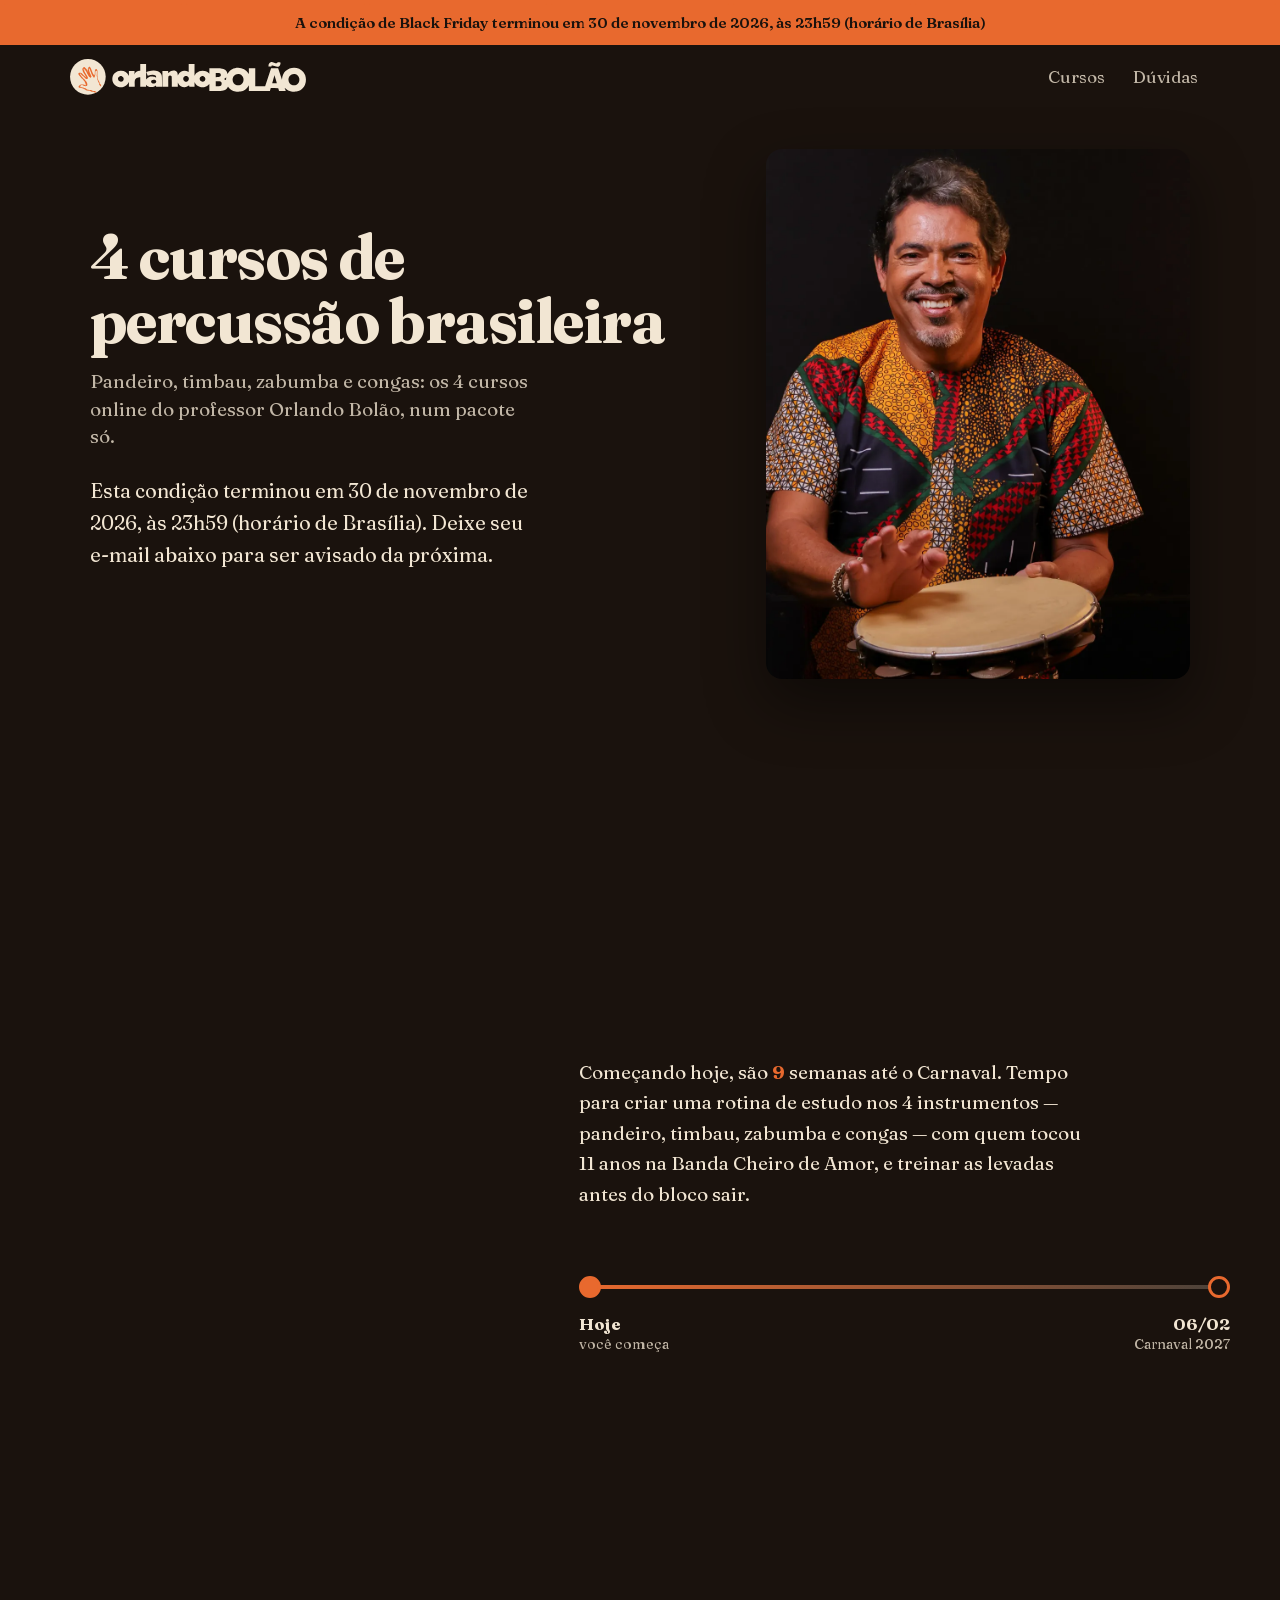
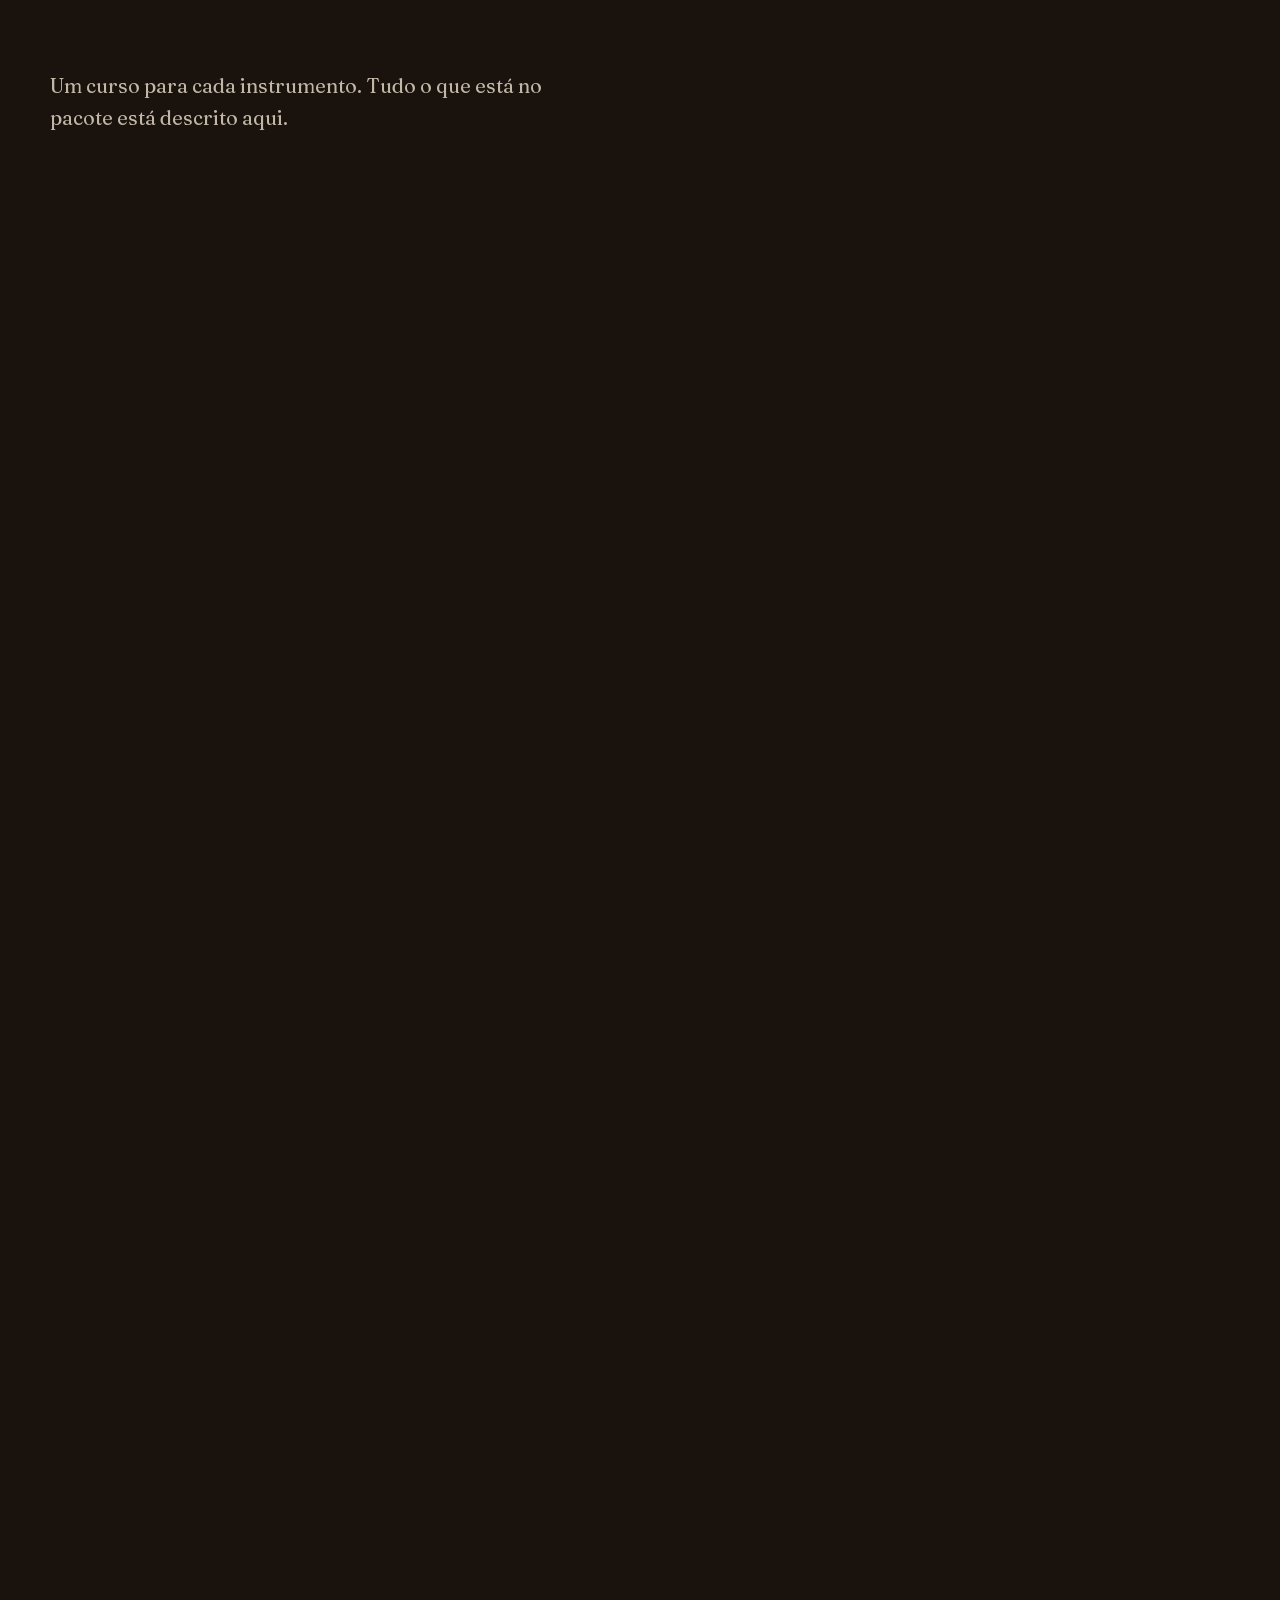
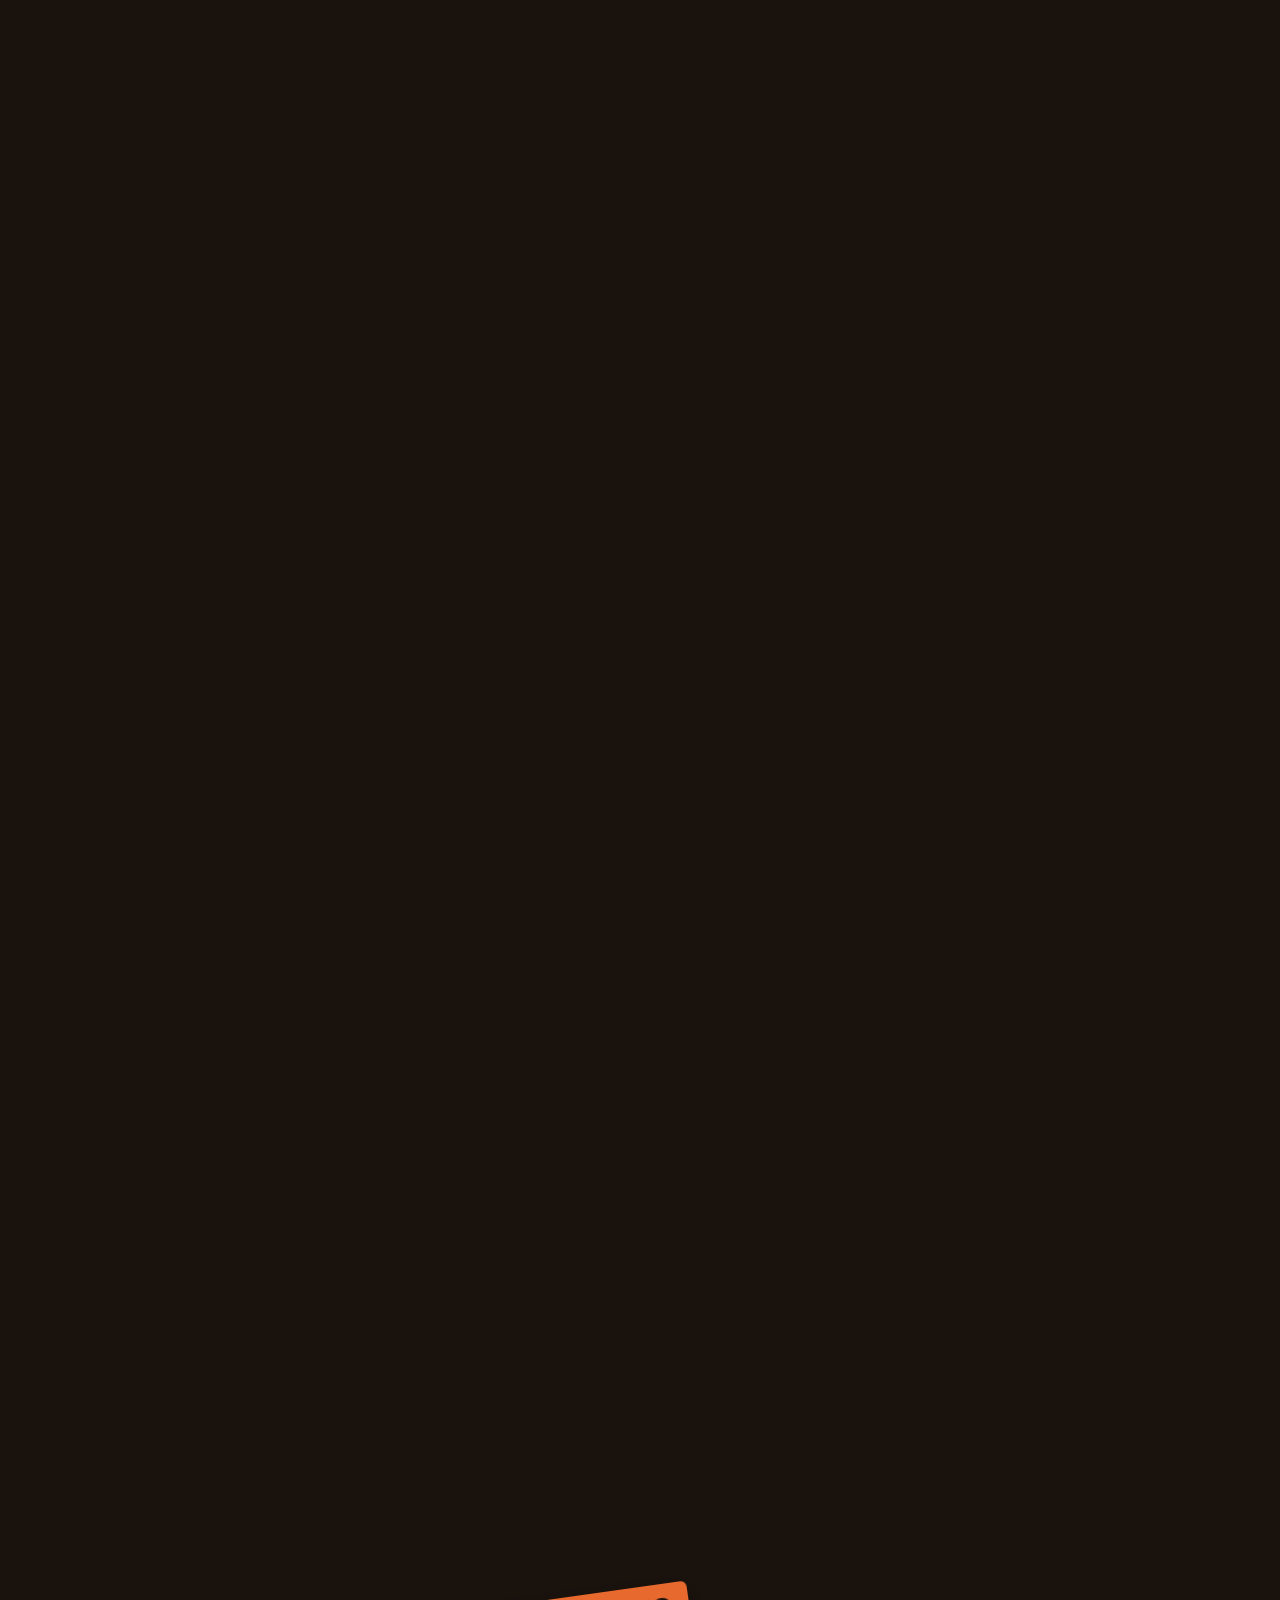
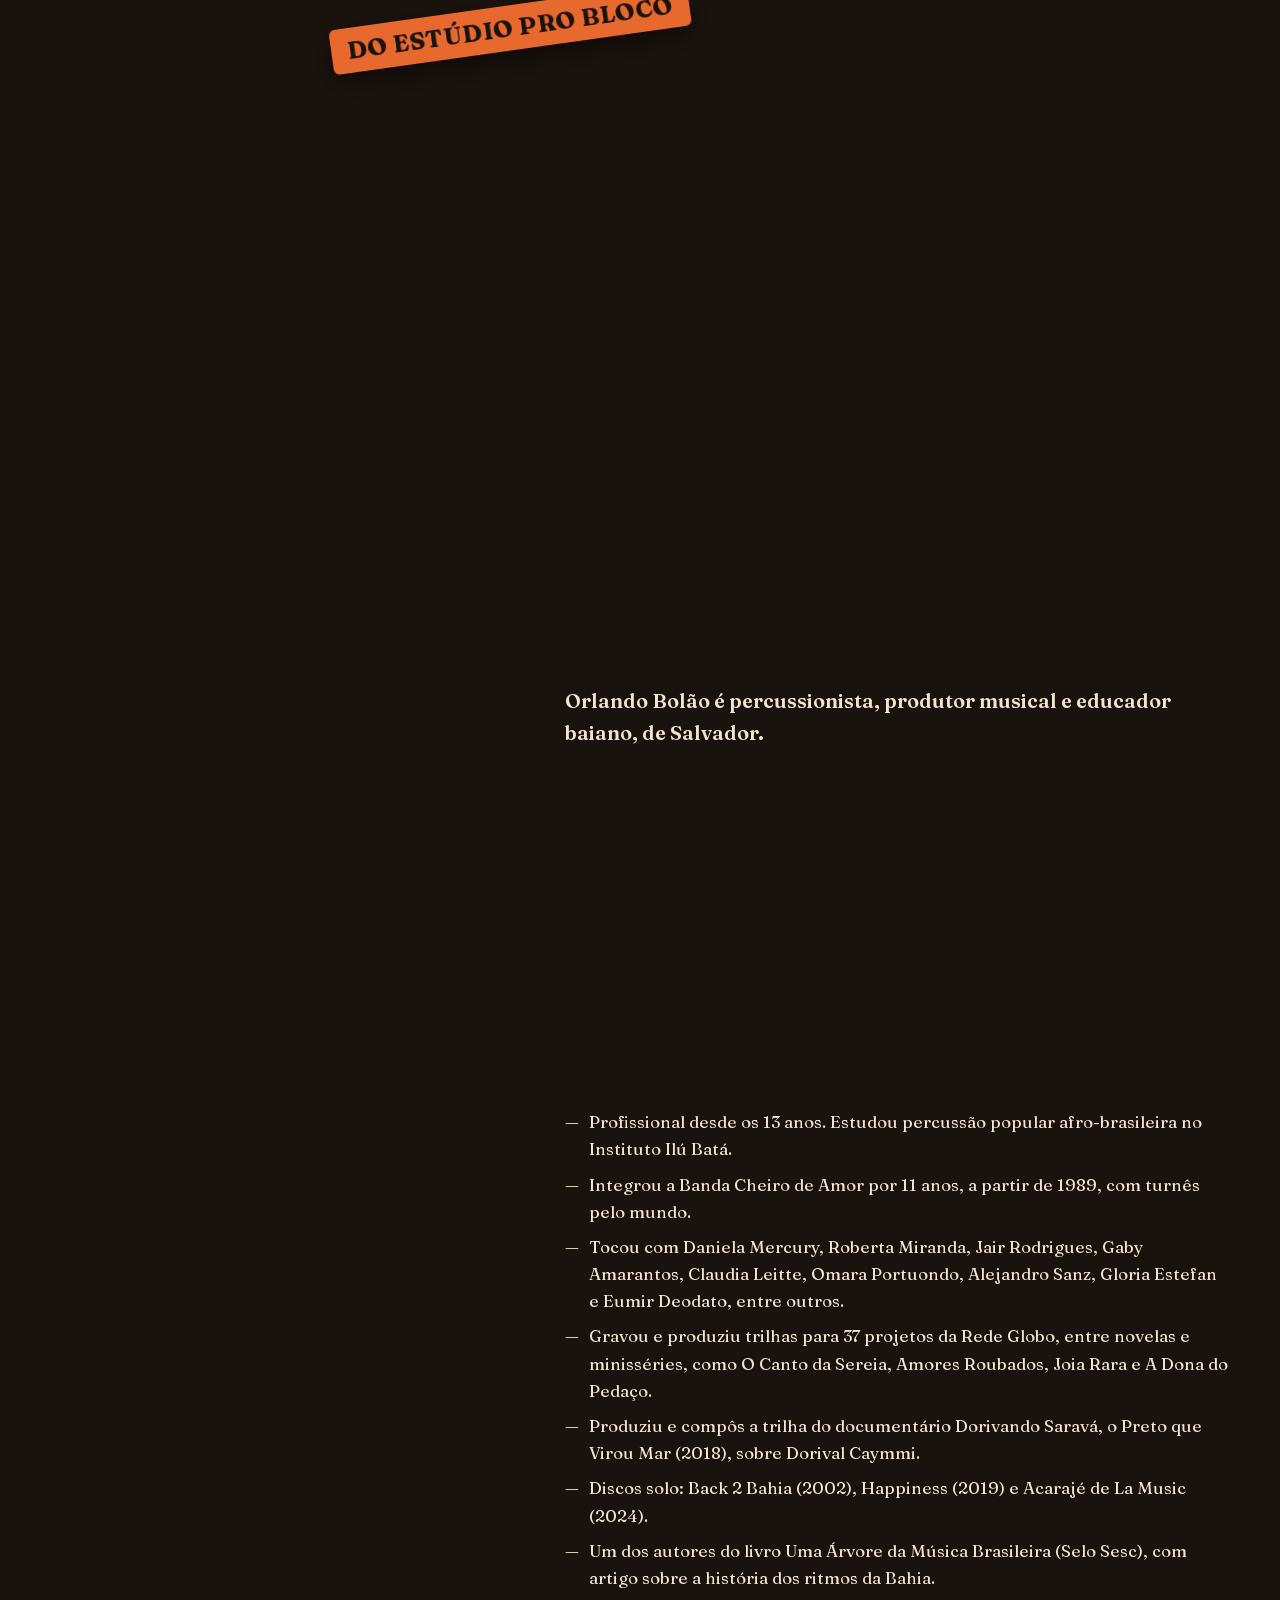
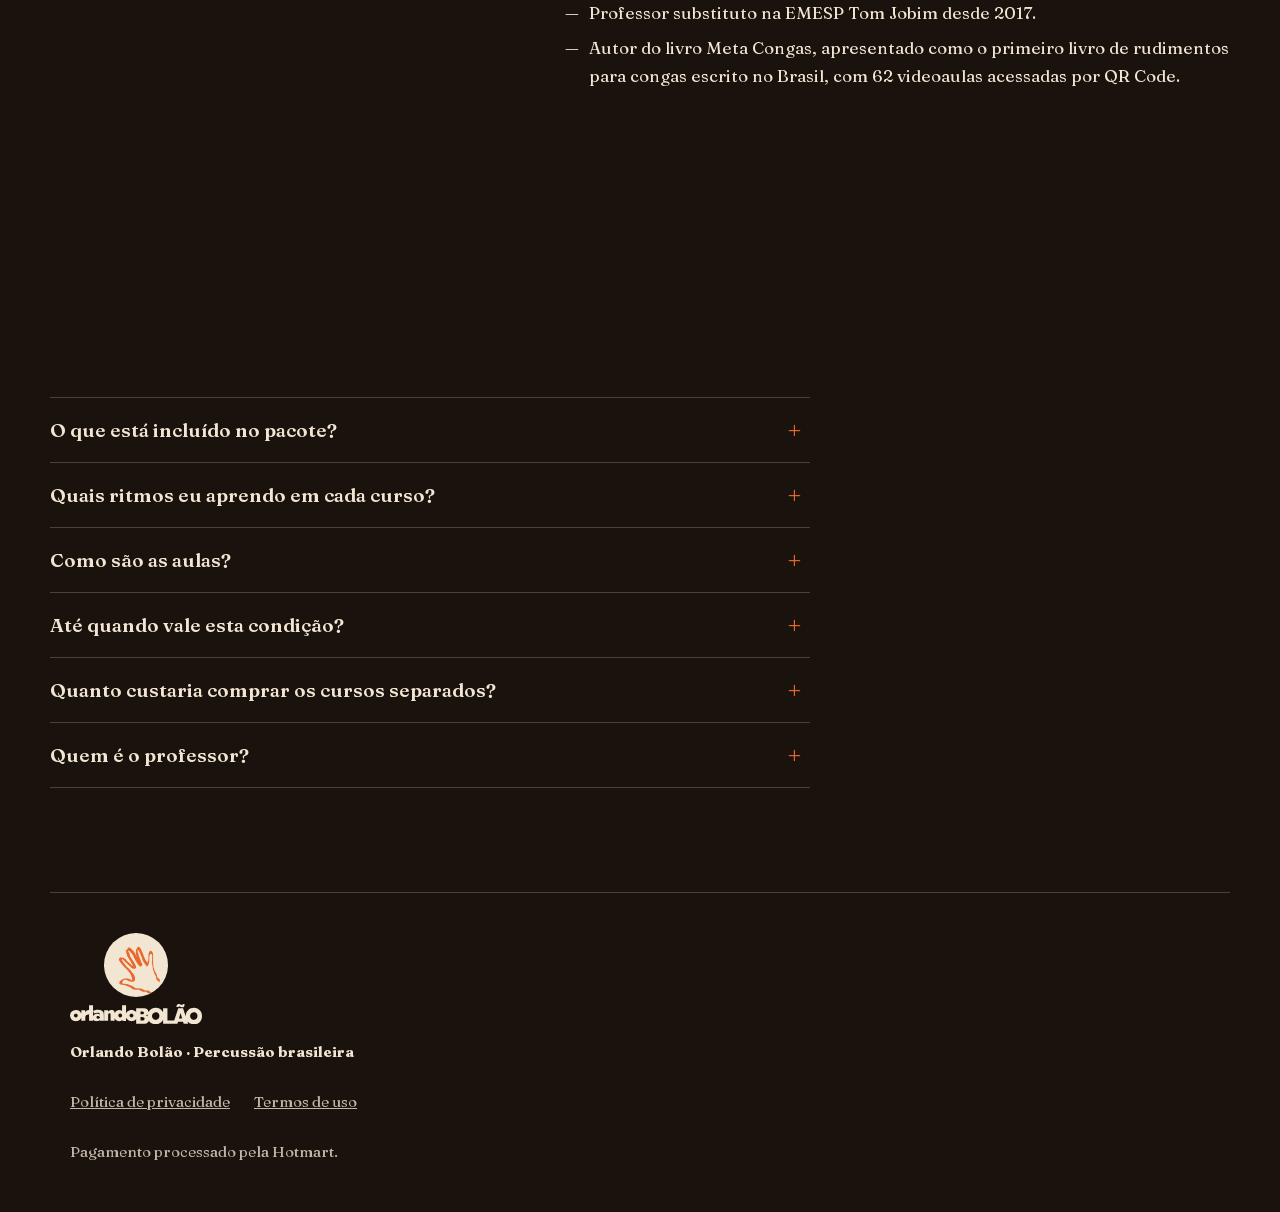
<file: index.html>
<!doctype html><html lang="pt-BR"><head><meta charset="utf-8"><meta name="robots" content="noindex, nofollow"><meta name="viewport" content="width=device-width, initial-scale=1"><title>Prévia — Black Friday</title><meta http-equiv="refresh" content="0; url=blackfriday/"></head><body><p><a href="blackfriday/">Abrir a página</a></p></body></html>
</file>
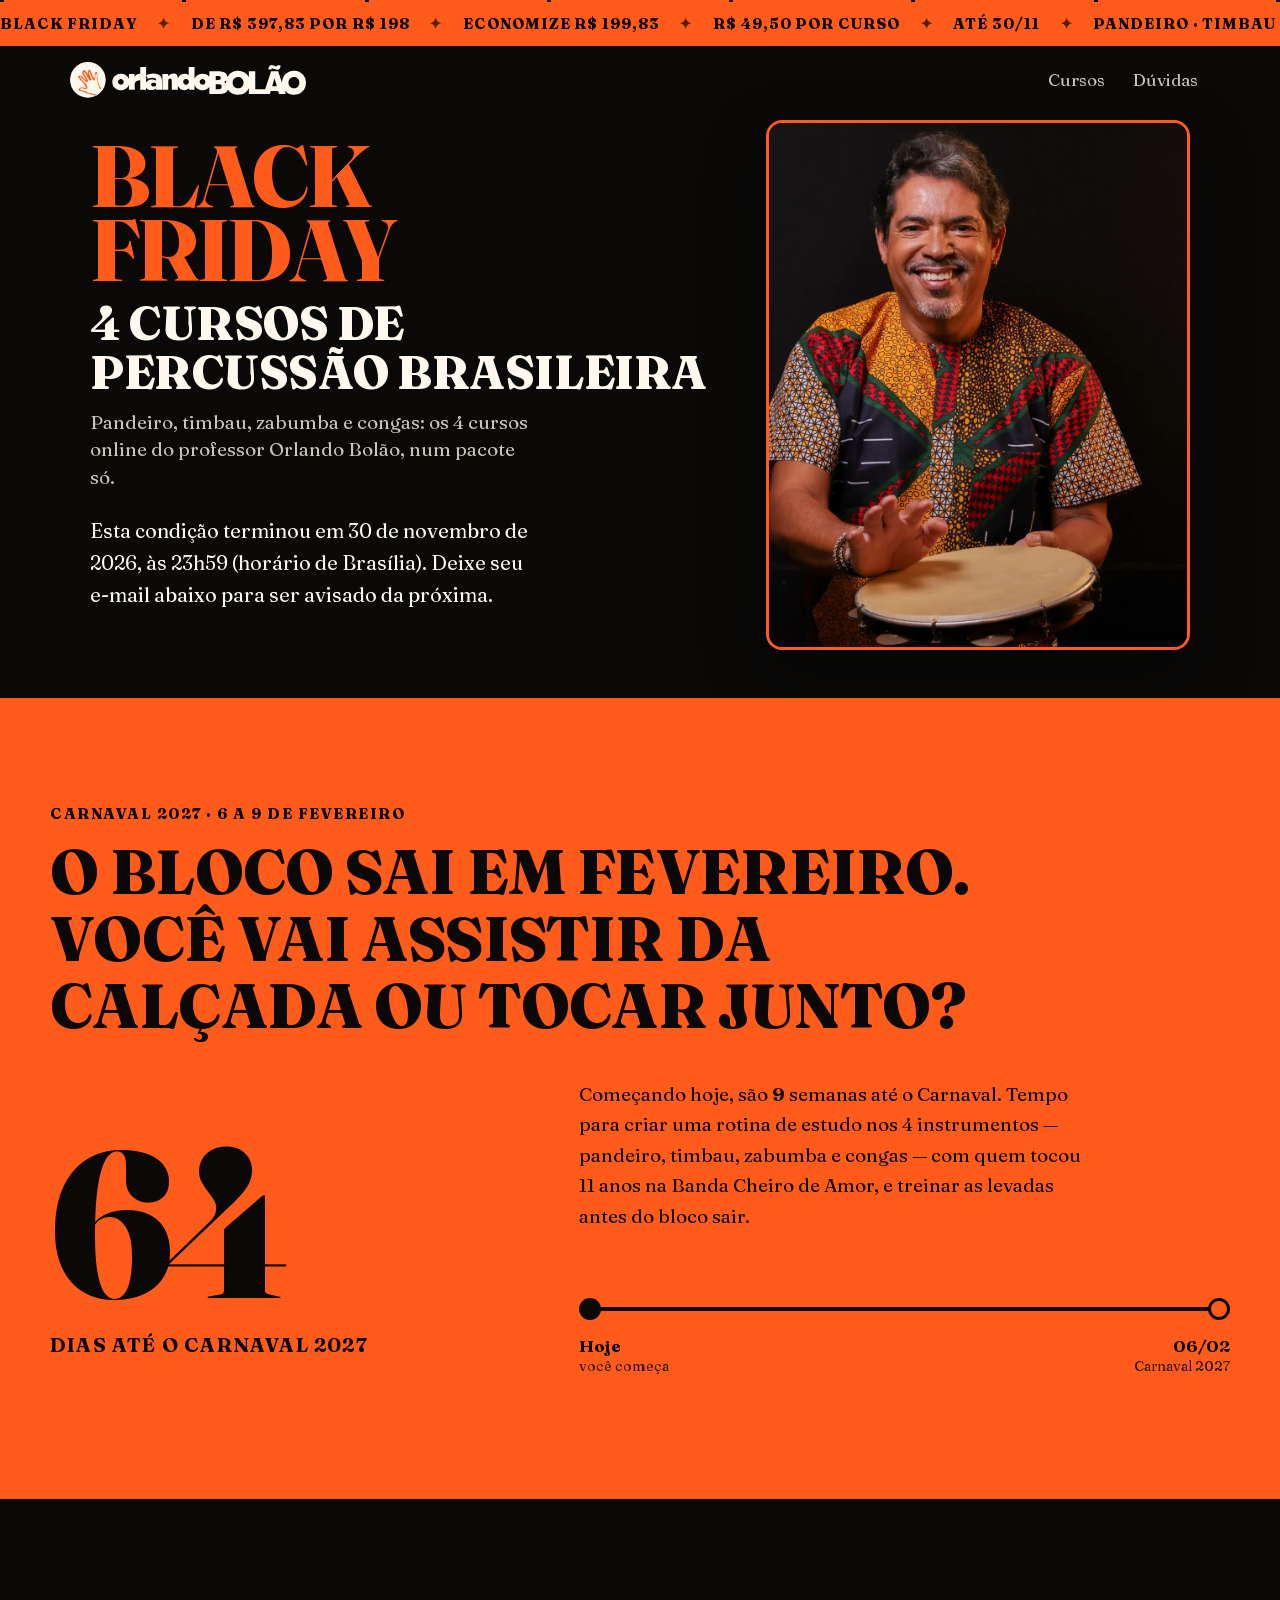
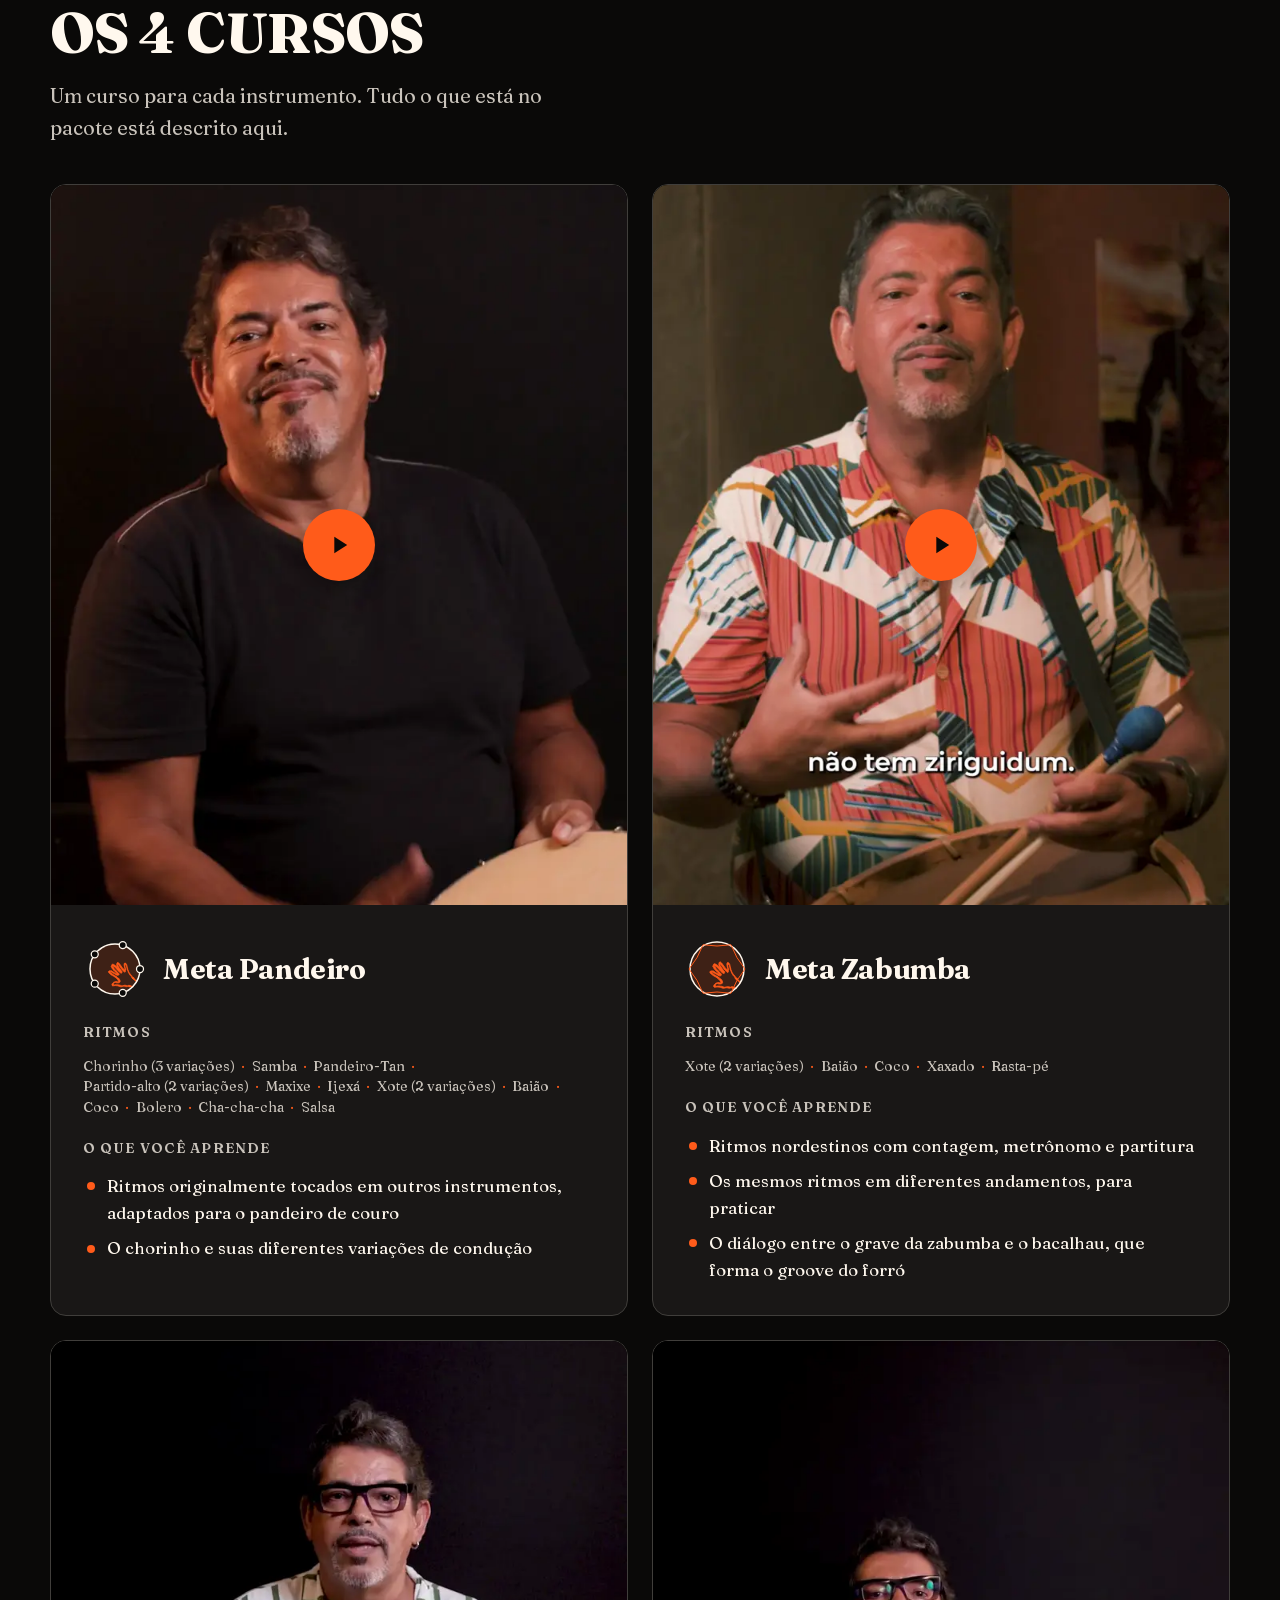
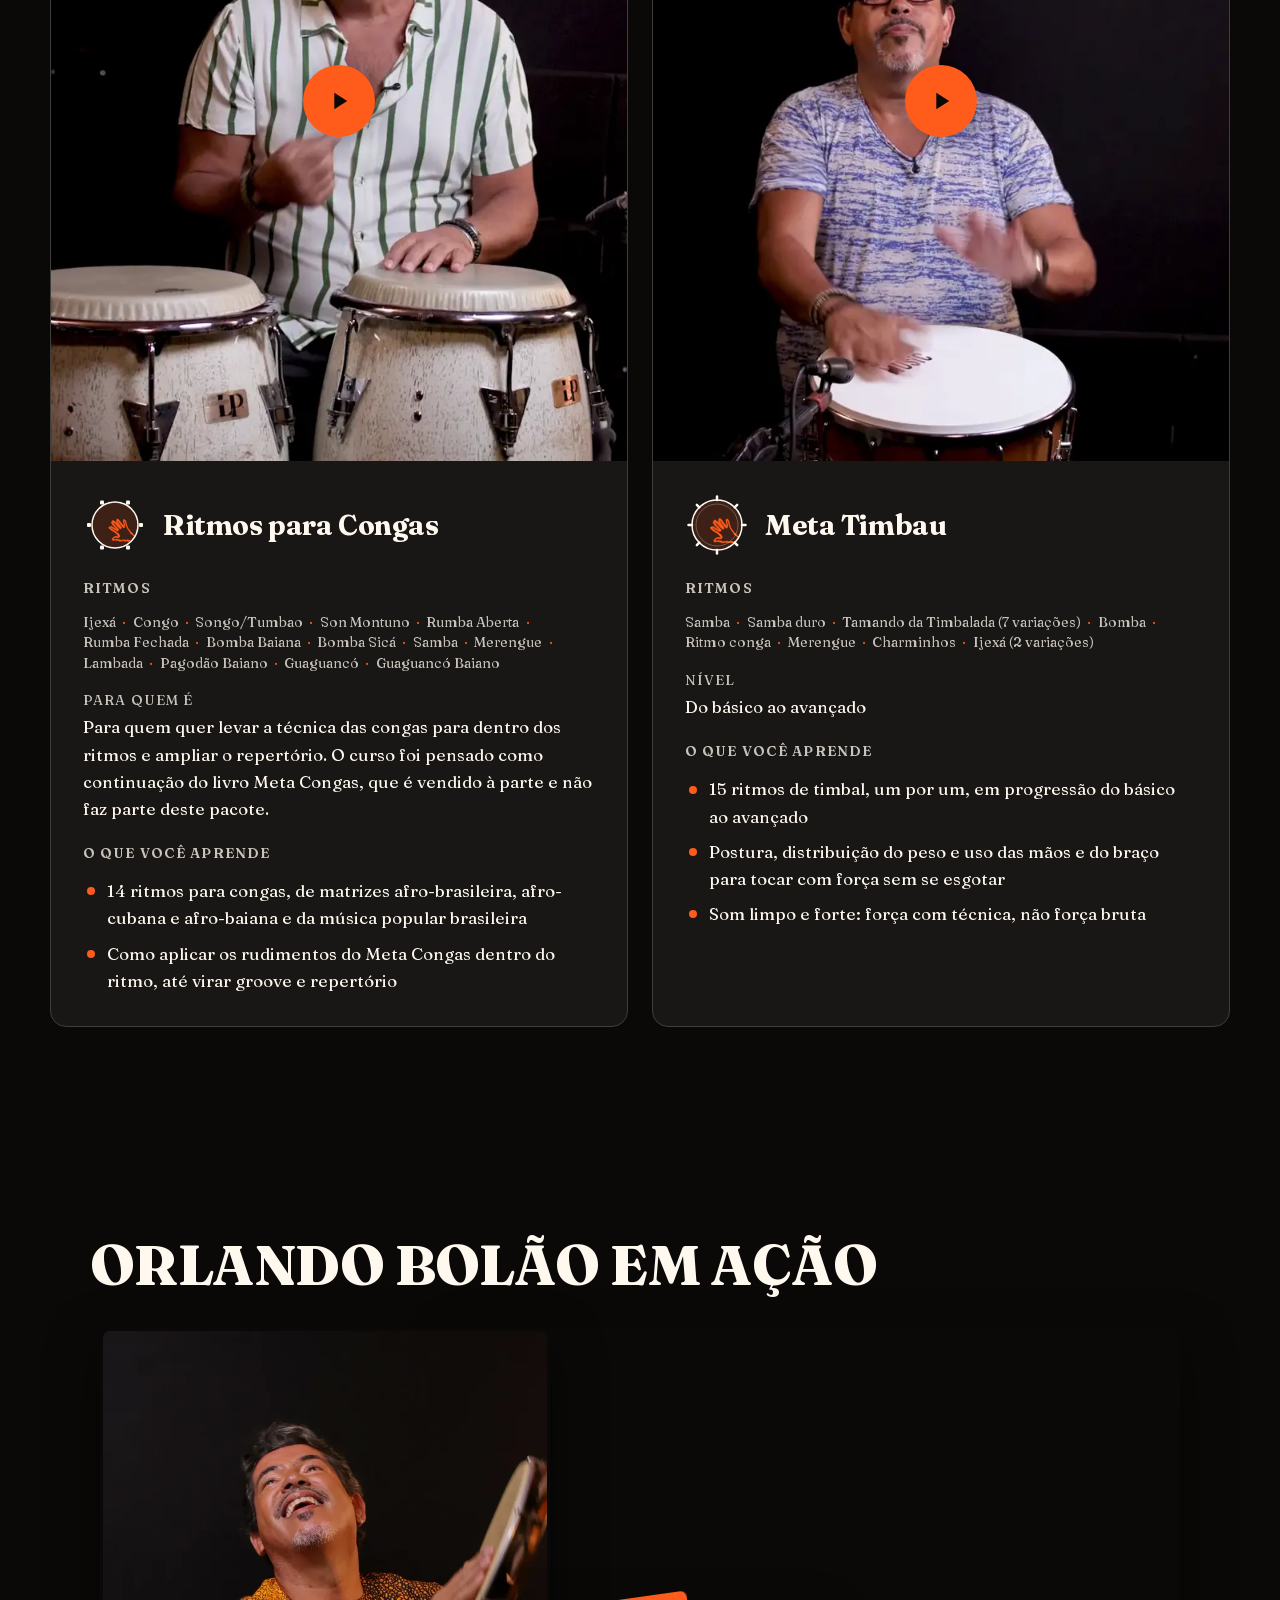
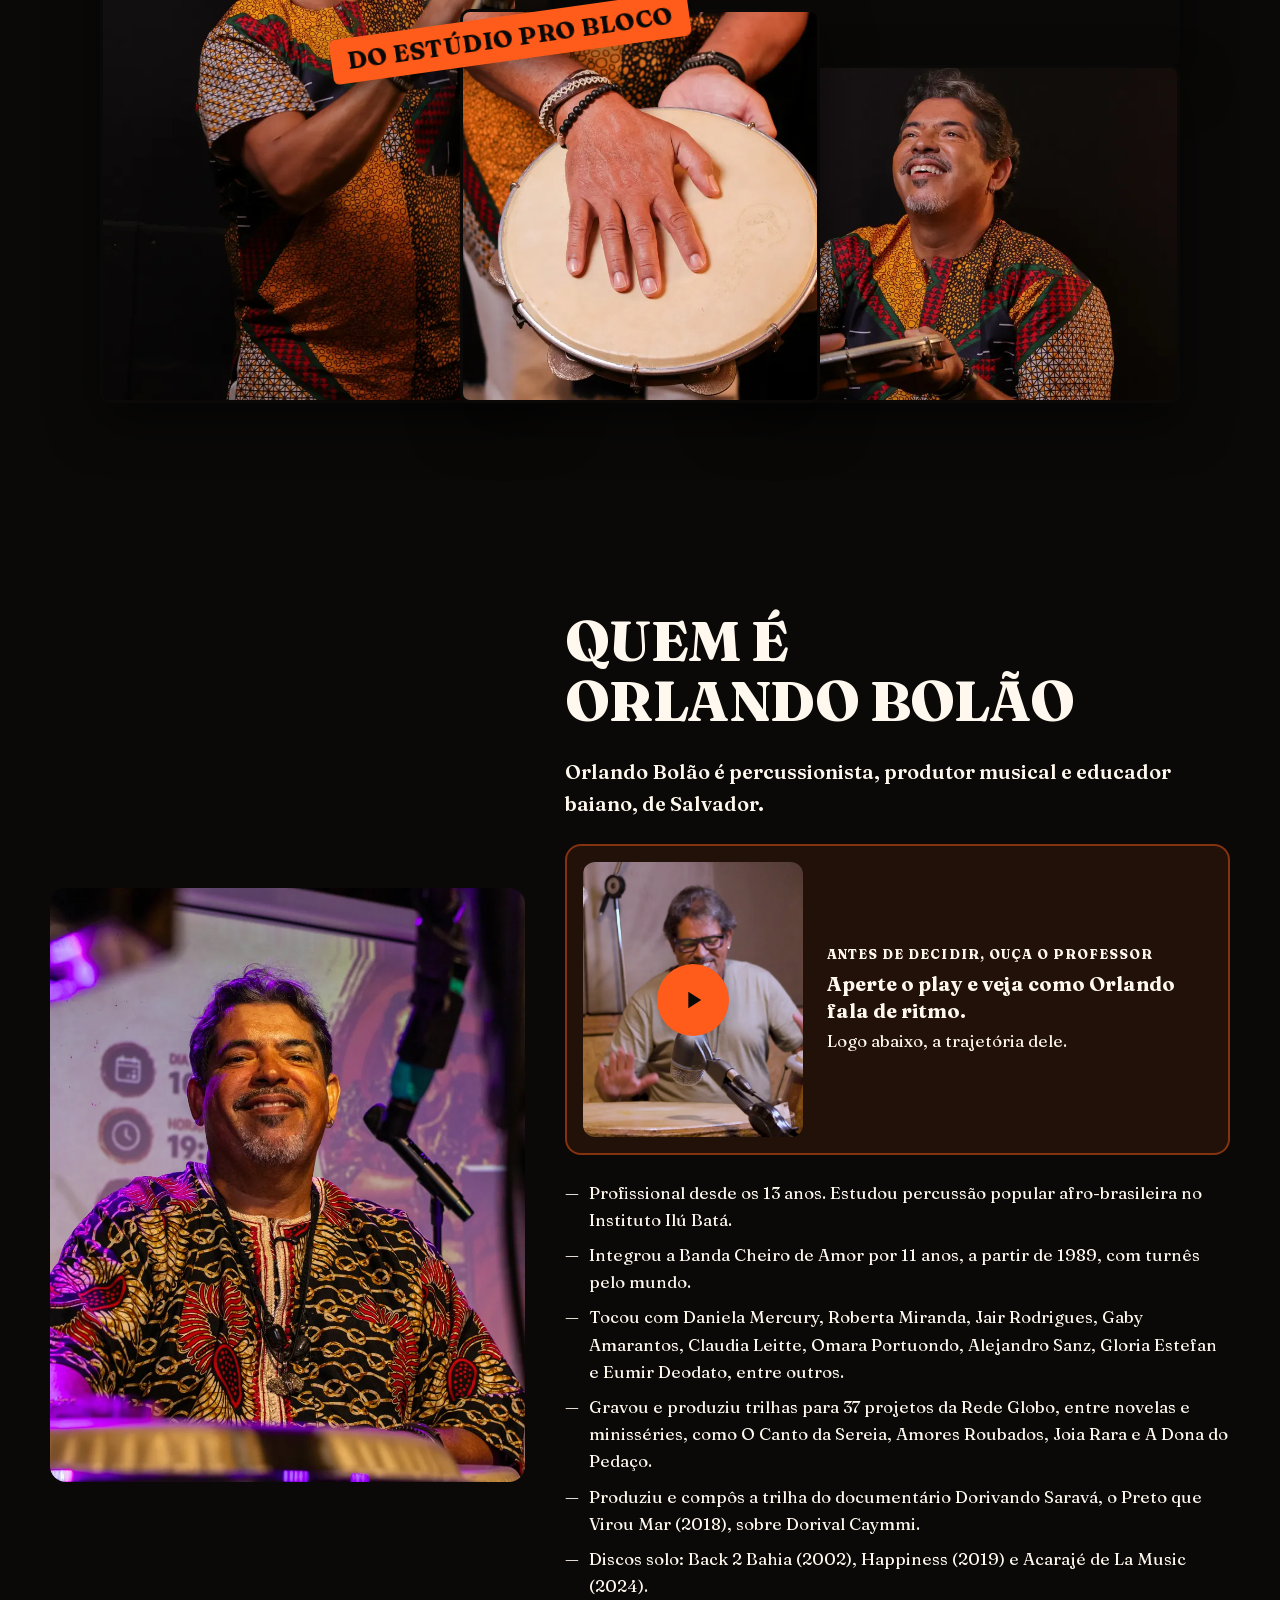
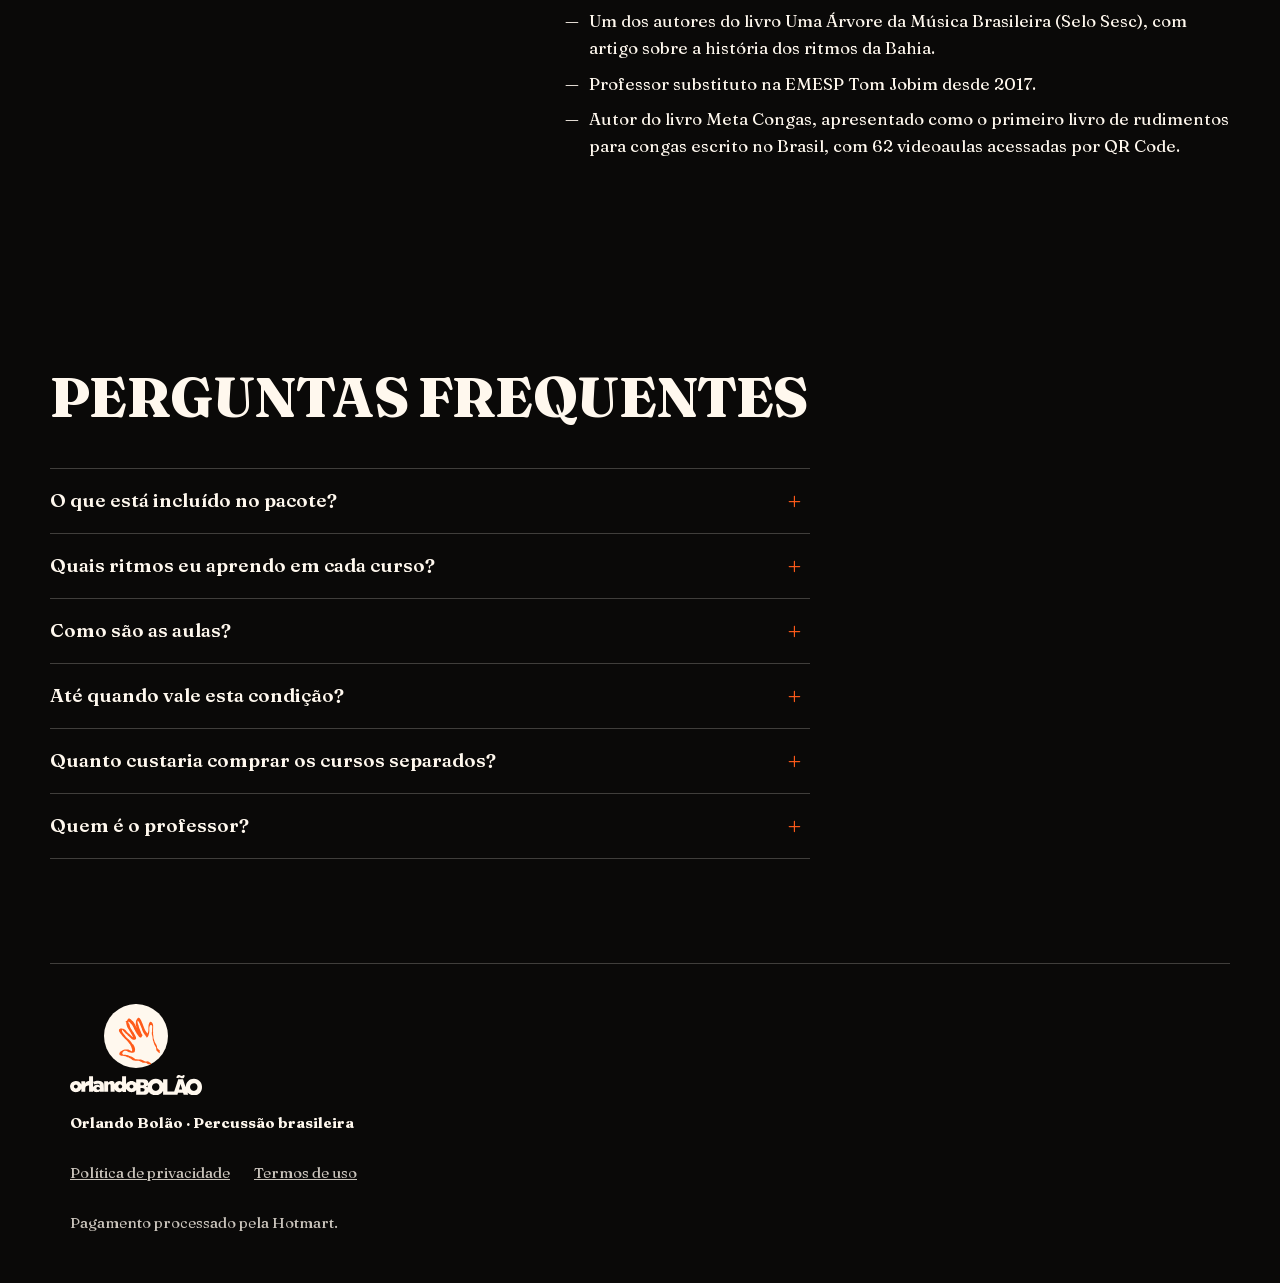
<file: blackfriday-b/index.html>
<!DOCTYPE html>
<html lang="pt-BR">
<head>
<meta charset="utf-8">
<meta name="viewport" content="width=device-width, initial-scale=1">
<script>try{if(!/[?&]var=a(&|$)/i.test(location.search))document.cookie="bf26_var=b;path=/;max-age=2592000;samesite=lax"}catch(e){}</script>
<title>Black Friday: 4 cursos de percussão por R$ 198 | Orlando Bolão</title>
<meta name="description" content="Meta Pandeiro, Meta Timbau, Meta Zabumba e Ritmos para Congas: os 4 cursos online do professor Orlando Bolão por R$ 198 (R$ 49,50 por curso), até 30/11.">
<meta name="theme-color" content="#0A0908">
<link rel="icon" href="favicon.svg" type="image/svg+xml">
<link rel="preload" href="fonts/fraunces-latin.woff2" as="font" type="font/woff2" crossorigin>
<style>:root{--fundo:#0A0908;--texto:#FFF8EE;--destaque:#FF5B1A;--superficie:#191716;--linha:#403e3b;--suave:#c9c3bb;--botao-texto:#0A0908;--claro-fundo:#FFF8EE;--claro-texto:#0A0908;--claro-suave:#3b3936;--pos-bf:23.1%}</style>
<link rel="stylesheet" href="style.css">
<script>document.documentElement.classList.add('js')</script>
<meta name="robots" content="noindex, nofollow">
<meta property="og:type" content="product">
<meta property="og:locale" content="pt_BR">
<meta property="og:title" content="Black Friday: 4 cursos de percussão por R$ 198 | Orlando Bolão">
<meta property="og:description" content="Meta Pandeiro, Meta Timbau, Meta Zabumba e Ritmos para Congas: os 4 cursos online do professor Orlando Bolão por R$ 198 (R$ 49,50 por curso), até 30/11.">
<meta name="twitter:card" content="summary">
<meta name="twitter:title" content="Black Friday: 4 cursos de percussão por R$ 198 | Orlando Bolão">
<meta name="twitter:description" content="Meta Pandeiro, Meta Timbau, Meta Zabumba e Ritmos para Congas: os 4 cursos online do professor Orlando Bolão por R$ 198 (R$ 49,50 por curso), até 30/11.">
<script type="application/ld+json">{
 "@context": "https://schema.org",
 "@graph": [
  {
   "@type": "Person",
   "@id": "#orlando-bolao",
   "name": "Orlando Bolão",
   "jobTitle": "Professor de percussão brasileira",
   "description": "Orlando Bolão é percussionista, produtor musical e educador baiano, de Salvador."
  },
  {
   "@type": "Product",
   "name": "Combo 4 cursos de percussão — Orlando Bolão",
   "description": "Os 4 cursos online de percussão brasileira do professor Orlando Bolão: Meta Pandeiro, Meta Timbau, Meta Zabumba, Ritmos para Congas.",
   "brand": {
    "@type": "Brand",
    "name": "Orlando Bolão"
   },
   "offers": {
    "@type": "Offer",
    "price": "198.00",
    "priceCurrency": "BRL",
    "availability": "https://schema.org/InStock",
    "priceValidUntil": "2026-11-30"
   }
  },
  {
   "@type": "Course",
   "name": "Meta Pandeiro",
   "description": "Curso online de pandeiro do professor Orlando Bolão.",
   "provider": {
    "@type": "Person",
    "name": "Orlando Bolão"
   },
   "inLanguage": "pt-BR",
   "teaches": [
    "Ritmos originalmente tocados em outros instrumentos, adaptados para o pandeiro de couro",
    "O chorinho e suas diferentes variações de condução"
   ]
  },
  {
   "@type": "Course",
   "name": "Meta Timbau",
   "description": "Curso online de timbau do professor Orlando Bolão.",
   "provider": {
    "@type": "Person",
    "name": "Orlando Bolão"
   },
   "inLanguage": "pt-BR",
   "educationalLevel": "Do básico ao avançado",
   "teaches": [
    "15 ritmos de timbal, um por um, em progressão do básico ao avançado",
    "Postura, distribuição do peso e uso das mãos e do braço para tocar com força sem se esgotar",
    "Som limpo e forte: força com técnica, não força bruta"
   ]
  },
  {
   "@type": "Course",
   "name": "Meta Zabumba",
   "description": "Curso online de zabumba do professor Orlando Bolão.",
   "provider": {
    "@type": "Person",
    "name": "Orlando Bolão"
   },
   "inLanguage": "pt-BR",
   "teaches": [
    "Ritmos nordestinos com contagem, metrônomo e partitura",
    "Os mesmos ritmos em diferentes andamentos, para praticar",
    "O diálogo entre o grave da zabumba e o bacalhau, que forma o groove do forró"
   ]
  },
  {
   "@type": "Course",
   "name": "Ritmos para Congas",
   "description": "Para quem quer levar a técnica das congas para dentro dos ritmos e ampliar o repertório. O curso foi pensado como continuação do livro Meta Congas, que é vendido à parte e não faz parte deste pacote.",
   "provider": {
    "@type": "Person",
    "name": "Orlando Bolão"
   },
   "inLanguage": "pt-BR",
   "teaches": [
    "14 ritmos para congas, de matrizes afro-brasileira, afro-cubana e afro-baiana e da música popular brasileira",
    "Como aplicar os rudimentos do Meta Congas dentro do ritmo, até virar groove e repertório"
   ]
  },
  {
   "@type": "FAQPage",
   "mainEntity": [
    {
     "@type": "Question",
     "name": "O que está incluído no pacote?",
     "acceptedAnswer": {
      "@type": "Answer",
      "text": "Os 4 cursos online do professor Orlando Bolão, por R$ 198 no total (R$ 49,50 por curso): Meta Pandeiro, Meta Zabumba, Ritmos para Congas e Meta Timbau. O livro Meta Congas é vendido à parte e não faz parte deste pacote."
     }
    },
    {
     "@type": "Question",
     "name": "Quais ritmos eu aprendo em cada curso?",
     "acceptedAnswer": {
      "@type": "Answer",
      "text": "Meta Pandeiro: Chorinho (3 variações), Samba, Pandeiro-Tan, Partido-alto (2 variações), Maxixe, Ijexá, Xote (2 variações), Baião, Coco, Bolero, Cha-cha-cha, Salsa. Meta Zabumba: Xote (2 variações), Baião, Coco, Xaxado, Rasta-pé. Ritmos para Congas: Ijexá, Congo, Songo/Tumbao, Son Montuno, Rumba Aberta, Rumba Fechada, Bomba Baiana, Bomba Sicá, Samba, Merengue, Lambada, Pagodão Baiano, Guaguancó, Guaguancó Baiano. Meta Timbau: Samba, Samba duro, Tamando da Timbalada (7 variações), Bomba, Ritmo conga, Merengue, Charminhos, Ijexá (2 variações)."
     }
    },
    {
     "@type": "Question",
     "name": "Como são as aulas?",
     "acceptedAnswer": {
      "@type": "Answer",
      "text": "Meta Pandeiro: Uma coletânea de ritmos, originalmente tocados em diferentes instrumentos, adaptados para o pandeiro de couro. Começa pelo chorinho e suas variações de condução. Meta Zabumba: Seis ritmos divididos em oito aulas, com contagem, metrônomo, partitura na tela e três andamentos diferentes para praticar. Nos andamentos mais rápidos, os ritmos vêm acompanhados de triângulo e agogô. Ritmos para Congas: Aulas práticas em vídeo, em que Orlando apresenta e demonstra cada ritmo e suas levadas. Meta Timbau: Aulas separadas por ritmo, em ordem crescente de dificuldade, com partitura na tela, metrônomo e contagem em números para você se localizar dentro de cada compasso."
     }
    },
    {
     "@type": "Question",
     "name": "Até quando vale esta condição?",
     "acceptedAnswer": {
      "@type": "Answer",
      "text": "Até 30 de novembro de 2026, às 23h59 (horário de Brasília). Depois disso, o botão de compra desta página sai do ar e no lugar dele aparece o aviso de que a condição terminou."
     }
    },
    {
     "@type": "Question",
     "name": "Quanto custaria comprar os cursos separados?",
     "acceptedAnswer": {
      "@type": "Answer",
      "text": "Meta Pandeiro: R$ 99,99; Meta Zabumba: R$ 97,90; Ritmos para Congas: R$ 99,97; Meta Timbau: R$ 99,97. Somados, R$ 397,83. No pacote, R$ 198: R$ 199,83 a menos."
     }
    },
    {
     "@type": "Question",
     "name": "Quem é o professor?",
     "acceptedAnswer": {
      "@type": "Answer",
      "text": "Orlando Bolão é percussionista, produtor musical e educador baiano, de Salvador. Profissional desde os 13 anos. Estudou percussão popular afro-brasileira no Instituto Ilú Batá. Integrou a Banda Cheiro de Amor por 11 anos, a partir de 1989, com turnês pelo mundo. Tocou com Daniela Mercury, Roberta Miranda, Jair Rodrigues, Gaby Amarantos, Claudia Leitte, Omara Portuondo, Alejandro Sanz, Gloria Estefan e Eumir Deodato, entre outros. Gravou e produziu trilhas para 37 projetos da Rede Globo, entre novelas e minisséries, como O Canto da Sereia, Amores Roubados, Joia Rara e A Dona do Pedaço. Produziu e compôs a trilha do documentário Dorivando Saravá, o Preto que Virou Mar (2018), sobre Dorival Caymmi. Discos solo: Back 2 Bahia (2002), Happiness (2019) e Acarajé de La Music (2024). Um dos autores do livro Uma Árvore da Música Brasileira (Selo Sesc), com artigo sobre a história dos ritmos da Bahia. Professor substituto na EMESP Tom Jobim desde 2017. Autor do livro Meta Congas, apresentado como o primeiro livro de rudimentos para congas escrito no Brasil, com 62 videoaulas acessadas por QR Code."
     }
    }
   ]
  }
 ]
}</script>
</head>
<body class="layout-black">
<a class="pular" href="#conteudo">Pular para o conteúdo</a>
<div class="pulsacao" aria-hidden="true"><span data-para="topo"></span><span data-para="carnaval"></span><span data-para="cursos"></span><span data-para="preco"></span><span data-para="professor"></span><span data-para="faq"></span><span data-para="final"></span></div>
<p class="faixa"><span class="so-ativa">Black Friday · condição válida até 30 de novembro de 2026, às 23h59 (horário de Brasília)</span><span class="so-futura">Black Friday · a condição começa em </span><span class="so-encerrada">A condição de Black Friday terminou em 30 de novembro de 2026, às 23h59 (horário de Brasília)</span></p>
<div class="ticker" aria-hidden="true"><div class="ticker-trilho"><span><i>Black Friday</i><i>De R$ 397,83 por R$ 198</i><i>Economize R$ 199,83</i><i>R$ 49,50 por curso</i><i>Até 30/11</i><i>Pandeiro · Timbau · Zabumba · Congas</i></span><span><i>Black Friday</i><i>De R$ 397,83 por R$ 198</i><i>Economize R$ 199,83</i><i>R$ 49,50 por curso</i><i>Até 30/11</i><i>Pandeiro · Timbau · Zabumba · Congas</i></span></div></div>
<header class="cabecalho">
  <span class="marca"><svg class="logo logo-h" viewBox="0 0 2513 380" role="img" aria-label="Orlando Bolão"><g transform="translate(-148.1 -67.6) scale(0.31879)"><circle cx="1060.5" cy="808" r="596" class="m-circ"/><g transform="translate(0 1868) scale(0.1 -0.1)"><path class="m-mao" d="M11021 13983 c-60 -24 -251 -238 -279 -312 -3 -9 -22 -43 -42 -76 -20 -33 -43 -78 -50 -100 -7 -22 -21 -57 -31 -77 -12 -23 -19 -59 -19 -95 0 -32 -7 -115 -15 -184 -29 -266 -30 -380 0 -524 14 -71 33 -140 41 -153 16 -24 74 -215 74 -243 0 -9 10 -28 21 -43 12 -15 19 -30 15 -33 -9 -9 -36 18 -36 36 0 10 -11 28 -24 40 -13 13 -27 34 -31 48 -3 14 -16 40 -29 57 -30 40 -106 191 -106 210 0 42 -106 260 -165 341 -12 17 -25 38 -28 47 -9 24 -102 163 -146 217 -41 50 -52 67 -98 138 -18 27 -63 77 -100 110 -38 33 -133 124 -213 201 -116 113 -159 148 -215 176 -175 87 -298 108 -364 62 -20 -14 -42 -26 -47 -26 -26 0 -88 -96 -98 -152 -5 -27 -17 -45 -41 -64 -23 -17 -35 -35 -35 -50 0 -35 -52 -144 -69 -144 -8 0 -22 7 -32 16 -26 23 -56 9 -88 -41 -22 -35 -30 -41 -45 -33 -39 22 -64 -59 -35 -115 19 -36 62 -77 81 -77 33 0 44 -44 18 -77 -26 -33 -22 -89 14 -168 15 -34 21 -62 18 -88 -3 -27 3 -55 22 -96 17 -39 26 -76 26 -110 0 -39 9 -71 39 -134 22 -45 42 -104 46 -130 6 -43 61 -167 86 -191 5 -6 9 -16 9 -23 0 -13 24 -51 147 -240 29 -44 53 -84 53 -87 0 -3 25 -42 55 -88 30 -45 55 -86 55 -91 0 -5 20 -39 44 -76 24 -36 51 -81 60 -98 9 -18 29 -47 45 -65 28 -32 79 -117 149 -248 19 -36 44 -77 56 -92 12 -14 32 -45 46 -69 14 -23 35 -57 47 -76 13 -18 25 -46 29 -61 7 -32 50 -119 73 -147 10 -11 27 -47 40 -80 24 -63 42 -104 66 -145 20 -33 15 -75 -7 -75 -10 0 -80 57 -155 127 -271 250 -477 434 -552 494 -119 95 -417 402 -507 523 -63 84 -251 279 -278 287 -12 4 -61 26 -109 50 -49 24 -99 44 -112 44 -14 0 -59 11 -101 25 -42 14 -100 25 -128 25 -28 0 -91 9 -140 20 -110 24 -140 25 -191 1 -22 -10 -59 -21 -83 -25 -174 -27 -268 -186 -216 -366 8 -30 19 -79 24 -108 5 -30 15 -61 22 -70 8 -10 31 -51 52 -92 21 -41 55 -95 75 -120 21 -25 52 -70 71 -100 19 -30 60 -82 90 -115 31 -33 77 -89 103 -125 158 -220 412 -511 547 -625 26 -22 70 -67 98 -101 50 -60 75 -83 151 -139 23 -16 48 -39 56 -51 8 -12 47 -49 87 -82 90 -75 260 -262 328 -362 28 -41 85 -120 126 -175 41 -55 91 -125 111 -155 20 -30 51 -67 68 -82 55 -47 105 -130 110 -181 5 -55 30 -107 91 -190 24 -34 44 -70 44 -80 0 -11 9 -36 20 -56 21 -39 80 -214 80 -238 0 -8 9 -27 19 -42 11 -15 22 -45 26 -66 3 -22 18 -64 32 -93 25 -51 26 -58 20 -175 -12 -225 -47 -264 -171 -188 -18 12 -40 21 -49 21 -21 0 -82 36 -137 81 -25 20 -61 45 -80 54 -19 10 -64 37 -100 61 -103 68 -204 84 -532 84 -242 0 -263 -1 -292 -20 -23 -14 -64 -22 -143 -30 -140 -13 -282 -63 -328 -116 -12 -13 -69 -52 -180 -122 -201 -127 -251 -175 -289 -278 -16 -44 -38 -89 -48 -101 -11 -11 -22 -41 -25 -65 -3 -23 -12 -55 -19 -70 -27 -53 -1 -118 87 -221 102 -120 171 -147 370 -144 101 1 149 -3 194 -16 33 -10 117 -22 187 -27 90 -7 138 -15 165 -29 22 -11 72 -22 118 -26 53 -5 89 -13 107 -26 14 -10 37 -19 51 -19 13 0 36 -9 50 -20 14 -11 61 -34 104 -51 43 -16 96 -38 118 -49 22 -10 64 -24 94 -30 30 -6 59 -14 65 -19 6 -4 25 -11 41 -15 17 -4 77 -37 133 -72 111 -70 156 -97 212 -126 19 -10 52 -30 72 -45 77 -59 131 -100 219 -169 68 -55 101 -73 133 -78 23 -4 53 -13 67 -20 14 -7 50 -19 80 -26 30 -7 74 -19 99 -27 25 -8 99 -19 165 -24 66 -5 149 -12 184 -15 35 -4 134 -1 220 6 161 13 189 11 291 -24 75 -25 173 -56 211 -66 84 -22 336 -154 387 -202 80 -77 153 -91 497 -93 l271 -2 57 -33 c32 -18 70 -48 84 -67 15 -19 58 -52 97 -74 39 -22 94 -54 121 -72 73 -46 231 -53 299 -13 62 36 119 31 87 -8 -36 -43 49 -33 119 15 63 43 67 48 48 67 -9 9 -8 16 5 30 39 43 17 81 -78 127 -41 21 -103 62 -136 91 -56 51 -221 164 -290 200 -36 18 -104 13 -219 -19 -56 -15 -105 -20 -195 -20 -140 0 -182 12 -253 72 -59 50 -259 154 -377 197 -49 17 -108 39 -130 48 -22 8 -51 15 -65 16 -14 0 -40 9 -58 20 -33 20 -43 22 -268 41 -97 8 -143 7 -174 -1 -78 -21 -199 -18 -257 8 -46 20 -66 22 -190 20 -167 -2 -195 8 -343 123 -52 41 -118 90 -146 109 -161 110 -225 150 -239 150 -9 0 -43 22 -78 49 -77 60 -129 87 -187 96 -25 4 -62 15 -83 26 -21 10 -52 19 -70 19 -20 0 -47 10 -67 25 -19 14 -46 25 -60 25 -14 0 -35 7 -46 15 -81 56 -291 135 -362 135 -12 0 -49 9 -80 19 -32 11 -115 25 -186 31 -71 6 -172 20 -225 31 -53 11 -149 22 -213 24 -136 4 -126 0 -206 87 -93 101 -96 162 -16 323 56 112 104 171 182 221 32 20 69 45 84 55 56 39 117 52 238 50 152 -3 191 -13 277 -71 40 -28 75 -50 79 -50 3 0 35 -20 70 -45 36 -25 77 -48 91 -51 15 -4 42 -18 61 -31 19 -12 40 -23 47 -23 7 0 32 -9 56 -20 24 -11 59 -20 76 -20 18 0 60 -9 93 -21 32 -11 94 -24 137 -28 43 -4 93 -15 110 -25 40 -20 134 -21 173 -1 16 8 61 17 102 21 85 7 241 53 313 92 55 30 75 59 75 113 0 20 7 55 15 78 52 149 70 388 35 480 -12 29 -28 83 -36 120 -8 36 -25 82 -38 101 -15 23 -25 57 -28 97 -5 49 -13 72 -45 120 -22 32 -43 74 -47 94 -3 20 -26 65 -51 100 -25 35 -45 69 -45 75 0 18 -42 52 -90 73 -45 20 -67 43 -125 132 -16 25 -48 68 -70 95 -22 27 -58 76 -80 109 -106 164 -392 480 -540 595 -51 40 -470 455 -553 549 -75 85 -132 158 -132 171 0 5 -25 38 -56 72 -31 35 -71 84 -88 109 -17 26 -68 92 -113 148 -219 269 -309 473 -288 652 14 123 54 119 155 -16 21 -27 50 -61 65 -75 15 -14 55 -61 90 -105 34 -44 84 -100 111 -124 27 -25 79 -80 115 -124 36 -43 79 -86 95 -96 16 -10 56 -43 89 -75 33 -31 80 -71 105 -89 24 -17 76 -64 115 -102 38 -39 93 -88 120 -110 49 -38 77 -64 315 -285 126 -116 306 -299 349 -354 36 -45 112 -109 160 -133 20 -10 48 -26 64 -36 19 -13 64 -22 145 -31 64 -7 127 -17 139 -24 72 -39 325 58 376 145 22 38 26 144 11 268 -8 65 -18 94 -52 153 -23 41 -42 76 -42 78 0 11 -80 173 -89 178 -5 4 -13 21 -16 39 -8 37 -28 73 -96 174 -27 39 -49 76 -49 83 0 6 -11 28 -25 48 -14 20 -25 42 -25 48 0 14 -54 102 -134 219 -32 47 -70 107 -84 133 -14 26 -40 64 -58 86 -18 21 -42 57 -54 80 -12 22 -34 64 -50 91 -16 28 -34 61 -41 75 -7 14 -29 45 -48 69 -43 54 -75 104 -96 151 -25 55 -54 109 -103 188 -32 53 -46 88 -52 130 -4 31 -17 77 -28 102 -12 25 -22 63 -22 86 0 30 -8 53 -31 83 -26 37 -31 53 -33 114 -3 93 -34 159 -92 200 -24 17 -48 44 -54 60 -5 17 -24 52 -41 79 l-32 49 18 39 c17 38 17 79 0 123 -6 13 -2 17 16 17 46 0 111 -44 213 -143 57 -56 147 -142 200 -192 53 -49 107 -104 119 -121 12 -17 47 -65 78 -105 114 -152 247 -358 284 -439 21 -47 43 -92 51 -100 12 -14 23 -41 64 -155 10 -27 33 -77 52 -110 19 -34 40 -75 46 -93 6 -17 24 -51 40 -74 38 -55 102 -176 102 -192 0 -19 67 -143 105 -196 18 -25 40 -61 49 -80 29 -64 76 -142 122 -204 25 -34 74 -106 109 -161 119 -187 241 -351 290 -391 20 -16 69 -59 109 -96 88 -80 160 -118 236 -125 53 -5 58 -3 100 32 51 43 86 90 96 130 4 15 27 53 52 83 50 61 92 155 92 204 0 22 -12 51 -35 83 -44 62 -95 140 -117 180 -35 64 -88 178 -88 191 0 7 -11 34 -25 60 -14 26 -25 55 -25 64 0 16 -21 67 -71 176 -10 22 -19 48 -19 58 0 9 -11 34 -25 54 -14 20 -25 44 -25 52 0 8 -8 31 -19 50 -10 19 -22 50 -26 69 -4 19 -16 48 -26 65 -10 17 -19 38 -19 46 0 8 -10 33 -21 55 -12 22 -28 63 -35 90 -18 71 -53 165 -70 189 -8 11 -14 39 -14 61 -1 22 -10 65 -21 95 -11 30 -25 78 -30 107 -5 28 -18 72 -29 98 -11 26 -20 54 -20 63 0 10 -11 37 -24 62 -28 54 -76 190 -76 217 0 11 -9 53 -20 94 -21 79 -29 369 -11 398 23 35 130 -63 175 -160 9 -19 27 -52 40 -74 14 -22 35 -60 48 -85 13 -25 41 -69 61 -99 20 -29 37 -58 37 -65 0 -6 12 -33 25 -61 14 -27 25 -57 25 -65 0 -8 9 -29 19 -46 10 -17 22 -51 26 -75 8 -48 35 -107 70 -154 12 -16 25 -43 29 -60 4 -16 15 -48 25 -70 19 -41 32 -74 58 -155 8 -25 34 -85 57 -135 64 -135 87 -195 97 -245 4 -25 17 -71 28 -102 12 -32 21 -65 21 -75 0 -10 31 -81 69 -158 39 -77 75 -160 81 -185 7 -25 31 -74 54 -110 24 -36 77 -119 119 -185 42 -66 93 -142 113 -169 21 -27 62 -85 91 -130 30 -44 65 -92 78 -106 37 -41 125 -162 125 -174 0 -6 9 -22 20 -36 11 -14 20 -32 20 -41 0 -15 35 -68 74 -111 22 -25 66 -7 111 45 20 23 63 71 96 107 60 66 102 146 115 220 3 19 15 51 26 70 13 22 22 61 25 110 3 41 14 91 23 110 79 160 116 509 90 835 -29 351 40 672 175 823 49 55 76 64 111 37 10 -8 40 -17 66 -21 72 -10 149 -82 171 -161 25 -90 32 -296 11 -358 -20 -63 -29 -322 -17 -520 10 -152 0 -230 -34 -267 -29 -32 -24 -440 6 -516 12 -29 21 -61 21 -70 0 -10 11 -33 23 -52 15 -22 26 -57 30 -95 3 -33 15 -85 25 -115 18 -52 23 -101 38 -370 7 -142 33 -297 55 -340 11 -19 19 -44 19 -55 0 -11 11 -42 25 -70 13 -27 25 -59 25 -70 0 -11 9 -33 19 -49 12 -17 23 -57 27 -95 3 -36 13 -79 21 -95 19 -37 51 -127 69 -196 14 -49 37 -106 68 -165 5 -11 17 -34 26 -51 9 -17 26 -44 38 -59 12 -15 22 -34 22 -42 0 -31 88 -180 158 -267 57 -71 70 -123 82 -351 7 -122 17 -209 25 -225 7 -14 16 -40 20 -58 4 -21 21 -44 47 -65 113 -90 268 -245 268 -266 0 -4 20 -20 44 -35 25 -16 68 -54 95 -86 75 -87 125 -89 161 -7 24 56 19 157 -10 194 -25 33 -25 47 4 108 20 44 21 54 10 80 -7 17 -20 51 -29 77 -14 42 -21 49 -55 58 -23 6 -49 24 -65 43 -15 17 -50 52 -79 77 -29 25 -103 97 -164 162 l-112 116 0 150 c0 137 -2 153 -23 193 -13 24 -38 82 -56 129 -18 47 -45 107 -58 135 -27 52 -31 58 -113 164 -28 35 -50 71 -50 79 0 8 -22 54 -50 102 -27 48 -50 94 -50 101 0 8 -8 28 -18 44 -10 17 -22 44 -26 60 -4 17 -14 37 -22 46 -8 9 -21 47 -28 85 -8 38 -21 89 -30 113 -9 24 -16 53 -16 65 0 11 -7 34 -16 51 -8 16 -20 52 -25 80 -5 27 -21 73 -34 100 -51 108 -53 121 -59 340 -4 165 -9 226 -25 285 -11 41 -22 102 -26 135 -3 33 -13 83 -22 112 -14 48 -14 56 1 93 15 37 15 69 4 336 -9 241 -9 313 2 388 13 93 16 683 4 831 -6 74 -42 202 -74 271 -11 22 -20 45 -20 51 0 63 -174 275 -237 288 -15 3 -56 13 -90 21 -110 25 -138 15 -207 -74 -88 -115 -146 -231 -174 -347 -61 -255 -65 -295 -69 -810 -4 -357 -8 -486 -17 -505 -7 -14 -27 -52 -45 -85 -25 -47 -34 -79 -40 -145 -8 -83 -48 -190 -71 -190 -5 0 -24 18 -42 41 -18 23 -51 62 -73 88 -23 26 -54 68 -70 94 -17 26 -60 88 -97 138 -38 49 -68 96 -68 103 0 8 -7 20 -17 27 -9 8 -22 28 -30 44 -7 17 -27 53 -43 80 -47 79 -100 192 -100 213 0 11 -8 30 -18 43 -27 34 -70 133 -78 177 -4 20 -17 58 -30 84 -13 26 -24 54 -24 63 0 19 -35 121 -70 205 -14 36 -39 99 -55 140 -15 41 -49 125 -76 186 -27 61 -49 116 -49 122 0 6 -20 51 -45 101 -25 50 -45 96 -45 102 0 16 -42 113 -101 235 -27 55 -49 104 -49 109 0 4 -15 31 -34 60 -19 28 -45 71 -59 96 -103 190 -205 328 -242 329 -6 0 -18 9 -28 20 -17 20 -146 29 -186 13z m-2074 -638 c8 -22 -6 -33 -17 -15 -13 20 -12 30 0 30 6 0 13 -7 17 -15z"/></g></g><g transform="translate(400 -28)"><g transform="translate(0,442) scale(0.1,-0.1)"><path class="m-letra" d="M17371 3799 c-139 -45 -219 -168 -228 -350 l-6 -95 143 -17 c79 -10 144 -16 144 -15 33 79 49 100 84 115 59 25 132 12 272 -46 259 -110 396 -106 528 14 74 66 127 235 108 337 l-6 35 -108 12 c-59 6 -121 14 -138 17 -29 5 -33 2 -55 -43 -52 -105 -133 -108 -369 -12 -185 75 -258 84 -369 48z M3480 3260 l0 -360 -44 0 c-270 0 -516 -167 -543 -369 -13 -94 -23 -29 -23 144 l0 185 -300 0 -300 0 0 -262 -1 -263 -22 50 c-156 350 -472 534 -876 512 -427 -23 -757 -287 -844 -673 -110 -482 166 -938 638 -1056 127 -32 371 -32 495 -1 263 67 469 235 581 477 l28 61 1 -257 0 -258 310 0 310 0 0 279 c0 393 17 464 137 584 91 91 193 131 361 143 l92 7 0 -507 0 -506 310 0 310 0 0 108 1 107 27 -35 c123 -162 272 -225 532 -224 210 1 341 41 451 141 l38 34 6 -38 c4 -21 9 -50 11 -66 l6 -27 314 0 314 0 0 518 c0 642 -10 705 -132 888 -200 299 -695 394 -1287 248 -124 -31 -261 -82 -261 -98 0 -15 149 -378 159 -389 5 -5 36 3 71 17 254 103 609 112 745 18 55 -38 75 -82 75 -164 l0 -67 -92 44 c-142 66 -208 80 -373 79 -123 -1 -150 -4 -220 -27 -148 -49 -263 -134 -341 -252 l-39 -58 -3 836 -2 837 -310 0 -310 0 0 -360z m-1935 -973 c285 -146 189 -560 -130 -561 -345 -2 -427 460 -102 576 72 26 165 20 232 -15z m3466 -367 c151 -46 212 -169 140 -282 -68 -106 -261 -140 -403 -70 -79 39 -109 76 -116 142 -16 168 175 274 379 210z M8640 3185 c0 -239 -3 -435 -7 -435 -5 0 -21 9 -38 21 -373 254 -857 117 -1076 -306 l-38 -73 -6 66 c-19 207 -87 327 -218 392 -225 110 -529 41 -745 -169 -23 -22 -44 -41 -46 -41 -2 0 -8 50 -11 110 l-8 110 -303 0 -304 0 0 -835 0 -835 310 0 310 0 0 463 c1 471 7 581 36 643 52 109 225 128 297 33 45 -61 47 -84 47 -626 l0 -513 320 0 320 0 0 223 0 222 34 -67 c132 -263 399 -429 689 -428 149 1 277 46 410 146 82 62 79 63 92 -48 l6 -58 275 0 274 0 0 253 0 252 35 -69 c111 -220 321 -386 570 -448 127 -32 371 -32 495 -1 164 41 320 131 425 245 l55 59 0 -376 0 -377 633 5 c588 4 640 6 742 25 333 63 508 189 602 431 9 23 11 21 55 -40 159 -223 437 -396 739 -460 127 -27 415 -33 539 -10 375 68 685 284 857 599 l43 77 0 -312 0 -313 1119 0 c1058 0 1120 1 1125 17 2 10 14 50 25 88 11 39 29 103 41 143 l21 72 397 -2 397 -3 44 -157 45 -158 358 0 c197 0 358 1 358 3 0 1 -27 83 -60 182 -33 99 -60 181 -60 184 0 2 42 -36 93 -85 173 -168 373 -273 618 -325 127 -27 415 -33 539 -10 640 116 1041 634 1017 1316 -11 306 -100 556 -277 780 -452 567 -1367 611 -1893 91 -213 -210 -340 -486 -369 -805 l-11 -126 -205 613 -204 612 -376 -2 -375 -3 -317 -950 -317 -950 -526 -3 -527 -2 0 955 0 955 -340 0 -340 0 0 -317 0 -317 -55 93 c-232 392 -624 611 -1095 611 -456 0 -868 -230 -1097 -612 l-40 -66 -11 81 c-41 308 -262 475 -683 516 -69 7 -339 11 -672 11 l-557 0 0 -285 0 -286 -67 68 c-338 341 -973 336 -1318 -11 -70 -70 -116 -134 -162 -226 l-33 -65 0 638 0 637 -310 0 -310 0 0 -435z m3231 -535 c121 -23 181 -82 187 -185 6 -89 -4 -129 -41 -172 -58 -66 -97 -76 -309 -81 l-188 -4 0 226 0 226 149 0 c81 0 172 -5 202 -10z m2221 -133 c179 -65 314 -214 363 -403 119 -459 -256 -875 -689 -764 -381 97 -562 523 -379 890 125 247 443 373 705 277z m5950 0 c179 -65 314 -214 363 -403 119 -459 -256 -875 -689 -764 -381 97 -562 523 -379 890 125 247 443 373 705 277z m-2134 -537 c67 -228 122 -418 122 -422 0 -5 -112 -8 -248 -8 l-249 0 121 429 c67 237 124 427 127 423 3 -4 60 -194 127 -422z m-9426 332 c231 -102 231 -459 -1 -566 -70 -32 -189 -29 -257 6 -252 132 -213 507 61 579 48 13 147 3 197 -19z m1763 -25 c285 -146 189 -560 -130 -561 -345 -2 -427 460 -102 576 72 26 165 20 232 -15z m2395 -129 c-5 -24 -12 -92 -16 -151 -4 -59 -10 -106 -13 -104 -44 24 -183 87 -203 92 -40 10 -35 16 43 54 43 20 95 56 132 92 34 32 63 58 63 59 1 0 -2 -19 -6 -42z m-730 -388 c89 -14 167 -55 204 -108 27 -37 30 -52 34 -132 7 -148 -37 -221 -164 -270 -53 -21 -81 -24 -261 -28 l-203 -4 0 276 0 276 163 0 c89 0 191 -5 227 -10z"/></g></g></svg></span>
  <nav aria-label="Nesta página"><a href="#cursos">Cursos</a><a href="#faq">Dúvidas</a></nav>
</header>
<main id="conteudo">
<section data-fx-fundo="#0A0908" data-fx-tinta="#FFF8EE" class="topo" id="topo" data-tempo="Oferta" aria-labelledby="h1">
  <div class="topo-texto">
    <p class="selo-bf" aria-hidden="true">Black <br>Friday</p>
    <h1 id="h1" data-fx="palavras">4 cursos de percussão brasileira por R$ 198</h1>
    <p class="subtitulo">Pandeiro, timbau, zabumba e congas: os 4 cursos online do professor Orlando Bolão, num pacote só.</p>
    <div class="preco-topo" data-fx="surgir" data-fx-atraso="500">
      <p class="preco-de">Separados: <s><span class="sr">de </span>R$ 397,83</s> <span class="selo-off">−50%</span></p>
      <p class="preco-grande"><span class="valor"><span class="sr">por </span>R$ 198</span> <span class="preco-obs">pelos 4 cursos</span></p>
      <p class="economia">Você economiza R$ 199,83</p>
      <p class="por-curso">R$ 49,50 por curso</p>
    </div>
    <div class="contagem so-ativa" data-contagem="topo" hidden><p class="contagem-rotulo">A condição termina em</p><p class="contagem-numeros" aria-live="off"><span><b data-u="d">0</b><small>dias</small></span><span><b data-u="h">00</b><small>horas</small></span><span><b data-u="m">00</b><small>min</small></span><span><b data-u="s">00</b><small>seg</small></span></p></div>
    <div class="aviso-oferta" role="status">
  <p class="so-futura">A condição de R$ 198 pelos 4 cursos ainda não começou.</p>
  <p class="so-encerrada">Esta condição terminou em 30 de novembro de 2026, às 23h59 (horário de Brasília). Deixe seu e-mail abaixo para ser avisado da próxima.</p>
</div>
    <div class="acoes" id="acoes-topo">
      <a class="btn-comprar" href="#checkout-pendente" data-local="topo" data-checkout-pendente aria-disabled="true">Quero os 4 cursos por R$ 198</a>
    </div>
  </div>
  <div class="topo-midia">
    <figure class="topo-foto"><img src="assets/fotos/orlando-pandeiro-sorriso.webp" alt="Orlando Bolão sorrindo enquanto toca pandeiro, em estúdio com fundo preto" width="1000" height="1250" fetchpriority="high" sizes="(min-width: 860px) 40vw, 100vw"></figure>
  </div>
</section>
<section data-fx-fundo="#0A0908" data-fx-tinta="#FFF8EE" class="carnaval" id="carnaval" data-tempo="Carnaval" aria-labelledby="h-carnaval" data-carnaval="2027-02-06T00:00:00-03:00">
  <p class="carn-kicker" data-fx="surgir">Carnaval 2027 · 6 a 9 de fevereiro</p>
  <h2 id="h-carnaval" data-fx="palavras">O bloco sai em fevereiro. Você vai assistir da calçada ou tocar junto?</h2>
  <div class="carn-grade">
    <p class="carn-dias" data-fx="crescer"><b data-carn="dias">88</b><span>dias até o Carnaval 2027</span></p>
    <div class="carn-texto">
      <p>Começando hoje, são <strong data-carn="semanas">12</strong> semanas até o Carnaval. Tempo para criar uma rotina de estudo nos 4 instrumentos — pandeiro, timbau, zabumba e congas — com quem tocou 11 anos na Banda Cheiro de Amor, e treinar as levadas antes do bloco sair.</p>
      <ol class="carn-linha">
        <li class="cl-hoje"><b>Hoje</b><span>você começa</span></li>
        <li class="cl-bf so-ativa"><b>30/11</b><span>fim do R$ 198</span></li>
        <li class="cl-carn"><b>06/02</b><span>Carnaval 2027</span></li>
      </ol>
      <div class="acoes"><a class="btn-comprar" href="#checkout-pendente" data-local="carnaval" data-checkout-pendente aria-disabled="true">Quero os 4 cursos por R$ 198</a></div>
    </div>
  </div>
</section>
<section data-fx-fundo="#0A0908" data-fx-tinta="#FFF8EE" class="cursos" id="cursos" data-tempo="Cursos" aria-labelledby="h-cursos">
  <div class="cab">
    <h2 id="h-cursos" data-fx="subir">Os 4 cursos</h2>
    <p class="intro">Um curso para cada instrumento. Tudo o que está no pacote está descrito aqui.</p>
  </div>
  <div class="grade-cursos">
    <article class="curso com-midia" id="meta-pandeiro" data-slug="meta-pandeiro" data-nome="Meta Pandeiro" data-fx="subir">
  <div class="curso-midia"><div class="video video-vertical">
  <button type="button" class="video-fachada" data-embed="assets/videos/pandeiro.mp4" data-tipo="video" data-video="trecho" data-curso="meta-pandeiro" data-titulo="Orlando no pandeiro: técnica e os três timbres (35 s)" aria-label="Assistir: Orlando no pandeiro: técnica e os três timbres (35 s)">
    <img src="assets/videos/pandeiro-poster.webp" alt="" width="720" height="1280" loading="lazy" decoding="async"><span class="video-play" aria-hidden="true"><svg viewBox="0 0 24 24" width="28" height="28"><path d="M8 5v14l11-7z" fill="currentColor"/></svg></span>
  </button>
</div></div>
  <div class="curso-corpo">
  <header class="curso-topo"><svg class="pele pele-pandeiro pele-mao" viewBox="-4 -4 128 128" width="64" height="64" aria-hidden="true" focusable="false"><circle cx="60" cy="60" r="50" class="p-pele"/><g class="p-mao" transform="translate(72.45 72.45) rotate(-14) scale(0.06110) translate(-1123 -902)"><g transform="translate(0 1868) scale(0.1 -0.1)"><path d="M11021 13983 c-60 -24 -251 -238 -279 -312 -3 -9 -22 -43 -42 -76 -20 -33 -43 -78 -50 -100 -7 -22 -21 -57 -31 -77 -12 -23 -19 -59 -19 -95 0 -32 -7 -115 -15 -184 -29 -266 -30 -380 0 -524 14 -71 33 -140 41 -153 16 -24 74 -215 74 -243 0 -9 10 -28 21 -43 12 -15 19 -30 15 -33 -9 -9 -36 18 -36 36 0 10 -11 28 -24 40 -13 13 -27 34 -31 48 -3 14 -16 40 -29 57 -30 40 -106 191 -106 210 0 42 -106 260 -165 341 -12 17 -25 38 -28 47 -9 24 -102 163 -146 217 -41 50 -52 67 -98 138 -18 27 -63 77 -100 110 -38 33 -133 124 -213 201 -116 113 -159 148 -215 176 -175 87 -298 108 -364 62 -20 -14 -42 -26 -47 -26 -26 0 -88 -96 -98 -152 -5 -27 -17 -45 -41 -64 -23 -17 -35 -35 -35 -50 0 -35 -52 -144 -69 -144 -8 0 -22 7 -32 16 -26 23 -56 9 -88 -41 -22 -35 -30 -41 -45 -33 -39 22 -64 -59 -35 -115 19 -36 62 -77 81 -77 33 0 44 -44 18 -77 -26 -33 -22 -89 14 -168 15 -34 21 -62 18 -88 -3 -27 3 -55 22 -96 17 -39 26 -76 26 -110 0 -39 9 -71 39 -134 22 -45 42 -104 46 -130 6 -43 61 -167 86 -191 5 -6 9 -16 9 -23 0 -13 24 -51 147 -240 29 -44 53 -84 53 -87 0 -3 25 -42 55 -88 30 -45 55 -86 55 -91 0 -5 20 -39 44 -76 24 -36 51 -81 60 -98 9 -18 29 -47 45 -65 28 -32 79 -117 149 -248 19 -36 44 -77 56 -92 12 -14 32 -45 46 -69 14 -23 35 -57 47 -76 13 -18 25 -46 29 -61 7 -32 50 -119 73 -147 10 -11 27 -47 40 -80 24 -63 42 -104 66 -145 20 -33 15 -75 -7 -75 -10 0 -80 57 -155 127 -271 250 -477 434 -552 494 -119 95 -417 402 -507 523 -63 84 -251 279 -278 287 -12 4 -61 26 -109 50 -49 24 -99 44 -112 44 -14 0 -59 11 -101 25 -42 14 -100 25 -128 25 -28 0 -91 9 -140 20 -110 24 -140 25 -191 1 -22 -10 -59 -21 -83 -25 -174 -27 -268 -186 -216 -366 8 -30 19 -79 24 -108 5 -30 15 -61 22 -70 8 -10 31 -51 52 -92 21 -41 55 -95 75 -120 21 -25 52 -70 71 -100 19 -30 60 -82 90 -115 31 -33 77 -89 103 -125 158 -220 412 -511 547 -625 26 -22 70 -67 98 -101 50 -60 75 -83 151 -139 23 -16 48 -39 56 -51 8 -12 47 -49 87 -82 90 -75 260 -262 328 -362 28 -41 85 -120 126 -175 41 -55 91 -125 111 -155 20 -30 51 -67 68 -82 55 -47 105 -130 110 -181 5 -55 30 -107 91 -190 24 -34 44 -70 44 -80 0 -11 9 -36 20 -56 21 -39 80 -214 80 -238 0 -8 9 -27 19 -42 11 -15 22 -45 26 -66 3 -22 18 -64 32 -93 25 -51 26 -58 20 -175 -12 -225 -47 -264 -171 -188 -18 12 -40 21 -49 21 -21 0 -82 36 -137 81 -25 20 -61 45 -80 54 -19 10 -64 37 -100 61 -103 68 -204 84 -532 84 -242 0 -263 -1 -292 -20 -23 -14 -64 -22 -143 -30 -140 -13 -282 -63 -328 -116 -12 -13 -69 -52 -180 -122 -201 -127 -251 -175 -289 -278 -16 -44 -38 -89 -48 -101 -11 -11 -22 -41 -25 -65 -3 -23 -12 -55 -19 -70 -27 -53 -1 -118 87 -221 102 -120 171 -147 370 -144 101 1 149 -3 194 -16 33 -10 117 -22 187 -27 90 -7 138 -15 165 -29 22 -11 72 -22 118 -26 53 -5 89 -13 107 -26 14 -10 37 -19 51 -19 13 0 36 -9 50 -20 14 -11 61 -34 104 -51 43 -16 96 -38 118 -49 22 -10 64 -24 94 -30 30 -6 59 -14 65 -19 6 -4 25 -11 41 -15 17 -4 77 -37 133 -72 111 -70 156 -97 212 -126 19 -10 52 -30 72 -45 77 -59 131 -100 219 -169 68 -55 101 -73 133 -78 23 -4 53 -13 67 -20 14 -7 50 -19 80 -26 30 -7 74 -19 99 -27 25 -8 99 -19 165 -24 66 -5 149 -12 184 -15 35 -4 134 -1 220 6 161 13 189 11 291 -24 75 -25 173 -56 211 -66 84 -22 336 -154 387 -202 80 -77 153 -91 497 -93 l271 -2 57 -33 c32 -18 70 -48 84 -67 15 -19 58 -52 97 -74 39 -22 94 -54 121 -72 73 -46 231 -53 299 -13 62 36 119 31 87 -8 -36 -43 49 -33 119 15 63 43 67 48 48 67 -9 9 -8 16 5 30 39 43 17 81 -78 127 -41 21 -103 62 -136 91 -56 51 -221 164 -290 200 -36 18 -104 13 -219 -19 -56 -15 -105 -20 -195 -20 -140 0 -182 12 -253 72 -59 50 -259 154 -377 197 -49 17 -108 39 -130 48 -22 8 -51 15 -65 16 -14 0 -40 9 -58 20 -33 20 -43 22 -268 41 -97 8 -143 7 -174 -1 -78 -21 -199 -18 -257 8 -46 20 -66 22 -190 20 -167 -2 -195 8 -343 123 -52 41 -118 90 -146 109 -161 110 -225 150 -239 150 -9 0 -43 22 -78 49 -77 60 -129 87 -187 96 -25 4 -62 15 -83 26 -21 10 -52 19 -70 19 -20 0 -47 10 -67 25 -19 14 -46 25 -60 25 -14 0 -35 7 -46 15 -81 56 -291 135 -362 135 -12 0 -49 9 -80 19 -32 11 -115 25 -186 31 -71 6 -172 20 -225 31 -53 11 -149 22 -213 24 -136 4 -126 0 -206 87 -93 101 -96 162 -16 323 56 112 104 171 182 221 32 20 69 45 84 55 56 39 117 52 238 50 152 -3 191 -13 277 -71 40 -28 75 -50 79 -50 3 0 35 -20 70 -45 36 -25 77 -48 91 -51 15 -4 42 -18 61 -31 19 -12 40 -23 47 -23 7 0 32 -9 56 -20 24 -11 59 -20 76 -20 18 0 60 -9 93 -21 32 -11 94 -24 137 -28 43 -4 93 -15 110 -25 40 -20 134 -21 173 -1 16 8 61 17 102 21 85 7 241 53 313 92 55 30 75 59 75 113 0 20 7 55 15 78 52 149 70 388 35 480 -12 29 -28 83 -36 120 -8 36 -25 82 -38 101 -15 23 -25 57 -28 97 -5 49 -13 72 -45 120 -22 32 -43 74 -47 94 -3 20 -26 65 -51 100 -25 35 -45 69 -45 75 0 18 -42 52 -90 73 -45 20 -67 43 -125 132 -16 25 -48 68 -70 95 -22 27 -58 76 -80 109 -106 164 -392 480 -540 595 -51 40 -470 455 -553 549 -75 85 -132 158 -132 171 0 5 -25 38 -56 72 -31 35 -71 84 -88 109 -17 26 -68 92 -113 148 -219 269 -309 473 -288 652 14 123 54 119 155 -16 21 -27 50 -61 65 -75 15 -14 55 -61 90 -105 34 -44 84 -100 111 -124 27 -25 79 -80 115 -124 36 -43 79 -86 95 -96 16 -10 56 -43 89 -75 33 -31 80 -71 105 -89 24 -17 76 -64 115 -102 38 -39 93 -88 120 -110 49 -38 77 -64 315 -285 126 -116 306 -299 349 -354 36 -45 112 -109 160 -133 20 -10 48 -26 64 -36 19 -13 64 -22 145 -31 64 -7 127 -17 139 -24 72 -39 325 58 376 145 22 38 26 144 11 268 -8 65 -18 94 -52 153 -23 41 -42 76 -42 78 0 11 -80 173 -89 178 -5 4 -13 21 -16 39 -8 37 -28 73 -96 174 -27 39 -49 76 -49 83 0 6 -11 28 -25 48 -14 20 -25 42 -25 48 0 14 -54 102 -134 219 -32 47 -70 107 -84 133 -14 26 -40 64 -58 86 -18 21 -42 57 -54 80 -12 22 -34 64 -50 91 -16 28 -34 61 -41 75 -7 14 -29 45 -48 69 -43 54 -75 104 -96 151 -25 55 -54 109 -103 188 -32 53 -46 88 -52 130 -4 31 -17 77 -28 102 -12 25 -22 63 -22 86 0 30 -8 53 -31 83 -26 37 -31 53 -33 114 -3 93 -34 159 -92 200 -24 17 -48 44 -54 60 -5 17 -24 52 -41 79 l-32 49 18 39 c17 38 17 79 0 123 -6 13 -2 17 16 17 46 0 111 -44 213 -143 57 -56 147 -142 200 -192 53 -49 107 -104 119 -121 12 -17 47 -65 78 -105 114 -152 247 -358 284 -439 21 -47 43 -92 51 -100 12 -14 23 -41 64 -155 10 -27 33 -77 52 -110 19 -34 40 -75 46 -93 6 -17 24 -51 40 -74 38 -55 102 -176 102 -192 0 -19 67 -143 105 -196 18 -25 40 -61 49 -80 29 -64 76 -142 122 -204 25 -34 74 -106 109 -161 119 -187 241 -351 290 -391 20 -16 69 -59 109 -96 88 -80 160 -118 236 -125 53 -5 58 -3 100 32 51 43 86 90 96 130 4 15 27 53 52 83 50 61 92 155 92 204 0 22 -12 51 -35 83 -44 62 -95 140 -117 180 -35 64 -88 178 -88 191 0 7 -11 34 -25 60 -14 26 -25 55 -25 64 0 16 -21 67 -71 176 -10 22 -19 48 -19 58 0 9 -11 34 -25 54 -14 20 -25 44 -25 52 0 8 -8 31 -19 50 -10 19 -22 50 -26 69 -4 19 -16 48 -26 65 -10 17 -19 38 -19 46 0 8 -10 33 -21 55 -12 22 -28 63 -35 90 -18 71 -53 165 -70 189 -8 11 -14 39 -14 61 -1 22 -10 65 -21 95 -11 30 -25 78 -30 107 -5 28 -18 72 -29 98 -11 26 -20 54 -20 63 0 10 -11 37 -24 62 -28 54 -76 190 -76 217 0 11 -9 53 -20 94 -21 79 -29 369 -11 398 23 35 130 -63 175 -160 9 -19 27 -52 40 -74 14 -22 35 -60 48 -85 13 -25 41 -69 61 -99 20 -29 37 -58 37 -65 0 -6 12 -33 25 -61 14 -27 25 -57 25 -65 0 -8 9 -29 19 -46 10 -17 22 -51 26 -75 8 -48 35 -107 70 -154 12 -16 25 -43 29 -60 4 -16 15 -48 25 -70 19 -41 32 -74 58 -155 8 -25 34 -85 57 -135 64 -135 87 -195 97 -245 4 -25 17 -71 28 -102 12 -32 21 -65 21 -75 0 -10 31 -81 69 -158 39 -77 75 -160 81 -185 7 -25 31 -74 54 -110 24 -36 77 -119 119 -185 42 -66 93 -142 113 -169 21 -27 62 -85 91 -130 30 -44 65 -92 78 -106 37 -41 125 -162 125 -174 0 -6 9 -22 20 -36 11 -14 20 -32 20 -41 0 -15 35 -68 74 -111 22 -25 66 -7 111 45 20 23 63 71 96 107 60 66 102 146 115 220 3 19 15 51 26 70 13 22 22 61 25 110 3 41 14 91 23 110 79 160 116 509 90 835 -29 351 40 672 175 823 49 55 76 64 111 37 10 -8 40 -17 66 -21 72 -10 149 -82 171 -161 25 -90 32 -296 11 -358 -20 -63 -29 -322 -17 -520 10 -152 0 -230 -34 -267 -29 -32 -24 -440 6 -516 12 -29 21 -61 21 -70 0 -10 11 -33 23 -52 15 -22 26 -57 30 -95 3 -33 15 -85 25 -115 18 -52 23 -101 38 -370 7 -142 33 -297 55 -340 11 -19 19 -44 19 -55 0 -11 11 -42 25 -70 13 -27 25 -59 25 -70 0 -11 9 -33 19 -49 12 -17 23 -57 27 -95 3 -36 13 -79 21 -95 19 -37 51 -127 69 -196 14 -49 37 -106 68 -165 5 -11 17 -34 26 -51 9 -17 26 -44 38 -59 12 -15 22 -34 22 -42 0 -31 88 -180 158 -267 57 -71 70 -123 82 -351 7 -122 17 -209 25 -225 7 -14 16 -40 20 -58 4 -21 21 -44 47 -65 113 -90 268 -245 268 -266 0 -4 20 -20 44 -35 25 -16 68 -54 95 -86 75 -87 125 -89 161 -7 24 56 19 157 -10 194 -25 33 -25 47 4 108 20 44 21 54 10 80 -7 17 -20 51 -29 77 -14 42 -21 49 -55 58 -23 6 -49 24 -65 43 -15 17 -50 52 -79 77 -29 25 -103 97 -164 162 l-112 116 0 150 c0 137 -2 153 -23 193 -13 24 -38 82 -56 129 -18 47 -45 107 -58 135 -27 52 -31 58 -113 164 -28 35 -50 71 -50 79 0 8 -22 54 -50 102 -27 48 -50 94 -50 101 0 8 -8 28 -18 44 -10 17 -22 44 -26 60 -4 17 -14 37 -22 46 -8 9 -21 47 -28 85 -8 38 -21 89 -30 113 -9 24 -16 53 -16 65 0 11 -7 34 -16 51 -8 16 -20 52 -25 80 -5 27 -21 73 -34 100 -51 108 -53 121 -59 340 -4 165 -9 226 -25 285 -11 41 -22 102 -26 135 -3 33 -13 83 -22 112 -14 48 -14 56 1 93 15 37 15 69 4 336 -9 241 -9 313 2 388 13 93 16 683 4 831 -6 74 -42 202 -74 271 -11 22 -20 45 -20 51 0 63 -174 275 -237 288 -15 3 -56 13 -90 21 -110 25 -138 15 -207 -74 -88 -115 -146 -231 -174 -347 -61 -255 -65 -295 -69 -810 -4 -357 -8 -486 -17 -505 -7 -14 -27 -52 -45 -85 -25 -47 -34 -79 -40 -145 -8 -83 -48 -190 -71 -190 -5 0 -24 18 -42 41 -18 23 -51 62 -73 88 -23 26 -54 68 -70 94 -17 26 -60 88 -97 138 -38 49 -68 96 -68 103 0 8 -7 20 -17 27 -9 8 -22 28 -30 44 -7 17 -27 53 -43 80 -47 79 -100 192 -100 213 0 11 -8 30 -18 43 -27 34 -70 133 -78 177 -4 20 -17 58 -30 84 -13 26 -24 54 -24 63 0 19 -35 121 -70 205 -14 36 -39 99 -55 140 -15 41 -49 125 -76 186 -27 61 -49 116 -49 122 0 6 -20 51 -45 101 -25 50 -45 96 -45 102 0 16 -42 113 -101 235 -27 55 -49 104 -49 109 0 4 -15 31 -34 60 -19 28 -45 71 -59 96 -103 190 -205 328 -242 329 -6 0 -18 9 -28 20 -17 20 -146 29 -186 13z m-2074 -638 c8 -22 -6 -33 -17 -15 -13 20 -12 30 0 30 6 0 13 -7 17 -15z"/></g></g><g class="p-punho"><line x1="95.28" y1="77.77" x2="103.28" y2="85.04" stroke-width="2.81"/><line x1="88.22" y1="93.95" x2="95.40" y2="95.31" stroke-width="2.81"/></g><circle cx="60" cy="60" r="50" class="p-aro" /><circle cx="110.0" cy="60.0" r="7" class="p-platinela"/><circle cx="75.5" cy="107.6" r="7" class="p-platinela"/><circle cx="19.5" cy="89.4" r="7" class="p-platinela"/><circle cx="19.5" cy="30.6" r="7" class="p-platinela"/><circle cx="75.5" cy="12.4" r="7" class="p-platinela"/></svg><h3>Meta Pandeiro</h3></header>
  <h4>Ritmos</h4><ul class="ritmos"><li>Chorinho (3 variações)</li><li>Samba</li><li>Pandeiro-Tan</li><li>Partido-alto (2 variações)</li><li>Maxixe</li><li>Ijexá</li><li>Xote (2 variações)</li><li>Baião</li><li>Coco</li><li>Bolero</li><li>Cha-cha-cha</li><li>Salsa</li></ul><h4>O que você aprende</h4><ul class="aprende"><li>Ritmos originalmente tocados em outros instrumentos, adaptados para o pandeiro de couro</li><li>O chorinho e suas diferentes variações de condução</li></ul>
  </div>
</article>
<article class="curso com-midia" id="meta-zabumba" data-slug="meta-zabumba" data-nome="Meta Zabumba" data-fx="subir">
  <div class="curso-midia"><div class="video video-vertical">
  <button type="button" class="video-fachada" data-embed="assets/videos/zabumba.mp4" data-tipo="video" data-video="trecho" data-curso="meta-zabumba" data-titulo="Orlando mostra o grave e o bacalhau da zabumba (36 s)" aria-label="Assistir: Orlando mostra o grave e o bacalhau da zabumba (36 s)">
    <img src="assets/videos/zabumba-poster.webp" alt="" width="720" height="1280" loading="lazy" decoding="async"><span class="video-play" aria-hidden="true"><svg viewBox="0 0 24 24" width="28" height="28"><path d="M8 5v14l11-7z" fill="currentColor"/></svg></span>
  </button>
</div></div>
  <div class="curso-corpo">
  <header class="curso-topo"><svg class="pele pele-zabumba pele-mao" viewBox="-4 -4 128 128" width="64" height="64" aria-hidden="true" focusable="false"><circle cx="60" cy="60" r="54" class="p-pele"/><g class="p-mao" transform="translate(73.52 73.52) rotate(-14) scale(0.06630) translate(-1123 -902)"><g transform="translate(0 1868) scale(0.1 -0.1)"><path d="M11021 13983 c-60 -24 -251 -238 -279 -312 -3 -9 -22 -43 -42 -76 -20 -33 -43 -78 -50 -100 -7 -22 -21 -57 -31 -77 -12 -23 -19 -59 -19 -95 0 -32 -7 -115 -15 -184 -29 -266 -30 -380 0 -524 14 -71 33 -140 41 -153 16 -24 74 -215 74 -243 0 -9 10 -28 21 -43 12 -15 19 -30 15 -33 -9 -9 -36 18 -36 36 0 10 -11 28 -24 40 -13 13 -27 34 -31 48 -3 14 -16 40 -29 57 -30 40 -106 191 -106 210 0 42 -106 260 -165 341 -12 17 -25 38 -28 47 -9 24 -102 163 -146 217 -41 50 -52 67 -98 138 -18 27 -63 77 -100 110 -38 33 -133 124 -213 201 -116 113 -159 148 -215 176 -175 87 -298 108 -364 62 -20 -14 -42 -26 -47 -26 -26 0 -88 -96 -98 -152 -5 -27 -17 -45 -41 -64 -23 -17 -35 -35 -35 -50 0 -35 -52 -144 -69 -144 -8 0 -22 7 -32 16 -26 23 -56 9 -88 -41 -22 -35 -30 -41 -45 -33 -39 22 -64 -59 -35 -115 19 -36 62 -77 81 -77 33 0 44 -44 18 -77 -26 -33 -22 -89 14 -168 15 -34 21 -62 18 -88 -3 -27 3 -55 22 -96 17 -39 26 -76 26 -110 0 -39 9 -71 39 -134 22 -45 42 -104 46 -130 6 -43 61 -167 86 -191 5 -6 9 -16 9 -23 0 -13 24 -51 147 -240 29 -44 53 -84 53 -87 0 -3 25 -42 55 -88 30 -45 55 -86 55 -91 0 -5 20 -39 44 -76 24 -36 51 -81 60 -98 9 -18 29 -47 45 -65 28 -32 79 -117 149 -248 19 -36 44 -77 56 -92 12 -14 32 -45 46 -69 14 -23 35 -57 47 -76 13 -18 25 -46 29 -61 7 -32 50 -119 73 -147 10 -11 27 -47 40 -80 24 -63 42 -104 66 -145 20 -33 15 -75 -7 -75 -10 0 -80 57 -155 127 -271 250 -477 434 -552 494 -119 95 -417 402 -507 523 -63 84 -251 279 -278 287 -12 4 -61 26 -109 50 -49 24 -99 44 -112 44 -14 0 -59 11 -101 25 -42 14 -100 25 -128 25 -28 0 -91 9 -140 20 -110 24 -140 25 -191 1 -22 -10 -59 -21 -83 -25 -174 -27 -268 -186 -216 -366 8 -30 19 -79 24 -108 5 -30 15 -61 22 -70 8 -10 31 -51 52 -92 21 -41 55 -95 75 -120 21 -25 52 -70 71 -100 19 -30 60 -82 90 -115 31 -33 77 -89 103 -125 158 -220 412 -511 547 -625 26 -22 70 -67 98 -101 50 -60 75 -83 151 -139 23 -16 48 -39 56 -51 8 -12 47 -49 87 -82 90 -75 260 -262 328 -362 28 -41 85 -120 126 -175 41 -55 91 -125 111 -155 20 -30 51 -67 68 -82 55 -47 105 -130 110 -181 5 -55 30 -107 91 -190 24 -34 44 -70 44 -80 0 -11 9 -36 20 -56 21 -39 80 -214 80 -238 0 -8 9 -27 19 -42 11 -15 22 -45 26 -66 3 -22 18 -64 32 -93 25 -51 26 -58 20 -175 -12 -225 -47 -264 -171 -188 -18 12 -40 21 -49 21 -21 0 -82 36 -137 81 -25 20 -61 45 -80 54 -19 10 -64 37 -100 61 -103 68 -204 84 -532 84 -242 0 -263 -1 -292 -20 -23 -14 -64 -22 -143 -30 -140 -13 -282 -63 -328 -116 -12 -13 -69 -52 -180 -122 -201 -127 -251 -175 -289 -278 -16 -44 -38 -89 -48 -101 -11 -11 -22 -41 -25 -65 -3 -23 -12 -55 -19 -70 -27 -53 -1 -118 87 -221 102 -120 171 -147 370 -144 101 1 149 -3 194 -16 33 -10 117 -22 187 -27 90 -7 138 -15 165 -29 22 -11 72 -22 118 -26 53 -5 89 -13 107 -26 14 -10 37 -19 51 -19 13 0 36 -9 50 -20 14 -11 61 -34 104 -51 43 -16 96 -38 118 -49 22 -10 64 -24 94 -30 30 -6 59 -14 65 -19 6 -4 25 -11 41 -15 17 -4 77 -37 133 -72 111 -70 156 -97 212 -126 19 -10 52 -30 72 -45 77 -59 131 -100 219 -169 68 -55 101 -73 133 -78 23 -4 53 -13 67 -20 14 -7 50 -19 80 -26 30 -7 74 -19 99 -27 25 -8 99 -19 165 -24 66 -5 149 -12 184 -15 35 -4 134 -1 220 6 161 13 189 11 291 -24 75 -25 173 -56 211 -66 84 -22 336 -154 387 -202 80 -77 153 -91 497 -93 l271 -2 57 -33 c32 -18 70 -48 84 -67 15 -19 58 -52 97 -74 39 -22 94 -54 121 -72 73 -46 231 -53 299 -13 62 36 119 31 87 -8 -36 -43 49 -33 119 15 63 43 67 48 48 67 -9 9 -8 16 5 30 39 43 17 81 -78 127 -41 21 -103 62 -136 91 -56 51 -221 164 -290 200 -36 18 -104 13 -219 -19 -56 -15 -105 -20 -195 -20 -140 0 -182 12 -253 72 -59 50 -259 154 -377 197 -49 17 -108 39 -130 48 -22 8 -51 15 -65 16 -14 0 -40 9 -58 20 -33 20 -43 22 -268 41 -97 8 -143 7 -174 -1 -78 -21 -199 -18 -257 8 -46 20 -66 22 -190 20 -167 -2 -195 8 -343 123 -52 41 -118 90 -146 109 -161 110 -225 150 -239 150 -9 0 -43 22 -78 49 -77 60 -129 87 -187 96 -25 4 -62 15 -83 26 -21 10 -52 19 -70 19 -20 0 -47 10 -67 25 -19 14 -46 25 -60 25 -14 0 -35 7 -46 15 -81 56 -291 135 -362 135 -12 0 -49 9 -80 19 -32 11 -115 25 -186 31 -71 6 -172 20 -225 31 -53 11 -149 22 -213 24 -136 4 -126 0 -206 87 -93 101 -96 162 -16 323 56 112 104 171 182 221 32 20 69 45 84 55 56 39 117 52 238 50 152 -3 191 -13 277 -71 40 -28 75 -50 79 -50 3 0 35 -20 70 -45 36 -25 77 -48 91 -51 15 -4 42 -18 61 -31 19 -12 40 -23 47 -23 7 0 32 -9 56 -20 24 -11 59 -20 76 -20 18 0 60 -9 93 -21 32 -11 94 -24 137 -28 43 -4 93 -15 110 -25 40 -20 134 -21 173 -1 16 8 61 17 102 21 85 7 241 53 313 92 55 30 75 59 75 113 0 20 7 55 15 78 52 149 70 388 35 480 -12 29 -28 83 -36 120 -8 36 -25 82 -38 101 -15 23 -25 57 -28 97 -5 49 -13 72 -45 120 -22 32 -43 74 -47 94 -3 20 -26 65 -51 100 -25 35 -45 69 -45 75 0 18 -42 52 -90 73 -45 20 -67 43 -125 132 -16 25 -48 68 -70 95 -22 27 -58 76 -80 109 -106 164 -392 480 -540 595 -51 40 -470 455 -553 549 -75 85 -132 158 -132 171 0 5 -25 38 -56 72 -31 35 -71 84 -88 109 -17 26 -68 92 -113 148 -219 269 -309 473 -288 652 14 123 54 119 155 -16 21 -27 50 -61 65 -75 15 -14 55 -61 90 -105 34 -44 84 -100 111 -124 27 -25 79 -80 115 -124 36 -43 79 -86 95 -96 16 -10 56 -43 89 -75 33 -31 80 -71 105 -89 24 -17 76 -64 115 -102 38 -39 93 -88 120 -110 49 -38 77 -64 315 -285 126 -116 306 -299 349 -354 36 -45 112 -109 160 -133 20 -10 48 -26 64 -36 19 -13 64 -22 145 -31 64 -7 127 -17 139 -24 72 -39 325 58 376 145 22 38 26 144 11 268 -8 65 -18 94 -52 153 -23 41 -42 76 -42 78 0 11 -80 173 -89 178 -5 4 -13 21 -16 39 -8 37 -28 73 -96 174 -27 39 -49 76 -49 83 0 6 -11 28 -25 48 -14 20 -25 42 -25 48 0 14 -54 102 -134 219 -32 47 -70 107 -84 133 -14 26 -40 64 -58 86 -18 21 -42 57 -54 80 -12 22 -34 64 -50 91 -16 28 -34 61 -41 75 -7 14 -29 45 -48 69 -43 54 -75 104 -96 151 -25 55 -54 109 -103 188 -32 53 -46 88 -52 130 -4 31 -17 77 -28 102 -12 25 -22 63 -22 86 0 30 -8 53 -31 83 -26 37 -31 53 -33 114 -3 93 -34 159 -92 200 -24 17 -48 44 -54 60 -5 17 -24 52 -41 79 l-32 49 18 39 c17 38 17 79 0 123 -6 13 -2 17 16 17 46 0 111 -44 213 -143 57 -56 147 -142 200 -192 53 -49 107 -104 119 -121 12 -17 47 -65 78 -105 114 -152 247 -358 284 -439 21 -47 43 -92 51 -100 12 -14 23 -41 64 -155 10 -27 33 -77 52 -110 19 -34 40 -75 46 -93 6 -17 24 -51 40 -74 38 -55 102 -176 102 -192 0 -19 67 -143 105 -196 18 -25 40 -61 49 -80 29 -64 76 -142 122 -204 25 -34 74 -106 109 -161 119 -187 241 -351 290 -391 20 -16 69 -59 109 -96 88 -80 160 -118 236 -125 53 -5 58 -3 100 32 51 43 86 90 96 130 4 15 27 53 52 83 50 61 92 155 92 204 0 22 -12 51 -35 83 -44 62 -95 140 -117 180 -35 64 -88 178 -88 191 0 7 -11 34 -25 60 -14 26 -25 55 -25 64 0 16 -21 67 -71 176 -10 22 -19 48 -19 58 0 9 -11 34 -25 54 -14 20 -25 44 -25 52 0 8 -8 31 -19 50 -10 19 -22 50 -26 69 -4 19 -16 48 -26 65 -10 17 -19 38 -19 46 0 8 -10 33 -21 55 -12 22 -28 63 -35 90 -18 71 -53 165 -70 189 -8 11 -14 39 -14 61 -1 22 -10 65 -21 95 -11 30 -25 78 -30 107 -5 28 -18 72 -29 98 -11 26 -20 54 -20 63 0 10 -11 37 -24 62 -28 54 -76 190 -76 217 0 11 -9 53 -20 94 -21 79 -29 369 -11 398 23 35 130 -63 175 -160 9 -19 27 -52 40 -74 14 -22 35 -60 48 -85 13 -25 41 -69 61 -99 20 -29 37 -58 37 -65 0 -6 12 -33 25 -61 14 -27 25 -57 25 -65 0 -8 9 -29 19 -46 10 -17 22 -51 26 -75 8 -48 35 -107 70 -154 12 -16 25 -43 29 -60 4 -16 15 -48 25 -70 19 -41 32 -74 58 -155 8 -25 34 -85 57 -135 64 -135 87 -195 97 -245 4 -25 17 -71 28 -102 12 -32 21 -65 21 -75 0 -10 31 -81 69 -158 39 -77 75 -160 81 -185 7 -25 31 -74 54 -110 24 -36 77 -119 119 -185 42 -66 93 -142 113 -169 21 -27 62 -85 91 -130 30 -44 65 -92 78 -106 37 -41 125 -162 125 -174 0 -6 9 -22 20 -36 11 -14 20 -32 20 -41 0 -15 35 -68 74 -111 22 -25 66 -7 111 45 20 23 63 71 96 107 60 66 102 146 115 220 3 19 15 51 26 70 13 22 22 61 25 110 3 41 14 91 23 110 79 160 116 509 90 835 -29 351 40 672 175 823 49 55 76 64 111 37 10 -8 40 -17 66 -21 72 -10 149 -82 171 -161 25 -90 32 -296 11 -358 -20 -63 -29 -322 -17 -520 10 -152 0 -230 -34 -267 -29 -32 -24 -440 6 -516 12 -29 21 -61 21 -70 0 -10 11 -33 23 -52 15 -22 26 -57 30 -95 3 -33 15 -85 25 -115 18 -52 23 -101 38 -370 7 -142 33 -297 55 -340 11 -19 19 -44 19 -55 0 -11 11 -42 25 -70 13 -27 25 -59 25 -70 0 -11 9 -33 19 -49 12 -17 23 -57 27 -95 3 -36 13 -79 21 -95 19 -37 51 -127 69 -196 14 -49 37 -106 68 -165 5 -11 17 -34 26 -51 9 -17 26 -44 38 -59 12 -15 22 -34 22 -42 0 -31 88 -180 158 -267 57 -71 70 -123 82 -351 7 -122 17 -209 25 -225 7 -14 16 -40 20 -58 4 -21 21 -44 47 -65 113 -90 268 -245 268 -266 0 -4 20 -20 44 -35 25 -16 68 -54 95 -86 75 -87 125 -89 161 -7 24 56 19 157 -10 194 -25 33 -25 47 4 108 20 44 21 54 10 80 -7 17 -20 51 -29 77 -14 42 -21 49 -55 58 -23 6 -49 24 -65 43 -15 17 -50 52 -79 77 -29 25 -103 97 -164 162 l-112 116 0 150 c0 137 -2 153 -23 193 -13 24 -38 82 -56 129 -18 47 -45 107 -58 135 -27 52 -31 58 -113 164 -28 35 -50 71 -50 79 0 8 -22 54 -50 102 -27 48 -50 94 -50 101 0 8 -8 28 -18 44 -10 17 -22 44 -26 60 -4 17 -14 37 -22 46 -8 9 -21 47 -28 85 -8 38 -21 89 -30 113 -9 24 -16 53 -16 65 0 11 -7 34 -16 51 -8 16 -20 52 -25 80 -5 27 -21 73 -34 100 -51 108 -53 121 -59 340 -4 165 -9 226 -25 285 -11 41 -22 102 -26 135 -3 33 -13 83 -22 112 -14 48 -14 56 1 93 15 37 15 69 4 336 -9 241 -9 313 2 388 13 93 16 683 4 831 -6 74 -42 202 -74 271 -11 22 -20 45 -20 51 0 63 -174 275 -237 288 -15 3 -56 13 -90 21 -110 25 -138 15 -207 -74 -88 -115 -146 -231 -174 -347 -61 -255 -65 -295 -69 -810 -4 -357 -8 -486 -17 -505 -7 -14 -27 -52 -45 -85 -25 -47 -34 -79 -40 -145 -8 -83 -48 -190 -71 -190 -5 0 -24 18 -42 41 -18 23 -51 62 -73 88 -23 26 -54 68 -70 94 -17 26 -60 88 -97 138 -38 49 -68 96 -68 103 0 8 -7 20 -17 27 -9 8 -22 28 -30 44 -7 17 -27 53 -43 80 -47 79 -100 192 -100 213 0 11 -8 30 -18 43 -27 34 -70 133 -78 177 -4 20 -17 58 -30 84 -13 26 -24 54 -24 63 0 19 -35 121 -70 205 -14 36 -39 99 -55 140 -15 41 -49 125 -76 186 -27 61 -49 116 -49 122 0 6 -20 51 -45 101 -25 50 -45 96 -45 102 0 16 -42 113 -101 235 -27 55 -49 104 -49 109 0 4 -15 31 -34 60 -19 28 -45 71 -59 96 -103 190 -205 328 -242 329 -6 0 -18 9 -28 20 -17 20 -146 29 -186 13z m-2074 -638 c8 -22 -6 -33 -17 -15 -13 20 -12 30 0 30 6 0 13 -7 17 -15z"/></g></g><g class="p-punho"><line x1="98.29" y1="79.28" x2="106.77" y2="87.00" stroke-width="3.05"/><line x1="90.62" y1="96.84" x2="98.11" y2="98.26" stroke-width="3.05"/></g><circle cx="60" cy="60" r="54" class="p-aro"/><path d="M116.0 60.0L99.8 83.0L88.0 108.5L60.0 106.0L32.0 108.5L20.2 83.0L4.0 60.0L20.2 37.0L32.0 11.5L60.0 14.0L88.0 11.5L99.8 37.0Z" class="p-corda"/></svg><h3>Meta Zabumba</h3></header>
  <h4>Ritmos</h4><ul class="ritmos"><li>Xote (2 variações)</li><li>Baião</li><li>Coco</li><li>Xaxado</li><li>Rasta-pé</li></ul><h4>O que você aprende</h4><ul class="aprende"><li>Ritmos nordestinos com contagem, metrônomo e partitura</li><li>Os mesmos ritmos em diferentes andamentos, para praticar</li><li>O diálogo entre o grave da zabumba e o bacalhau, que forma o groove do forró</li></ul>
  </div>
</article>
<article class="curso com-midia" id="ritmos-para-congas" data-slug="ritmos-para-congas" data-nome="Ritmos para Congas" data-fx="subir">
  <div class="curso-midia"><div class="video video-vertical">
  <button type="button" class="video-fachada" data-embed="assets/videos/congas.mp4" data-tipo="video" data-video="trecho" data-curso="ritmos-para-congas" data-titulo="Orlando apresenta o curso Ritmos para Congas (36 s)" aria-label="Assistir: Orlando apresenta o curso Ritmos para Congas (36 s)">
    <img src="assets/videos/congas-poster.webp" alt="" width="720" height="1280" loading="lazy" decoding="async"><span class="video-play" aria-hidden="true"><svg viewBox="0 0 24 24" width="28" height="28"><path d="M8 5v14l11-7z" fill="currentColor"/></svg></span>
  </button>
</div></div>
  <div class="curso-corpo">
  <header class="curso-topo"><svg class="pele pele-congas pele-mao" viewBox="-4 -4 128 128" width="64" height="64" aria-hidden="true" focusable="false"><circle cx="60" cy="60" r="46" class="p-pele"/><g class="p-mao" transform="translate(71.39 71.39) rotate(-14) scale(0.05590) translate(-1123 -902)"><g transform="translate(0 1868) scale(0.1 -0.1)"><path d="M11021 13983 c-60 -24 -251 -238 -279 -312 -3 -9 -22 -43 -42 -76 -20 -33 -43 -78 -50 -100 -7 -22 -21 -57 -31 -77 -12 -23 -19 -59 -19 -95 0 -32 -7 -115 -15 -184 -29 -266 -30 -380 0 -524 14 -71 33 -140 41 -153 16 -24 74 -215 74 -243 0 -9 10 -28 21 -43 12 -15 19 -30 15 -33 -9 -9 -36 18 -36 36 0 10 -11 28 -24 40 -13 13 -27 34 -31 48 -3 14 -16 40 -29 57 -30 40 -106 191 -106 210 0 42 -106 260 -165 341 -12 17 -25 38 -28 47 -9 24 -102 163 -146 217 -41 50 -52 67 -98 138 -18 27 -63 77 -100 110 -38 33 -133 124 -213 201 -116 113 -159 148 -215 176 -175 87 -298 108 -364 62 -20 -14 -42 -26 -47 -26 -26 0 -88 -96 -98 -152 -5 -27 -17 -45 -41 -64 -23 -17 -35 -35 -35 -50 0 -35 -52 -144 -69 -144 -8 0 -22 7 -32 16 -26 23 -56 9 -88 -41 -22 -35 -30 -41 -45 -33 -39 22 -64 -59 -35 -115 19 -36 62 -77 81 -77 33 0 44 -44 18 -77 -26 -33 -22 -89 14 -168 15 -34 21 -62 18 -88 -3 -27 3 -55 22 -96 17 -39 26 -76 26 -110 0 -39 9 -71 39 -134 22 -45 42 -104 46 -130 6 -43 61 -167 86 -191 5 -6 9 -16 9 -23 0 -13 24 -51 147 -240 29 -44 53 -84 53 -87 0 -3 25 -42 55 -88 30 -45 55 -86 55 -91 0 -5 20 -39 44 -76 24 -36 51 -81 60 -98 9 -18 29 -47 45 -65 28 -32 79 -117 149 -248 19 -36 44 -77 56 -92 12 -14 32 -45 46 -69 14 -23 35 -57 47 -76 13 -18 25 -46 29 -61 7 -32 50 -119 73 -147 10 -11 27 -47 40 -80 24 -63 42 -104 66 -145 20 -33 15 -75 -7 -75 -10 0 -80 57 -155 127 -271 250 -477 434 -552 494 -119 95 -417 402 -507 523 -63 84 -251 279 -278 287 -12 4 -61 26 -109 50 -49 24 -99 44 -112 44 -14 0 -59 11 -101 25 -42 14 -100 25 -128 25 -28 0 -91 9 -140 20 -110 24 -140 25 -191 1 -22 -10 -59 -21 -83 -25 -174 -27 -268 -186 -216 -366 8 -30 19 -79 24 -108 5 -30 15 -61 22 -70 8 -10 31 -51 52 -92 21 -41 55 -95 75 -120 21 -25 52 -70 71 -100 19 -30 60 -82 90 -115 31 -33 77 -89 103 -125 158 -220 412 -511 547 -625 26 -22 70 -67 98 -101 50 -60 75 -83 151 -139 23 -16 48 -39 56 -51 8 -12 47 -49 87 -82 90 -75 260 -262 328 -362 28 -41 85 -120 126 -175 41 -55 91 -125 111 -155 20 -30 51 -67 68 -82 55 -47 105 -130 110 -181 5 -55 30 -107 91 -190 24 -34 44 -70 44 -80 0 -11 9 -36 20 -56 21 -39 80 -214 80 -238 0 -8 9 -27 19 -42 11 -15 22 -45 26 -66 3 -22 18 -64 32 -93 25 -51 26 -58 20 -175 -12 -225 -47 -264 -171 -188 -18 12 -40 21 -49 21 -21 0 -82 36 -137 81 -25 20 -61 45 -80 54 -19 10 -64 37 -100 61 -103 68 -204 84 -532 84 -242 0 -263 -1 -292 -20 -23 -14 -64 -22 -143 -30 -140 -13 -282 -63 -328 -116 -12 -13 -69 -52 -180 -122 -201 -127 -251 -175 -289 -278 -16 -44 -38 -89 -48 -101 -11 -11 -22 -41 -25 -65 -3 -23 -12 -55 -19 -70 -27 -53 -1 -118 87 -221 102 -120 171 -147 370 -144 101 1 149 -3 194 -16 33 -10 117 -22 187 -27 90 -7 138 -15 165 -29 22 -11 72 -22 118 -26 53 -5 89 -13 107 -26 14 -10 37 -19 51 -19 13 0 36 -9 50 -20 14 -11 61 -34 104 -51 43 -16 96 -38 118 -49 22 -10 64 -24 94 -30 30 -6 59 -14 65 -19 6 -4 25 -11 41 -15 17 -4 77 -37 133 -72 111 -70 156 -97 212 -126 19 -10 52 -30 72 -45 77 -59 131 -100 219 -169 68 -55 101 -73 133 -78 23 -4 53 -13 67 -20 14 -7 50 -19 80 -26 30 -7 74 -19 99 -27 25 -8 99 -19 165 -24 66 -5 149 -12 184 -15 35 -4 134 -1 220 6 161 13 189 11 291 -24 75 -25 173 -56 211 -66 84 -22 336 -154 387 -202 80 -77 153 -91 497 -93 l271 -2 57 -33 c32 -18 70 -48 84 -67 15 -19 58 -52 97 -74 39 -22 94 -54 121 -72 73 -46 231 -53 299 -13 62 36 119 31 87 -8 -36 -43 49 -33 119 15 63 43 67 48 48 67 -9 9 -8 16 5 30 39 43 17 81 -78 127 -41 21 -103 62 -136 91 -56 51 -221 164 -290 200 -36 18 -104 13 -219 -19 -56 -15 -105 -20 -195 -20 -140 0 -182 12 -253 72 -59 50 -259 154 -377 197 -49 17 -108 39 -130 48 -22 8 -51 15 -65 16 -14 0 -40 9 -58 20 -33 20 -43 22 -268 41 -97 8 -143 7 -174 -1 -78 -21 -199 -18 -257 8 -46 20 -66 22 -190 20 -167 -2 -195 8 -343 123 -52 41 -118 90 -146 109 -161 110 -225 150 -239 150 -9 0 -43 22 -78 49 -77 60 -129 87 -187 96 -25 4 -62 15 -83 26 -21 10 -52 19 -70 19 -20 0 -47 10 -67 25 -19 14 -46 25 -60 25 -14 0 -35 7 -46 15 -81 56 -291 135 -362 135 -12 0 -49 9 -80 19 -32 11 -115 25 -186 31 -71 6 -172 20 -225 31 -53 11 -149 22 -213 24 -136 4 -126 0 -206 87 -93 101 -96 162 -16 323 56 112 104 171 182 221 32 20 69 45 84 55 56 39 117 52 238 50 152 -3 191 -13 277 -71 40 -28 75 -50 79 -50 3 0 35 -20 70 -45 36 -25 77 -48 91 -51 15 -4 42 -18 61 -31 19 -12 40 -23 47 -23 7 0 32 -9 56 -20 24 -11 59 -20 76 -20 18 0 60 -9 93 -21 32 -11 94 -24 137 -28 43 -4 93 -15 110 -25 40 -20 134 -21 173 -1 16 8 61 17 102 21 85 7 241 53 313 92 55 30 75 59 75 113 0 20 7 55 15 78 52 149 70 388 35 480 -12 29 -28 83 -36 120 -8 36 -25 82 -38 101 -15 23 -25 57 -28 97 -5 49 -13 72 -45 120 -22 32 -43 74 -47 94 -3 20 -26 65 -51 100 -25 35 -45 69 -45 75 0 18 -42 52 -90 73 -45 20 -67 43 -125 132 -16 25 -48 68 -70 95 -22 27 -58 76 -80 109 -106 164 -392 480 -540 595 -51 40 -470 455 -553 549 -75 85 -132 158 -132 171 0 5 -25 38 -56 72 -31 35 -71 84 -88 109 -17 26 -68 92 -113 148 -219 269 -309 473 -288 652 14 123 54 119 155 -16 21 -27 50 -61 65 -75 15 -14 55 -61 90 -105 34 -44 84 -100 111 -124 27 -25 79 -80 115 -124 36 -43 79 -86 95 -96 16 -10 56 -43 89 -75 33 -31 80 -71 105 -89 24 -17 76 -64 115 -102 38 -39 93 -88 120 -110 49 -38 77 -64 315 -285 126 -116 306 -299 349 -354 36 -45 112 -109 160 -133 20 -10 48 -26 64 -36 19 -13 64 -22 145 -31 64 -7 127 -17 139 -24 72 -39 325 58 376 145 22 38 26 144 11 268 -8 65 -18 94 -52 153 -23 41 -42 76 -42 78 0 11 -80 173 -89 178 -5 4 -13 21 -16 39 -8 37 -28 73 -96 174 -27 39 -49 76 -49 83 0 6 -11 28 -25 48 -14 20 -25 42 -25 48 0 14 -54 102 -134 219 -32 47 -70 107 -84 133 -14 26 -40 64 -58 86 -18 21 -42 57 -54 80 -12 22 -34 64 -50 91 -16 28 -34 61 -41 75 -7 14 -29 45 -48 69 -43 54 -75 104 -96 151 -25 55 -54 109 -103 188 -32 53 -46 88 -52 130 -4 31 -17 77 -28 102 -12 25 -22 63 -22 86 0 30 -8 53 -31 83 -26 37 -31 53 -33 114 -3 93 -34 159 -92 200 -24 17 -48 44 -54 60 -5 17 -24 52 -41 79 l-32 49 18 39 c17 38 17 79 0 123 -6 13 -2 17 16 17 46 0 111 -44 213 -143 57 -56 147 -142 200 -192 53 -49 107 -104 119 -121 12 -17 47 -65 78 -105 114 -152 247 -358 284 -439 21 -47 43 -92 51 -100 12 -14 23 -41 64 -155 10 -27 33 -77 52 -110 19 -34 40 -75 46 -93 6 -17 24 -51 40 -74 38 -55 102 -176 102 -192 0 -19 67 -143 105 -196 18 -25 40 -61 49 -80 29 -64 76 -142 122 -204 25 -34 74 -106 109 -161 119 -187 241 -351 290 -391 20 -16 69 -59 109 -96 88 -80 160 -118 236 -125 53 -5 58 -3 100 32 51 43 86 90 96 130 4 15 27 53 52 83 50 61 92 155 92 204 0 22 -12 51 -35 83 -44 62 -95 140 -117 180 -35 64 -88 178 -88 191 0 7 -11 34 -25 60 -14 26 -25 55 -25 64 0 16 -21 67 -71 176 -10 22 -19 48 -19 58 0 9 -11 34 -25 54 -14 20 -25 44 -25 52 0 8 -8 31 -19 50 -10 19 -22 50 -26 69 -4 19 -16 48 -26 65 -10 17 -19 38 -19 46 0 8 -10 33 -21 55 -12 22 -28 63 -35 90 -18 71 -53 165 -70 189 -8 11 -14 39 -14 61 -1 22 -10 65 -21 95 -11 30 -25 78 -30 107 -5 28 -18 72 -29 98 -11 26 -20 54 -20 63 0 10 -11 37 -24 62 -28 54 -76 190 -76 217 0 11 -9 53 -20 94 -21 79 -29 369 -11 398 23 35 130 -63 175 -160 9 -19 27 -52 40 -74 14 -22 35 -60 48 -85 13 -25 41 -69 61 -99 20 -29 37 -58 37 -65 0 -6 12 -33 25 -61 14 -27 25 -57 25 -65 0 -8 9 -29 19 -46 10 -17 22 -51 26 -75 8 -48 35 -107 70 -154 12 -16 25 -43 29 -60 4 -16 15 -48 25 -70 19 -41 32 -74 58 -155 8 -25 34 -85 57 -135 64 -135 87 -195 97 -245 4 -25 17 -71 28 -102 12 -32 21 -65 21 -75 0 -10 31 -81 69 -158 39 -77 75 -160 81 -185 7 -25 31 -74 54 -110 24 -36 77 -119 119 -185 42 -66 93 -142 113 -169 21 -27 62 -85 91 -130 30 -44 65 -92 78 -106 37 -41 125 -162 125 -174 0 -6 9 -22 20 -36 11 -14 20 -32 20 -41 0 -15 35 -68 74 -111 22 -25 66 -7 111 45 20 23 63 71 96 107 60 66 102 146 115 220 3 19 15 51 26 70 13 22 22 61 25 110 3 41 14 91 23 110 79 160 116 509 90 835 -29 351 40 672 175 823 49 55 76 64 111 37 10 -8 40 -17 66 -21 72 -10 149 -82 171 -161 25 -90 32 -296 11 -358 -20 -63 -29 -322 -17 -520 10 -152 0 -230 -34 -267 -29 -32 -24 -440 6 -516 12 -29 21 -61 21 -70 0 -10 11 -33 23 -52 15 -22 26 -57 30 -95 3 -33 15 -85 25 -115 18 -52 23 -101 38 -370 7 -142 33 -297 55 -340 11 -19 19 -44 19 -55 0 -11 11 -42 25 -70 13 -27 25 -59 25 -70 0 -11 9 -33 19 -49 12 -17 23 -57 27 -95 3 -36 13 -79 21 -95 19 -37 51 -127 69 -196 14 -49 37 -106 68 -165 5 -11 17 -34 26 -51 9 -17 26 -44 38 -59 12 -15 22 -34 22 -42 0 -31 88 -180 158 -267 57 -71 70 -123 82 -351 7 -122 17 -209 25 -225 7 -14 16 -40 20 -58 4 -21 21 -44 47 -65 113 -90 268 -245 268 -266 0 -4 20 -20 44 -35 25 -16 68 -54 95 -86 75 -87 125 -89 161 -7 24 56 19 157 -10 194 -25 33 -25 47 4 108 20 44 21 54 10 80 -7 17 -20 51 -29 77 -14 42 -21 49 -55 58 -23 6 -49 24 -65 43 -15 17 -50 52 -79 77 -29 25 -103 97 -164 162 l-112 116 0 150 c0 137 -2 153 -23 193 -13 24 -38 82 -56 129 -18 47 -45 107 -58 135 -27 52 -31 58 -113 164 -28 35 -50 71 -50 79 0 8 -22 54 -50 102 -27 48 -50 94 -50 101 0 8 -8 28 -18 44 -10 17 -22 44 -26 60 -4 17 -14 37 -22 46 -8 9 -21 47 -28 85 -8 38 -21 89 -30 113 -9 24 -16 53 -16 65 0 11 -7 34 -16 51 -8 16 -20 52 -25 80 -5 27 -21 73 -34 100 -51 108 -53 121 -59 340 -4 165 -9 226 -25 285 -11 41 -22 102 -26 135 -3 33 -13 83 -22 112 -14 48 -14 56 1 93 15 37 15 69 4 336 -9 241 -9 313 2 388 13 93 16 683 4 831 -6 74 -42 202 -74 271 -11 22 -20 45 -20 51 0 63 -174 275 -237 288 -15 3 -56 13 -90 21 -110 25 -138 15 -207 -74 -88 -115 -146 -231 -174 -347 -61 -255 -65 -295 -69 -810 -4 -357 -8 -486 -17 -505 -7 -14 -27 -52 -45 -85 -25 -47 -34 -79 -40 -145 -8 -83 -48 -190 -71 -190 -5 0 -24 18 -42 41 -18 23 -51 62 -73 88 -23 26 -54 68 -70 94 -17 26 -60 88 -97 138 -38 49 -68 96 -68 103 0 8 -7 20 -17 27 -9 8 -22 28 -30 44 -7 17 -27 53 -43 80 -47 79 -100 192 -100 213 0 11 -8 30 -18 43 -27 34 -70 133 -78 177 -4 20 -17 58 -30 84 -13 26 -24 54 -24 63 0 19 -35 121 -70 205 -14 36 -39 99 -55 140 -15 41 -49 125 -76 186 -27 61 -49 116 -49 122 0 6 -20 51 -45 101 -25 50 -45 96 -45 102 0 16 -42 113 -101 235 -27 55 -49 104 -49 109 0 4 -15 31 -34 60 -19 28 -45 71 -59 96 -103 190 -205 328 -242 329 -6 0 -18 9 -28 20 -17 20 -146 29 -186 13z m-2074 -638 c8 -22 -6 -33 -17 -15 -13 20 -12 30 0 30 6 0 13 -7 17 -15z"/></g></g><g class="p-punho"><line x1="92.28" y1="76.25" x2="99.79" y2="83.09" stroke-width="2.57"/><line x1="85.82" y1="91.06" x2="92.69" y2="92.36" stroke-width="2.57"/></g><circle cx="60" cy="60" r="46" class="p-aro"/><rect x="108.0" y="56.0" width="8" height="8" rx="2" class="p-afinador-q"/><rect x="82.0" y="101.0" width="8" height="8" rx="2" class="p-afinador-q"/><rect x="30.0" y="101.0" width="8" height="8" rx="2" class="p-afinador-q"/><rect x="4.0" y="56.0" width="8" height="8" rx="2" class="p-afinador-q"/><rect x="30.0" y="11.0" width="8" height="8" rx="2" class="p-afinador-q"/><rect x="82.0" y="11.0" width="8" height="8" rx="2" class="p-afinador-q"/></svg><h3>Ritmos para Congas</h3></header>
  <h4>Ritmos</h4><ul class="ritmos"><li>Ijexá</li><li>Congo</li><li>Songo/Tumbao</li><li>Son Montuno</li><li>Rumba Aberta</li><li>Rumba Fechada</li><li>Bomba Baiana</li><li>Bomba Sicá</li><li>Samba</li><li>Merengue</li><li>Lambada</li><li>Pagodão Baiano</li><li>Guaguancó</li><li>Guaguancó Baiano</li></ul><dl class="curso-dados"><div><dt>Para quem é</dt><dd>Para quem quer levar a técnica das congas para dentro dos ritmos e ampliar o repertório. O curso foi pensado como continuação do livro Meta Congas, que é vendido à parte e não faz parte deste pacote.</dd></div></dl><h4>O que você aprende</h4><ul class="aprende"><li>14 ritmos para congas, de matrizes afro-brasileira, afro-cubana e afro-baiana e da música popular brasileira</li><li>Como aplicar os rudimentos do Meta Congas dentro do ritmo, até virar groove e repertório</li></ul>
  </div>
</article>
<article class="curso com-midia" id="meta-timbau" data-slug="meta-timbau" data-nome="Meta Timbau" data-fx="subir">
  <div class="curso-midia"><div class="video video-vertical">
  <button type="button" class="video-fachada" data-embed="assets/videos/timbau.mp4" data-tipo="video" data-video="trecho" data-curso="meta-timbau" data-titulo="Orlando ensina uma levada básica de timbal (48 s)" aria-label="Assistir: Orlando ensina uma levada básica de timbal (48 s)">
    <img src="assets/videos/timbau-poster.webp" alt="" width="720" height="1280" loading="lazy" decoding="async"><span class="video-play" aria-hidden="true"><svg viewBox="0 0 24 24" width="28" height="28"><path d="M8 5v14l11-7z" fill="currentColor"/></svg></span>
  </button>
</div></div>
  <div class="curso-corpo">
  <header class="curso-topo"><svg class="pele pele-timbau pele-mao" viewBox="-4 -4 128 128" width="64" height="64" aria-hidden="true" focusable="false"><circle cx="60" cy="60" r="50" class="p-pele"/><g class="p-mao" transform="translate(72.45 72.45) rotate(-14) scale(0.06110) translate(-1123 -902)"><g transform="translate(0 1868) scale(0.1 -0.1)"><path d="M11021 13983 c-60 -24 -251 -238 -279 -312 -3 -9 -22 -43 -42 -76 -20 -33 -43 -78 -50 -100 -7 -22 -21 -57 -31 -77 -12 -23 -19 -59 -19 -95 0 -32 -7 -115 -15 -184 -29 -266 -30 -380 0 -524 14 -71 33 -140 41 -153 16 -24 74 -215 74 -243 0 -9 10 -28 21 -43 12 -15 19 -30 15 -33 -9 -9 -36 18 -36 36 0 10 -11 28 -24 40 -13 13 -27 34 -31 48 -3 14 -16 40 -29 57 -30 40 -106 191 -106 210 0 42 -106 260 -165 341 -12 17 -25 38 -28 47 -9 24 -102 163 -146 217 -41 50 -52 67 -98 138 -18 27 -63 77 -100 110 -38 33 -133 124 -213 201 -116 113 -159 148 -215 176 -175 87 -298 108 -364 62 -20 -14 -42 -26 -47 -26 -26 0 -88 -96 -98 -152 -5 -27 -17 -45 -41 -64 -23 -17 -35 -35 -35 -50 0 -35 -52 -144 -69 -144 -8 0 -22 7 -32 16 -26 23 -56 9 -88 -41 -22 -35 -30 -41 -45 -33 -39 22 -64 -59 -35 -115 19 -36 62 -77 81 -77 33 0 44 -44 18 -77 -26 -33 -22 -89 14 -168 15 -34 21 -62 18 -88 -3 -27 3 -55 22 -96 17 -39 26 -76 26 -110 0 -39 9 -71 39 -134 22 -45 42 -104 46 -130 6 -43 61 -167 86 -191 5 -6 9 -16 9 -23 0 -13 24 -51 147 -240 29 -44 53 -84 53 -87 0 -3 25 -42 55 -88 30 -45 55 -86 55 -91 0 -5 20 -39 44 -76 24 -36 51 -81 60 -98 9 -18 29 -47 45 -65 28 -32 79 -117 149 -248 19 -36 44 -77 56 -92 12 -14 32 -45 46 -69 14 -23 35 -57 47 -76 13 -18 25 -46 29 -61 7 -32 50 -119 73 -147 10 -11 27 -47 40 -80 24 -63 42 -104 66 -145 20 -33 15 -75 -7 -75 -10 0 -80 57 -155 127 -271 250 -477 434 -552 494 -119 95 -417 402 -507 523 -63 84 -251 279 -278 287 -12 4 -61 26 -109 50 -49 24 -99 44 -112 44 -14 0 -59 11 -101 25 -42 14 -100 25 -128 25 -28 0 -91 9 -140 20 -110 24 -140 25 -191 1 -22 -10 -59 -21 -83 -25 -174 -27 -268 -186 -216 -366 8 -30 19 -79 24 -108 5 -30 15 -61 22 -70 8 -10 31 -51 52 -92 21 -41 55 -95 75 -120 21 -25 52 -70 71 -100 19 -30 60 -82 90 -115 31 -33 77 -89 103 -125 158 -220 412 -511 547 -625 26 -22 70 -67 98 -101 50 -60 75 -83 151 -139 23 -16 48 -39 56 -51 8 -12 47 -49 87 -82 90 -75 260 -262 328 -362 28 -41 85 -120 126 -175 41 -55 91 -125 111 -155 20 -30 51 -67 68 -82 55 -47 105 -130 110 -181 5 -55 30 -107 91 -190 24 -34 44 -70 44 -80 0 -11 9 -36 20 -56 21 -39 80 -214 80 -238 0 -8 9 -27 19 -42 11 -15 22 -45 26 -66 3 -22 18 -64 32 -93 25 -51 26 -58 20 -175 -12 -225 -47 -264 -171 -188 -18 12 -40 21 -49 21 -21 0 -82 36 -137 81 -25 20 -61 45 -80 54 -19 10 -64 37 -100 61 -103 68 -204 84 -532 84 -242 0 -263 -1 -292 -20 -23 -14 -64 -22 -143 -30 -140 -13 -282 -63 -328 -116 -12 -13 -69 -52 -180 -122 -201 -127 -251 -175 -289 -278 -16 -44 -38 -89 -48 -101 -11 -11 -22 -41 -25 -65 -3 -23 -12 -55 -19 -70 -27 -53 -1 -118 87 -221 102 -120 171 -147 370 -144 101 1 149 -3 194 -16 33 -10 117 -22 187 -27 90 -7 138 -15 165 -29 22 -11 72 -22 118 -26 53 -5 89 -13 107 -26 14 -10 37 -19 51 -19 13 0 36 -9 50 -20 14 -11 61 -34 104 -51 43 -16 96 -38 118 -49 22 -10 64 -24 94 -30 30 -6 59 -14 65 -19 6 -4 25 -11 41 -15 17 -4 77 -37 133 -72 111 -70 156 -97 212 -126 19 -10 52 -30 72 -45 77 -59 131 -100 219 -169 68 -55 101 -73 133 -78 23 -4 53 -13 67 -20 14 -7 50 -19 80 -26 30 -7 74 -19 99 -27 25 -8 99 -19 165 -24 66 -5 149 -12 184 -15 35 -4 134 -1 220 6 161 13 189 11 291 -24 75 -25 173 -56 211 -66 84 -22 336 -154 387 -202 80 -77 153 -91 497 -93 l271 -2 57 -33 c32 -18 70 -48 84 -67 15 -19 58 -52 97 -74 39 -22 94 -54 121 -72 73 -46 231 -53 299 -13 62 36 119 31 87 -8 -36 -43 49 -33 119 15 63 43 67 48 48 67 -9 9 -8 16 5 30 39 43 17 81 -78 127 -41 21 -103 62 -136 91 -56 51 -221 164 -290 200 -36 18 -104 13 -219 -19 -56 -15 -105 -20 -195 -20 -140 0 -182 12 -253 72 -59 50 -259 154 -377 197 -49 17 -108 39 -130 48 -22 8 -51 15 -65 16 -14 0 -40 9 -58 20 -33 20 -43 22 -268 41 -97 8 -143 7 -174 -1 -78 -21 -199 -18 -257 8 -46 20 -66 22 -190 20 -167 -2 -195 8 -343 123 -52 41 -118 90 -146 109 -161 110 -225 150 -239 150 -9 0 -43 22 -78 49 -77 60 -129 87 -187 96 -25 4 -62 15 -83 26 -21 10 -52 19 -70 19 -20 0 -47 10 -67 25 -19 14 -46 25 -60 25 -14 0 -35 7 -46 15 -81 56 -291 135 -362 135 -12 0 -49 9 -80 19 -32 11 -115 25 -186 31 -71 6 -172 20 -225 31 -53 11 -149 22 -213 24 -136 4 -126 0 -206 87 -93 101 -96 162 -16 323 56 112 104 171 182 221 32 20 69 45 84 55 56 39 117 52 238 50 152 -3 191 -13 277 -71 40 -28 75 -50 79 -50 3 0 35 -20 70 -45 36 -25 77 -48 91 -51 15 -4 42 -18 61 -31 19 -12 40 -23 47 -23 7 0 32 -9 56 -20 24 -11 59 -20 76 -20 18 0 60 -9 93 -21 32 -11 94 -24 137 -28 43 -4 93 -15 110 -25 40 -20 134 -21 173 -1 16 8 61 17 102 21 85 7 241 53 313 92 55 30 75 59 75 113 0 20 7 55 15 78 52 149 70 388 35 480 -12 29 -28 83 -36 120 -8 36 -25 82 -38 101 -15 23 -25 57 -28 97 -5 49 -13 72 -45 120 -22 32 -43 74 -47 94 -3 20 -26 65 -51 100 -25 35 -45 69 -45 75 0 18 -42 52 -90 73 -45 20 -67 43 -125 132 -16 25 -48 68 -70 95 -22 27 -58 76 -80 109 -106 164 -392 480 -540 595 -51 40 -470 455 -553 549 -75 85 -132 158 -132 171 0 5 -25 38 -56 72 -31 35 -71 84 -88 109 -17 26 -68 92 -113 148 -219 269 -309 473 -288 652 14 123 54 119 155 -16 21 -27 50 -61 65 -75 15 -14 55 -61 90 -105 34 -44 84 -100 111 -124 27 -25 79 -80 115 -124 36 -43 79 -86 95 -96 16 -10 56 -43 89 -75 33 -31 80 -71 105 -89 24 -17 76 -64 115 -102 38 -39 93 -88 120 -110 49 -38 77 -64 315 -285 126 -116 306 -299 349 -354 36 -45 112 -109 160 -133 20 -10 48 -26 64 -36 19 -13 64 -22 145 -31 64 -7 127 -17 139 -24 72 -39 325 58 376 145 22 38 26 144 11 268 -8 65 -18 94 -52 153 -23 41 -42 76 -42 78 0 11 -80 173 -89 178 -5 4 -13 21 -16 39 -8 37 -28 73 -96 174 -27 39 -49 76 -49 83 0 6 -11 28 -25 48 -14 20 -25 42 -25 48 0 14 -54 102 -134 219 -32 47 -70 107 -84 133 -14 26 -40 64 -58 86 -18 21 -42 57 -54 80 -12 22 -34 64 -50 91 -16 28 -34 61 -41 75 -7 14 -29 45 -48 69 -43 54 -75 104 -96 151 -25 55 -54 109 -103 188 -32 53 -46 88 -52 130 -4 31 -17 77 -28 102 -12 25 -22 63 -22 86 0 30 -8 53 -31 83 -26 37 -31 53 -33 114 -3 93 -34 159 -92 200 -24 17 -48 44 -54 60 -5 17 -24 52 -41 79 l-32 49 18 39 c17 38 17 79 0 123 -6 13 -2 17 16 17 46 0 111 -44 213 -143 57 -56 147 -142 200 -192 53 -49 107 -104 119 -121 12 -17 47 -65 78 -105 114 -152 247 -358 284 -439 21 -47 43 -92 51 -100 12 -14 23 -41 64 -155 10 -27 33 -77 52 -110 19 -34 40 -75 46 -93 6 -17 24 -51 40 -74 38 -55 102 -176 102 -192 0 -19 67 -143 105 -196 18 -25 40 -61 49 -80 29 -64 76 -142 122 -204 25 -34 74 -106 109 -161 119 -187 241 -351 290 -391 20 -16 69 -59 109 -96 88 -80 160 -118 236 -125 53 -5 58 -3 100 32 51 43 86 90 96 130 4 15 27 53 52 83 50 61 92 155 92 204 0 22 -12 51 -35 83 -44 62 -95 140 -117 180 -35 64 -88 178 -88 191 0 7 -11 34 -25 60 -14 26 -25 55 -25 64 0 16 -21 67 -71 176 -10 22 -19 48 -19 58 0 9 -11 34 -25 54 -14 20 -25 44 -25 52 0 8 -8 31 -19 50 -10 19 -22 50 -26 69 -4 19 -16 48 -26 65 -10 17 -19 38 -19 46 0 8 -10 33 -21 55 -12 22 -28 63 -35 90 -18 71 -53 165 -70 189 -8 11 -14 39 -14 61 -1 22 -10 65 -21 95 -11 30 -25 78 -30 107 -5 28 -18 72 -29 98 -11 26 -20 54 -20 63 0 10 -11 37 -24 62 -28 54 -76 190 -76 217 0 11 -9 53 -20 94 -21 79 -29 369 -11 398 23 35 130 -63 175 -160 9 -19 27 -52 40 -74 14 -22 35 -60 48 -85 13 -25 41 -69 61 -99 20 -29 37 -58 37 -65 0 -6 12 -33 25 -61 14 -27 25 -57 25 -65 0 -8 9 -29 19 -46 10 -17 22 -51 26 -75 8 -48 35 -107 70 -154 12 -16 25 -43 29 -60 4 -16 15 -48 25 -70 19 -41 32 -74 58 -155 8 -25 34 -85 57 -135 64 -135 87 -195 97 -245 4 -25 17 -71 28 -102 12 -32 21 -65 21 -75 0 -10 31 -81 69 -158 39 -77 75 -160 81 -185 7 -25 31 -74 54 -110 24 -36 77 -119 119 -185 42 -66 93 -142 113 -169 21 -27 62 -85 91 -130 30 -44 65 -92 78 -106 37 -41 125 -162 125 -174 0 -6 9 -22 20 -36 11 -14 20 -32 20 -41 0 -15 35 -68 74 -111 22 -25 66 -7 111 45 20 23 63 71 96 107 60 66 102 146 115 220 3 19 15 51 26 70 13 22 22 61 25 110 3 41 14 91 23 110 79 160 116 509 90 835 -29 351 40 672 175 823 49 55 76 64 111 37 10 -8 40 -17 66 -21 72 -10 149 -82 171 -161 25 -90 32 -296 11 -358 -20 -63 -29 -322 -17 -520 10 -152 0 -230 -34 -267 -29 -32 -24 -440 6 -516 12 -29 21 -61 21 -70 0 -10 11 -33 23 -52 15 -22 26 -57 30 -95 3 -33 15 -85 25 -115 18 -52 23 -101 38 -370 7 -142 33 -297 55 -340 11 -19 19 -44 19 -55 0 -11 11 -42 25 -70 13 -27 25 -59 25 -70 0 -11 9 -33 19 -49 12 -17 23 -57 27 -95 3 -36 13 -79 21 -95 19 -37 51 -127 69 -196 14 -49 37 -106 68 -165 5 -11 17 -34 26 -51 9 -17 26 -44 38 -59 12 -15 22 -34 22 -42 0 -31 88 -180 158 -267 57 -71 70 -123 82 -351 7 -122 17 -209 25 -225 7 -14 16 -40 20 -58 4 -21 21 -44 47 -65 113 -90 268 -245 268 -266 0 -4 20 -20 44 -35 25 -16 68 -54 95 -86 75 -87 125 -89 161 -7 24 56 19 157 -10 194 -25 33 -25 47 4 108 20 44 21 54 10 80 -7 17 -20 51 -29 77 -14 42 -21 49 -55 58 -23 6 -49 24 -65 43 -15 17 -50 52 -79 77 -29 25 -103 97 -164 162 l-112 116 0 150 c0 137 -2 153 -23 193 -13 24 -38 82 -56 129 -18 47 -45 107 -58 135 -27 52 -31 58 -113 164 -28 35 -50 71 -50 79 0 8 -22 54 -50 102 -27 48 -50 94 -50 101 0 8 -8 28 -18 44 -10 17 -22 44 -26 60 -4 17 -14 37 -22 46 -8 9 -21 47 -28 85 -8 38 -21 89 -30 113 -9 24 -16 53 -16 65 0 11 -7 34 -16 51 -8 16 -20 52 -25 80 -5 27 -21 73 -34 100 -51 108 -53 121 -59 340 -4 165 -9 226 -25 285 -11 41 -22 102 -26 135 -3 33 -13 83 -22 112 -14 48 -14 56 1 93 15 37 15 69 4 336 -9 241 -9 313 2 388 13 93 16 683 4 831 -6 74 -42 202 -74 271 -11 22 -20 45 -20 51 0 63 -174 275 -237 288 -15 3 -56 13 -90 21 -110 25 -138 15 -207 -74 -88 -115 -146 -231 -174 -347 -61 -255 -65 -295 -69 -810 -4 -357 -8 -486 -17 -505 -7 -14 -27 -52 -45 -85 -25 -47 -34 -79 -40 -145 -8 -83 -48 -190 -71 -190 -5 0 -24 18 -42 41 -18 23 -51 62 -73 88 -23 26 -54 68 -70 94 -17 26 -60 88 -97 138 -38 49 -68 96 -68 103 0 8 -7 20 -17 27 -9 8 -22 28 -30 44 -7 17 -27 53 -43 80 -47 79 -100 192 -100 213 0 11 -8 30 -18 43 -27 34 -70 133 -78 177 -4 20 -17 58 -30 84 -13 26 -24 54 -24 63 0 19 -35 121 -70 205 -14 36 -39 99 -55 140 -15 41 -49 125 -76 186 -27 61 -49 116 -49 122 0 6 -20 51 -45 101 -25 50 -45 96 -45 102 0 16 -42 113 -101 235 -27 55 -49 104 -49 109 0 4 -15 31 -34 60 -19 28 -45 71 -59 96 -103 190 -205 328 -242 329 -6 0 -18 9 -28 20 -17 20 -146 29 -186 13z m-2074 -638 c8 -22 -6 -33 -17 -15 -13 20 -12 30 0 30 6 0 13 -7 17 -15z"/></g></g><g class="p-punho"><line x1="95.28" y1="77.77" x2="103.28" y2="85.04" stroke-width="2.81"/><line x1="88.22" y1="93.95" x2="95.40" y2="95.31" stroke-width="2.81"/></g><circle cx="60" cy="60" r="50" class="p-aro"/><circle cx="60" cy="60" r="42" class="p-fino"/><line x1="110.0" y1="60.0" x2="117.0" y2="60.0" class="p-afinador"/><line x1="95.4" y1="95.4" x2="100.3" y2="100.3" class="p-afinador"/><line x1="60.0" y1="110.0" x2="60.0" y2="117.0" class="p-afinador"/><line x1="24.6" y1="95.4" x2="19.7" y2="100.3" class="p-afinador"/><line x1="10.0" y1="60.0" x2="3.0" y2="60.0" class="p-afinador"/><line x1="24.6" y1="24.6" x2="19.7" y2="19.7" class="p-afinador"/><line x1="60.0" y1="10.0" x2="60.0" y2="3.0" class="p-afinador"/><line x1="95.4" y1="24.6" x2="100.3" y2="19.7" class="p-afinador"/></svg><h3>Meta Timbau</h3></header>
  <h4>Ritmos</h4><ul class="ritmos"><li>Samba</li><li>Samba duro</li><li>Tamando da Timbalada (7 variações)</li><li>Bomba</li><li>Ritmo conga</li><li>Merengue</li><li>Charminhos</li><li>Ijexá (2 variações)</li></ul><dl class="curso-dados"><div><dt>Nível</dt><dd>Do básico ao avançado</dd></div></dl><h4>O que você aprende</h4><ul class="aprende"><li>15 ritmos de timbal, um por um, em progressão do básico ao avançado</li><li>Postura, distribuição do peso e uso das mãos e do braço para tocar com força sem se esgotar</li><li>Som limpo e forte: força com técnica, não força bruta</li></ul>
  </div>
</article>
  </div>
</section>
<div class="cta-faixa so-ativa"><p class="cta-faixa-texto"><s class="cta-de"><span class="sr">de </span>R$ 397,83</s><strong>4 cursos por R$ 198</strong> <span>R$ 49,50 por curso · até 30 de novembro de 2026, às 23h59 (horário de Brasília)</span></p><a class="btn-comprar" href="#checkout-pendente" data-local="apos-cursos" data-checkout-pendente aria-disabled="true">Quero os 4 cursos por R$ 198</a></div>
<section data-fx-fundo="#0A0908" data-fx-tinta="#FFF8EE" class="preco" id="preco" data-tempo="Preço" aria-labelledby="h-preco">
  <div class="roda-cena" data-fx-fixa data-fx-altura="4">
    <div class="fx-palco">
      <h2 id="h-preco" class="preco-titulo">Os 4 cursos, um preço</h2>
      <div class="roda">
        <div class="roda-aros" aria-hidden="true">
        <div class="roda-pos roda-1"><div class="roda-item" data-fx-escala="0.3,1" data-fx-opacidade="0,1" data-fx-giro="-40,0" data-fx-faixa="0.04,0.20">
        <svg class="pele pele-pandeiro pele-mao" viewBox="-4 -4 128 128" width="160" height="160" aria-hidden="true" focusable="false"><circle cx="60" cy="60" r="50" class="p-pele"/><g class="p-mao" transform="translate(72.45 72.45) rotate(-14) scale(0.06110) translate(-1123 -902)"><g transform="translate(0 1868) scale(0.1 -0.1)"><path d="M11021 13983 c-60 -24 -251 -238 -279 -312 -3 -9 -22 -43 -42 -76 -20 -33 -43 -78 -50 -100 -7 -22 -21 -57 -31 -77 -12 -23 -19 -59 -19 -95 0 -32 -7 -115 -15 -184 -29 -266 -30 -380 0 -524 14 -71 33 -140 41 -153 16 -24 74 -215 74 -243 0 -9 10 -28 21 -43 12 -15 19 -30 15 -33 -9 -9 -36 18 -36 36 0 10 -11 28 -24 40 -13 13 -27 34 -31 48 -3 14 -16 40 -29 57 -30 40 -106 191 -106 210 0 42 -106 260 -165 341 -12 17 -25 38 -28 47 -9 24 -102 163 -146 217 -41 50 -52 67 -98 138 -18 27 -63 77 -100 110 -38 33 -133 124 -213 201 -116 113 -159 148 -215 176 -175 87 -298 108 -364 62 -20 -14 -42 -26 -47 -26 -26 0 -88 -96 -98 -152 -5 -27 -17 -45 -41 -64 -23 -17 -35 -35 -35 -50 0 -35 -52 -144 -69 -144 -8 0 -22 7 -32 16 -26 23 -56 9 -88 -41 -22 -35 -30 -41 -45 -33 -39 22 -64 -59 -35 -115 19 -36 62 -77 81 -77 33 0 44 -44 18 -77 -26 -33 -22 -89 14 -168 15 -34 21 -62 18 -88 -3 -27 3 -55 22 -96 17 -39 26 -76 26 -110 0 -39 9 -71 39 -134 22 -45 42 -104 46 -130 6 -43 61 -167 86 -191 5 -6 9 -16 9 -23 0 -13 24 -51 147 -240 29 -44 53 -84 53 -87 0 -3 25 -42 55 -88 30 -45 55 -86 55 -91 0 -5 20 -39 44 -76 24 -36 51 -81 60 -98 9 -18 29 -47 45 -65 28 -32 79 -117 149 -248 19 -36 44 -77 56 -92 12 -14 32 -45 46 -69 14 -23 35 -57 47 -76 13 -18 25 -46 29 -61 7 -32 50 -119 73 -147 10 -11 27 -47 40 -80 24 -63 42 -104 66 -145 20 -33 15 -75 -7 -75 -10 0 -80 57 -155 127 -271 250 -477 434 -552 494 -119 95 -417 402 -507 523 -63 84 -251 279 -278 287 -12 4 -61 26 -109 50 -49 24 -99 44 -112 44 -14 0 -59 11 -101 25 -42 14 -100 25 -128 25 -28 0 -91 9 -140 20 -110 24 -140 25 -191 1 -22 -10 -59 -21 -83 -25 -174 -27 -268 -186 -216 -366 8 -30 19 -79 24 -108 5 -30 15 -61 22 -70 8 -10 31 -51 52 -92 21 -41 55 -95 75 -120 21 -25 52 -70 71 -100 19 -30 60 -82 90 -115 31 -33 77 -89 103 -125 158 -220 412 -511 547 -625 26 -22 70 -67 98 -101 50 -60 75 -83 151 -139 23 -16 48 -39 56 -51 8 -12 47 -49 87 -82 90 -75 260 -262 328 -362 28 -41 85 -120 126 -175 41 -55 91 -125 111 -155 20 -30 51 -67 68 -82 55 -47 105 -130 110 -181 5 -55 30 -107 91 -190 24 -34 44 -70 44 -80 0 -11 9 -36 20 -56 21 -39 80 -214 80 -238 0 -8 9 -27 19 -42 11 -15 22 -45 26 -66 3 -22 18 -64 32 -93 25 -51 26 -58 20 -175 -12 -225 -47 -264 -171 -188 -18 12 -40 21 -49 21 -21 0 -82 36 -137 81 -25 20 -61 45 -80 54 -19 10 -64 37 -100 61 -103 68 -204 84 -532 84 -242 0 -263 -1 -292 -20 -23 -14 -64 -22 -143 -30 -140 -13 -282 -63 -328 -116 -12 -13 -69 -52 -180 -122 -201 -127 -251 -175 -289 -278 -16 -44 -38 -89 -48 -101 -11 -11 -22 -41 -25 -65 -3 -23 -12 -55 -19 -70 -27 -53 -1 -118 87 -221 102 -120 171 -147 370 -144 101 1 149 -3 194 -16 33 -10 117 -22 187 -27 90 -7 138 -15 165 -29 22 -11 72 -22 118 -26 53 -5 89 -13 107 -26 14 -10 37 -19 51 -19 13 0 36 -9 50 -20 14 -11 61 -34 104 -51 43 -16 96 -38 118 -49 22 -10 64 -24 94 -30 30 -6 59 -14 65 -19 6 -4 25 -11 41 -15 17 -4 77 -37 133 -72 111 -70 156 -97 212 -126 19 -10 52 -30 72 -45 77 -59 131 -100 219 -169 68 -55 101 -73 133 -78 23 -4 53 -13 67 -20 14 -7 50 -19 80 -26 30 -7 74 -19 99 -27 25 -8 99 -19 165 -24 66 -5 149 -12 184 -15 35 -4 134 -1 220 6 161 13 189 11 291 -24 75 -25 173 -56 211 -66 84 -22 336 -154 387 -202 80 -77 153 -91 497 -93 l271 -2 57 -33 c32 -18 70 -48 84 -67 15 -19 58 -52 97 -74 39 -22 94 -54 121 -72 73 -46 231 -53 299 -13 62 36 119 31 87 -8 -36 -43 49 -33 119 15 63 43 67 48 48 67 -9 9 -8 16 5 30 39 43 17 81 -78 127 -41 21 -103 62 -136 91 -56 51 -221 164 -290 200 -36 18 -104 13 -219 -19 -56 -15 -105 -20 -195 -20 -140 0 -182 12 -253 72 -59 50 -259 154 -377 197 -49 17 -108 39 -130 48 -22 8 -51 15 -65 16 -14 0 -40 9 -58 20 -33 20 -43 22 -268 41 -97 8 -143 7 -174 -1 -78 -21 -199 -18 -257 8 -46 20 -66 22 -190 20 -167 -2 -195 8 -343 123 -52 41 -118 90 -146 109 -161 110 -225 150 -239 150 -9 0 -43 22 -78 49 -77 60 -129 87 -187 96 -25 4 -62 15 -83 26 -21 10 -52 19 -70 19 -20 0 -47 10 -67 25 -19 14 -46 25 -60 25 -14 0 -35 7 -46 15 -81 56 -291 135 -362 135 -12 0 -49 9 -80 19 -32 11 -115 25 -186 31 -71 6 -172 20 -225 31 -53 11 -149 22 -213 24 -136 4 -126 0 -206 87 -93 101 -96 162 -16 323 56 112 104 171 182 221 32 20 69 45 84 55 56 39 117 52 238 50 152 -3 191 -13 277 -71 40 -28 75 -50 79 -50 3 0 35 -20 70 -45 36 -25 77 -48 91 -51 15 -4 42 -18 61 -31 19 -12 40 -23 47 -23 7 0 32 -9 56 -20 24 -11 59 -20 76 -20 18 0 60 -9 93 -21 32 -11 94 -24 137 -28 43 -4 93 -15 110 -25 40 -20 134 -21 173 -1 16 8 61 17 102 21 85 7 241 53 313 92 55 30 75 59 75 113 0 20 7 55 15 78 52 149 70 388 35 480 -12 29 -28 83 -36 120 -8 36 -25 82 -38 101 -15 23 -25 57 -28 97 -5 49 -13 72 -45 120 -22 32 -43 74 -47 94 -3 20 -26 65 -51 100 -25 35 -45 69 -45 75 0 18 -42 52 -90 73 -45 20 -67 43 -125 132 -16 25 -48 68 -70 95 -22 27 -58 76 -80 109 -106 164 -392 480 -540 595 -51 40 -470 455 -553 549 -75 85 -132 158 -132 171 0 5 -25 38 -56 72 -31 35 -71 84 -88 109 -17 26 -68 92 -113 148 -219 269 -309 473 -288 652 14 123 54 119 155 -16 21 -27 50 -61 65 -75 15 -14 55 -61 90 -105 34 -44 84 -100 111 -124 27 -25 79 -80 115 -124 36 -43 79 -86 95 -96 16 -10 56 -43 89 -75 33 -31 80 -71 105 -89 24 -17 76 -64 115 -102 38 -39 93 -88 120 -110 49 -38 77 -64 315 -285 126 -116 306 -299 349 -354 36 -45 112 -109 160 -133 20 -10 48 -26 64 -36 19 -13 64 -22 145 -31 64 -7 127 -17 139 -24 72 -39 325 58 376 145 22 38 26 144 11 268 -8 65 -18 94 -52 153 -23 41 -42 76 -42 78 0 11 -80 173 -89 178 -5 4 -13 21 -16 39 -8 37 -28 73 -96 174 -27 39 -49 76 -49 83 0 6 -11 28 -25 48 -14 20 -25 42 -25 48 0 14 -54 102 -134 219 -32 47 -70 107 -84 133 -14 26 -40 64 -58 86 -18 21 -42 57 -54 80 -12 22 -34 64 -50 91 -16 28 -34 61 -41 75 -7 14 -29 45 -48 69 -43 54 -75 104 -96 151 -25 55 -54 109 -103 188 -32 53 -46 88 -52 130 -4 31 -17 77 -28 102 -12 25 -22 63 -22 86 0 30 -8 53 -31 83 -26 37 -31 53 -33 114 -3 93 -34 159 -92 200 -24 17 -48 44 -54 60 -5 17 -24 52 -41 79 l-32 49 18 39 c17 38 17 79 0 123 -6 13 -2 17 16 17 46 0 111 -44 213 -143 57 -56 147 -142 200 -192 53 -49 107 -104 119 -121 12 -17 47 -65 78 -105 114 -152 247 -358 284 -439 21 -47 43 -92 51 -100 12 -14 23 -41 64 -155 10 -27 33 -77 52 -110 19 -34 40 -75 46 -93 6 -17 24 -51 40 -74 38 -55 102 -176 102 -192 0 -19 67 -143 105 -196 18 -25 40 -61 49 -80 29 -64 76 -142 122 -204 25 -34 74 -106 109 -161 119 -187 241 -351 290 -391 20 -16 69 -59 109 -96 88 -80 160 -118 236 -125 53 -5 58 -3 100 32 51 43 86 90 96 130 4 15 27 53 52 83 50 61 92 155 92 204 0 22 -12 51 -35 83 -44 62 -95 140 -117 180 -35 64 -88 178 -88 191 0 7 -11 34 -25 60 -14 26 -25 55 -25 64 0 16 -21 67 -71 176 -10 22 -19 48 -19 58 0 9 -11 34 -25 54 -14 20 -25 44 -25 52 0 8 -8 31 -19 50 -10 19 -22 50 -26 69 -4 19 -16 48 -26 65 -10 17 -19 38 -19 46 0 8 -10 33 -21 55 -12 22 -28 63 -35 90 -18 71 -53 165 -70 189 -8 11 -14 39 -14 61 -1 22 -10 65 -21 95 -11 30 -25 78 -30 107 -5 28 -18 72 -29 98 -11 26 -20 54 -20 63 0 10 -11 37 -24 62 -28 54 -76 190 -76 217 0 11 -9 53 -20 94 -21 79 -29 369 -11 398 23 35 130 -63 175 -160 9 -19 27 -52 40 -74 14 -22 35 -60 48 -85 13 -25 41 -69 61 -99 20 -29 37 -58 37 -65 0 -6 12 -33 25 -61 14 -27 25 -57 25 -65 0 -8 9 -29 19 -46 10 -17 22 -51 26 -75 8 -48 35 -107 70 -154 12 -16 25 -43 29 -60 4 -16 15 -48 25 -70 19 -41 32 -74 58 -155 8 -25 34 -85 57 -135 64 -135 87 -195 97 -245 4 -25 17 -71 28 -102 12 -32 21 -65 21 -75 0 -10 31 -81 69 -158 39 -77 75 -160 81 -185 7 -25 31 -74 54 -110 24 -36 77 -119 119 -185 42 -66 93 -142 113 -169 21 -27 62 -85 91 -130 30 -44 65 -92 78 -106 37 -41 125 -162 125 -174 0 -6 9 -22 20 -36 11 -14 20 -32 20 -41 0 -15 35 -68 74 -111 22 -25 66 -7 111 45 20 23 63 71 96 107 60 66 102 146 115 220 3 19 15 51 26 70 13 22 22 61 25 110 3 41 14 91 23 110 79 160 116 509 90 835 -29 351 40 672 175 823 49 55 76 64 111 37 10 -8 40 -17 66 -21 72 -10 149 -82 171 -161 25 -90 32 -296 11 -358 -20 -63 -29 -322 -17 -520 10 -152 0 -230 -34 -267 -29 -32 -24 -440 6 -516 12 -29 21 -61 21 -70 0 -10 11 -33 23 -52 15 -22 26 -57 30 -95 3 -33 15 -85 25 -115 18 -52 23 -101 38 -370 7 -142 33 -297 55 -340 11 -19 19 -44 19 -55 0 -11 11 -42 25 -70 13 -27 25 -59 25 -70 0 -11 9 -33 19 -49 12 -17 23 -57 27 -95 3 -36 13 -79 21 -95 19 -37 51 -127 69 -196 14 -49 37 -106 68 -165 5 -11 17 -34 26 -51 9 -17 26 -44 38 -59 12 -15 22 -34 22 -42 0 -31 88 -180 158 -267 57 -71 70 -123 82 -351 7 -122 17 -209 25 -225 7 -14 16 -40 20 -58 4 -21 21 -44 47 -65 113 -90 268 -245 268 -266 0 -4 20 -20 44 -35 25 -16 68 -54 95 -86 75 -87 125 -89 161 -7 24 56 19 157 -10 194 -25 33 -25 47 4 108 20 44 21 54 10 80 -7 17 -20 51 -29 77 -14 42 -21 49 -55 58 -23 6 -49 24 -65 43 -15 17 -50 52 -79 77 -29 25 -103 97 -164 162 l-112 116 0 150 c0 137 -2 153 -23 193 -13 24 -38 82 -56 129 -18 47 -45 107 -58 135 -27 52 -31 58 -113 164 -28 35 -50 71 -50 79 0 8 -22 54 -50 102 -27 48 -50 94 -50 101 0 8 -8 28 -18 44 -10 17 -22 44 -26 60 -4 17 -14 37 -22 46 -8 9 -21 47 -28 85 -8 38 -21 89 -30 113 -9 24 -16 53 -16 65 0 11 -7 34 -16 51 -8 16 -20 52 -25 80 -5 27 -21 73 -34 100 -51 108 -53 121 -59 340 -4 165 -9 226 -25 285 -11 41 -22 102 -26 135 -3 33 -13 83 -22 112 -14 48 -14 56 1 93 15 37 15 69 4 336 -9 241 -9 313 2 388 13 93 16 683 4 831 -6 74 -42 202 -74 271 -11 22 -20 45 -20 51 0 63 -174 275 -237 288 -15 3 -56 13 -90 21 -110 25 -138 15 -207 -74 -88 -115 -146 -231 -174 -347 -61 -255 -65 -295 -69 -810 -4 -357 -8 -486 -17 -505 -7 -14 -27 -52 -45 -85 -25 -47 -34 -79 -40 -145 -8 -83 -48 -190 -71 -190 -5 0 -24 18 -42 41 -18 23 -51 62 -73 88 -23 26 -54 68 -70 94 -17 26 -60 88 -97 138 -38 49 -68 96 -68 103 0 8 -7 20 -17 27 -9 8 -22 28 -30 44 -7 17 -27 53 -43 80 -47 79 -100 192 -100 213 0 11 -8 30 -18 43 -27 34 -70 133 -78 177 -4 20 -17 58 -30 84 -13 26 -24 54 -24 63 0 19 -35 121 -70 205 -14 36 -39 99 -55 140 -15 41 -49 125 -76 186 -27 61 -49 116 -49 122 0 6 -20 51 -45 101 -25 50 -45 96 -45 102 0 16 -42 113 -101 235 -27 55 -49 104 -49 109 0 4 -15 31 -34 60 -19 28 -45 71 -59 96 -103 190 -205 328 -242 329 -6 0 -18 9 -28 20 -17 20 -146 29 -186 13z m-2074 -638 c8 -22 -6 -33 -17 -15 -13 20 -12 30 0 30 6 0 13 -7 17 -15z"/></g></g><g class="p-punho"><line x1="95.28" y1="77.77" x2="103.28" y2="85.04" stroke-width="2.81"/><line x1="88.22" y1="93.95" x2="95.40" y2="95.31" stroke-width="2.81"/></g><circle cx="60" cy="60" r="50" class="p-aro" /><circle cx="110.0" cy="60.0" r="7" class="p-platinela"/><circle cx="75.5" cy="107.6" r="7" class="p-platinela"/><circle cx="19.5" cy="89.4" r="7" class="p-platinela"/><circle cx="19.5" cy="30.6" r="7" class="p-platinela"/><circle cx="75.5" cy="12.4" r="7" class="p-platinela"/></svg><span class="roda-nome">Meta Pandeiro</span>
      </div></div>
      <div class="roda-pos roda-2"><div class="roda-item" data-fx-escala="0.3,1" data-fx-opacidade="0,1" data-fx-giro="-40,0" data-fx-faixa="0.20,0.36">
        <svg class="pele pele-timbau pele-mao" viewBox="-4 -4 128 128" width="160" height="160" aria-hidden="true" focusable="false"><circle cx="60" cy="60" r="50" class="p-pele"/><g class="p-mao" transform="translate(72.45 72.45) rotate(-14) scale(0.06110) translate(-1123 -902)"><g transform="translate(0 1868) scale(0.1 -0.1)"><path d="M11021 13983 c-60 -24 -251 -238 -279 -312 -3 -9 -22 -43 -42 -76 -20 -33 -43 -78 -50 -100 -7 -22 -21 -57 -31 -77 -12 -23 -19 -59 -19 -95 0 -32 -7 -115 -15 -184 -29 -266 -30 -380 0 -524 14 -71 33 -140 41 -153 16 -24 74 -215 74 -243 0 -9 10 -28 21 -43 12 -15 19 -30 15 -33 -9 -9 -36 18 -36 36 0 10 -11 28 -24 40 -13 13 -27 34 -31 48 -3 14 -16 40 -29 57 -30 40 -106 191 -106 210 0 42 -106 260 -165 341 -12 17 -25 38 -28 47 -9 24 -102 163 -146 217 -41 50 -52 67 -98 138 -18 27 -63 77 -100 110 -38 33 -133 124 -213 201 -116 113 -159 148 -215 176 -175 87 -298 108 -364 62 -20 -14 -42 -26 -47 -26 -26 0 -88 -96 -98 -152 -5 -27 -17 -45 -41 -64 -23 -17 -35 -35 -35 -50 0 -35 -52 -144 -69 -144 -8 0 -22 7 -32 16 -26 23 -56 9 -88 -41 -22 -35 -30 -41 -45 -33 -39 22 -64 -59 -35 -115 19 -36 62 -77 81 -77 33 0 44 -44 18 -77 -26 -33 -22 -89 14 -168 15 -34 21 -62 18 -88 -3 -27 3 -55 22 -96 17 -39 26 -76 26 -110 0 -39 9 -71 39 -134 22 -45 42 -104 46 -130 6 -43 61 -167 86 -191 5 -6 9 -16 9 -23 0 -13 24 -51 147 -240 29 -44 53 -84 53 -87 0 -3 25 -42 55 -88 30 -45 55 -86 55 -91 0 -5 20 -39 44 -76 24 -36 51 -81 60 -98 9 -18 29 -47 45 -65 28 -32 79 -117 149 -248 19 -36 44 -77 56 -92 12 -14 32 -45 46 -69 14 -23 35 -57 47 -76 13 -18 25 -46 29 -61 7 -32 50 -119 73 -147 10 -11 27 -47 40 -80 24 -63 42 -104 66 -145 20 -33 15 -75 -7 -75 -10 0 -80 57 -155 127 -271 250 -477 434 -552 494 -119 95 -417 402 -507 523 -63 84 -251 279 -278 287 -12 4 -61 26 -109 50 -49 24 -99 44 -112 44 -14 0 -59 11 -101 25 -42 14 -100 25 -128 25 -28 0 -91 9 -140 20 -110 24 -140 25 -191 1 -22 -10 -59 -21 -83 -25 -174 -27 -268 -186 -216 -366 8 -30 19 -79 24 -108 5 -30 15 -61 22 -70 8 -10 31 -51 52 -92 21 -41 55 -95 75 -120 21 -25 52 -70 71 -100 19 -30 60 -82 90 -115 31 -33 77 -89 103 -125 158 -220 412 -511 547 -625 26 -22 70 -67 98 -101 50 -60 75 -83 151 -139 23 -16 48 -39 56 -51 8 -12 47 -49 87 -82 90 -75 260 -262 328 -362 28 -41 85 -120 126 -175 41 -55 91 -125 111 -155 20 -30 51 -67 68 -82 55 -47 105 -130 110 -181 5 -55 30 -107 91 -190 24 -34 44 -70 44 -80 0 -11 9 -36 20 -56 21 -39 80 -214 80 -238 0 -8 9 -27 19 -42 11 -15 22 -45 26 -66 3 -22 18 -64 32 -93 25 -51 26 -58 20 -175 -12 -225 -47 -264 -171 -188 -18 12 -40 21 -49 21 -21 0 -82 36 -137 81 -25 20 -61 45 -80 54 -19 10 -64 37 -100 61 -103 68 -204 84 -532 84 -242 0 -263 -1 -292 -20 -23 -14 -64 -22 -143 -30 -140 -13 -282 -63 -328 -116 -12 -13 -69 -52 -180 -122 -201 -127 -251 -175 -289 -278 -16 -44 -38 -89 -48 -101 -11 -11 -22 -41 -25 -65 -3 -23 -12 -55 -19 -70 -27 -53 -1 -118 87 -221 102 -120 171 -147 370 -144 101 1 149 -3 194 -16 33 -10 117 -22 187 -27 90 -7 138 -15 165 -29 22 -11 72 -22 118 -26 53 -5 89 -13 107 -26 14 -10 37 -19 51 -19 13 0 36 -9 50 -20 14 -11 61 -34 104 -51 43 -16 96 -38 118 -49 22 -10 64 -24 94 -30 30 -6 59 -14 65 -19 6 -4 25 -11 41 -15 17 -4 77 -37 133 -72 111 -70 156 -97 212 -126 19 -10 52 -30 72 -45 77 -59 131 -100 219 -169 68 -55 101 -73 133 -78 23 -4 53 -13 67 -20 14 -7 50 -19 80 -26 30 -7 74 -19 99 -27 25 -8 99 -19 165 -24 66 -5 149 -12 184 -15 35 -4 134 -1 220 6 161 13 189 11 291 -24 75 -25 173 -56 211 -66 84 -22 336 -154 387 -202 80 -77 153 -91 497 -93 l271 -2 57 -33 c32 -18 70 -48 84 -67 15 -19 58 -52 97 -74 39 -22 94 -54 121 -72 73 -46 231 -53 299 -13 62 36 119 31 87 -8 -36 -43 49 -33 119 15 63 43 67 48 48 67 -9 9 -8 16 5 30 39 43 17 81 -78 127 -41 21 -103 62 -136 91 -56 51 -221 164 -290 200 -36 18 -104 13 -219 -19 -56 -15 -105 -20 -195 -20 -140 0 -182 12 -253 72 -59 50 -259 154 -377 197 -49 17 -108 39 -130 48 -22 8 -51 15 -65 16 -14 0 -40 9 -58 20 -33 20 -43 22 -268 41 -97 8 -143 7 -174 -1 -78 -21 -199 -18 -257 8 -46 20 -66 22 -190 20 -167 -2 -195 8 -343 123 -52 41 -118 90 -146 109 -161 110 -225 150 -239 150 -9 0 -43 22 -78 49 -77 60 -129 87 -187 96 -25 4 -62 15 -83 26 -21 10 -52 19 -70 19 -20 0 -47 10 -67 25 -19 14 -46 25 -60 25 -14 0 -35 7 -46 15 -81 56 -291 135 -362 135 -12 0 -49 9 -80 19 -32 11 -115 25 -186 31 -71 6 -172 20 -225 31 -53 11 -149 22 -213 24 -136 4 -126 0 -206 87 -93 101 -96 162 -16 323 56 112 104 171 182 221 32 20 69 45 84 55 56 39 117 52 238 50 152 -3 191 -13 277 -71 40 -28 75 -50 79 -50 3 0 35 -20 70 -45 36 -25 77 -48 91 -51 15 -4 42 -18 61 -31 19 -12 40 -23 47 -23 7 0 32 -9 56 -20 24 -11 59 -20 76 -20 18 0 60 -9 93 -21 32 -11 94 -24 137 -28 43 -4 93 -15 110 -25 40 -20 134 -21 173 -1 16 8 61 17 102 21 85 7 241 53 313 92 55 30 75 59 75 113 0 20 7 55 15 78 52 149 70 388 35 480 -12 29 -28 83 -36 120 -8 36 -25 82 -38 101 -15 23 -25 57 -28 97 -5 49 -13 72 -45 120 -22 32 -43 74 -47 94 -3 20 -26 65 -51 100 -25 35 -45 69 -45 75 0 18 -42 52 -90 73 -45 20 -67 43 -125 132 -16 25 -48 68 -70 95 -22 27 -58 76 -80 109 -106 164 -392 480 -540 595 -51 40 -470 455 -553 549 -75 85 -132 158 -132 171 0 5 -25 38 -56 72 -31 35 -71 84 -88 109 -17 26 -68 92 -113 148 -219 269 -309 473 -288 652 14 123 54 119 155 -16 21 -27 50 -61 65 -75 15 -14 55 -61 90 -105 34 -44 84 -100 111 -124 27 -25 79 -80 115 -124 36 -43 79 -86 95 -96 16 -10 56 -43 89 -75 33 -31 80 -71 105 -89 24 -17 76 -64 115 -102 38 -39 93 -88 120 -110 49 -38 77 -64 315 -285 126 -116 306 -299 349 -354 36 -45 112 -109 160 -133 20 -10 48 -26 64 -36 19 -13 64 -22 145 -31 64 -7 127 -17 139 -24 72 -39 325 58 376 145 22 38 26 144 11 268 -8 65 -18 94 -52 153 -23 41 -42 76 -42 78 0 11 -80 173 -89 178 -5 4 -13 21 -16 39 -8 37 -28 73 -96 174 -27 39 -49 76 -49 83 0 6 -11 28 -25 48 -14 20 -25 42 -25 48 0 14 -54 102 -134 219 -32 47 -70 107 -84 133 -14 26 -40 64 -58 86 -18 21 -42 57 -54 80 -12 22 -34 64 -50 91 -16 28 -34 61 -41 75 -7 14 -29 45 -48 69 -43 54 -75 104 -96 151 -25 55 -54 109 -103 188 -32 53 -46 88 -52 130 -4 31 -17 77 -28 102 -12 25 -22 63 -22 86 0 30 -8 53 -31 83 -26 37 -31 53 -33 114 -3 93 -34 159 -92 200 -24 17 -48 44 -54 60 -5 17 -24 52 -41 79 l-32 49 18 39 c17 38 17 79 0 123 -6 13 -2 17 16 17 46 0 111 -44 213 -143 57 -56 147 -142 200 -192 53 -49 107 -104 119 -121 12 -17 47 -65 78 -105 114 -152 247 -358 284 -439 21 -47 43 -92 51 -100 12 -14 23 -41 64 -155 10 -27 33 -77 52 -110 19 -34 40 -75 46 -93 6 -17 24 -51 40 -74 38 -55 102 -176 102 -192 0 -19 67 -143 105 -196 18 -25 40 -61 49 -80 29 -64 76 -142 122 -204 25 -34 74 -106 109 -161 119 -187 241 -351 290 -391 20 -16 69 -59 109 -96 88 -80 160 -118 236 -125 53 -5 58 -3 100 32 51 43 86 90 96 130 4 15 27 53 52 83 50 61 92 155 92 204 0 22 -12 51 -35 83 -44 62 -95 140 -117 180 -35 64 -88 178 -88 191 0 7 -11 34 -25 60 -14 26 -25 55 -25 64 0 16 -21 67 -71 176 -10 22 -19 48 -19 58 0 9 -11 34 -25 54 -14 20 -25 44 -25 52 0 8 -8 31 -19 50 -10 19 -22 50 -26 69 -4 19 -16 48 -26 65 -10 17 -19 38 -19 46 0 8 -10 33 -21 55 -12 22 -28 63 -35 90 -18 71 -53 165 -70 189 -8 11 -14 39 -14 61 -1 22 -10 65 -21 95 -11 30 -25 78 -30 107 -5 28 -18 72 -29 98 -11 26 -20 54 -20 63 0 10 -11 37 -24 62 -28 54 -76 190 -76 217 0 11 -9 53 -20 94 -21 79 -29 369 -11 398 23 35 130 -63 175 -160 9 -19 27 -52 40 -74 14 -22 35 -60 48 -85 13 -25 41 -69 61 -99 20 -29 37 -58 37 -65 0 -6 12 -33 25 -61 14 -27 25 -57 25 -65 0 -8 9 -29 19 -46 10 -17 22 -51 26 -75 8 -48 35 -107 70 -154 12 -16 25 -43 29 -60 4 -16 15 -48 25 -70 19 -41 32 -74 58 -155 8 -25 34 -85 57 -135 64 -135 87 -195 97 -245 4 -25 17 -71 28 -102 12 -32 21 -65 21 -75 0 -10 31 -81 69 -158 39 -77 75 -160 81 -185 7 -25 31 -74 54 -110 24 -36 77 -119 119 -185 42 -66 93 -142 113 -169 21 -27 62 -85 91 -130 30 -44 65 -92 78 -106 37 -41 125 -162 125 -174 0 -6 9 -22 20 -36 11 -14 20 -32 20 -41 0 -15 35 -68 74 -111 22 -25 66 -7 111 45 20 23 63 71 96 107 60 66 102 146 115 220 3 19 15 51 26 70 13 22 22 61 25 110 3 41 14 91 23 110 79 160 116 509 90 835 -29 351 40 672 175 823 49 55 76 64 111 37 10 -8 40 -17 66 -21 72 -10 149 -82 171 -161 25 -90 32 -296 11 -358 -20 -63 -29 -322 -17 -520 10 -152 0 -230 -34 -267 -29 -32 -24 -440 6 -516 12 -29 21 -61 21 -70 0 -10 11 -33 23 -52 15 -22 26 -57 30 -95 3 -33 15 -85 25 -115 18 -52 23 -101 38 -370 7 -142 33 -297 55 -340 11 -19 19 -44 19 -55 0 -11 11 -42 25 -70 13 -27 25 -59 25 -70 0 -11 9 -33 19 -49 12 -17 23 -57 27 -95 3 -36 13 -79 21 -95 19 -37 51 -127 69 -196 14 -49 37 -106 68 -165 5 -11 17 -34 26 -51 9 -17 26 -44 38 -59 12 -15 22 -34 22 -42 0 -31 88 -180 158 -267 57 -71 70 -123 82 -351 7 -122 17 -209 25 -225 7 -14 16 -40 20 -58 4 -21 21 -44 47 -65 113 -90 268 -245 268 -266 0 -4 20 -20 44 -35 25 -16 68 -54 95 -86 75 -87 125 -89 161 -7 24 56 19 157 -10 194 -25 33 -25 47 4 108 20 44 21 54 10 80 -7 17 -20 51 -29 77 -14 42 -21 49 -55 58 -23 6 -49 24 -65 43 -15 17 -50 52 -79 77 -29 25 -103 97 -164 162 l-112 116 0 150 c0 137 -2 153 -23 193 -13 24 -38 82 -56 129 -18 47 -45 107 -58 135 -27 52 -31 58 -113 164 -28 35 -50 71 -50 79 0 8 -22 54 -50 102 -27 48 -50 94 -50 101 0 8 -8 28 -18 44 -10 17 -22 44 -26 60 -4 17 -14 37 -22 46 -8 9 -21 47 -28 85 -8 38 -21 89 -30 113 -9 24 -16 53 -16 65 0 11 -7 34 -16 51 -8 16 -20 52 -25 80 -5 27 -21 73 -34 100 -51 108 -53 121 -59 340 -4 165 -9 226 -25 285 -11 41 -22 102 -26 135 -3 33 -13 83 -22 112 -14 48 -14 56 1 93 15 37 15 69 4 336 -9 241 -9 313 2 388 13 93 16 683 4 831 -6 74 -42 202 -74 271 -11 22 -20 45 -20 51 0 63 -174 275 -237 288 -15 3 -56 13 -90 21 -110 25 -138 15 -207 -74 -88 -115 -146 -231 -174 -347 -61 -255 -65 -295 -69 -810 -4 -357 -8 -486 -17 -505 -7 -14 -27 -52 -45 -85 -25 -47 -34 -79 -40 -145 -8 -83 -48 -190 -71 -190 -5 0 -24 18 -42 41 -18 23 -51 62 -73 88 -23 26 -54 68 -70 94 -17 26 -60 88 -97 138 -38 49 -68 96 -68 103 0 8 -7 20 -17 27 -9 8 -22 28 -30 44 -7 17 -27 53 -43 80 -47 79 -100 192 -100 213 0 11 -8 30 -18 43 -27 34 -70 133 -78 177 -4 20 -17 58 -30 84 -13 26 -24 54 -24 63 0 19 -35 121 -70 205 -14 36 -39 99 -55 140 -15 41 -49 125 -76 186 -27 61 -49 116 -49 122 0 6 -20 51 -45 101 -25 50 -45 96 -45 102 0 16 -42 113 -101 235 -27 55 -49 104 -49 109 0 4 -15 31 -34 60 -19 28 -45 71 -59 96 -103 190 -205 328 -242 329 -6 0 -18 9 -28 20 -17 20 -146 29 -186 13z m-2074 -638 c8 -22 -6 -33 -17 -15 -13 20 -12 30 0 30 6 0 13 -7 17 -15z"/></g></g><g class="p-punho"><line x1="95.28" y1="77.77" x2="103.28" y2="85.04" stroke-width="2.81"/><line x1="88.22" y1="93.95" x2="95.40" y2="95.31" stroke-width="2.81"/></g><circle cx="60" cy="60" r="50" class="p-aro"/><circle cx="60" cy="60" r="42" class="p-fino"/><line x1="110.0" y1="60.0" x2="117.0" y2="60.0" class="p-afinador"/><line x1="95.4" y1="95.4" x2="100.3" y2="100.3" class="p-afinador"/><line x1="60.0" y1="110.0" x2="60.0" y2="117.0" class="p-afinador"/><line x1="24.6" y1="95.4" x2="19.7" y2="100.3" class="p-afinador"/><line x1="10.0" y1="60.0" x2="3.0" y2="60.0" class="p-afinador"/><line x1="24.6" y1="24.6" x2="19.7" y2="19.7" class="p-afinador"/><line x1="60.0" y1="10.0" x2="60.0" y2="3.0" class="p-afinador"/><line x1="95.4" y1="24.6" x2="100.3" y2="19.7" class="p-afinador"/></svg><span class="roda-nome">Meta Timbau</span>
      </div></div>
      <div class="roda-pos roda-3"><div class="roda-item" data-fx-escala="0.3,1" data-fx-opacidade="0,1" data-fx-giro="-40,0" data-fx-faixa="0.36,0.52">
        <svg class="pele pele-zabumba pele-mao" viewBox="-4 -4 128 128" width="160" height="160" aria-hidden="true" focusable="false"><circle cx="60" cy="60" r="54" class="p-pele"/><g class="p-mao" transform="translate(73.52 73.52) rotate(-14) scale(0.06630) translate(-1123 -902)"><g transform="translate(0 1868) scale(0.1 -0.1)"><path d="M11021 13983 c-60 -24 -251 -238 -279 -312 -3 -9 -22 -43 -42 -76 -20 -33 -43 -78 -50 -100 -7 -22 -21 -57 -31 -77 -12 -23 -19 -59 -19 -95 0 -32 -7 -115 -15 -184 -29 -266 -30 -380 0 -524 14 -71 33 -140 41 -153 16 -24 74 -215 74 -243 0 -9 10 -28 21 -43 12 -15 19 -30 15 -33 -9 -9 -36 18 -36 36 0 10 -11 28 -24 40 -13 13 -27 34 -31 48 -3 14 -16 40 -29 57 -30 40 -106 191 -106 210 0 42 -106 260 -165 341 -12 17 -25 38 -28 47 -9 24 -102 163 -146 217 -41 50 -52 67 -98 138 -18 27 -63 77 -100 110 -38 33 -133 124 -213 201 -116 113 -159 148 -215 176 -175 87 -298 108 -364 62 -20 -14 -42 -26 -47 -26 -26 0 -88 -96 -98 -152 -5 -27 -17 -45 -41 -64 -23 -17 -35 -35 -35 -50 0 -35 -52 -144 -69 -144 -8 0 -22 7 -32 16 -26 23 -56 9 -88 -41 -22 -35 -30 -41 -45 -33 -39 22 -64 -59 -35 -115 19 -36 62 -77 81 -77 33 0 44 -44 18 -77 -26 -33 -22 -89 14 -168 15 -34 21 -62 18 -88 -3 -27 3 -55 22 -96 17 -39 26 -76 26 -110 0 -39 9 -71 39 -134 22 -45 42 -104 46 -130 6 -43 61 -167 86 -191 5 -6 9 -16 9 -23 0 -13 24 -51 147 -240 29 -44 53 -84 53 -87 0 -3 25 -42 55 -88 30 -45 55 -86 55 -91 0 -5 20 -39 44 -76 24 -36 51 -81 60 -98 9 -18 29 -47 45 -65 28 -32 79 -117 149 -248 19 -36 44 -77 56 -92 12 -14 32 -45 46 -69 14 -23 35 -57 47 -76 13 -18 25 -46 29 -61 7 -32 50 -119 73 -147 10 -11 27 -47 40 -80 24 -63 42 -104 66 -145 20 -33 15 -75 -7 -75 -10 0 -80 57 -155 127 -271 250 -477 434 -552 494 -119 95 -417 402 -507 523 -63 84 -251 279 -278 287 -12 4 -61 26 -109 50 -49 24 -99 44 -112 44 -14 0 -59 11 -101 25 -42 14 -100 25 -128 25 -28 0 -91 9 -140 20 -110 24 -140 25 -191 1 -22 -10 -59 -21 -83 -25 -174 -27 -268 -186 -216 -366 8 -30 19 -79 24 -108 5 -30 15 -61 22 -70 8 -10 31 -51 52 -92 21 -41 55 -95 75 -120 21 -25 52 -70 71 -100 19 -30 60 -82 90 -115 31 -33 77 -89 103 -125 158 -220 412 -511 547 -625 26 -22 70 -67 98 -101 50 -60 75 -83 151 -139 23 -16 48 -39 56 -51 8 -12 47 -49 87 -82 90 -75 260 -262 328 -362 28 -41 85 -120 126 -175 41 -55 91 -125 111 -155 20 -30 51 -67 68 -82 55 -47 105 -130 110 -181 5 -55 30 -107 91 -190 24 -34 44 -70 44 -80 0 -11 9 -36 20 -56 21 -39 80 -214 80 -238 0 -8 9 -27 19 -42 11 -15 22 -45 26 -66 3 -22 18 -64 32 -93 25 -51 26 -58 20 -175 -12 -225 -47 -264 -171 -188 -18 12 -40 21 -49 21 -21 0 -82 36 -137 81 -25 20 -61 45 -80 54 -19 10 -64 37 -100 61 -103 68 -204 84 -532 84 -242 0 -263 -1 -292 -20 -23 -14 -64 -22 -143 -30 -140 -13 -282 -63 -328 -116 -12 -13 -69 -52 -180 -122 -201 -127 -251 -175 -289 -278 -16 -44 -38 -89 -48 -101 -11 -11 -22 -41 -25 -65 -3 -23 -12 -55 -19 -70 -27 -53 -1 -118 87 -221 102 -120 171 -147 370 -144 101 1 149 -3 194 -16 33 -10 117 -22 187 -27 90 -7 138 -15 165 -29 22 -11 72 -22 118 -26 53 -5 89 -13 107 -26 14 -10 37 -19 51 -19 13 0 36 -9 50 -20 14 -11 61 -34 104 -51 43 -16 96 -38 118 -49 22 -10 64 -24 94 -30 30 -6 59 -14 65 -19 6 -4 25 -11 41 -15 17 -4 77 -37 133 -72 111 -70 156 -97 212 -126 19 -10 52 -30 72 -45 77 -59 131 -100 219 -169 68 -55 101 -73 133 -78 23 -4 53 -13 67 -20 14 -7 50 -19 80 -26 30 -7 74 -19 99 -27 25 -8 99 -19 165 -24 66 -5 149 -12 184 -15 35 -4 134 -1 220 6 161 13 189 11 291 -24 75 -25 173 -56 211 -66 84 -22 336 -154 387 -202 80 -77 153 -91 497 -93 l271 -2 57 -33 c32 -18 70 -48 84 -67 15 -19 58 -52 97 -74 39 -22 94 -54 121 -72 73 -46 231 -53 299 -13 62 36 119 31 87 -8 -36 -43 49 -33 119 15 63 43 67 48 48 67 -9 9 -8 16 5 30 39 43 17 81 -78 127 -41 21 -103 62 -136 91 -56 51 -221 164 -290 200 -36 18 -104 13 -219 -19 -56 -15 -105 -20 -195 -20 -140 0 -182 12 -253 72 -59 50 -259 154 -377 197 -49 17 -108 39 -130 48 -22 8 -51 15 -65 16 -14 0 -40 9 -58 20 -33 20 -43 22 -268 41 -97 8 -143 7 -174 -1 -78 -21 -199 -18 -257 8 -46 20 -66 22 -190 20 -167 -2 -195 8 -343 123 -52 41 -118 90 -146 109 -161 110 -225 150 -239 150 -9 0 -43 22 -78 49 -77 60 -129 87 -187 96 -25 4 -62 15 -83 26 -21 10 -52 19 -70 19 -20 0 -47 10 -67 25 -19 14 -46 25 -60 25 -14 0 -35 7 -46 15 -81 56 -291 135 -362 135 -12 0 -49 9 -80 19 -32 11 -115 25 -186 31 -71 6 -172 20 -225 31 -53 11 -149 22 -213 24 -136 4 -126 0 -206 87 -93 101 -96 162 -16 323 56 112 104 171 182 221 32 20 69 45 84 55 56 39 117 52 238 50 152 -3 191 -13 277 -71 40 -28 75 -50 79 -50 3 0 35 -20 70 -45 36 -25 77 -48 91 -51 15 -4 42 -18 61 -31 19 -12 40 -23 47 -23 7 0 32 -9 56 -20 24 -11 59 -20 76 -20 18 0 60 -9 93 -21 32 -11 94 -24 137 -28 43 -4 93 -15 110 -25 40 -20 134 -21 173 -1 16 8 61 17 102 21 85 7 241 53 313 92 55 30 75 59 75 113 0 20 7 55 15 78 52 149 70 388 35 480 -12 29 -28 83 -36 120 -8 36 -25 82 -38 101 -15 23 -25 57 -28 97 -5 49 -13 72 -45 120 -22 32 -43 74 -47 94 -3 20 -26 65 -51 100 -25 35 -45 69 -45 75 0 18 -42 52 -90 73 -45 20 -67 43 -125 132 -16 25 -48 68 -70 95 -22 27 -58 76 -80 109 -106 164 -392 480 -540 595 -51 40 -470 455 -553 549 -75 85 -132 158 -132 171 0 5 -25 38 -56 72 -31 35 -71 84 -88 109 -17 26 -68 92 -113 148 -219 269 -309 473 -288 652 14 123 54 119 155 -16 21 -27 50 -61 65 -75 15 -14 55 -61 90 -105 34 -44 84 -100 111 -124 27 -25 79 -80 115 -124 36 -43 79 -86 95 -96 16 -10 56 -43 89 -75 33 -31 80 -71 105 -89 24 -17 76 -64 115 -102 38 -39 93 -88 120 -110 49 -38 77 -64 315 -285 126 -116 306 -299 349 -354 36 -45 112 -109 160 -133 20 -10 48 -26 64 -36 19 -13 64 -22 145 -31 64 -7 127 -17 139 -24 72 -39 325 58 376 145 22 38 26 144 11 268 -8 65 -18 94 -52 153 -23 41 -42 76 -42 78 0 11 -80 173 -89 178 -5 4 -13 21 -16 39 -8 37 -28 73 -96 174 -27 39 -49 76 -49 83 0 6 -11 28 -25 48 -14 20 -25 42 -25 48 0 14 -54 102 -134 219 -32 47 -70 107 -84 133 -14 26 -40 64 -58 86 -18 21 -42 57 -54 80 -12 22 -34 64 -50 91 -16 28 -34 61 -41 75 -7 14 -29 45 -48 69 -43 54 -75 104 -96 151 -25 55 -54 109 -103 188 -32 53 -46 88 -52 130 -4 31 -17 77 -28 102 -12 25 -22 63 -22 86 0 30 -8 53 -31 83 -26 37 -31 53 -33 114 -3 93 -34 159 -92 200 -24 17 -48 44 -54 60 -5 17 -24 52 -41 79 l-32 49 18 39 c17 38 17 79 0 123 -6 13 -2 17 16 17 46 0 111 -44 213 -143 57 -56 147 -142 200 -192 53 -49 107 -104 119 -121 12 -17 47 -65 78 -105 114 -152 247 -358 284 -439 21 -47 43 -92 51 -100 12 -14 23 -41 64 -155 10 -27 33 -77 52 -110 19 -34 40 -75 46 -93 6 -17 24 -51 40 -74 38 -55 102 -176 102 -192 0 -19 67 -143 105 -196 18 -25 40 -61 49 -80 29 -64 76 -142 122 -204 25 -34 74 -106 109 -161 119 -187 241 -351 290 -391 20 -16 69 -59 109 -96 88 -80 160 -118 236 -125 53 -5 58 -3 100 32 51 43 86 90 96 130 4 15 27 53 52 83 50 61 92 155 92 204 0 22 -12 51 -35 83 -44 62 -95 140 -117 180 -35 64 -88 178 -88 191 0 7 -11 34 -25 60 -14 26 -25 55 -25 64 0 16 -21 67 -71 176 -10 22 -19 48 -19 58 0 9 -11 34 -25 54 -14 20 -25 44 -25 52 0 8 -8 31 -19 50 -10 19 -22 50 -26 69 -4 19 -16 48 -26 65 -10 17 -19 38 -19 46 0 8 -10 33 -21 55 -12 22 -28 63 -35 90 -18 71 -53 165 -70 189 -8 11 -14 39 -14 61 -1 22 -10 65 -21 95 -11 30 -25 78 -30 107 -5 28 -18 72 -29 98 -11 26 -20 54 -20 63 0 10 -11 37 -24 62 -28 54 -76 190 -76 217 0 11 -9 53 -20 94 -21 79 -29 369 -11 398 23 35 130 -63 175 -160 9 -19 27 -52 40 -74 14 -22 35 -60 48 -85 13 -25 41 -69 61 -99 20 -29 37 -58 37 -65 0 -6 12 -33 25 -61 14 -27 25 -57 25 -65 0 -8 9 -29 19 -46 10 -17 22 -51 26 -75 8 -48 35 -107 70 -154 12 -16 25 -43 29 -60 4 -16 15 -48 25 -70 19 -41 32 -74 58 -155 8 -25 34 -85 57 -135 64 -135 87 -195 97 -245 4 -25 17 -71 28 -102 12 -32 21 -65 21 -75 0 -10 31 -81 69 -158 39 -77 75 -160 81 -185 7 -25 31 -74 54 -110 24 -36 77 -119 119 -185 42 -66 93 -142 113 -169 21 -27 62 -85 91 -130 30 -44 65 -92 78 -106 37 -41 125 -162 125 -174 0 -6 9 -22 20 -36 11 -14 20 -32 20 -41 0 -15 35 -68 74 -111 22 -25 66 -7 111 45 20 23 63 71 96 107 60 66 102 146 115 220 3 19 15 51 26 70 13 22 22 61 25 110 3 41 14 91 23 110 79 160 116 509 90 835 -29 351 40 672 175 823 49 55 76 64 111 37 10 -8 40 -17 66 -21 72 -10 149 -82 171 -161 25 -90 32 -296 11 -358 -20 -63 -29 -322 -17 -520 10 -152 0 -230 -34 -267 -29 -32 -24 -440 6 -516 12 -29 21 -61 21 -70 0 -10 11 -33 23 -52 15 -22 26 -57 30 -95 3 -33 15 -85 25 -115 18 -52 23 -101 38 -370 7 -142 33 -297 55 -340 11 -19 19 -44 19 -55 0 -11 11 -42 25 -70 13 -27 25 -59 25 -70 0 -11 9 -33 19 -49 12 -17 23 -57 27 -95 3 -36 13 -79 21 -95 19 -37 51 -127 69 -196 14 -49 37 -106 68 -165 5 -11 17 -34 26 -51 9 -17 26 -44 38 -59 12 -15 22 -34 22 -42 0 -31 88 -180 158 -267 57 -71 70 -123 82 -351 7 -122 17 -209 25 -225 7 -14 16 -40 20 -58 4 -21 21 -44 47 -65 113 -90 268 -245 268 -266 0 -4 20 -20 44 -35 25 -16 68 -54 95 -86 75 -87 125 -89 161 -7 24 56 19 157 -10 194 -25 33 -25 47 4 108 20 44 21 54 10 80 -7 17 -20 51 -29 77 -14 42 -21 49 -55 58 -23 6 -49 24 -65 43 -15 17 -50 52 -79 77 -29 25 -103 97 -164 162 l-112 116 0 150 c0 137 -2 153 -23 193 -13 24 -38 82 -56 129 -18 47 -45 107 -58 135 -27 52 -31 58 -113 164 -28 35 -50 71 -50 79 0 8 -22 54 -50 102 -27 48 -50 94 -50 101 0 8 -8 28 -18 44 -10 17 -22 44 -26 60 -4 17 -14 37 -22 46 -8 9 -21 47 -28 85 -8 38 -21 89 -30 113 -9 24 -16 53 -16 65 0 11 -7 34 -16 51 -8 16 -20 52 -25 80 -5 27 -21 73 -34 100 -51 108 -53 121 -59 340 -4 165 -9 226 -25 285 -11 41 -22 102 -26 135 -3 33 -13 83 -22 112 -14 48 -14 56 1 93 15 37 15 69 4 336 -9 241 -9 313 2 388 13 93 16 683 4 831 -6 74 -42 202 -74 271 -11 22 -20 45 -20 51 0 63 -174 275 -237 288 -15 3 -56 13 -90 21 -110 25 -138 15 -207 -74 -88 -115 -146 -231 -174 -347 -61 -255 -65 -295 -69 -810 -4 -357 -8 -486 -17 -505 -7 -14 -27 -52 -45 -85 -25 -47 -34 -79 -40 -145 -8 -83 -48 -190 -71 -190 -5 0 -24 18 -42 41 -18 23 -51 62 -73 88 -23 26 -54 68 -70 94 -17 26 -60 88 -97 138 -38 49 -68 96 -68 103 0 8 -7 20 -17 27 -9 8 -22 28 -30 44 -7 17 -27 53 -43 80 -47 79 -100 192 -100 213 0 11 -8 30 -18 43 -27 34 -70 133 -78 177 -4 20 -17 58 -30 84 -13 26 -24 54 -24 63 0 19 -35 121 -70 205 -14 36 -39 99 -55 140 -15 41 -49 125 -76 186 -27 61 -49 116 -49 122 0 6 -20 51 -45 101 -25 50 -45 96 -45 102 0 16 -42 113 -101 235 -27 55 -49 104 -49 109 0 4 -15 31 -34 60 -19 28 -45 71 -59 96 -103 190 -205 328 -242 329 -6 0 -18 9 -28 20 -17 20 -146 29 -186 13z m-2074 -638 c8 -22 -6 -33 -17 -15 -13 20 -12 30 0 30 6 0 13 -7 17 -15z"/></g></g><g class="p-punho"><line x1="98.29" y1="79.28" x2="106.77" y2="87.00" stroke-width="3.05"/><line x1="90.62" y1="96.84" x2="98.11" y2="98.26" stroke-width="3.05"/></g><circle cx="60" cy="60" r="54" class="p-aro"/><path d="M116.0 60.0L99.8 83.0L88.0 108.5L60.0 106.0L32.0 108.5L20.2 83.0L4.0 60.0L20.2 37.0L32.0 11.5L60.0 14.0L88.0 11.5L99.8 37.0Z" class="p-corda"/></svg><span class="roda-nome">Meta Zabumba</span>
      </div></div>
      <div class="roda-pos roda-4"><div class="roda-item" data-fx-escala="0.3,1" data-fx-opacidade="0,1" data-fx-giro="-40,0" data-fx-faixa="0.52,0.68">
        <svg class="pele pele-congas pele-mao" viewBox="-4 -4 128 128" width="160" height="160" aria-hidden="true" focusable="false"><circle cx="60" cy="60" r="46" class="p-pele"/><g class="p-mao" transform="translate(71.39 71.39) rotate(-14) scale(0.05590) translate(-1123 -902)"><g transform="translate(0 1868) scale(0.1 -0.1)"><path d="M11021 13983 c-60 -24 -251 -238 -279 -312 -3 -9 -22 -43 -42 -76 -20 -33 -43 -78 -50 -100 -7 -22 -21 -57 -31 -77 -12 -23 -19 -59 -19 -95 0 -32 -7 -115 -15 -184 -29 -266 -30 -380 0 -524 14 -71 33 -140 41 -153 16 -24 74 -215 74 -243 0 -9 10 -28 21 -43 12 -15 19 -30 15 -33 -9 -9 -36 18 -36 36 0 10 -11 28 -24 40 -13 13 -27 34 -31 48 -3 14 -16 40 -29 57 -30 40 -106 191 -106 210 0 42 -106 260 -165 341 -12 17 -25 38 -28 47 -9 24 -102 163 -146 217 -41 50 -52 67 -98 138 -18 27 -63 77 -100 110 -38 33 -133 124 -213 201 -116 113 -159 148 -215 176 -175 87 -298 108 -364 62 -20 -14 -42 -26 -47 -26 -26 0 -88 -96 -98 -152 -5 -27 -17 -45 -41 -64 -23 -17 -35 -35 -35 -50 0 -35 -52 -144 -69 -144 -8 0 -22 7 -32 16 -26 23 -56 9 -88 -41 -22 -35 -30 -41 -45 -33 -39 22 -64 -59 -35 -115 19 -36 62 -77 81 -77 33 0 44 -44 18 -77 -26 -33 -22 -89 14 -168 15 -34 21 -62 18 -88 -3 -27 3 -55 22 -96 17 -39 26 -76 26 -110 0 -39 9 -71 39 -134 22 -45 42 -104 46 -130 6 -43 61 -167 86 -191 5 -6 9 -16 9 -23 0 -13 24 -51 147 -240 29 -44 53 -84 53 -87 0 -3 25 -42 55 -88 30 -45 55 -86 55 -91 0 -5 20 -39 44 -76 24 -36 51 -81 60 -98 9 -18 29 -47 45 -65 28 -32 79 -117 149 -248 19 -36 44 -77 56 -92 12 -14 32 -45 46 -69 14 -23 35 -57 47 -76 13 -18 25 -46 29 -61 7 -32 50 -119 73 -147 10 -11 27 -47 40 -80 24 -63 42 -104 66 -145 20 -33 15 -75 -7 -75 -10 0 -80 57 -155 127 -271 250 -477 434 -552 494 -119 95 -417 402 -507 523 -63 84 -251 279 -278 287 -12 4 -61 26 -109 50 -49 24 -99 44 -112 44 -14 0 -59 11 -101 25 -42 14 -100 25 -128 25 -28 0 -91 9 -140 20 -110 24 -140 25 -191 1 -22 -10 -59 -21 -83 -25 -174 -27 -268 -186 -216 -366 8 -30 19 -79 24 -108 5 -30 15 -61 22 -70 8 -10 31 -51 52 -92 21 -41 55 -95 75 -120 21 -25 52 -70 71 -100 19 -30 60 -82 90 -115 31 -33 77 -89 103 -125 158 -220 412 -511 547 -625 26 -22 70 -67 98 -101 50 -60 75 -83 151 -139 23 -16 48 -39 56 -51 8 -12 47 -49 87 -82 90 -75 260 -262 328 -362 28 -41 85 -120 126 -175 41 -55 91 -125 111 -155 20 -30 51 -67 68 -82 55 -47 105 -130 110 -181 5 -55 30 -107 91 -190 24 -34 44 -70 44 -80 0 -11 9 -36 20 -56 21 -39 80 -214 80 -238 0 -8 9 -27 19 -42 11 -15 22 -45 26 -66 3 -22 18 -64 32 -93 25 -51 26 -58 20 -175 -12 -225 -47 -264 -171 -188 -18 12 -40 21 -49 21 -21 0 -82 36 -137 81 -25 20 -61 45 -80 54 -19 10 -64 37 -100 61 -103 68 -204 84 -532 84 -242 0 -263 -1 -292 -20 -23 -14 -64 -22 -143 -30 -140 -13 -282 -63 -328 -116 -12 -13 -69 -52 -180 -122 -201 -127 -251 -175 -289 -278 -16 -44 -38 -89 -48 -101 -11 -11 -22 -41 -25 -65 -3 -23 -12 -55 -19 -70 -27 -53 -1 -118 87 -221 102 -120 171 -147 370 -144 101 1 149 -3 194 -16 33 -10 117 -22 187 -27 90 -7 138 -15 165 -29 22 -11 72 -22 118 -26 53 -5 89 -13 107 -26 14 -10 37 -19 51 -19 13 0 36 -9 50 -20 14 -11 61 -34 104 -51 43 -16 96 -38 118 -49 22 -10 64 -24 94 -30 30 -6 59 -14 65 -19 6 -4 25 -11 41 -15 17 -4 77 -37 133 -72 111 -70 156 -97 212 -126 19 -10 52 -30 72 -45 77 -59 131 -100 219 -169 68 -55 101 -73 133 -78 23 -4 53 -13 67 -20 14 -7 50 -19 80 -26 30 -7 74 -19 99 -27 25 -8 99 -19 165 -24 66 -5 149 -12 184 -15 35 -4 134 -1 220 6 161 13 189 11 291 -24 75 -25 173 -56 211 -66 84 -22 336 -154 387 -202 80 -77 153 -91 497 -93 l271 -2 57 -33 c32 -18 70 -48 84 -67 15 -19 58 -52 97 -74 39 -22 94 -54 121 -72 73 -46 231 -53 299 -13 62 36 119 31 87 -8 -36 -43 49 -33 119 15 63 43 67 48 48 67 -9 9 -8 16 5 30 39 43 17 81 -78 127 -41 21 -103 62 -136 91 -56 51 -221 164 -290 200 -36 18 -104 13 -219 -19 -56 -15 -105 -20 -195 -20 -140 0 -182 12 -253 72 -59 50 -259 154 -377 197 -49 17 -108 39 -130 48 -22 8 -51 15 -65 16 -14 0 -40 9 -58 20 -33 20 -43 22 -268 41 -97 8 -143 7 -174 -1 -78 -21 -199 -18 -257 8 -46 20 -66 22 -190 20 -167 -2 -195 8 -343 123 -52 41 -118 90 -146 109 -161 110 -225 150 -239 150 -9 0 -43 22 -78 49 -77 60 -129 87 -187 96 -25 4 -62 15 -83 26 -21 10 -52 19 -70 19 -20 0 -47 10 -67 25 -19 14 -46 25 -60 25 -14 0 -35 7 -46 15 -81 56 -291 135 -362 135 -12 0 -49 9 -80 19 -32 11 -115 25 -186 31 -71 6 -172 20 -225 31 -53 11 -149 22 -213 24 -136 4 -126 0 -206 87 -93 101 -96 162 -16 323 56 112 104 171 182 221 32 20 69 45 84 55 56 39 117 52 238 50 152 -3 191 -13 277 -71 40 -28 75 -50 79 -50 3 0 35 -20 70 -45 36 -25 77 -48 91 -51 15 -4 42 -18 61 -31 19 -12 40 -23 47 -23 7 0 32 -9 56 -20 24 -11 59 -20 76 -20 18 0 60 -9 93 -21 32 -11 94 -24 137 -28 43 -4 93 -15 110 -25 40 -20 134 -21 173 -1 16 8 61 17 102 21 85 7 241 53 313 92 55 30 75 59 75 113 0 20 7 55 15 78 52 149 70 388 35 480 -12 29 -28 83 -36 120 -8 36 -25 82 -38 101 -15 23 -25 57 -28 97 -5 49 -13 72 -45 120 -22 32 -43 74 -47 94 -3 20 -26 65 -51 100 -25 35 -45 69 -45 75 0 18 -42 52 -90 73 -45 20 -67 43 -125 132 -16 25 -48 68 -70 95 -22 27 -58 76 -80 109 -106 164 -392 480 -540 595 -51 40 -470 455 -553 549 -75 85 -132 158 -132 171 0 5 -25 38 -56 72 -31 35 -71 84 -88 109 -17 26 -68 92 -113 148 -219 269 -309 473 -288 652 14 123 54 119 155 -16 21 -27 50 -61 65 -75 15 -14 55 -61 90 -105 34 -44 84 -100 111 -124 27 -25 79 -80 115 -124 36 -43 79 -86 95 -96 16 -10 56 -43 89 -75 33 -31 80 -71 105 -89 24 -17 76 -64 115 -102 38 -39 93 -88 120 -110 49 -38 77 -64 315 -285 126 -116 306 -299 349 -354 36 -45 112 -109 160 -133 20 -10 48 -26 64 -36 19 -13 64 -22 145 -31 64 -7 127 -17 139 -24 72 -39 325 58 376 145 22 38 26 144 11 268 -8 65 -18 94 -52 153 -23 41 -42 76 -42 78 0 11 -80 173 -89 178 -5 4 -13 21 -16 39 -8 37 -28 73 -96 174 -27 39 -49 76 -49 83 0 6 -11 28 -25 48 -14 20 -25 42 -25 48 0 14 -54 102 -134 219 -32 47 -70 107 -84 133 -14 26 -40 64 -58 86 -18 21 -42 57 -54 80 -12 22 -34 64 -50 91 -16 28 -34 61 -41 75 -7 14 -29 45 -48 69 -43 54 -75 104 -96 151 -25 55 -54 109 -103 188 -32 53 -46 88 -52 130 -4 31 -17 77 -28 102 -12 25 -22 63 -22 86 0 30 -8 53 -31 83 -26 37 -31 53 -33 114 -3 93 -34 159 -92 200 -24 17 -48 44 -54 60 -5 17 -24 52 -41 79 l-32 49 18 39 c17 38 17 79 0 123 -6 13 -2 17 16 17 46 0 111 -44 213 -143 57 -56 147 -142 200 -192 53 -49 107 -104 119 -121 12 -17 47 -65 78 -105 114 -152 247 -358 284 -439 21 -47 43 -92 51 -100 12 -14 23 -41 64 -155 10 -27 33 -77 52 -110 19 -34 40 -75 46 -93 6 -17 24 -51 40 -74 38 -55 102 -176 102 -192 0 -19 67 -143 105 -196 18 -25 40 -61 49 -80 29 -64 76 -142 122 -204 25 -34 74 -106 109 -161 119 -187 241 -351 290 -391 20 -16 69 -59 109 -96 88 -80 160 -118 236 -125 53 -5 58 -3 100 32 51 43 86 90 96 130 4 15 27 53 52 83 50 61 92 155 92 204 0 22 -12 51 -35 83 -44 62 -95 140 -117 180 -35 64 -88 178 -88 191 0 7 -11 34 -25 60 -14 26 -25 55 -25 64 0 16 -21 67 -71 176 -10 22 -19 48 -19 58 0 9 -11 34 -25 54 -14 20 -25 44 -25 52 0 8 -8 31 -19 50 -10 19 -22 50 -26 69 -4 19 -16 48 -26 65 -10 17 -19 38 -19 46 0 8 -10 33 -21 55 -12 22 -28 63 -35 90 -18 71 -53 165 -70 189 -8 11 -14 39 -14 61 -1 22 -10 65 -21 95 -11 30 -25 78 -30 107 -5 28 -18 72 -29 98 -11 26 -20 54 -20 63 0 10 -11 37 -24 62 -28 54 -76 190 -76 217 0 11 -9 53 -20 94 -21 79 -29 369 -11 398 23 35 130 -63 175 -160 9 -19 27 -52 40 -74 14 -22 35 -60 48 -85 13 -25 41 -69 61 -99 20 -29 37 -58 37 -65 0 -6 12 -33 25 -61 14 -27 25 -57 25 -65 0 -8 9 -29 19 -46 10 -17 22 -51 26 -75 8 -48 35 -107 70 -154 12 -16 25 -43 29 -60 4 -16 15 -48 25 -70 19 -41 32 -74 58 -155 8 -25 34 -85 57 -135 64 -135 87 -195 97 -245 4 -25 17 -71 28 -102 12 -32 21 -65 21 -75 0 -10 31 -81 69 -158 39 -77 75 -160 81 -185 7 -25 31 -74 54 -110 24 -36 77 -119 119 -185 42 -66 93 -142 113 -169 21 -27 62 -85 91 -130 30 -44 65 -92 78 -106 37 -41 125 -162 125 -174 0 -6 9 -22 20 -36 11 -14 20 -32 20 -41 0 -15 35 -68 74 -111 22 -25 66 -7 111 45 20 23 63 71 96 107 60 66 102 146 115 220 3 19 15 51 26 70 13 22 22 61 25 110 3 41 14 91 23 110 79 160 116 509 90 835 -29 351 40 672 175 823 49 55 76 64 111 37 10 -8 40 -17 66 -21 72 -10 149 -82 171 -161 25 -90 32 -296 11 -358 -20 -63 -29 -322 -17 -520 10 -152 0 -230 -34 -267 -29 -32 -24 -440 6 -516 12 -29 21 -61 21 -70 0 -10 11 -33 23 -52 15 -22 26 -57 30 -95 3 -33 15 -85 25 -115 18 -52 23 -101 38 -370 7 -142 33 -297 55 -340 11 -19 19 -44 19 -55 0 -11 11 -42 25 -70 13 -27 25 -59 25 -70 0 -11 9 -33 19 -49 12 -17 23 -57 27 -95 3 -36 13 -79 21 -95 19 -37 51 -127 69 -196 14 -49 37 -106 68 -165 5 -11 17 -34 26 -51 9 -17 26 -44 38 -59 12 -15 22 -34 22 -42 0 -31 88 -180 158 -267 57 -71 70 -123 82 -351 7 -122 17 -209 25 -225 7 -14 16 -40 20 -58 4 -21 21 -44 47 -65 113 -90 268 -245 268 -266 0 -4 20 -20 44 -35 25 -16 68 -54 95 -86 75 -87 125 -89 161 -7 24 56 19 157 -10 194 -25 33 -25 47 4 108 20 44 21 54 10 80 -7 17 -20 51 -29 77 -14 42 -21 49 -55 58 -23 6 -49 24 -65 43 -15 17 -50 52 -79 77 -29 25 -103 97 -164 162 l-112 116 0 150 c0 137 -2 153 -23 193 -13 24 -38 82 -56 129 -18 47 -45 107 -58 135 -27 52 -31 58 -113 164 -28 35 -50 71 -50 79 0 8 -22 54 -50 102 -27 48 -50 94 -50 101 0 8 -8 28 -18 44 -10 17 -22 44 -26 60 -4 17 -14 37 -22 46 -8 9 -21 47 -28 85 -8 38 -21 89 -30 113 -9 24 -16 53 -16 65 0 11 -7 34 -16 51 -8 16 -20 52 -25 80 -5 27 -21 73 -34 100 -51 108 -53 121 -59 340 -4 165 -9 226 -25 285 -11 41 -22 102 -26 135 -3 33 -13 83 -22 112 -14 48 -14 56 1 93 15 37 15 69 4 336 -9 241 -9 313 2 388 13 93 16 683 4 831 -6 74 -42 202 -74 271 -11 22 -20 45 -20 51 0 63 -174 275 -237 288 -15 3 -56 13 -90 21 -110 25 -138 15 -207 -74 -88 -115 -146 -231 -174 -347 -61 -255 -65 -295 -69 -810 -4 -357 -8 -486 -17 -505 -7 -14 -27 -52 -45 -85 -25 -47 -34 -79 -40 -145 -8 -83 -48 -190 -71 -190 -5 0 -24 18 -42 41 -18 23 -51 62 -73 88 -23 26 -54 68 -70 94 -17 26 -60 88 -97 138 -38 49 -68 96 -68 103 0 8 -7 20 -17 27 -9 8 -22 28 -30 44 -7 17 -27 53 -43 80 -47 79 -100 192 -100 213 0 11 -8 30 -18 43 -27 34 -70 133 -78 177 -4 20 -17 58 -30 84 -13 26 -24 54 -24 63 0 19 -35 121 -70 205 -14 36 -39 99 -55 140 -15 41 -49 125 -76 186 -27 61 -49 116 -49 122 0 6 -20 51 -45 101 -25 50 -45 96 -45 102 0 16 -42 113 -101 235 -27 55 -49 104 -49 109 0 4 -15 31 -34 60 -19 28 -45 71 -59 96 -103 190 -205 328 -242 329 -6 0 -18 9 -28 20 -17 20 -146 29 -186 13z m-2074 -638 c8 -22 -6 -33 -17 -15 -13 20 -12 30 0 30 6 0 13 -7 17 -15z"/></g></g><g class="p-punho"><line x1="92.28" y1="76.25" x2="99.79" y2="83.09" stroke-width="2.57"/><line x1="85.82" y1="91.06" x2="92.69" y2="92.36" stroke-width="2.57"/></g><circle cx="60" cy="60" r="46" class="p-aro"/><rect x="108.0" y="56.0" width="8" height="8" rx="2" class="p-afinador-q"/><rect x="82.0" y="101.0" width="8" height="8" rx="2" class="p-afinador-q"/><rect x="30.0" y="101.0" width="8" height="8" rx="2" class="p-afinador-q"/><rect x="4.0" y="56.0" width="8" height="8" rx="2" class="p-afinador-q"/><rect x="30.0" y="11.0" width="8" height="8" rx="2" class="p-afinador-q"/><rect x="82.0" y="11.0" width="8" height="8" rx="2" class="p-afinador-q"/></svg><span class="roda-nome">Ritmos para Congas</span>
      </div></div>
        </div>
        <p class="rc-preco" data-fx-opacidade="0,1" data-fx-escala="0.7,1" data-fx-faixa="0.70,0.80"><span class="sr">Os 4 cursos por </span>R$ 198</p>
      </div>
      <p class="rc-por-curso" data-fx-opacidade="0,1" data-fx-y="16,0" data-fx-faixa="0.80,0.90">R$ 49,50 por curso</p>
    </div>
  </div>
  <div class="preco-fecho">
    <table class="comparacao">
      <caption>Separados x pacote</caption>
      <tbody>
        <tr><th scope="row">Meta Pandeiro</th><td>R$ 99,99</td></tr><tr><th scope="row">Meta Timbau</th><td>R$ 99,97</td></tr><tr><th scope="row">Meta Zabumba</th><td>R$ 97,90</td></tr><tr><th scope="row">Ritmos para Congas</th><td>R$ 99,97</td></tr>
        <tr class="soma"><th scope="row">Os 4 separados</th><td>R$ 397,83</td></tr>
        <tr class="combo"><th scope="row">Os 4 no pacote de Black Friday</th><td>R$ 198</td></tr>
      </tbody>
    </table>
    <div class="aviso-oferta" role="status">
  <p class="so-futura">A condição de R$ 198 pelos 4 cursos ainda não começou.</p>
  <p class="so-encerrada">Esta condição terminou em 30 de novembro de 2026, às 23h59 (horário de Brasília). Deixe seu e-mail abaixo para ser avisado da próxima.</p>
</div>
    <div class="acoes"><a class="btn-comprar" href="#checkout-pendente" data-local="meio" data-checkout-pendente aria-disabled="true">Quero os 4 cursos por R$ 198</a></div>
  </div>
</section>
<section data-fx-fundo="#0A0908" data-fx-tinta="#FFF8EE" class="galeria" id="galeria" aria-labelledby="h-galeria">
  <h2 id="h-galeria" data-fx="subir">Orlando Bolão em ação</h2>
  <div class="colagem">
    <figure class="cl cl-1" data-fx="esquerda"><img src="assets/fotos/colagem-pandeiro-alto.webp" alt="Orlando Bolão rindo e tocando pandeiro com o instrumento erguido" width="720" height="1152" loading="lazy" decoding="async" sizes="(min-width: 860px) 40vw, 55vw"></figure>
    <figure class="cl cl-2" data-fx="direita"><img src="assets/fotos/colagem-congas-riso.webp" alt="Orlando Bolão gargalhando no palco" width="960" height="720" loading="lazy" decoding="async" sizes="(min-width: 860px) 55vw, 70vw"></figure>
    <figure class="cl cl-3" data-fx="subir"><img src="assets/fotos/colagem-maos.webp" alt="Mão de Orlando Bolão sobre a pele do pandeiro" width="720" height="720" loading="lazy" decoding="async" sizes="(min-width: 860px) 30vw, 45vw"></figure>
    <figure class="cl cl-4" data-fx="subir" data-fx-atraso="150"><img src="assets/fotos/colagem-pandeiro-lado.webp" alt="Orlando Bolão sorrindo enquanto toca pandeiro de lado" width="720" height="900" loading="lazy" decoding="async" sizes="(min-width: 860px) 30vw, 45vw"></figure>
    <p class="cl-selo" aria-hidden="true">Do estúdio pro bloco</p>
  </div>
</section>
<section class="professor" id="professor" data-tempo="Professor" data-fx-fundo="#FFF8EE" data-fx-tinta="#0A0908" aria-labelledby="h-prof">
  <div class="prof-foto" data-fx="esquerda"><img src="assets/fotos/orlando-congas-ao-vivo.webp" alt="Orlando Bolão tocando congas no palco" width="900" height="1125" loading="lazy" decoding="async" sizes="(min-width: 900px) 40vw, 100vw"></div>
  <div class="prof-texto">
    <h2 id="h-prof" data-fx="subir">Quem é Orlando Bolão</h2>
    <p class="desambiguacao">Orlando Bolão é percussionista, produtor musical e educador baiano, de Salvador.</p>
    <figure class="prof-video" data-fx="subir">
      <div class="video video-vertical">
  <button type="button" class="video-fachada" data-embed="assets/videos/prof.mp4" data-tipo="video" data-video="professor" data-curso="" data-titulo="Orlando fala sobre ritmo (1 min 18 s)" aria-label="Assistir: Orlando fala sobre ritmo (1 min 18 s)">
    <img src="assets/videos/prof-poster.webp" alt="" width="720" height="1280" loading="lazy" decoding="async"><span class="video-play" aria-hidden="true"><svg viewBox="0 0 24 24" width="28" height="28"><path d="M8 5v14l11-7z" fill="currentColor"/></svg></span>
  </button>
</div>
      <figcaption><span class="prof-video-kicker">Antes de decidir, ouça o professor</span><strong>Aperte o play e veja como Orlando fala de ritmo.</strong><span>Logo abaixo, a trajetória dele.</span></figcaption>
    </figure>
    <ul class="creditos"><li>Profissional desde os 13 anos. Estudou percussão popular afro-brasileira no Instituto Ilú Batá.</li><li>Integrou a Banda Cheiro de Amor por 11 anos, a partir de 1989, com turnês pelo mundo.</li><li>Tocou com Daniela Mercury, Roberta Miranda, Jair Rodrigues, Gaby Amarantos, Claudia Leitte, Omara Portuondo, Alejandro Sanz, Gloria Estefan e Eumir Deodato, entre outros.</li><li>Gravou e produziu trilhas para 37 projetos da Rede Globo, entre novelas e minisséries, como O Canto da Sereia, Amores Roubados, Joia Rara e A Dona do Pedaço.</li><li>Produziu e compôs a trilha do documentário Dorivando Saravá, o Preto que Virou Mar (2018), sobre Dorival Caymmi.</li><li>Discos solo: Back 2 Bahia (2002), Happiness (2019) e Acarajé de La Music (2024).</li><li>Um dos autores do livro Uma Árvore da Música Brasileira (Selo Sesc), com artigo sobre a história dos ritmos da Bahia.</li><li>Professor substituto na EMESP Tom Jobim desde 2017.</li><li>Autor do livro Meta Congas, apresentado como o primeiro livro de rudimentos para congas escrito no Brasil, com 62 videoaulas acessadas por QR Code.</li></ul>
  </div>
</section>
<div class="cta-faixa so-ativa"><p class="cta-faixa-texto"><s class="cta-de"><span class="sr">de </span>R$ 397,83</s><strong>4 cursos por R$ 198</strong> <span>R$ 49,50 por curso · até 30 de novembro de 2026, às 23h59 (horário de Brasília)</span></p><a class="btn-comprar" href="#checkout-pendente" data-local="apos-professor" data-checkout-pendente aria-disabled="true">Quero os 4 cursos por R$ 198</a></div>
<section class="faq" id="faq" data-tempo="Dúvidas" data-fx-fundo="#0A0908" data-fx-tinta="#FFF8EE" aria-labelledby="h-faq">
  <h2 id="h-faq" data-fx="subir">Perguntas frequentes</h2>
  <div class="faq-lista">
    <details><summary>O que está incluído no pacote?</summary><div class="resp"><p>Os 4 cursos online do professor Orlando Bolão, por R$ 198 no total (R$ 49,50 por curso):</p><ul><li><a class="link-texto" href="#meta-pandeiro">Meta Pandeiro</a></li><li><a class="link-texto" href="#meta-zabumba">Meta Zabumba</a></li><li><a class="link-texto" href="#ritmos-para-congas">Ritmos para Congas</a></li><li><a class="link-texto" href="#meta-timbau">Meta Timbau</a></li></ul><p>O livro Meta Congas é vendido à parte e não faz parte deste pacote.</p></div></details>
    <details><summary>Quais ritmos eu aprendo em cada curso?</summary><div class="resp"><ul><li><strong>Meta Pandeiro:</strong> Chorinho (3 variações), Samba, Pandeiro-Tan, Partido-alto (2 variações), Maxixe, Ijexá, Xote (2 variações), Baião, Coco, Bolero, Cha-cha-cha, Salsa.</li><li><strong>Meta Zabumba:</strong> Xote (2 variações), Baião, Coco, Xaxado, Rasta-pé.</li><li><strong>Ritmos para Congas:</strong> Ijexá, Congo, Songo/Tumbao, Son Montuno, Rumba Aberta, Rumba Fechada, Bomba Baiana, Bomba Sicá, Samba, Merengue, Lambada, Pagodão Baiano, Guaguancó, Guaguancó Baiano.</li><li><strong>Meta Timbau:</strong> Samba, Samba duro, Tamando da Timbalada (7 variações), Bomba, Ritmo conga, Merengue, Charminhos, Ijexá (2 variações).</li></ul></div></details>
    <details><summary>Como são as aulas?</summary><div class="resp"><ul><li><strong>Meta Pandeiro:</strong> Uma coletânea de ritmos, originalmente tocados em diferentes instrumentos, adaptados para o pandeiro de couro. Começa pelo chorinho e suas variações de condução.</li><li><strong>Meta Zabumba:</strong> Seis ritmos divididos em oito aulas, com contagem, metrônomo, partitura na tela e três andamentos diferentes para praticar. Nos andamentos mais rápidos, os ritmos vêm acompanhados de triângulo e agogô.</li><li><strong>Ritmos para Congas:</strong> Aulas práticas em vídeo, em que Orlando apresenta e demonstra cada ritmo e suas levadas.</li><li><strong>Meta Timbau:</strong> Aulas separadas por ritmo, em ordem crescente de dificuldade, com partitura na tela, metrônomo e contagem em números para você se localizar dentro de cada compasso.</li></ul></div></details>
    <details><summary>Até quando vale esta condição?</summary><div class="resp"><p>Até 30 de novembro de 2026, às 23h59 (horário de Brasília). Depois disso, o botão de compra desta página sai do ar e no lugar dele aparece o aviso de que a condição terminou.</p></div></details>
    <details><summary>Quanto custaria comprar os cursos separados?</summary><div class="resp"><ul><li><strong>Meta Pandeiro:</strong> R$ 99,99</li><li><strong>Meta Zabumba:</strong> R$ 97,90</li><li><strong>Ritmos para Congas:</strong> R$ 99,97</li><li><strong>Meta Timbau:</strong> R$ 99,97</li></ul><p>Somados, R$ 397,83. No pacote, R$ 198: R$ 199,83 a menos.</p><p class="faq-fonte">Preços de venda avulsa exibidos nas páginas dos cursos no Hotmart Marketplace (links do botão Comprar em orlandobolão.com/cursos), conferidos em 05/11/2026.</p></div></details>
    <details><summary>Quem é o professor?</summary><div class="resp"><p>Orlando Bolão é percussionista, produtor musical e educador baiano, de Salvador.</p><ul><li>Profissional desde os 13 anos. Estudou percussão popular afro-brasileira no Instituto Ilú Batá.</li><li>Integrou a Banda Cheiro de Amor por 11 anos, a partir de 1989, com turnês pelo mundo.</li><li>Tocou com Daniela Mercury, Roberta Miranda, Jair Rodrigues, Gaby Amarantos, Claudia Leitte, Omara Portuondo, Alejandro Sanz, Gloria Estefan e Eumir Deodato, entre outros.</li><li>Gravou e produziu trilhas para 37 projetos da Rede Globo, entre novelas e minisséries, como O Canto da Sereia, Amores Roubados, Joia Rara e A Dona do Pedaço.</li><li>Produziu e compôs a trilha do documentário Dorivando Saravá, o Preto que Virou Mar (2018), sobre Dorival Caymmi.</li><li>Discos solo: Back 2 Bahia (2002), Happiness (2019) e Acarajé de La Music (2024).</li><li>Um dos autores do livro Uma Árvore da Música Brasileira (Selo Sesc), com artigo sobre a história dos ritmos da Bahia.</li><li>Professor substituto na EMESP Tom Jobim desde 2017.</li><li>Autor do livro Meta Congas, apresentado como o primeiro livro de rudimentos para congas escrito no Brasil, com 62 videoaulas acessadas por QR Code.</li></ul><p><a class="link-texto" href="#professor">Leia mais sobre Orlando Bolão</a></p></div></details>
  </div>
</section>
<section data-fx-fundo="#0A0908" data-fx-tinta="#FFF8EE" class="final" id="final" data-tempo="Fim" aria-labelledby="h-final">
  <p class="final-de">Separados: <s><span class="sr">de </span>R$ 397,83</s> · você economiza R$ 199,83</p>
  <h2 id="h-final" data-fx="subir">4 cursos por R$ 198<span class="final-sub">R$ 49,50 por curso</span></h2>
  <p class="final-prazo so-ativa">Condição válida até 30 de novembro de 2026, às 23h59 (horário de Brasília).</p>
  <div class="contagem so-ativa" data-contagem="final" hidden><p class="contagem-rotulo">A condição termina em</p><p class="contagem-numeros" aria-live="off"><span><b data-u="d">0</b><small>dias</small></span><span><b data-u="h">00</b><small>horas</small></span><span><b data-u="m">00</b><small>min</small></span><span><b data-u="s">00</b><small>seg</small></span></p></div>
  <div class="aviso-oferta" role="status">
  <p class="so-futura">A condição de R$ 198 pelos 4 cursos ainda não começou.</p>
  <p class="so-encerrada">Esta condição terminou em 30 de novembro de 2026, às 23h59 (horário de Brasília). Deixe seu e-mail abaixo para ser avisado da próxima.</p>
</div>
  <div class="acoes" id="acoes-final"><a class="btn-comprar" href="#checkout-pendente" data-local="final" data-checkout-pendente aria-disabled="true">Quero os 4 cursos por R$ 198</a></div>
</section>
</main>
<footer class="rodape">
  <div class="rodape-logo"><svg class="logo logo-v" viewBox="0 0 2063 1426" role="img" aria-label="Orlando Bolão"><g transform="translate(141.8 -177.9) scale(0.83893)"><circle cx="1060.5" cy="808" r="596" class="m-circ"/><g transform="translate(0 1868) scale(0.1 -0.1)"><path class="m-mao" d="M11021 13983 c-60 -24 -251 -238 -279 -312 -3 -9 -22 -43 -42 -76 -20 -33 -43 -78 -50 -100 -7 -22 -21 -57 -31 -77 -12 -23 -19 -59 -19 -95 0 -32 -7 -115 -15 -184 -29 -266 -30 -380 0 -524 14 -71 33 -140 41 -153 16 -24 74 -215 74 -243 0 -9 10 -28 21 -43 12 -15 19 -30 15 -33 -9 -9 -36 18 -36 36 0 10 -11 28 -24 40 -13 13 -27 34 -31 48 -3 14 -16 40 -29 57 -30 40 -106 191 -106 210 0 42 -106 260 -165 341 -12 17 -25 38 -28 47 -9 24 -102 163 -146 217 -41 50 -52 67 -98 138 -18 27 -63 77 -100 110 -38 33 -133 124 -213 201 -116 113 -159 148 -215 176 -175 87 -298 108 -364 62 -20 -14 -42 -26 -47 -26 -26 0 -88 -96 -98 -152 -5 -27 -17 -45 -41 -64 -23 -17 -35 -35 -35 -50 0 -35 -52 -144 -69 -144 -8 0 -22 7 -32 16 -26 23 -56 9 -88 -41 -22 -35 -30 -41 -45 -33 -39 22 -64 -59 -35 -115 19 -36 62 -77 81 -77 33 0 44 -44 18 -77 -26 -33 -22 -89 14 -168 15 -34 21 -62 18 -88 -3 -27 3 -55 22 -96 17 -39 26 -76 26 -110 0 -39 9 -71 39 -134 22 -45 42 -104 46 -130 6 -43 61 -167 86 -191 5 -6 9 -16 9 -23 0 -13 24 -51 147 -240 29 -44 53 -84 53 -87 0 -3 25 -42 55 -88 30 -45 55 -86 55 -91 0 -5 20 -39 44 -76 24 -36 51 -81 60 -98 9 -18 29 -47 45 -65 28 -32 79 -117 149 -248 19 -36 44 -77 56 -92 12 -14 32 -45 46 -69 14 -23 35 -57 47 -76 13 -18 25 -46 29 -61 7 -32 50 -119 73 -147 10 -11 27 -47 40 -80 24 -63 42 -104 66 -145 20 -33 15 -75 -7 -75 -10 0 -80 57 -155 127 -271 250 -477 434 -552 494 -119 95 -417 402 -507 523 -63 84 -251 279 -278 287 -12 4 -61 26 -109 50 -49 24 -99 44 -112 44 -14 0 -59 11 -101 25 -42 14 -100 25 -128 25 -28 0 -91 9 -140 20 -110 24 -140 25 -191 1 -22 -10 -59 -21 -83 -25 -174 -27 -268 -186 -216 -366 8 -30 19 -79 24 -108 5 -30 15 -61 22 -70 8 -10 31 -51 52 -92 21 -41 55 -95 75 -120 21 -25 52 -70 71 -100 19 -30 60 -82 90 -115 31 -33 77 -89 103 -125 158 -220 412 -511 547 -625 26 -22 70 -67 98 -101 50 -60 75 -83 151 -139 23 -16 48 -39 56 -51 8 -12 47 -49 87 -82 90 -75 260 -262 328 -362 28 -41 85 -120 126 -175 41 -55 91 -125 111 -155 20 -30 51 -67 68 -82 55 -47 105 -130 110 -181 5 -55 30 -107 91 -190 24 -34 44 -70 44 -80 0 -11 9 -36 20 -56 21 -39 80 -214 80 -238 0 -8 9 -27 19 -42 11 -15 22 -45 26 -66 3 -22 18 -64 32 -93 25 -51 26 -58 20 -175 -12 -225 -47 -264 -171 -188 -18 12 -40 21 -49 21 -21 0 -82 36 -137 81 -25 20 -61 45 -80 54 -19 10 -64 37 -100 61 -103 68 -204 84 -532 84 -242 0 -263 -1 -292 -20 -23 -14 -64 -22 -143 -30 -140 -13 -282 -63 -328 -116 -12 -13 -69 -52 -180 -122 -201 -127 -251 -175 -289 -278 -16 -44 -38 -89 -48 -101 -11 -11 -22 -41 -25 -65 -3 -23 -12 -55 -19 -70 -27 -53 -1 -118 87 -221 102 -120 171 -147 370 -144 101 1 149 -3 194 -16 33 -10 117 -22 187 -27 90 -7 138 -15 165 -29 22 -11 72 -22 118 -26 53 -5 89 -13 107 -26 14 -10 37 -19 51 -19 13 0 36 -9 50 -20 14 -11 61 -34 104 -51 43 -16 96 -38 118 -49 22 -10 64 -24 94 -30 30 -6 59 -14 65 -19 6 -4 25 -11 41 -15 17 -4 77 -37 133 -72 111 -70 156 -97 212 -126 19 -10 52 -30 72 -45 77 -59 131 -100 219 -169 68 -55 101 -73 133 -78 23 -4 53 -13 67 -20 14 -7 50 -19 80 -26 30 -7 74 -19 99 -27 25 -8 99 -19 165 -24 66 -5 149 -12 184 -15 35 -4 134 -1 220 6 161 13 189 11 291 -24 75 -25 173 -56 211 -66 84 -22 336 -154 387 -202 80 -77 153 -91 497 -93 l271 -2 57 -33 c32 -18 70 -48 84 -67 15 -19 58 -52 97 -74 39 -22 94 -54 121 -72 73 -46 231 -53 299 -13 62 36 119 31 87 -8 -36 -43 49 -33 119 15 63 43 67 48 48 67 -9 9 -8 16 5 30 39 43 17 81 -78 127 -41 21 -103 62 -136 91 -56 51 -221 164 -290 200 -36 18 -104 13 -219 -19 -56 -15 -105 -20 -195 -20 -140 0 -182 12 -253 72 -59 50 -259 154 -377 197 -49 17 -108 39 -130 48 -22 8 -51 15 -65 16 -14 0 -40 9 -58 20 -33 20 -43 22 -268 41 -97 8 -143 7 -174 -1 -78 -21 -199 -18 -257 8 -46 20 -66 22 -190 20 -167 -2 -195 8 -343 123 -52 41 -118 90 -146 109 -161 110 -225 150 -239 150 -9 0 -43 22 -78 49 -77 60 -129 87 -187 96 -25 4 -62 15 -83 26 -21 10 -52 19 -70 19 -20 0 -47 10 -67 25 -19 14 -46 25 -60 25 -14 0 -35 7 -46 15 -81 56 -291 135 -362 135 -12 0 -49 9 -80 19 -32 11 -115 25 -186 31 -71 6 -172 20 -225 31 -53 11 -149 22 -213 24 -136 4 -126 0 -206 87 -93 101 -96 162 -16 323 56 112 104 171 182 221 32 20 69 45 84 55 56 39 117 52 238 50 152 -3 191 -13 277 -71 40 -28 75 -50 79 -50 3 0 35 -20 70 -45 36 -25 77 -48 91 -51 15 -4 42 -18 61 -31 19 -12 40 -23 47 -23 7 0 32 -9 56 -20 24 -11 59 -20 76 -20 18 0 60 -9 93 -21 32 -11 94 -24 137 -28 43 -4 93 -15 110 -25 40 -20 134 -21 173 -1 16 8 61 17 102 21 85 7 241 53 313 92 55 30 75 59 75 113 0 20 7 55 15 78 52 149 70 388 35 480 -12 29 -28 83 -36 120 -8 36 -25 82 -38 101 -15 23 -25 57 -28 97 -5 49 -13 72 -45 120 -22 32 -43 74 -47 94 -3 20 -26 65 -51 100 -25 35 -45 69 -45 75 0 18 -42 52 -90 73 -45 20 -67 43 -125 132 -16 25 -48 68 -70 95 -22 27 -58 76 -80 109 -106 164 -392 480 -540 595 -51 40 -470 455 -553 549 -75 85 -132 158 -132 171 0 5 -25 38 -56 72 -31 35 -71 84 -88 109 -17 26 -68 92 -113 148 -219 269 -309 473 -288 652 14 123 54 119 155 -16 21 -27 50 -61 65 -75 15 -14 55 -61 90 -105 34 -44 84 -100 111 -124 27 -25 79 -80 115 -124 36 -43 79 -86 95 -96 16 -10 56 -43 89 -75 33 -31 80 -71 105 -89 24 -17 76 -64 115 -102 38 -39 93 -88 120 -110 49 -38 77 -64 315 -285 126 -116 306 -299 349 -354 36 -45 112 -109 160 -133 20 -10 48 -26 64 -36 19 -13 64 -22 145 -31 64 -7 127 -17 139 -24 72 -39 325 58 376 145 22 38 26 144 11 268 -8 65 -18 94 -52 153 -23 41 -42 76 -42 78 0 11 -80 173 -89 178 -5 4 -13 21 -16 39 -8 37 -28 73 -96 174 -27 39 -49 76 -49 83 0 6 -11 28 -25 48 -14 20 -25 42 -25 48 0 14 -54 102 -134 219 -32 47 -70 107 -84 133 -14 26 -40 64 -58 86 -18 21 -42 57 -54 80 -12 22 -34 64 -50 91 -16 28 -34 61 -41 75 -7 14 -29 45 -48 69 -43 54 -75 104 -96 151 -25 55 -54 109 -103 188 -32 53 -46 88 -52 130 -4 31 -17 77 -28 102 -12 25 -22 63 -22 86 0 30 -8 53 -31 83 -26 37 -31 53 -33 114 -3 93 -34 159 -92 200 -24 17 -48 44 -54 60 -5 17 -24 52 -41 79 l-32 49 18 39 c17 38 17 79 0 123 -6 13 -2 17 16 17 46 0 111 -44 213 -143 57 -56 147 -142 200 -192 53 -49 107 -104 119 -121 12 -17 47 -65 78 -105 114 -152 247 -358 284 -439 21 -47 43 -92 51 -100 12 -14 23 -41 64 -155 10 -27 33 -77 52 -110 19 -34 40 -75 46 -93 6 -17 24 -51 40 -74 38 -55 102 -176 102 -192 0 -19 67 -143 105 -196 18 -25 40 -61 49 -80 29 -64 76 -142 122 -204 25 -34 74 -106 109 -161 119 -187 241 -351 290 -391 20 -16 69 -59 109 -96 88 -80 160 -118 236 -125 53 -5 58 -3 100 32 51 43 86 90 96 130 4 15 27 53 52 83 50 61 92 155 92 204 0 22 -12 51 -35 83 -44 62 -95 140 -117 180 -35 64 -88 178 -88 191 0 7 -11 34 -25 60 -14 26 -25 55 -25 64 0 16 -21 67 -71 176 -10 22 -19 48 -19 58 0 9 -11 34 -25 54 -14 20 -25 44 -25 52 0 8 -8 31 -19 50 -10 19 -22 50 -26 69 -4 19 -16 48 -26 65 -10 17 -19 38 -19 46 0 8 -10 33 -21 55 -12 22 -28 63 -35 90 -18 71 -53 165 -70 189 -8 11 -14 39 -14 61 -1 22 -10 65 -21 95 -11 30 -25 78 -30 107 -5 28 -18 72 -29 98 -11 26 -20 54 -20 63 0 10 -11 37 -24 62 -28 54 -76 190 -76 217 0 11 -9 53 -20 94 -21 79 -29 369 -11 398 23 35 130 -63 175 -160 9 -19 27 -52 40 -74 14 -22 35 -60 48 -85 13 -25 41 -69 61 -99 20 -29 37 -58 37 -65 0 -6 12 -33 25 -61 14 -27 25 -57 25 -65 0 -8 9 -29 19 -46 10 -17 22 -51 26 -75 8 -48 35 -107 70 -154 12 -16 25 -43 29 -60 4 -16 15 -48 25 -70 19 -41 32 -74 58 -155 8 -25 34 -85 57 -135 64 -135 87 -195 97 -245 4 -25 17 -71 28 -102 12 -32 21 -65 21 -75 0 -10 31 -81 69 -158 39 -77 75 -160 81 -185 7 -25 31 -74 54 -110 24 -36 77 -119 119 -185 42 -66 93 -142 113 -169 21 -27 62 -85 91 -130 30 -44 65 -92 78 -106 37 -41 125 -162 125 -174 0 -6 9 -22 20 -36 11 -14 20 -32 20 -41 0 -15 35 -68 74 -111 22 -25 66 -7 111 45 20 23 63 71 96 107 60 66 102 146 115 220 3 19 15 51 26 70 13 22 22 61 25 110 3 41 14 91 23 110 79 160 116 509 90 835 -29 351 40 672 175 823 49 55 76 64 111 37 10 -8 40 -17 66 -21 72 -10 149 -82 171 -161 25 -90 32 -296 11 -358 -20 -63 -29 -322 -17 -520 10 -152 0 -230 -34 -267 -29 -32 -24 -440 6 -516 12 -29 21 -61 21 -70 0 -10 11 -33 23 -52 15 -22 26 -57 30 -95 3 -33 15 -85 25 -115 18 -52 23 -101 38 -370 7 -142 33 -297 55 -340 11 -19 19 -44 19 -55 0 -11 11 -42 25 -70 13 -27 25 -59 25 -70 0 -11 9 -33 19 -49 12 -17 23 -57 27 -95 3 -36 13 -79 21 -95 19 -37 51 -127 69 -196 14 -49 37 -106 68 -165 5 -11 17 -34 26 -51 9 -17 26 -44 38 -59 12 -15 22 -34 22 -42 0 -31 88 -180 158 -267 57 -71 70 -123 82 -351 7 -122 17 -209 25 -225 7 -14 16 -40 20 -58 4 -21 21 -44 47 -65 113 -90 268 -245 268 -266 0 -4 20 -20 44 -35 25 -16 68 -54 95 -86 75 -87 125 -89 161 -7 24 56 19 157 -10 194 -25 33 -25 47 4 108 20 44 21 54 10 80 -7 17 -20 51 -29 77 -14 42 -21 49 -55 58 -23 6 -49 24 -65 43 -15 17 -50 52 -79 77 -29 25 -103 97 -164 162 l-112 116 0 150 c0 137 -2 153 -23 193 -13 24 -38 82 -56 129 -18 47 -45 107 -58 135 -27 52 -31 58 -113 164 -28 35 -50 71 -50 79 0 8 -22 54 -50 102 -27 48 -50 94 -50 101 0 8 -8 28 -18 44 -10 17 -22 44 -26 60 -4 17 -14 37 -22 46 -8 9 -21 47 -28 85 -8 38 -21 89 -30 113 -9 24 -16 53 -16 65 0 11 -7 34 -16 51 -8 16 -20 52 -25 80 -5 27 -21 73 -34 100 -51 108 -53 121 -59 340 -4 165 -9 226 -25 285 -11 41 -22 102 -26 135 -3 33 -13 83 -22 112 -14 48 -14 56 1 93 15 37 15 69 4 336 -9 241 -9 313 2 388 13 93 16 683 4 831 -6 74 -42 202 -74 271 -11 22 -20 45 -20 51 0 63 -174 275 -237 288 -15 3 -56 13 -90 21 -110 25 -138 15 -207 -74 -88 -115 -146 -231 -174 -347 -61 -255 -65 -295 -69 -810 -4 -357 -8 -486 -17 -505 -7 -14 -27 -52 -45 -85 -25 -47 -34 -79 -40 -145 -8 -83 -48 -190 -71 -190 -5 0 -24 18 -42 41 -18 23 -51 62 -73 88 -23 26 -54 68 -70 94 -17 26 -60 88 -97 138 -38 49 -68 96 -68 103 0 8 -7 20 -17 27 -9 8 -22 28 -30 44 -7 17 -27 53 -43 80 -47 79 -100 192 -100 213 0 11 -8 30 -18 43 -27 34 -70 133 -78 177 -4 20 -17 58 -30 84 -13 26 -24 54 -24 63 0 19 -35 121 -70 205 -14 36 -39 99 -55 140 -15 41 -49 125 -76 186 -27 61 -49 116 -49 122 0 6 -20 51 -45 101 -25 50 -45 96 -45 102 0 16 -42 113 -101 235 -27 55 -49 104 -49 109 0 4 -15 31 -34 60 -19 28 -45 71 -59 96 -103 190 -205 328 -242 329 -6 0 -18 9 -28 20 -17 20 -146 29 -186 13z m-2074 -638 c8 -22 -6 -33 -17 -15 -13 20 -12 30 0 30 6 0 13 -7 17 -15z"/></g></g><g transform="translate(-50 1050)"><g transform="translate(0,442) scale(0.1,-0.1)"><path class="m-letra" d="M17371 3799 c-139 -45 -219 -168 -228 -350 l-6 -95 143 -17 c79 -10 144 -16 144 -15 33 79 49 100 84 115 59 25 132 12 272 -46 259 -110 396 -106 528 14 74 66 127 235 108 337 l-6 35 -108 12 c-59 6 -121 14 -138 17 -29 5 -33 2 -55 -43 -52 -105 -133 -108 -369 -12 -185 75 -258 84 -369 48z M3480 3260 l0 -360 -44 0 c-270 0 -516 -167 -543 -369 -13 -94 -23 -29 -23 144 l0 185 -300 0 -300 0 0 -262 -1 -263 -22 50 c-156 350 -472 534 -876 512 -427 -23 -757 -287 -844 -673 -110 -482 166 -938 638 -1056 127 -32 371 -32 495 -1 263 67 469 235 581 477 l28 61 1 -257 0 -258 310 0 310 0 0 279 c0 393 17 464 137 584 91 91 193 131 361 143 l92 7 0 -507 0 -506 310 0 310 0 0 108 1 107 27 -35 c123 -162 272 -225 532 -224 210 1 341 41 451 141 l38 34 6 -38 c4 -21 9 -50 11 -66 l6 -27 314 0 314 0 0 518 c0 642 -10 705 -132 888 -200 299 -695 394 -1287 248 -124 -31 -261 -82 -261 -98 0 -15 149 -378 159 -389 5 -5 36 3 71 17 254 103 609 112 745 18 55 -38 75 -82 75 -164 l0 -67 -92 44 c-142 66 -208 80 -373 79 -123 -1 -150 -4 -220 -27 -148 -49 -263 -134 -341 -252 l-39 -58 -3 836 -2 837 -310 0 -310 0 0 -360z m-1935 -973 c285 -146 189 -560 -130 -561 -345 -2 -427 460 -102 576 72 26 165 20 232 -15z m3466 -367 c151 -46 212 -169 140 -282 -68 -106 -261 -140 -403 -70 -79 39 -109 76 -116 142 -16 168 175 274 379 210z M8640 3185 c0 -239 -3 -435 -7 -435 -5 0 -21 9 -38 21 -373 254 -857 117 -1076 -306 l-38 -73 -6 66 c-19 207 -87 327 -218 392 -225 110 -529 41 -745 -169 -23 -22 -44 -41 -46 -41 -2 0 -8 50 -11 110 l-8 110 -303 0 -304 0 0 -835 0 -835 310 0 310 0 0 463 c1 471 7 581 36 643 52 109 225 128 297 33 45 -61 47 -84 47 -626 l0 -513 320 0 320 0 0 223 0 222 34 -67 c132 -263 399 -429 689 -428 149 1 277 46 410 146 82 62 79 63 92 -48 l6 -58 275 0 274 0 0 253 0 252 35 -69 c111 -220 321 -386 570 -448 127 -32 371 -32 495 -1 164 41 320 131 425 245 l55 59 0 -376 0 -377 633 5 c588 4 640 6 742 25 333 63 508 189 602 431 9 23 11 21 55 -40 159 -223 437 -396 739 -460 127 -27 415 -33 539 -10 375 68 685 284 857 599 l43 77 0 -312 0 -313 1119 0 c1058 0 1120 1 1125 17 2 10 14 50 25 88 11 39 29 103 41 143 l21 72 397 -2 397 -3 44 -157 45 -158 358 0 c197 0 358 1 358 3 0 1 -27 83 -60 182 -33 99 -60 181 -60 184 0 2 42 -36 93 -85 173 -168 373 -273 618 -325 127 -27 415 -33 539 -10 640 116 1041 634 1017 1316 -11 306 -100 556 -277 780 -452 567 -1367 611 -1893 91 -213 -210 -340 -486 -369 -805 l-11 -126 -205 613 -204 612 -376 -2 -375 -3 -317 -950 -317 -950 -526 -3 -527 -2 0 955 0 955 -340 0 -340 0 0 -317 0 -317 -55 93 c-232 392 -624 611 -1095 611 -456 0 -868 -230 -1097 -612 l-40 -66 -11 81 c-41 308 -262 475 -683 516 -69 7 -339 11 -672 11 l-557 0 0 -285 0 -286 -67 68 c-338 341 -973 336 -1318 -11 -70 -70 -116 -134 -162 -226 l-33 -65 0 638 0 637 -310 0 -310 0 0 -435z m3231 -535 c121 -23 181 -82 187 -185 6 -89 -4 -129 -41 -172 -58 -66 -97 -76 -309 -81 l-188 -4 0 226 0 226 149 0 c81 0 172 -5 202 -10z m2221 -133 c179 -65 314 -214 363 -403 119 -459 -256 -875 -689 -764 -381 97 -562 523 -379 890 125 247 443 373 705 277z m5950 0 c179 -65 314 -214 363 -403 119 -459 -256 -875 -689 -764 -381 97 -562 523 -379 890 125 247 443 373 705 277z m-2134 -537 c67 -228 122 -418 122 -422 0 -5 -112 -8 -248 -8 l-249 0 121 429 c67 237 124 427 127 423 3 -4 60 -194 127 -422z m-9426 332 c231 -102 231 -459 -1 -566 -70 -32 -189 -29 -257 6 -252 132 -213 507 61 579 48 13 147 3 197 -19z m1763 -25 c285 -146 189 -560 -130 -561 -345 -2 -427 460 -102 576 72 26 165 20 232 -15z m2395 -129 c-5 -24 -12 -92 -16 -151 -4 -59 -10 -106 -13 -104 -44 24 -183 87 -203 92 -40 10 -35 16 43 54 43 20 95 56 132 92 34 32 63 58 63 59 1 0 -2 -19 -6 -42z m-730 -388 c89 -14 167 -55 204 -108 27 -37 30 -52 34 -132 7 -148 -37 -221 -164 -270 -53 -21 -81 -24 -261 -28 l-203 -4 0 276 0 276 163 0 c89 0 191 -5 227 -10z"/></g></g></svg></div>
  <div class="rodape-col">
    <p class="rodape-nome">Orlando Bolão · Percussão brasileira</p>
  </div>
  <ul class="rodape-links">
    <li><a href="privacidade.html">Política de privacidade</a></li>
    <li><a href="termos.html">Termos de uso</a></li>
  </ul>
  <p class="rodape-hotmart">Pagamento processado pela Hotmart.</p>
</footer>
<div class="barra-fixa" id="barra-fixa" hidden><a class="btn-comprar" href="#checkout-pendente" data-local="barra-fixa" data-checkout-pendente aria-disabled="true">Quero os 4 cursos por R$ 198</a></div>
<script type="application/json" id="dados-pagina">{"checkout":"","rastreio":{"_leia":"Fonte: Central de Ajuda Hotmart. sck = rastreio do produtor para links do checkout (pay.hotmart.com). src = rastreio de links go.hotmart.com (afiliados / página alternativa). Códigos até 30 caracteres.","repassar":["utm_source","utm_medium","utm_campaign","utm_content","utm_term","sck","src"],"padrao":{"utm_source":"site","utm_medium":"landing-page","utm_campaign":"bf-2026-4-cursos"},"utm_content_padrao_e_local_do_botao":true,"sck_padrao_prefixo":"bf26-lpb","whatsapp_codigo_origem":"bf26"},"preco":198,"moeda":"BRL","item":{"item_id":"combo-4-cursos-bf26","item_name":"Combo 4 cursos de percussão — Orlando Bolão","price":198,"quantity":1},"itens":[{"item_id":"meta-pandeiro","item_name":"Meta Pandeiro","index":0,"item_list_id":"cursos-bf26","item_list_name":"4 cursos Black Friday"},{"item_id":"meta-timbau","item_name":"Meta Timbau","index":1,"item_list_id":"cursos-bf26","item_list_name":"4 cursos Black Friday"},{"item_id":"meta-zabumba","item_name":"Meta Zabumba","index":2,"item_list_id":"cursos-bf26","item_list_name":"4 cursos Black Friday"},{"item_id":"ritmos-para-congas","item_name":"Ritmos para Congas","index":3,"item_list_id":"cursos-bf26","item_list_name":"4 cursos Black Friday"}],"inicio":"","fim":"2026-11-30T23:59:59-03:00","temRastreio":false,"variante":"B"}</script>
<script src="app.js" defer></script>
</body>
</html>
</file>
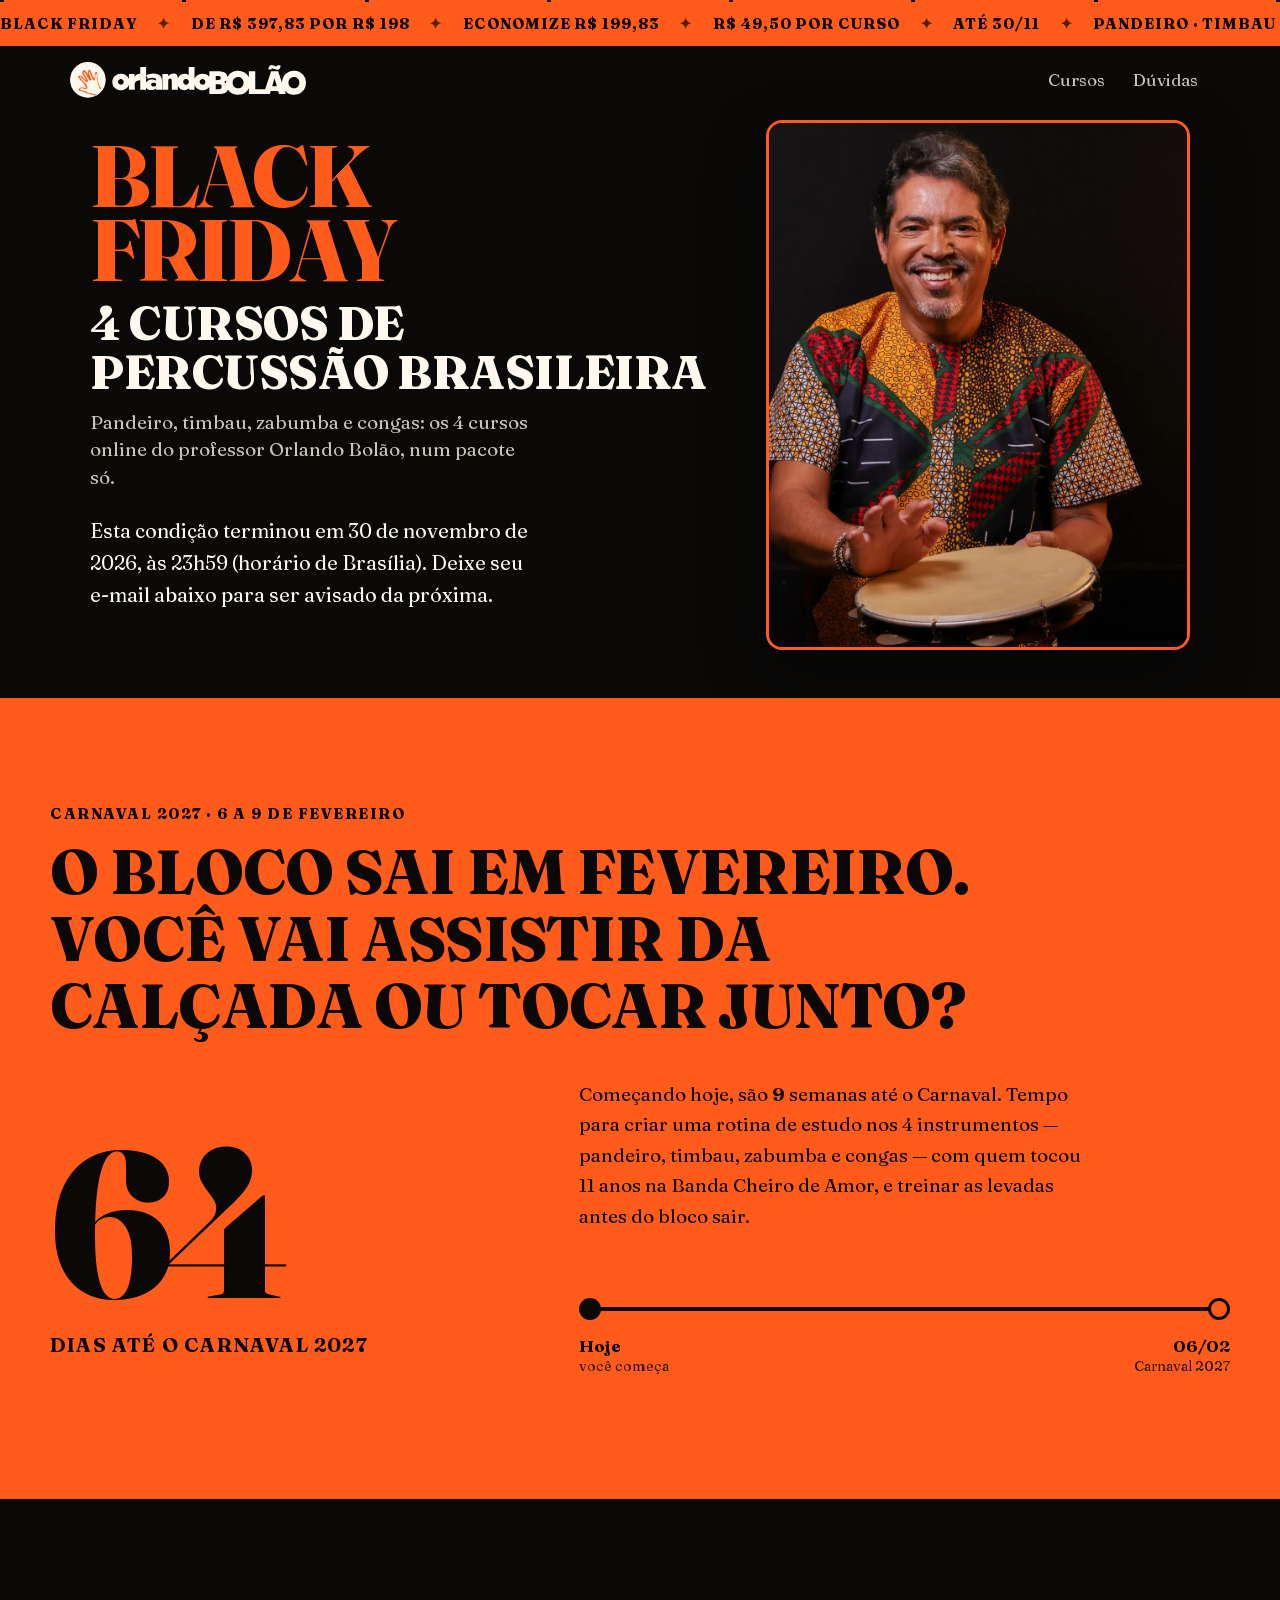
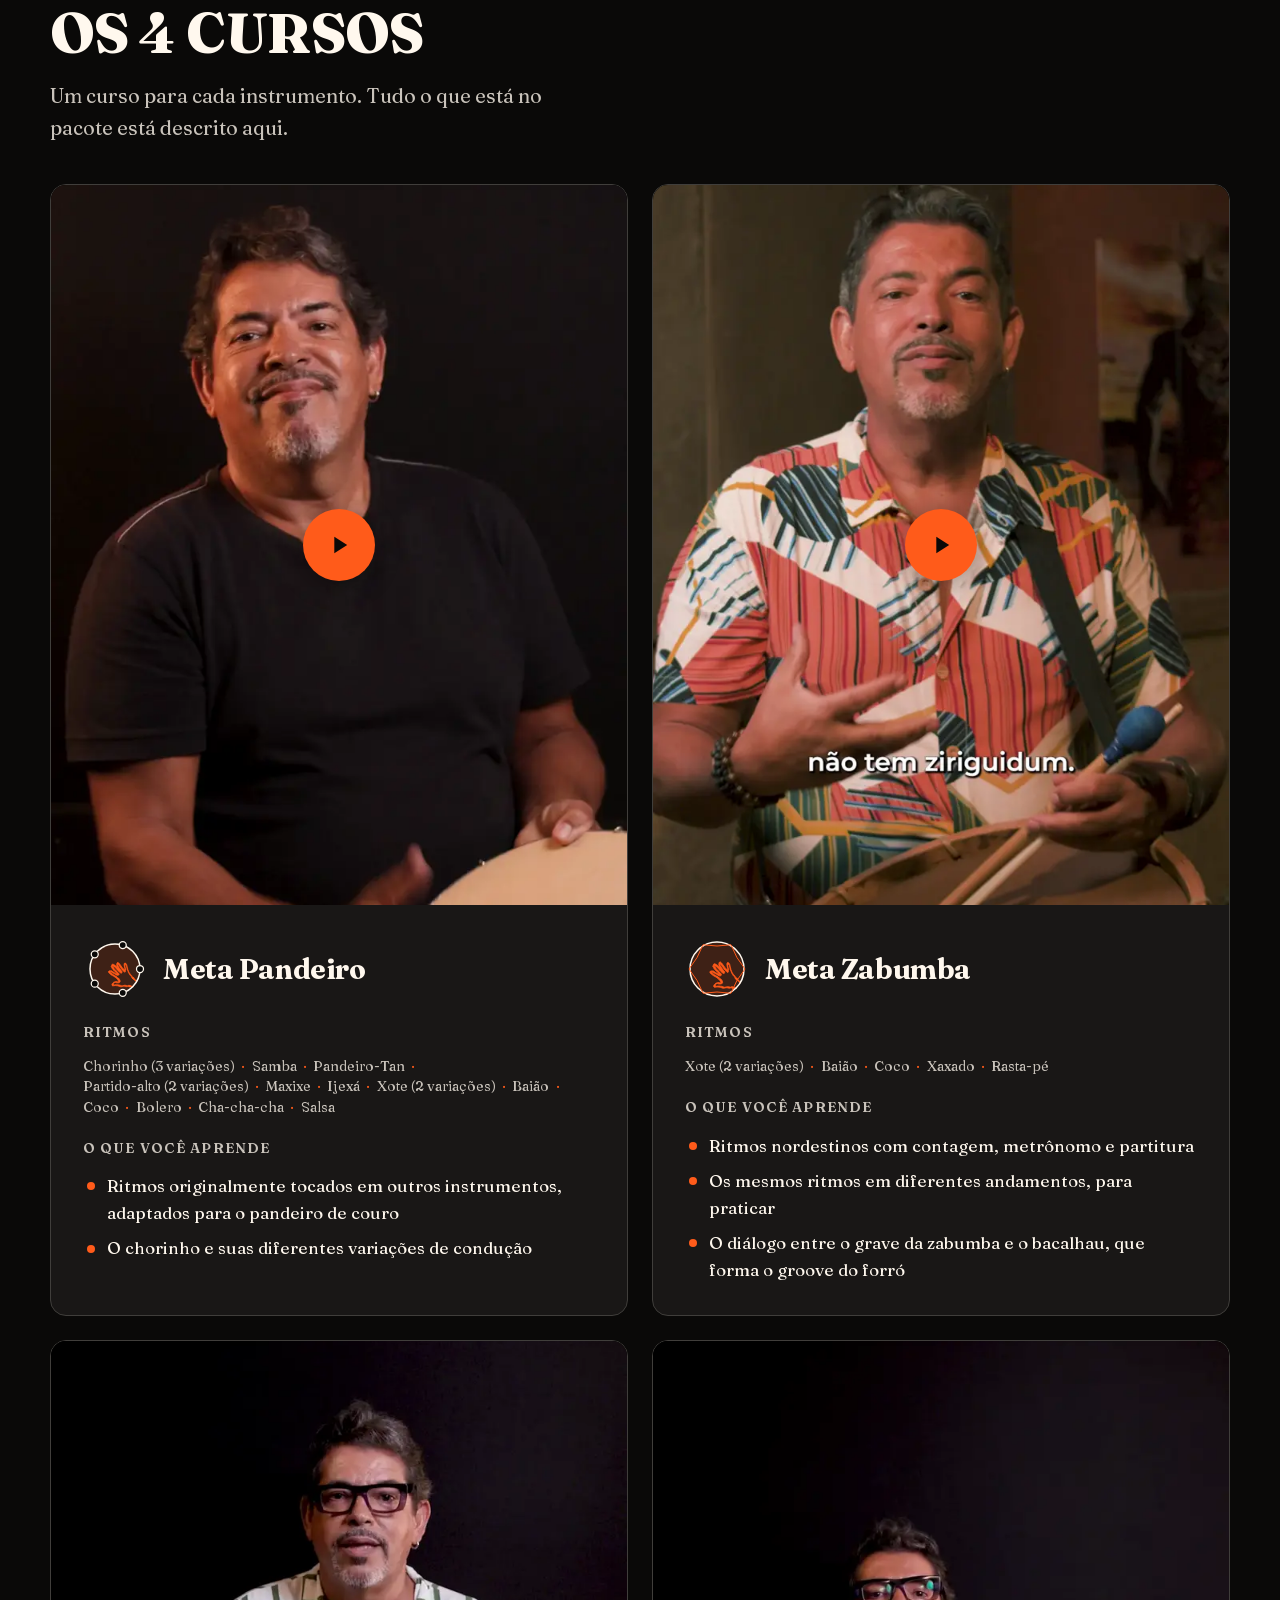
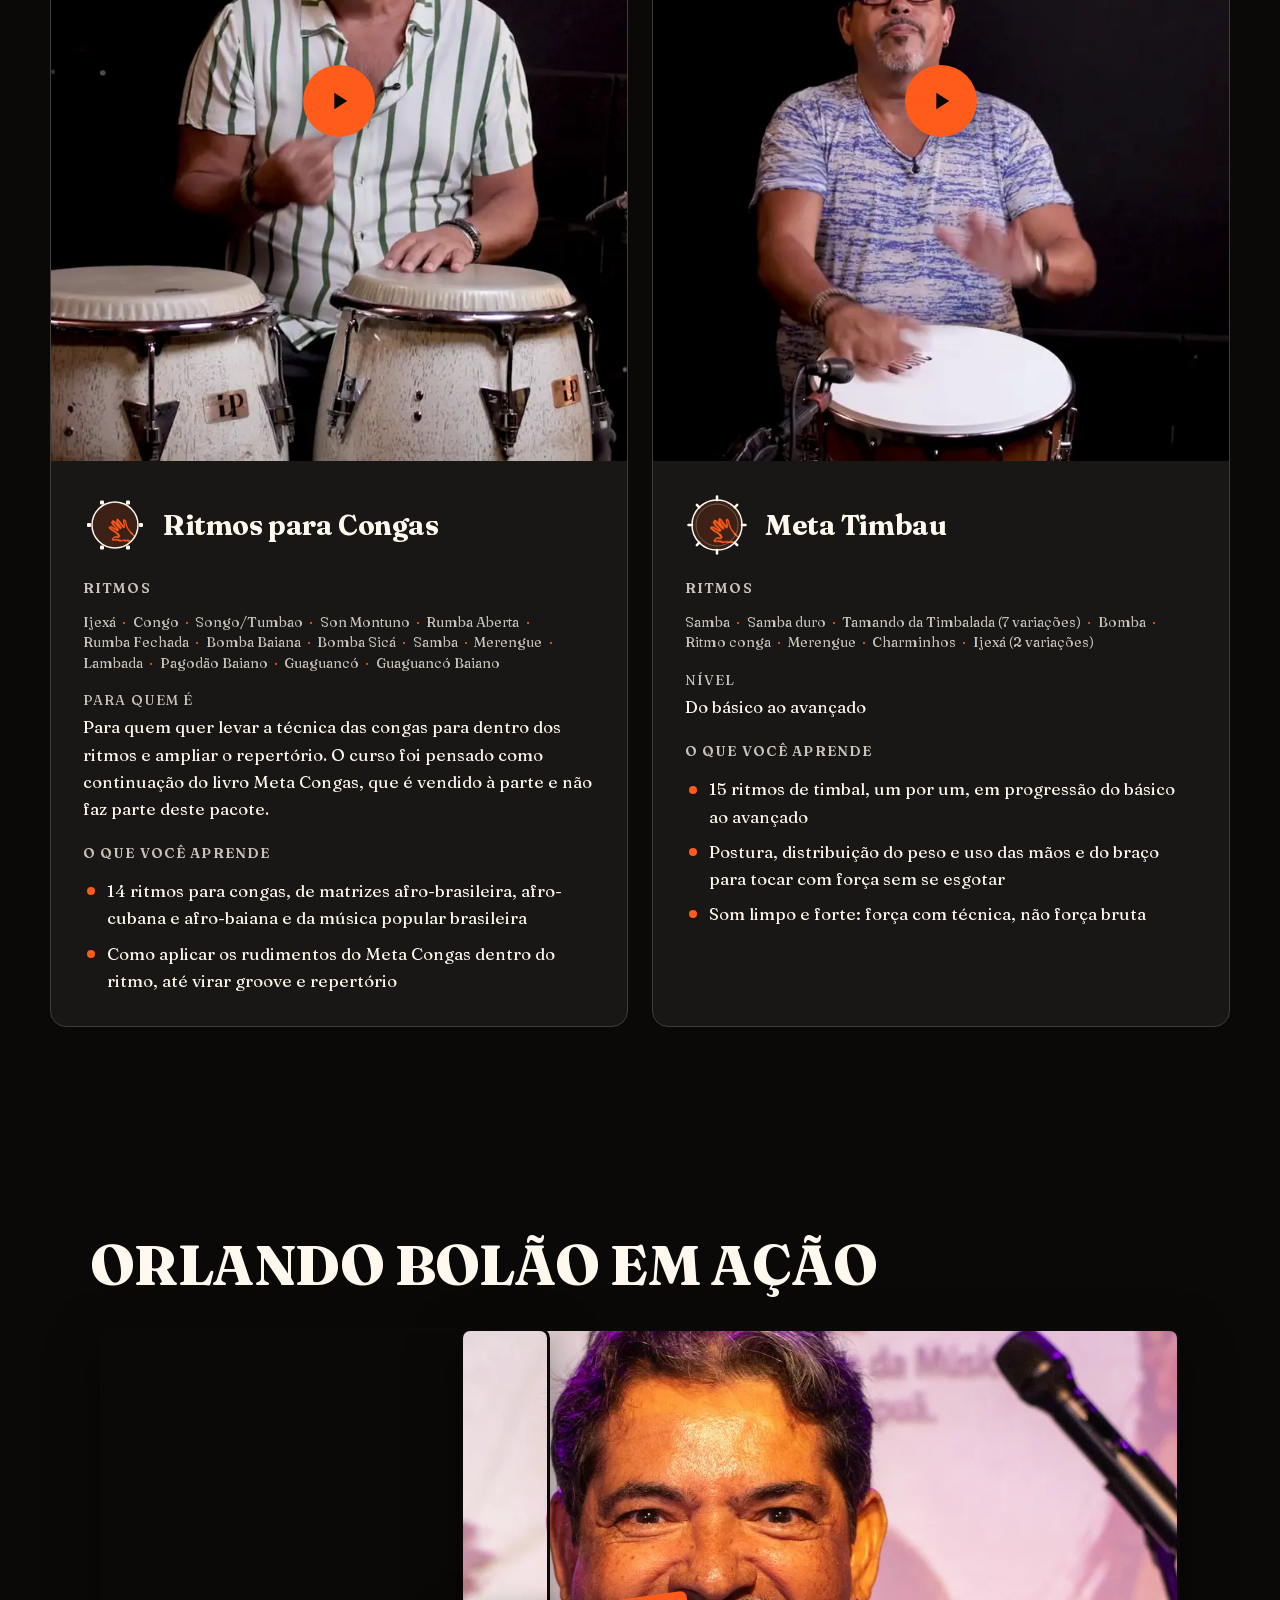
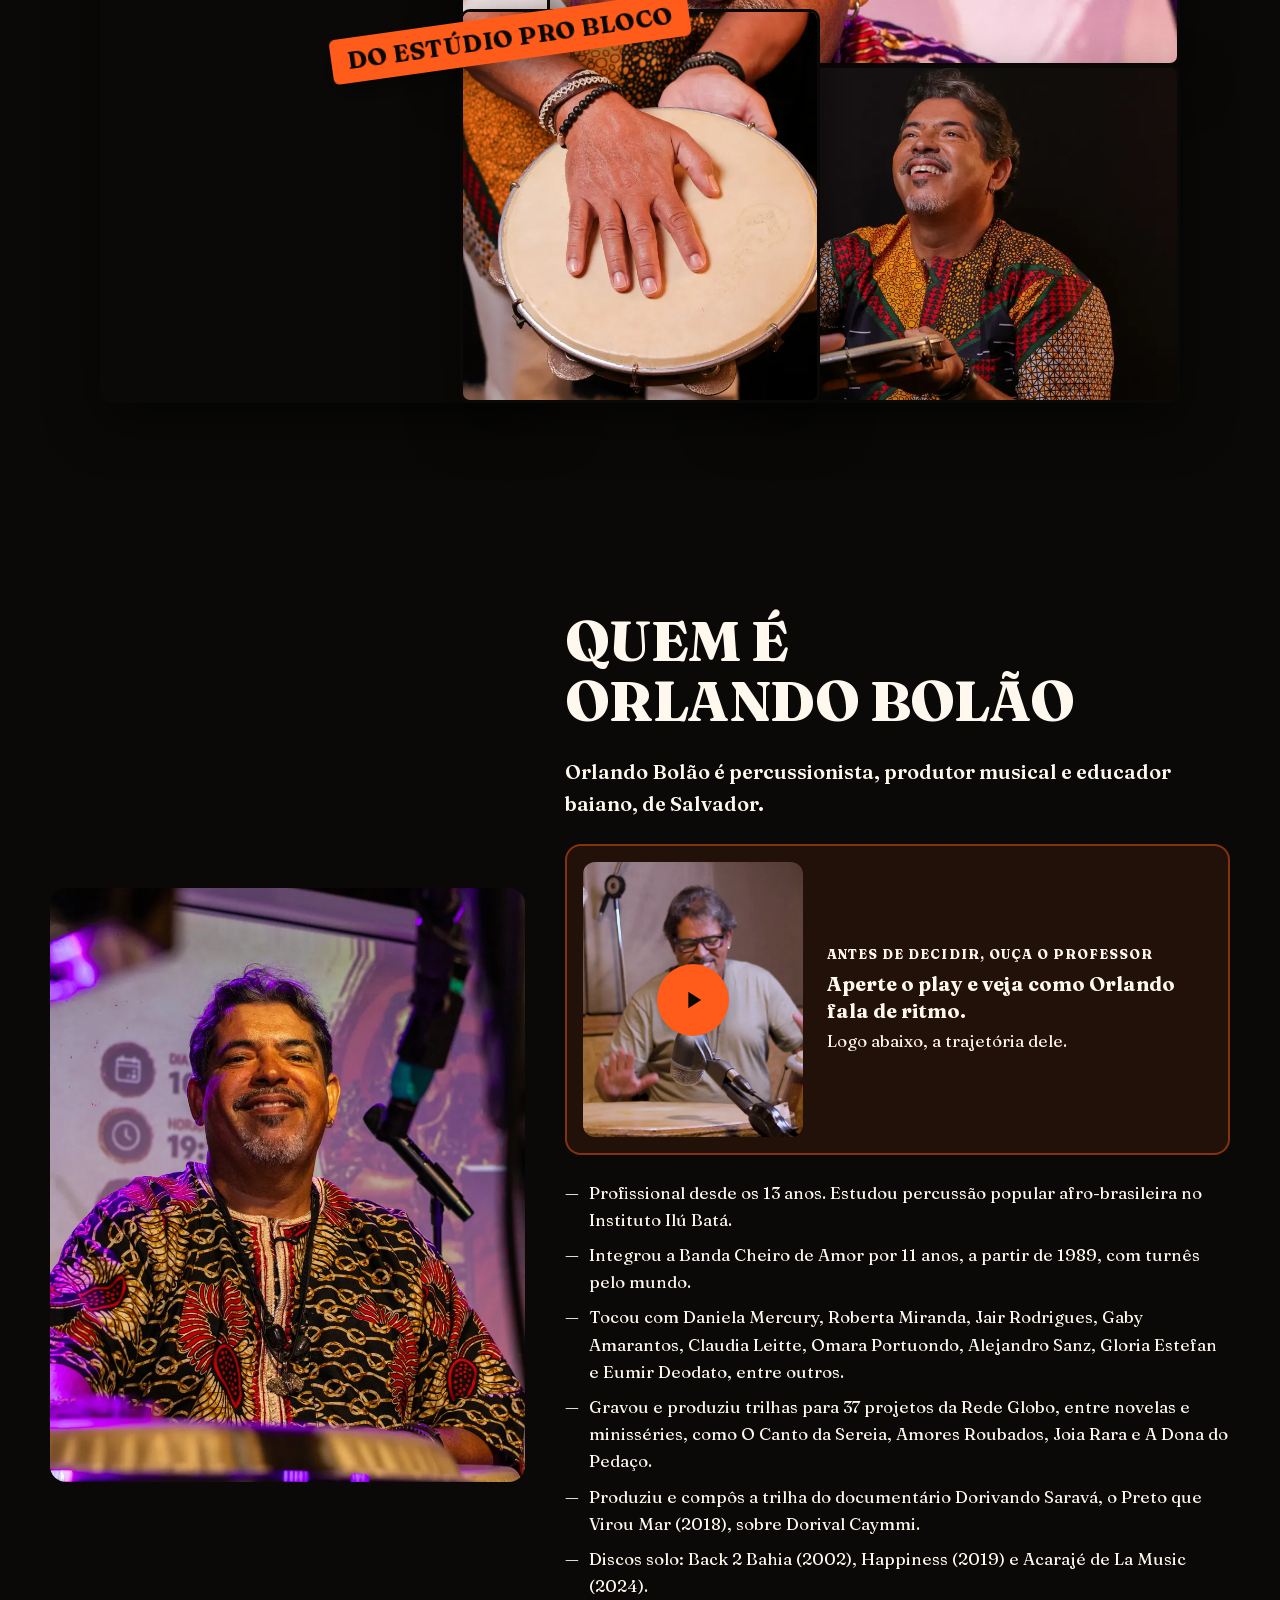
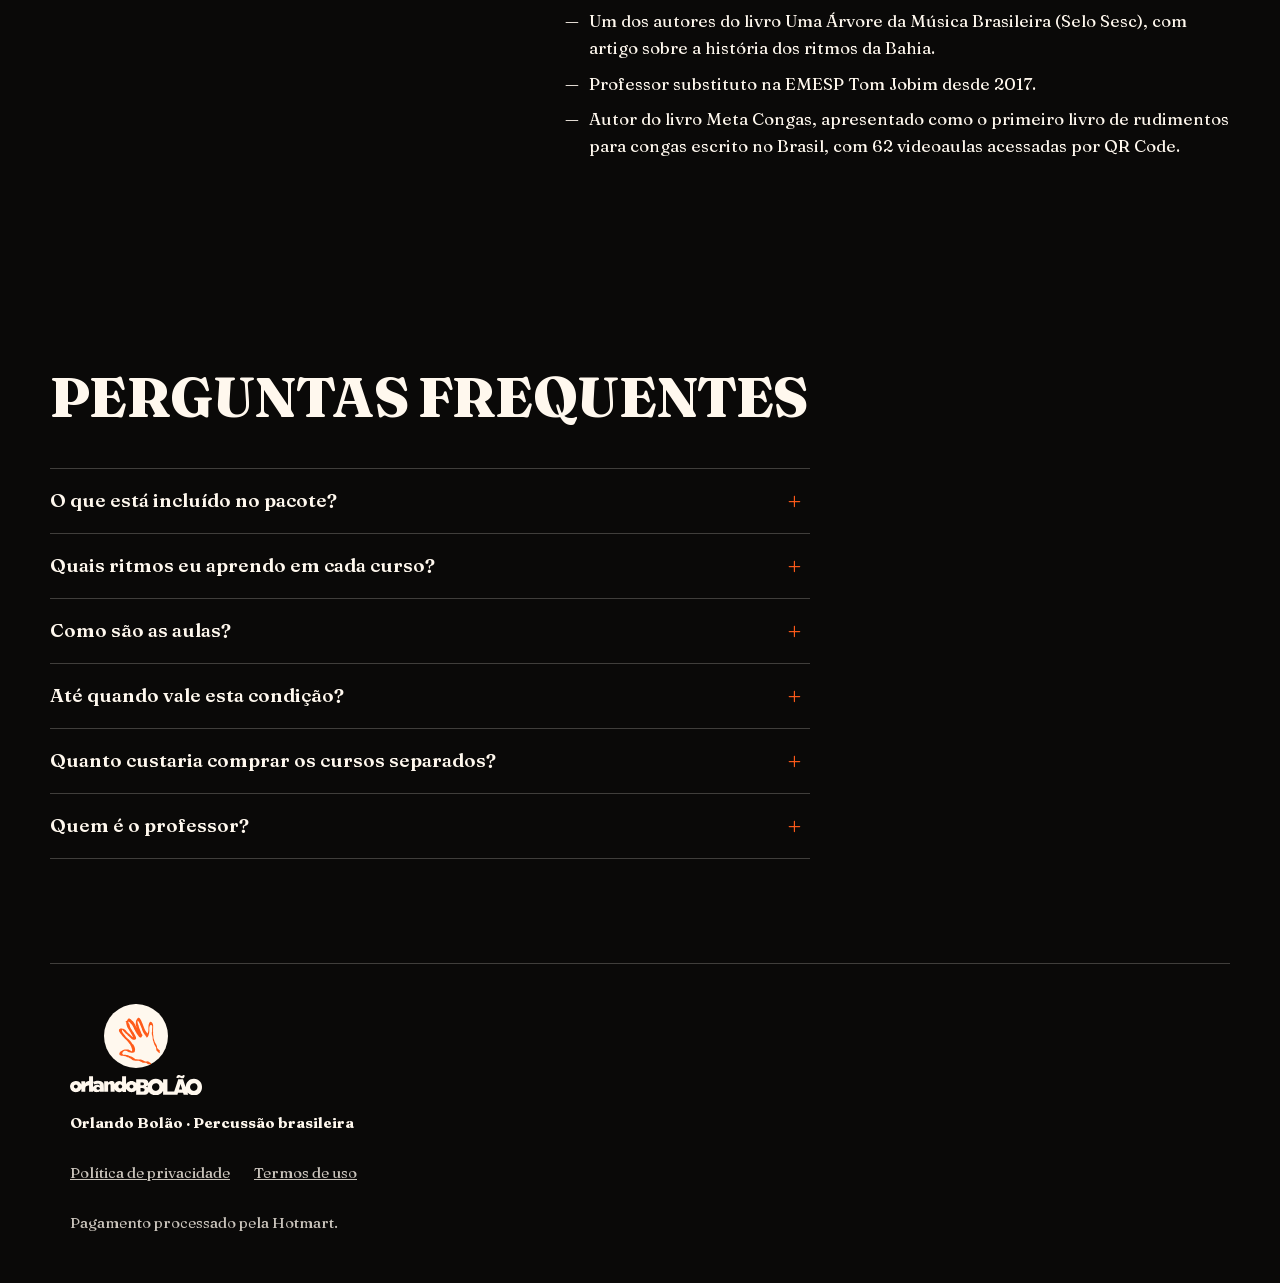
<file: blackfriday/index.html>
<!DOCTYPE html>
<html lang="pt-BR">
<head><meta name="robots" content="noindex, nofollow">
<meta charset="utf-8">
<meta name="viewport" content="width=device-width, initial-scale=1">
<script>(function(){try{var q=location.search,m=/[?&]var=(a|b)(&|$)/i.exec(q),c=/(?:^|; )bf26_var=(a|b)/.exec(document.cookie),v=m?m[1].toLowerCase():c?c[1]:(Math.random()*100<50?"b":"a");document.cookie="bf26_var="+v+";path=/;max-age=2592000;samesite=lax";if(v==="b"){document.documentElement.style.visibility="hidden";location.replace("../blackfriday-b/"+q+location.hash)}}catch(e){}})();</script>
<title>Black Friday: 4 cursos de percussão por R$ 198 | Orlando Bolão</title>
<meta name="description" content="Meta Pandeiro, Meta Timbau, Meta Zabumba e Ritmos para Congas: os 4 cursos online do professor Orlando Bolão por R$ 198 (R$ 49,50 por curso), até 30/11.">
<meta name="theme-color" content="#1A120D">
<link rel="icon" href="favicon.svg" type="image/svg+xml">
<link rel="preload" href="fonts/fraunces-latin.woff2" as="font" type="font/woff2" crossorigin>
<style>:root{--fundo:#1A120D;--texto:#F2E6D3;--destaque:#E8692E;--superficie:#271f19;--linha:#4a4139;--suave:#c2b7a7;--botao-texto:#1A120D;--claro-fundo:#F2E6D3;--claro-texto:#1A120D;--claro-suave:#453c35;--pos-bf:23.1%}</style>
<link rel="stylesheet" href="style.css">
<script>document.documentElement.classList.add('js')</script>
<meta property="og:type" content="product">
<meta property="og:locale" content="pt_BR">
<meta property="og:title" content="Black Friday: 4 cursos de percussão por R$ 198 | Orlando Bolão">
<meta property="og:description" content="Meta Pandeiro, Meta Timbau, Meta Zabumba e Ritmos para Congas: os 4 cursos online do professor Orlando Bolão por R$ 198 (R$ 49,50 por curso), até 30/11.">
<meta name="twitter:card" content="summary">
<meta name="twitter:title" content="Black Friday: 4 cursos de percussão por R$ 198 | Orlando Bolão">
<meta name="twitter:description" content="Meta Pandeiro, Meta Timbau, Meta Zabumba e Ritmos para Congas: os 4 cursos online do professor Orlando Bolão por R$ 198 (R$ 49,50 por curso), até 30/11.">
<script type="application/ld+json">{
 "@context": "https://schema.org",
 "@graph": [
  {
   "@type": "Person",
   "@id": "#orlando-bolao",
   "name": "Orlando Bolão",
   "jobTitle": "Professor de percussão brasileira",
   "description": "Orlando Bolão é percussionista, produtor musical e educador baiano, de Salvador."
  },
  {
   "@type": "Product",
   "name": "Combo 4 cursos de percussão — Orlando Bolão",
   "description": "Os 4 cursos online de percussão brasileira do professor Orlando Bolão: Meta Pandeiro, Meta Timbau, Meta Zabumba, Ritmos para Congas.",
   "brand": {
    "@type": "Brand",
    "name": "Orlando Bolão"
   },
   "offers": {
    "@type": "Offer",
    "price": "198.00",
    "priceCurrency": "BRL",
    "availability": "https://schema.org/InStock",
    "priceValidUntil": "2026-11-30"
   }
  },
  {
   "@type": "Course",
   "name": "Meta Pandeiro",
   "description": "Curso online de pandeiro do professor Orlando Bolão.",
   "provider": {
    "@type": "Person",
    "name": "Orlando Bolão"
   },
   "inLanguage": "pt-BR",
   "teaches": [
    "Ritmos originalmente tocados em outros instrumentos, adaptados para o pandeiro de couro",
    "O chorinho e suas diferentes variações de condução"
   ]
  },
  {
   "@type": "Course",
   "name": "Meta Timbau",
   "description": "Curso online de timbau do professor Orlando Bolão.",
   "provider": {
    "@type": "Person",
    "name": "Orlando Bolão"
   },
   "inLanguage": "pt-BR",
   "educationalLevel": "Do básico ao avançado",
   "teaches": [
    "15 ritmos de timbal, um por um, em progressão do básico ao avançado",
    "Postura, distribuição do peso e uso das mãos e do braço para tocar com força sem se esgotar",
    "Som limpo e forte: força com técnica, não força bruta"
   ]
  },
  {
   "@type": "Course",
   "name": "Meta Zabumba",
   "description": "Curso online de zabumba do professor Orlando Bolão.",
   "provider": {
    "@type": "Person",
    "name": "Orlando Bolão"
   },
   "inLanguage": "pt-BR",
   "teaches": [
    "Ritmos nordestinos com contagem, metrônomo e partitura",
    "Os mesmos ritmos em diferentes andamentos, para praticar",
    "O diálogo entre o grave da zabumba e o bacalhau, que forma o groove do forró"
   ]
  },
  {
   "@type": "Course",
   "name": "Ritmos para Congas",
   "description": "Para quem quer levar a técnica das congas para dentro dos ritmos e ampliar o repertório. O curso foi pensado como continuação do livro Meta Congas, que é vendido à parte e não faz parte deste pacote.",
   "provider": {
    "@type": "Person",
    "name": "Orlando Bolão"
   },
   "inLanguage": "pt-BR",
   "teaches": [
    "14 ritmos para congas, de matrizes afro-brasileira, afro-cubana e afro-baiana e da música popular brasileira",
    "Como aplicar os rudimentos do Meta Congas dentro do ritmo, até virar groove e repertório"
   ]
  },
  {
   "@type": "FAQPage",
   "mainEntity": [
    {
     "@type": "Question",
     "name": "O que está incluído no pacote?",
     "acceptedAnswer": {
      "@type": "Answer",
      "text": "Os 4 cursos online do professor Orlando Bolão, por R$ 198 no total (R$ 49,50 por curso): Meta Pandeiro, Meta Zabumba, Ritmos para Congas e Meta Timbau. O livro Meta Congas é vendido à parte e não faz parte deste pacote."
     }
    },
    {
     "@type": "Question",
     "name": "Quais ritmos eu aprendo em cada curso?",
     "acceptedAnswer": {
      "@type": "Answer",
      "text": "Meta Pandeiro: Chorinho (3 variações), Samba, Pandeiro-Tan, Partido-alto (2 variações), Maxixe, Ijexá, Xote (2 variações), Baião, Coco, Bolero, Cha-cha-cha, Salsa. Meta Zabumba: Xote (2 variações), Baião, Coco, Xaxado, Rasta-pé. Ritmos para Congas: Ijexá, Congo, Songo/Tumbao, Son Montuno, Rumba Aberta, Rumba Fechada, Bomba Baiana, Bomba Sicá, Samba, Merengue, Lambada, Pagodão Baiano, Guaguancó, Guaguancó Baiano. Meta Timbau: Samba, Samba duro, Tamando da Timbalada (7 variações), Bomba, Ritmo conga, Merengue, Charminhos, Ijexá (2 variações)."
     }
    },
    {
     "@type": "Question",
     "name": "Como são as aulas?",
     "acceptedAnswer": {
      "@type": "Answer",
      "text": "Meta Pandeiro: Uma coletânea de ritmos, originalmente tocados em diferentes instrumentos, adaptados para o pandeiro de couro. Começa pelo chorinho e suas variações de condução. Meta Zabumba: Seis ritmos divididos em oito aulas, com contagem, metrônomo, partitura na tela e três andamentos diferentes para praticar. Nos andamentos mais rápidos, os ritmos vêm acompanhados de triângulo e agogô. Ritmos para Congas: Aulas práticas em vídeo, em que Orlando apresenta e demonstra cada ritmo e suas levadas. Meta Timbau: Aulas separadas por ritmo, em ordem crescente de dificuldade, com partitura na tela, metrônomo e contagem em números para você se localizar dentro de cada compasso."
     }
    },
    {
     "@type": "Question",
     "name": "Até quando vale esta condição?",
     "acceptedAnswer": {
      "@type": "Answer",
      "text": "Até 30 de novembro de 2026, às 23h59 (horário de Brasília). Depois disso, o botão de compra desta página sai do ar e no lugar dele aparece o aviso de que a condição terminou."
     }
    },
    {
     "@type": "Question",
     "name": "Quanto custaria comprar os cursos separados?",
     "acceptedAnswer": {
      "@type": "Answer",
      "text": "Meta Pandeiro: R$ 99,99; Meta Zabumba: R$ 97,90; Ritmos para Congas: R$ 99,97; Meta Timbau: R$ 99,97. Somados, R$ 397,83. No pacote, R$ 198: R$ 199,83 a menos."
     }
    },
    {
     "@type": "Question",
     "name": "Quem é o professor?",
     "acceptedAnswer": {
      "@type": "Answer",
      "text": "Orlando Bolão é percussionista, produtor musical e educador baiano, de Salvador. Profissional desde os 13 anos. Estudou percussão popular afro-brasileira no Instituto Ilú Batá. Integrou a Banda Cheiro de Amor por 11 anos, a partir de 1989, com turnês pelo mundo. Tocou com Daniela Mercury, Roberta Miranda, Jair Rodrigues, Gaby Amarantos, Claudia Leitte, Omara Portuondo, Alejandro Sanz, Gloria Estefan e Eumir Deodato, entre outros. Gravou e produziu trilhas para 37 projetos da Rede Globo, entre novelas e minisséries, como O Canto da Sereia, Amores Roubados, Joia Rara e A Dona do Pedaço. Produziu e compôs a trilha do documentário Dorivando Saravá, o Preto que Virou Mar (2018), sobre Dorival Caymmi. Discos solo: Back 2 Bahia (2002), Happiness (2019) e Acarajé de La Music (2024). Um dos autores do livro Uma Árvore da Música Brasileira (Selo Sesc), com artigo sobre a história dos ritmos da Bahia. Professor substituto na EMESP Tom Jobim desde 2017. Autor do livro Meta Congas, apresentado como o primeiro livro de rudimentos para congas escrito no Brasil, com 62 videoaulas acessadas por QR Code."
     }
    }
   ]
  }
 ]
}</script>
</head>
<body>
<a class="pular" href="#conteudo">Pular para o conteúdo</a>
<div class="pulsacao" aria-hidden="true"><span data-para="topo"></span><span data-para="carnaval"></span><span data-para="cursos"></span><span data-para="preco"></span><span data-para="professor"></span><span data-para="faq"></span><span data-para="final"></span></div>
<p class="faixa"><span class="so-ativa">Black Friday · condição válida até 30 de novembro de 2026, às 23h59 (horário de Brasília)</span><span class="so-futura">Black Friday · a condição começa em </span><span class="so-encerrada">A condição de Black Friday terminou em 30 de novembro de 2026, às 23h59 (horário de Brasília)</span></p>
<header class="cabecalho">
  <span class="marca"><svg class="logo logo-h" viewBox="0 0 2513 380" role="img" aria-label="Orlando Bolão"><g transform="translate(-148.1 -67.6) scale(0.31879)"><circle cx="1060.5" cy="808" r="596" class="m-circ"/><g transform="translate(0 1868) scale(0.1 -0.1)"><path class="m-mao" d="M11021 13983 c-60 -24 -251 -238 -279 -312 -3 -9 -22 -43 -42 -76 -20 -33 -43 -78 -50 -100 -7 -22 -21 -57 -31 -77 -12 -23 -19 -59 -19 -95 0 -32 -7 -115 -15 -184 -29 -266 -30 -380 0 -524 14 -71 33 -140 41 -153 16 -24 74 -215 74 -243 0 -9 10 -28 21 -43 12 -15 19 -30 15 -33 -9 -9 -36 18 -36 36 0 10 -11 28 -24 40 -13 13 -27 34 -31 48 -3 14 -16 40 -29 57 -30 40 -106 191 -106 210 0 42 -106 260 -165 341 -12 17 -25 38 -28 47 -9 24 -102 163 -146 217 -41 50 -52 67 -98 138 -18 27 -63 77 -100 110 -38 33 -133 124 -213 201 -116 113 -159 148 -215 176 -175 87 -298 108 -364 62 -20 -14 -42 -26 -47 -26 -26 0 -88 -96 -98 -152 -5 -27 -17 -45 -41 -64 -23 -17 -35 -35 -35 -50 0 -35 -52 -144 -69 -144 -8 0 -22 7 -32 16 -26 23 -56 9 -88 -41 -22 -35 -30 -41 -45 -33 -39 22 -64 -59 -35 -115 19 -36 62 -77 81 -77 33 0 44 -44 18 -77 -26 -33 -22 -89 14 -168 15 -34 21 -62 18 -88 -3 -27 3 -55 22 -96 17 -39 26 -76 26 -110 0 -39 9 -71 39 -134 22 -45 42 -104 46 -130 6 -43 61 -167 86 -191 5 -6 9 -16 9 -23 0 -13 24 -51 147 -240 29 -44 53 -84 53 -87 0 -3 25 -42 55 -88 30 -45 55 -86 55 -91 0 -5 20 -39 44 -76 24 -36 51 -81 60 -98 9 -18 29 -47 45 -65 28 -32 79 -117 149 -248 19 -36 44 -77 56 -92 12 -14 32 -45 46 -69 14 -23 35 -57 47 -76 13 -18 25 -46 29 -61 7 -32 50 -119 73 -147 10 -11 27 -47 40 -80 24 -63 42 -104 66 -145 20 -33 15 -75 -7 -75 -10 0 -80 57 -155 127 -271 250 -477 434 -552 494 -119 95 -417 402 -507 523 -63 84 -251 279 -278 287 -12 4 -61 26 -109 50 -49 24 -99 44 -112 44 -14 0 -59 11 -101 25 -42 14 -100 25 -128 25 -28 0 -91 9 -140 20 -110 24 -140 25 -191 1 -22 -10 -59 -21 -83 -25 -174 -27 -268 -186 -216 -366 8 -30 19 -79 24 -108 5 -30 15 -61 22 -70 8 -10 31 -51 52 -92 21 -41 55 -95 75 -120 21 -25 52 -70 71 -100 19 -30 60 -82 90 -115 31 -33 77 -89 103 -125 158 -220 412 -511 547 -625 26 -22 70 -67 98 -101 50 -60 75 -83 151 -139 23 -16 48 -39 56 -51 8 -12 47 -49 87 -82 90 -75 260 -262 328 -362 28 -41 85 -120 126 -175 41 -55 91 -125 111 -155 20 -30 51 -67 68 -82 55 -47 105 -130 110 -181 5 -55 30 -107 91 -190 24 -34 44 -70 44 -80 0 -11 9 -36 20 -56 21 -39 80 -214 80 -238 0 -8 9 -27 19 -42 11 -15 22 -45 26 -66 3 -22 18 -64 32 -93 25 -51 26 -58 20 -175 -12 -225 -47 -264 -171 -188 -18 12 -40 21 -49 21 -21 0 -82 36 -137 81 -25 20 -61 45 -80 54 -19 10 -64 37 -100 61 -103 68 -204 84 -532 84 -242 0 -263 -1 -292 -20 -23 -14 -64 -22 -143 -30 -140 -13 -282 -63 -328 -116 -12 -13 -69 -52 -180 -122 -201 -127 -251 -175 -289 -278 -16 -44 -38 -89 -48 -101 -11 -11 -22 -41 -25 -65 -3 -23 -12 -55 -19 -70 -27 -53 -1 -118 87 -221 102 -120 171 -147 370 -144 101 1 149 -3 194 -16 33 -10 117 -22 187 -27 90 -7 138 -15 165 -29 22 -11 72 -22 118 -26 53 -5 89 -13 107 -26 14 -10 37 -19 51 -19 13 0 36 -9 50 -20 14 -11 61 -34 104 -51 43 -16 96 -38 118 -49 22 -10 64 -24 94 -30 30 -6 59 -14 65 -19 6 -4 25 -11 41 -15 17 -4 77 -37 133 -72 111 -70 156 -97 212 -126 19 -10 52 -30 72 -45 77 -59 131 -100 219 -169 68 -55 101 -73 133 -78 23 -4 53 -13 67 -20 14 -7 50 -19 80 -26 30 -7 74 -19 99 -27 25 -8 99 -19 165 -24 66 -5 149 -12 184 -15 35 -4 134 -1 220 6 161 13 189 11 291 -24 75 -25 173 -56 211 -66 84 -22 336 -154 387 -202 80 -77 153 -91 497 -93 l271 -2 57 -33 c32 -18 70 -48 84 -67 15 -19 58 -52 97 -74 39 -22 94 -54 121 -72 73 -46 231 -53 299 -13 62 36 119 31 87 -8 -36 -43 49 -33 119 15 63 43 67 48 48 67 -9 9 -8 16 5 30 39 43 17 81 -78 127 -41 21 -103 62 -136 91 -56 51 -221 164 -290 200 -36 18 -104 13 -219 -19 -56 -15 -105 -20 -195 -20 -140 0 -182 12 -253 72 -59 50 -259 154 -377 197 -49 17 -108 39 -130 48 -22 8 -51 15 -65 16 -14 0 -40 9 -58 20 -33 20 -43 22 -268 41 -97 8 -143 7 -174 -1 -78 -21 -199 -18 -257 8 -46 20 -66 22 -190 20 -167 -2 -195 8 -343 123 -52 41 -118 90 -146 109 -161 110 -225 150 -239 150 -9 0 -43 22 -78 49 -77 60 -129 87 -187 96 -25 4 -62 15 -83 26 -21 10 -52 19 -70 19 -20 0 -47 10 -67 25 -19 14 -46 25 -60 25 -14 0 -35 7 -46 15 -81 56 -291 135 -362 135 -12 0 -49 9 -80 19 -32 11 -115 25 -186 31 -71 6 -172 20 -225 31 -53 11 -149 22 -213 24 -136 4 -126 0 -206 87 -93 101 -96 162 -16 323 56 112 104 171 182 221 32 20 69 45 84 55 56 39 117 52 238 50 152 -3 191 -13 277 -71 40 -28 75 -50 79 -50 3 0 35 -20 70 -45 36 -25 77 -48 91 -51 15 -4 42 -18 61 -31 19 -12 40 -23 47 -23 7 0 32 -9 56 -20 24 -11 59 -20 76 -20 18 0 60 -9 93 -21 32 -11 94 -24 137 -28 43 -4 93 -15 110 -25 40 -20 134 -21 173 -1 16 8 61 17 102 21 85 7 241 53 313 92 55 30 75 59 75 113 0 20 7 55 15 78 52 149 70 388 35 480 -12 29 -28 83 -36 120 -8 36 -25 82 -38 101 -15 23 -25 57 -28 97 -5 49 -13 72 -45 120 -22 32 -43 74 -47 94 -3 20 -26 65 -51 100 -25 35 -45 69 -45 75 0 18 -42 52 -90 73 -45 20 -67 43 -125 132 -16 25 -48 68 -70 95 -22 27 -58 76 -80 109 -106 164 -392 480 -540 595 -51 40 -470 455 -553 549 -75 85 -132 158 -132 171 0 5 -25 38 -56 72 -31 35 -71 84 -88 109 -17 26 -68 92 -113 148 -219 269 -309 473 -288 652 14 123 54 119 155 -16 21 -27 50 -61 65 -75 15 -14 55 -61 90 -105 34 -44 84 -100 111 -124 27 -25 79 -80 115 -124 36 -43 79 -86 95 -96 16 -10 56 -43 89 -75 33 -31 80 -71 105 -89 24 -17 76 -64 115 -102 38 -39 93 -88 120 -110 49 -38 77 -64 315 -285 126 -116 306 -299 349 -354 36 -45 112 -109 160 -133 20 -10 48 -26 64 -36 19 -13 64 -22 145 -31 64 -7 127 -17 139 -24 72 -39 325 58 376 145 22 38 26 144 11 268 -8 65 -18 94 -52 153 -23 41 -42 76 -42 78 0 11 -80 173 -89 178 -5 4 -13 21 -16 39 -8 37 -28 73 -96 174 -27 39 -49 76 -49 83 0 6 -11 28 -25 48 -14 20 -25 42 -25 48 0 14 -54 102 -134 219 -32 47 -70 107 -84 133 -14 26 -40 64 -58 86 -18 21 -42 57 -54 80 -12 22 -34 64 -50 91 -16 28 -34 61 -41 75 -7 14 -29 45 -48 69 -43 54 -75 104 -96 151 -25 55 -54 109 -103 188 -32 53 -46 88 -52 130 -4 31 -17 77 -28 102 -12 25 -22 63 -22 86 0 30 -8 53 -31 83 -26 37 -31 53 -33 114 -3 93 -34 159 -92 200 -24 17 -48 44 -54 60 -5 17 -24 52 -41 79 l-32 49 18 39 c17 38 17 79 0 123 -6 13 -2 17 16 17 46 0 111 -44 213 -143 57 -56 147 -142 200 -192 53 -49 107 -104 119 -121 12 -17 47 -65 78 -105 114 -152 247 -358 284 -439 21 -47 43 -92 51 -100 12 -14 23 -41 64 -155 10 -27 33 -77 52 -110 19 -34 40 -75 46 -93 6 -17 24 -51 40 -74 38 -55 102 -176 102 -192 0 -19 67 -143 105 -196 18 -25 40 -61 49 -80 29 -64 76 -142 122 -204 25 -34 74 -106 109 -161 119 -187 241 -351 290 -391 20 -16 69 -59 109 -96 88 -80 160 -118 236 -125 53 -5 58 -3 100 32 51 43 86 90 96 130 4 15 27 53 52 83 50 61 92 155 92 204 0 22 -12 51 -35 83 -44 62 -95 140 -117 180 -35 64 -88 178 -88 191 0 7 -11 34 -25 60 -14 26 -25 55 -25 64 0 16 -21 67 -71 176 -10 22 -19 48 -19 58 0 9 -11 34 -25 54 -14 20 -25 44 -25 52 0 8 -8 31 -19 50 -10 19 -22 50 -26 69 -4 19 -16 48 -26 65 -10 17 -19 38 -19 46 0 8 -10 33 -21 55 -12 22 -28 63 -35 90 -18 71 -53 165 -70 189 -8 11 -14 39 -14 61 -1 22 -10 65 -21 95 -11 30 -25 78 -30 107 -5 28 -18 72 -29 98 -11 26 -20 54 -20 63 0 10 -11 37 -24 62 -28 54 -76 190 -76 217 0 11 -9 53 -20 94 -21 79 -29 369 -11 398 23 35 130 -63 175 -160 9 -19 27 -52 40 -74 14 -22 35 -60 48 -85 13 -25 41 -69 61 -99 20 -29 37 -58 37 -65 0 -6 12 -33 25 -61 14 -27 25 -57 25 -65 0 -8 9 -29 19 -46 10 -17 22 -51 26 -75 8 -48 35 -107 70 -154 12 -16 25 -43 29 -60 4 -16 15 -48 25 -70 19 -41 32 -74 58 -155 8 -25 34 -85 57 -135 64 -135 87 -195 97 -245 4 -25 17 -71 28 -102 12 -32 21 -65 21 -75 0 -10 31 -81 69 -158 39 -77 75 -160 81 -185 7 -25 31 -74 54 -110 24 -36 77 -119 119 -185 42 -66 93 -142 113 -169 21 -27 62 -85 91 -130 30 -44 65 -92 78 -106 37 -41 125 -162 125 -174 0 -6 9 -22 20 -36 11 -14 20 -32 20 -41 0 -15 35 -68 74 -111 22 -25 66 -7 111 45 20 23 63 71 96 107 60 66 102 146 115 220 3 19 15 51 26 70 13 22 22 61 25 110 3 41 14 91 23 110 79 160 116 509 90 835 -29 351 40 672 175 823 49 55 76 64 111 37 10 -8 40 -17 66 -21 72 -10 149 -82 171 -161 25 -90 32 -296 11 -358 -20 -63 -29 -322 -17 -520 10 -152 0 -230 -34 -267 -29 -32 -24 -440 6 -516 12 -29 21 -61 21 -70 0 -10 11 -33 23 -52 15 -22 26 -57 30 -95 3 -33 15 -85 25 -115 18 -52 23 -101 38 -370 7 -142 33 -297 55 -340 11 -19 19 -44 19 -55 0 -11 11 -42 25 -70 13 -27 25 -59 25 -70 0 -11 9 -33 19 -49 12 -17 23 -57 27 -95 3 -36 13 -79 21 -95 19 -37 51 -127 69 -196 14 -49 37 -106 68 -165 5 -11 17 -34 26 -51 9 -17 26 -44 38 -59 12 -15 22 -34 22 -42 0 -31 88 -180 158 -267 57 -71 70 -123 82 -351 7 -122 17 -209 25 -225 7 -14 16 -40 20 -58 4 -21 21 -44 47 -65 113 -90 268 -245 268 -266 0 -4 20 -20 44 -35 25 -16 68 -54 95 -86 75 -87 125 -89 161 -7 24 56 19 157 -10 194 -25 33 -25 47 4 108 20 44 21 54 10 80 -7 17 -20 51 -29 77 -14 42 -21 49 -55 58 -23 6 -49 24 -65 43 -15 17 -50 52 -79 77 -29 25 -103 97 -164 162 l-112 116 0 150 c0 137 -2 153 -23 193 -13 24 -38 82 -56 129 -18 47 -45 107 -58 135 -27 52 -31 58 -113 164 -28 35 -50 71 -50 79 0 8 -22 54 -50 102 -27 48 -50 94 -50 101 0 8 -8 28 -18 44 -10 17 -22 44 -26 60 -4 17 -14 37 -22 46 -8 9 -21 47 -28 85 -8 38 -21 89 -30 113 -9 24 -16 53 -16 65 0 11 -7 34 -16 51 -8 16 -20 52 -25 80 -5 27 -21 73 -34 100 -51 108 -53 121 -59 340 -4 165 -9 226 -25 285 -11 41 -22 102 -26 135 -3 33 -13 83 -22 112 -14 48 -14 56 1 93 15 37 15 69 4 336 -9 241 -9 313 2 388 13 93 16 683 4 831 -6 74 -42 202 -74 271 -11 22 -20 45 -20 51 0 63 -174 275 -237 288 -15 3 -56 13 -90 21 -110 25 -138 15 -207 -74 -88 -115 -146 -231 -174 -347 -61 -255 -65 -295 -69 -810 -4 -357 -8 -486 -17 -505 -7 -14 -27 -52 -45 -85 -25 -47 -34 -79 -40 -145 -8 -83 -48 -190 -71 -190 -5 0 -24 18 -42 41 -18 23 -51 62 -73 88 -23 26 -54 68 -70 94 -17 26 -60 88 -97 138 -38 49 -68 96 -68 103 0 8 -7 20 -17 27 -9 8 -22 28 -30 44 -7 17 -27 53 -43 80 -47 79 -100 192 -100 213 0 11 -8 30 -18 43 -27 34 -70 133 -78 177 -4 20 -17 58 -30 84 -13 26 -24 54 -24 63 0 19 -35 121 -70 205 -14 36 -39 99 -55 140 -15 41 -49 125 -76 186 -27 61 -49 116 -49 122 0 6 -20 51 -45 101 -25 50 -45 96 -45 102 0 16 -42 113 -101 235 -27 55 -49 104 -49 109 0 4 -15 31 -34 60 -19 28 -45 71 -59 96 -103 190 -205 328 -242 329 -6 0 -18 9 -28 20 -17 20 -146 29 -186 13z m-2074 -638 c8 -22 -6 -33 -17 -15 -13 20 -12 30 0 30 6 0 13 -7 17 -15z"/></g></g><g transform="translate(400 -28)"><g transform="translate(0,442) scale(0.1,-0.1)"><path class="m-letra" d="M17371 3799 c-139 -45 -219 -168 -228 -350 l-6 -95 143 -17 c79 -10 144 -16 144 -15 33 79 49 100 84 115 59 25 132 12 272 -46 259 -110 396 -106 528 14 74 66 127 235 108 337 l-6 35 -108 12 c-59 6 -121 14 -138 17 -29 5 -33 2 -55 -43 -52 -105 -133 -108 -369 -12 -185 75 -258 84 -369 48z M3480 3260 l0 -360 -44 0 c-270 0 -516 -167 -543 -369 -13 -94 -23 -29 -23 144 l0 185 -300 0 -300 0 0 -262 -1 -263 -22 50 c-156 350 -472 534 -876 512 -427 -23 -757 -287 -844 -673 -110 -482 166 -938 638 -1056 127 -32 371 -32 495 -1 263 67 469 235 581 477 l28 61 1 -257 0 -258 310 0 310 0 0 279 c0 393 17 464 137 584 91 91 193 131 361 143 l92 7 0 -507 0 -506 310 0 310 0 0 108 1 107 27 -35 c123 -162 272 -225 532 -224 210 1 341 41 451 141 l38 34 6 -38 c4 -21 9 -50 11 -66 l6 -27 314 0 314 0 0 518 c0 642 -10 705 -132 888 -200 299 -695 394 -1287 248 -124 -31 -261 -82 -261 -98 0 -15 149 -378 159 -389 5 -5 36 3 71 17 254 103 609 112 745 18 55 -38 75 -82 75 -164 l0 -67 -92 44 c-142 66 -208 80 -373 79 -123 -1 -150 -4 -220 -27 -148 -49 -263 -134 -341 -252 l-39 -58 -3 836 -2 837 -310 0 -310 0 0 -360z m-1935 -973 c285 -146 189 -560 -130 -561 -345 -2 -427 460 -102 576 72 26 165 20 232 -15z m3466 -367 c151 -46 212 -169 140 -282 -68 -106 -261 -140 -403 -70 -79 39 -109 76 -116 142 -16 168 175 274 379 210z M8640 3185 c0 -239 -3 -435 -7 -435 -5 0 -21 9 -38 21 -373 254 -857 117 -1076 -306 l-38 -73 -6 66 c-19 207 -87 327 -218 392 -225 110 -529 41 -745 -169 -23 -22 -44 -41 -46 -41 -2 0 -8 50 -11 110 l-8 110 -303 0 -304 0 0 -835 0 -835 310 0 310 0 0 463 c1 471 7 581 36 643 52 109 225 128 297 33 45 -61 47 -84 47 -626 l0 -513 320 0 320 0 0 223 0 222 34 -67 c132 -263 399 -429 689 -428 149 1 277 46 410 146 82 62 79 63 92 -48 l6 -58 275 0 274 0 0 253 0 252 35 -69 c111 -220 321 -386 570 -448 127 -32 371 -32 495 -1 164 41 320 131 425 245 l55 59 0 -376 0 -377 633 5 c588 4 640 6 742 25 333 63 508 189 602 431 9 23 11 21 55 -40 159 -223 437 -396 739 -460 127 -27 415 -33 539 -10 375 68 685 284 857 599 l43 77 0 -312 0 -313 1119 0 c1058 0 1120 1 1125 17 2 10 14 50 25 88 11 39 29 103 41 143 l21 72 397 -2 397 -3 44 -157 45 -158 358 0 c197 0 358 1 358 3 0 1 -27 83 -60 182 -33 99 -60 181 -60 184 0 2 42 -36 93 -85 173 -168 373 -273 618 -325 127 -27 415 -33 539 -10 640 116 1041 634 1017 1316 -11 306 -100 556 -277 780 -452 567 -1367 611 -1893 91 -213 -210 -340 -486 -369 -805 l-11 -126 -205 613 -204 612 -376 -2 -375 -3 -317 -950 -317 -950 -526 -3 -527 -2 0 955 0 955 -340 0 -340 0 0 -317 0 -317 -55 93 c-232 392 -624 611 -1095 611 -456 0 -868 -230 -1097 -612 l-40 -66 -11 81 c-41 308 -262 475 -683 516 -69 7 -339 11 -672 11 l-557 0 0 -285 0 -286 -67 68 c-338 341 -973 336 -1318 -11 -70 -70 -116 -134 -162 -226 l-33 -65 0 638 0 637 -310 0 -310 0 0 -435z m3231 -535 c121 -23 181 -82 187 -185 6 -89 -4 -129 -41 -172 -58 -66 -97 -76 -309 -81 l-188 -4 0 226 0 226 149 0 c81 0 172 -5 202 -10z m2221 -133 c179 -65 314 -214 363 -403 119 -459 -256 -875 -689 -764 -381 97 -562 523 -379 890 125 247 443 373 705 277z m5950 0 c179 -65 314 -214 363 -403 119 -459 -256 -875 -689 -764 -381 97 -562 523 -379 890 125 247 443 373 705 277z m-2134 -537 c67 -228 122 -418 122 -422 0 -5 -112 -8 -248 -8 l-249 0 121 429 c67 237 124 427 127 423 3 -4 60 -194 127 -422z m-9426 332 c231 -102 231 -459 -1 -566 -70 -32 -189 -29 -257 6 -252 132 -213 507 61 579 48 13 147 3 197 -19z m1763 -25 c285 -146 189 -560 -130 -561 -345 -2 -427 460 -102 576 72 26 165 20 232 -15z m2395 -129 c-5 -24 -12 -92 -16 -151 -4 -59 -10 -106 -13 -104 -44 24 -183 87 -203 92 -40 10 -35 16 43 54 43 20 95 56 132 92 34 32 63 58 63 59 1 0 -2 -19 -6 -42z m-730 -388 c89 -14 167 -55 204 -108 27 -37 30 -52 34 -132 7 -148 -37 -221 -164 -270 -53 -21 -81 -24 -261 -28 l-203 -4 0 276 0 276 163 0 c89 0 191 -5 227 -10z"/></g></g></svg></span>
  <nav aria-label="Nesta página"><a href="#cursos">Cursos</a><a href="#faq">Dúvidas</a></nav>
</header>
<main id="conteudo">
<section data-fx-fundo="#1A120D" data-fx-tinta="#F2E6D3" class="topo" id="topo" data-tempo="Oferta" aria-labelledby="h1">
  <div class="topo-texto">
    <h1 id="h1" data-fx="palavras">4 cursos de percussão brasileira por R$ 198</h1>
    <p class="subtitulo">Pandeiro, timbau, zabumba e congas: os 4 cursos online do professor Orlando Bolão, num pacote só.</p>
    <div class="preco-topo" data-fx="surgir" data-fx-atraso="500">
      <p class="preco-de">Separados: <s><span class="sr">de </span>R$ 397,83</s> <span class="selo-off">−50%</span></p>
      <p class="preco-grande"><span class="valor"><span class="sr">por </span>R$ 198</span> <span class="preco-obs">pelos 4 cursos</span></p>
      <p class="economia">Você economiza R$ 199,83</p>
      <p class="por-curso">R$ 49,50 por curso</p>
    </div>
    <div class="aviso-oferta" role="status">
  <p class="so-futura">A condição de R$ 198 pelos 4 cursos ainda não começou.</p>
  <p class="so-encerrada">Esta condição terminou em 30 de novembro de 2026, às 23h59 (horário de Brasília). Deixe seu e-mail abaixo para ser avisado da próxima.</p>
</div>
    <div class="acoes" id="acoes-topo">
      <a class="btn-comprar" href="#checkout-pendente" data-local="topo" data-checkout-pendente aria-disabled="true">Quero os 4 cursos por R$ 198</a>
    </div>
  </div>
  <div class="topo-midia">
    <figure class="topo-foto"><img src="assets/fotos/orlando-pandeiro-sorriso.webp" alt="Orlando Bolão sorrindo enquanto toca pandeiro, em estúdio com fundo preto" width="1000" height="1250" fetchpriority="high" sizes="(min-width: 860px) 40vw, 100vw"></figure>
  </div>
</section>
<section data-fx-fundo="#1A120D" data-fx-tinta="#F2E6D3" class="carnaval" id="carnaval" data-tempo="Carnaval" aria-labelledby="h-carnaval" data-carnaval="2027-02-06T00:00:00-03:00">
  <p class="carn-kicker" data-fx="surgir">Carnaval 2027 · 6 a 9 de fevereiro</p>
  <h2 id="h-carnaval" data-fx="palavras">O bloco sai em fevereiro. Você vai assistir da calçada ou tocar junto?</h2>
  <div class="carn-grade">
    <p class="carn-dias" data-fx="crescer"><b data-carn="dias">88</b><span>dias até o Carnaval 2027</span></p>
    <div class="carn-texto">
      <p>Começando hoje, são <strong data-carn="semanas">12</strong> semanas até o Carnaval. Tempo para criar uma rotina de estudo nos 4 instrumentos — pandeiro, timbau, zabumba e congas — com quem tocou 11 anos na Banda Cheiro de Amor, e treinar as levadas antes do bloco sair.</p>
      <ol class="carn-linha">
        <li class="cl-hoje"><b>Hoje</b><span>você começa</span></li>
        <li class="cl-bf so-ativa"><b>30/11</b><span>fim do R$ 198</span></li>
        <li class="cl-carn"><b>06/02</b><span>Carnaval 2027</span></li>
      </ol>
      <div class="acoes"><a class="btn-comprar" href="#checkout-pendente" data-local="carnaval" data-checkout-pendente aria-disabled="true">Quero os 4 cursos por R$ 198</a></div>
    </div>
  </div>
</section>
<section data-fx-fundo="#1A120D" data-fx-tinta="#F2E6D3" class="cursos" id="cursos" data-tempo="Cursos" aria-labelledby="h-cursos">
  <div class="cab">
    <h2 id="h-cursos" data-fx="subir">Os 4 cursos</h2>
    <p class="intro">Um curso para cada instrumento. Tudo o que está no pacote está descrito aqui.</p>
  </div>
  <div class="grade-cursos">
    <article class="curso com-midia" id="meta-pandeiro" data-slug="meta-pandeiro" data-nome="Meta Pandeiro" data-fx="subir">
  <div class="curso-midia"><div class="video video-vertical">
  <button type="button" class="video-fachada" data-embed="assets/videos/pandeiro.mp4" data-tipo="video" data-video="trecho" data-curso="meta-pandeiro" data-titulo="Orlando no pandeiro: técnica e os três timbres (35 s)" aria-label="Assistir: Orlando no pandeiro: técnica e os três timbres (35 s)">
    <img src="assets/videos/pandeiro-poster.webp" alt="" width="720" height="1280" loading="lazy" decoding="async"><span class="video-play" aria-hidden="true"><svg viewBox="0 0 24 24" width="28" height="28"><path d="M8 5v14l11-7z" fill="currentColor"/></svg></span>
  </button>
</div></div>
  <div class="curso-corpo">
  <header class="curso-topo"><svg class="pele pele-pandeiro pele-mao" viewBox="-4 -4 128 128" width="64" height="64" aria-hidden="true" focusable="false"><circle cx="60" cy="60" r="50" class="p-pele"/><g class="p-mao" transform="translate(72.45 72.45) rotate(-14) scale(0.06110) translate(-1123 -902)"><g transform="translate(0 1868) scale(0.1 -0.1)"><path d="M11021 13983 c-60 -24 -251 -238 -279 -312 -3 -9 -22 -43 -42 -76 -20 -33 -43 -78 -50 -100 -7 -22 -21 -57 -31 -77 -12 -23 -19 -59 -19 -95 0 -32 -7 -115 -15 -184 -29 -266 -30 -380 0 -524 14 -71 33 -140 41 -153 16 -24 74 -215 74 -243 0 -9 10 -28 21 -43 12 -15 19 -30 15 -33 -9 -9 -36 18 -36 36 0 10 -11 28 -24 40 -13 13 -27 34 -31 48 -3 14 -16 40 -29 57 -30 40 -106 191 -106 210 0 42 -106 260 -165 341 -12 17 -25 38 -28 47 -9 24 -102 163 -146 217 -41 50 -52 67 -98 138 -18 27 -63 77 -100 110 -38 33 -133 124 -213 201 -116 113 -159 148 -215 176 -175 87 -298 108 -364 62 -20 -14 -42 -26 -47 -26 -26 0 -88 -96 -98 -152 -5 -27 -17 -45 -41 -64 -23 -17 -35 -35 -35 -50 0 -35 -52 -144 -69 -144 -8 0 -22 7 -32 16 -26 23 -56 9 -88 -41 -22 -35 -30 -41 -45 -33 -39 22 -64 -59 -35 -115 19 -36 62 -77 81 -77 33 0 44 -44 18 -77 -26 -33 -22 -89 14 -168 15 -34 21 -62 18 -88 -3 -27 3 -55 22 -96 17 -39 26 -76 26 -110 0 -39 9 -71 39 -134 22 -45 42 -104 46 -130 6 -43 61 -167 86 -191 5 -6 9 -16 9 -23 0 -13 24 -51 147 -240 29 -44 53 -84 53 -87 0 -3 25 -42 55 -88 30 -45 55 -86 55 -91 0 -5 20 -39 44 -76 24 -36 51 -81 60 -98 9 -18 29 -47 45 -65 28 -32 79 -117 149 -248 19 -36 44 -77 56 -92 12 -14 32 -45 46 -69 14 -23 35 -57 47 -76 13 -18 25 -46 29 -61 7 -32 50 -119 73 -147 10 -11 27 -47 40 -80 24 -63 42 -104 66 -145 20 -33 15 -75 -7 -75 -10 0 -80 57 -155 127 -271 250 -477 434 -552 494 -119 95 -417 402 -507 523 -63 84 -251 279 -278 287 -12 4 -61 26 -109 50 -49 24 -99 44 -112 44 -14 0 -59 11 -101 25 -42 14 -100 25 -128 25 -28 0 -91 9 -140 20 -110 24 -140 25 -191 1 -22 -10 -59 -21 -83 -25 -174 -27 -268 -186 -216 -366 8 -30 19 -79 24 -108 5 -30 15 -61 22 -70 8 -10 31 -51 52 -92 21 -41 55 -95 75 -120 21 -25 52 -70 71 -100 19 -30 60 -82 90 -115 31 -33 77 -89 103 -125 158 -220 412 -511 547 -625 26 -22 70 -67 98 -101 50 -60 75 -83 151 -139 23 -16 48 -39 56 -51 8 -12 47 -49 87 -82 90 -75 260 -262 328 -362 28 -41 85 -120 126 -175 41 -55 91 -125 111 -155 20 -30 51 -67 68 -82 55 -47 105 -130 110 -181 5 -55 30 -107 91 -190 24 -34 44 -70 44 -80 0 -11 9 -36 20 -56 21 -39 80 -214 80 -238 0 -8 9 -27 19 -42 11 -15 22 -45 26 -66 3 -22 18 -64 32 -93 25 -51 26 -58 20 -175 -12 -225 -47 -264 -171 -188 -18 12 -40 21 -49 21 -21 0 -82 36 -137 81 -25 20 -61 45 -80 54 -19 10 -64 37 -100 61 -103 68 -204 84 -532 84 -242 0 -263 -1 -292 -20 -23 -14 -64 -22 -143 -30 -140 -13 -282 -63 -328 -116 -12 -13 -69 -52 -180 -122 -201 -127 -251 -175 -289 -278 -16 -44 -38 -89 -48 -101 -11 -11 -22 -41 -25 -65 -3 -23 -12 -55 -19 -70 -27 -53 -1 -118 87 -221 102 -120 171 -147 370 -144 101 1 149 -3 194 -16 33 -10 117 -22 187 -27 90 -7 138 -15 165 -29 22 -11 72 -22 118 -26 53 -5 89 -13 107 -26 14 -10 37 -19 51 -19 13 0 36 -9 50 -20 14 -11 61 -34 104 -51 43 -16 96 -38 118 -49 22 -10 64 -24 94 -30 30 -6 59 -14 65 -19 6 -4 25 -11 41 -15 17 -4 77 -37 133 -72 111 -70 156 -97 212 -126 19 -10 52 -30 72 -45 77 -59 131 -100 219 -169 68 -55 101 -73 133 -78 23 -4 53 -13 67 -20 14 -7 50 -19 80 -26 30 -7 74 -19 99 -27 25 -8 99 -19 165 -24 66 -5 149 -12 184 -15 35 -4 134 -1 220 6 161 13 189 11 291 -24 75 -25 173 -56 211 -66 84 -22 336 -154 387 -202 80 -77 153 -91 497 -93 l271 -2 57 -33 c32 -18 70 -48 84 -67 15 -19 58 -52 97 -74 39 -22 94 -54 121 -72 73 -46 231 -53 299 -13 62 36 119 31 87 -8 -36 -43 49 -33 119 15 63 43 67 48 48 67 -9 9 -8 16 5 30 39 43 17 81 -78 127 -41 21 -103 62 -136 91 -56 51 -221 164 -290 200 -36 18 -104 13 -219 -19 -56 -15 -105 -20 -195 -20 -140 0 -182 12 -253 72 -59 50 -259 154 -377 197 -49 17 -108 39 -130 48 -22 8 -51 15 -65 16 -14 0 -40 9 -58 20 -33 20 -43 22 -268 41 -97 8 -143 7 -174 -1 -78 -21 -199 -18 -257 8 -46 20 -66 22 -190 20 -167 -2 -195 8 -343 123 -52 41 -118 90 -146 109 -161 110 -225 150 -239 150 -9 0 -43 22 -78 49 -77 60 -129 87 -187 96 -25 4 -62 15 -83 26 -21 10 -52 19 -70 19 -20 0 -47 10 -67 25 -19 14 -46 25 -60 25 -14 0 -35 7 -46 15 -81 56 -291 135 -362 135 -12 0 -49 9 -80 19 -32 11 -115 25 -186 31 -71 6 -172 20 -225 31 -53 11 -149 22 -213 24 -136 4 -126 0 -206 87 -93 101 -96 162 -16 323 56 112 104 171 182 221 32 20 69 45 84 55 56 39 117 52 238 50 152 -3 191 -13 277 -71 40 -28 75 -50 79 -50 3 0 35 -20 70 -45 36 -25 77 -48 91 -51 15 -4 42 -18 61 -31 19 -12 40 -23 47 -23 7 0 32 -9 56 -20 24 -11 59 -20 76 -20 18 0 60 -9 93 -21 32 -11 94 -24 137 -28 43 -4 93 -15 110 -25 40 -20 134 -21 173 -1 16 8 61 17 102 21 85 7 241 53 313 92 55 30 75 59 75 113 0 20 7 55 15 78 52 149 70 388 35 480 -12 29 -28 83 -36 120 -8 36 -25 82 -38 101 -15 23 -25 57 -28 97 -5 49 -13 72 -45 120 -22 32 -43 74 -47 94 -3 20 -26 65 -51 100 -25 35 -45 69 -45 75 0 18 -42 52 -90 73 -45 20 -67 43 -125 132 -16 25 -48 68 -70 95 -22 27 -58 76 -80 109 -106 164 -392 480 -540 595 -51 40 -470 455 -553 549 -75 85 -132 158 -132 171 0 5 -25 38 -56 72 -31 35 -71 84 -88 109 -17 26 -68 92 -113 148 -219 269 -309 473 -288 652 14 123 54 119 155 -16 21 -27 50 -61 65 -75 15 -14 55 -61 90 -105 34 -44 84 -100 111 -124 27 -25 79 -80 115 -124 36 -43 79 -86 95 -96 16 -10 56 -43 89 -75 33 -31 80 -71 105 -89 24 -17 76 -64 115 -102 38 -39 93 -88 120 -110 49 -38 77 -64 315 -285 126 -116 306 -299 349 -354 36 -45 112 -109 160 -133 20 -10 48 -26 64 -36 19 -13 64 -22 145 -31 64 -7 127 -17 139 -24 72 -39 325 58 376 145 22 38 26 144 11 268 -8 65 -18 94 -52 153 -23 41 -42 76 -42 78 0 11 -80 173 -89 178 -5 4 -13 21 -16 39 -8 37 -28 73 -96 174 -27 39 -49 76 -49 83 0 6 -11 28 -25 48 -14 20 -25 42 -25 48 0 14 -54 102 -134 219 -32 47 -70 107 -84 133 -14 26 -40 64 -58 86 -18 21 -42 57 -54 80 -12 22 -34 64 -50 91 -16 28 -34 61 -41 75 -7 14 -29 45 -48 69 -43 54 -75 104 -96 151 -25 55 -54 109 -103 188 -32 53 -46 88 -52 130 -4 31 -17 77 -28 102 -12 25 -22 63 -22 86 0 30 -8 53 -31 83 -26 37 -31 53 -33 114 -3 93 -34 159 -92 200 -24 17 -48 44 -54 60 -5 17 -24 52 -41 79 l-32 49 18 39 c17 38 17 79 0 123 -6 13 -2 17 16 17 46 0 111 -44 213 -143 57 -56 147 -142 200 -192 53 -49 107 -104 119 -121 12 -17 47 -65 78 -105 114 -152 247 -358 284 -439 21 -47 43 -92 51 -100 12 -14 23 -41 64 -155 10 -27 33 -77 52 -110 19 -34 40 -75 46 -93 6 -17 24 -51 40 -74 38 -55 102 -176 102 -192 0 -19 67 -143 105 -196 18 -25 40 -61 49 -80 29 -64 76 -142 122 -204 25 -34 74 -106 109 -161 119 -187 241 -351 290 -391 20 -16 69 -59 109 -96 88 -80 160 -118 236 -125 53 -5 58 -3 100 32 51 43 86 90 96 130 4 15 27 53 52 83 50 61 92 155 92 204 0 22 -12 51 -35 83 -44 62 -95 140 -117 180 -35 64 -88 178 -88 191 0 7 -11 34 -25 60 -14 26 -25 55 -25 64 0 16 -21 67 -71 176 -10 22 -19 48 -19 58 0 9 -11 34 -25 54 -14 20 -25 44 -25 52 0 8 -8 31 -19 50 -10 19 -22 50 -26 69 -4 19 -16 48 -26 65 -10 17 -19 38 -19 46 0 8 -10 33 -21 55 -12 22 -28 63 -35 90 -18 71 -53 165 -70 189 -8 11 -14 39 -14 61 -1 22 -10 65 -21 95 -11 30 -25 78 -30 107 -5 28 -18 72 -29 98 -11 26 -20 54 -20 63 0 10 -11 37 -24 62 -28 54 -76 190 -76 217 0 11 -9 53 -20 94 -21 79 -29 369 -11 398 23 35 130 -63 175 -160 9 -19 27 -52 40 -74 14 -22 35 -60 48 -85 13 -25 41 -69 61 -99 20 -29 37 -58 37 -65 0 -6 12 -33 25 -61 14 -27 25 -57 25 -65 0 -8 9 -29 19 -46 10 -17 22 -51 26 -75 8 -48 35 -107 70 -154 12 -16 25 -43 29 -60 4 -16 15 -48 25 -70 19 -41 32 -74 58 -155 8 -25 34 -85 57 -135 64 -135 87 -195 97 -245 4 -25 17 -71 28 -102 12 -32 21 -65 21 -75 0 -10 31 -81 69 -158 39 -77 75 -160 81 -185 7 -25 31 -74 54 -110 24 -36 77 -119 119 -185 42 -66 93 -142 113 -169 21 -27 62 -85 91 -130 30 -44 65 -92 78 -106 37 -41 125 -162 125 -174 0 -6 9 -22 20 -36 11 -14 20 -32 20 -41 0 -15 35 -68 74 -111 22 -25 66 -7 111 45 20 23 63 71 96 107 60 66 102 146 115 220 3 19 15 51 26 70 13 22 22 61 25 110 3 41 14 91 23 110 79 160 116 509 90 835 -29 351 40 672 175 823 49 55 76 64 111 37 10 -8 40 -17 66 -21 72 -10 149 -82 171 -161 25 -90 32 -296 11 -358 -20 -63 -29 -322 -17 -520 10 -152 0 -230 -34 -267 -29 -32 -24 -440 6 -516 12 -29 21 -61 21 -70 0 -10 11 -33 23 -52 15 -22 26 -57 30 -95 3 -33 15 -85 25 -115 18 -52 23 -101 38 -370 7 -142 33 -297 55 -340 11 -19 19 -44 19 -55 0 -11 11 -42 25 -70 13 -27 25 -59 25 -70 0 -11 9 -33 19 -49 12 -17 23 -57 27 -95 3 -36 13 -79 21 -95 19 -37 51 -127 69 -196 14 -49 37 -106 68 -165 5 -11 17 -34 26 -51 9 -17 26 -44 38 -59 12 -15 22 -34 22 -42 0 -31 88 -180 158 -267 57 -71 70 -123 82 -351 7 -122 17 -209 25 -225 7 -14 16 -40 20 -58 4 -21 21 -44 47 -65 113 -90 268 -245 268 -266 0 -4 20 -20 44 -35 25 -16 68 -54 95 -86 75 -87 125 -89 161 -7 24 56 19 157 -10 194 -25 33 -25 47 4 108 20 44 21 54 10 80 -7 17 -20 51 -29 77 -14 42 -21 49 -55 58 -23 6 -49 24 -65 43 -15 17 -50 52 -79 77 -29 25 -103 97 -164 162 l-112 116 0 150 c0 137 -2 153 -23 193 -13 24 -38 82 -56 129 -18 47 -45 107 -58 135 -27 52 -31 58 -113 164 -28 35 -50 71 -50 79 0 8 -22 54 -50 102 -27 48 -50 94 -50 101 0 8 -8 28 -18 44 -10 17 -22 44 -26 60 -4 17 -14 37 -22 46 -8 9 -21 47 -28 85 -8 38 -21 89 -30 113 -9 24 -16 53 -16 65 0 11 -7 34 -16 51 -8 16 -20 52 -25 80 -5 27 -21 73 -34 100 -51 108 -53 121 -59 340 -4 165 -9 226 -25 285 -11 41 -22 102 -26 135 -3 33 -13 83 -22 112 -14 48 -14 56 1 93 15 37 15 69 4 336 -9 241 -9 313 2 388 13 93 16 683 4 831 -6 74 -42 202 -74 271 -11 22 -20 45 -20 51 0 63 -174 275 -237 288 -15 3 -56 13 -90 21 -110 25 -138 15 -207 -74 -88 -115 -146 -231 -174 -347 -61 -255 -65 -295 -69 -810 -4 -357 -8 -486 -17 -505 -7 -14 -27 -52 -45 -85 -25 -47 -34 -79 -40 -145 -8 -83 -48 -190 -71 -190 -5 0 -24 18 -42 41 -18 23 -51 62 -73 88 -23 26 -54 68 -70 94 -17 26 -60 88 -97 138 -38 49 -68 96 -68 103 0 8 -7 20 -17 27 -9 8 -22 28 -30 44 -7 17 -27 53 -43 80 -47 79 -100 192 -100 213 0 11 -8 30 -18 43 -27 34 -70 133 -78 177 -4 20 -17 58 -30 84 -13 26 -24 54 -24 63 0 19 -35 121 -70 205 -14 36 -39 99 -55 140 -15 41 -49 125 -76 186 -27 61 -49 116 -49 122 0 6 -20 51 -45 101 -25 50 -45 96 -45 102 0 16 -42 113 -101 235 -27 55 -49 104 -49 109 0 4 -15 31 -34 60 -19 28 -45 71 -59 96 -103 190 -205 328 -242 329 -6 0 -18 9 -28 20 -17 20 -146 29 -186 13z m-2074 -638 c8 -22 -6 -33 -17 -15 -13 20 -12 30 0 30 6 0 13 -7 17 -15z"/></g></g><g class="p-punho"><line x1="95.28" y1="77.77" x2="103.28" y2="85.04" stroke-width="2.81"/><line x1="88.22" y1="93.95" x2="95.40" y2="95.31" stroke-width="2.81"/></g><circle cx="60" cy="60" r="50" class="p-aro" /><circle cx="110.0" cy="60.0" r="7" class="p-platinela"/><circle cx="75.5" cy="107.6" r="7" class="p-platinela"/><circle cx="19.5" cy="89.4" r="7" class="p-platinela"/><circle cx="19.5" cy="30.6" r="7" class="p-platinela"/><circle cx="75.5" cy="12.4" r="7" class="p-platinela"/></svg><h3>Meta Pandeiro</h3></header>
  <h4>Ritmos</h4><ul class="ritmos"><li>Chorinho (3 variações)</li><li>Samba</li><li>Pandeiro-Tan</li><li>Partido-alto (2 variações)</li><li>Maxixe</li><li>Ijexá</li><li>Xote (2 variações)</li><li>Baião</li><li>Coco</li><li>Bolero</li><li>Cha-cha-cha</li><li>Salsa</li></ul><h4>O que você aprende</h4><ul class="aprende"><li>Ritmos originalmente tocados em outros instrumentos, adaptados para o pandeiro de couro</li><li>O chorinho e suas diferentes variações de condução</li></ul>
  </div>
</article>
<article class="curso com-midia" id="meta-zabumba" data-slug="meta-zabumba" data-nome="Meta Zabumba" data-fx="subir">
  <div class="curso-midia"><div class="video video-vertical">
  <button type="button" class="video-fachada" data-embed="assets/videos/zabumba.mp4" data-tipo="video" data-video="trecho" data-curso="meta-zabumba" data-titulo="Orlando mostra o grave e o bacalhau da zabumba (36 s)" aria-label="Assistir: Orlando mostra o grave e o bacalhau da zabumba (36 s)">
    <img src="assets/videos/zabumba-poster.webp" alt="" width="720" height="1280" loading="lazy" decoding="async"><span class="video-play" aria-hidden="true"><svg viewBox="0 0 24 24" width="28" height="28"><path d="M8 5v14l11-7z" fill="currentColor"/></svg></span>
  </button>
</div></div>
  <div class="curso-corpo">
  <header class="curso-topo"><svg class="pele pele-zabumba pele-mao" viewBox="-4 -4 128 128" width="64" height="64" aria-hidden="true" focusable="false"><circle cx="60" cy="60" r="54" class="p-pele"/><g class="p-mao" transform="translate(73.52 73.52) rotate(-14) scale(0.06630) translate(-1123 -902)"><g transform="translate(0 1868) scale(0.1 -0.1)"><path d="M11021 13983 c-60 -24 -251 -238 -279 -312 -3 -9 -22 -43 -42 -76 -20 -33 -43 -78 -50 -100 -7 -22 -21 -57 -31 -77 -12 -23 -19 -59 -19 -95 0 -32 -7 -115 -15 -184 -29 -266 -30 -380 0 -524 14 -71 33 -140 41 -153 16 -24 74 -215 74 -243 0 -9 10 -28 21 -43 12 -15 19 -30 15 -33 -9 -9 -36 18 -36 36 0 10 -11 28 -24 40 -13 13 -27 34 -31 48 -3 14 -16 40 -29 57 -30 40 -106 191 -106 210 0 42 -106 260 -165 341 -12 17 -25 38 -28 47 -9 24 -102 163 -146 217 -41 50 -52 67 -98 138 -18 27 -63 77 -100 110 -38 33 -133 124 -213 201 -116 113 -159 148 -215 176 -175 87 -298 108 -364 62 -20 -14 -42 -26 -47 -26 -26 0 -88 -96 -98 -152 -5 -27 -17 -45 -41 -64 -23 -17 -35 -35 -35 -50 0 -35 -52 -144 -69 -144 -8 0 -22 7 -32 16 -26 23 -56 9 -88 -41 -22 -35 -30 -41 -45 -33 -39 22 -64 -59 -35 -115 19 -36 62 -77 81 -77 33 0 44 -44 18 -77 -26 -33 -22 -89 14 -168 15 -34 21 -62 18 -88 -3 -27 3 -55 22 -96 17 -39 26 -76 26 -110 0 -39 9 -71 39 -134 22 -45 42 -104 46 -130 6 -43 61 -167 86 -191 5 -6 9 -16 9 -23 0 -13 24 -51 147 -240 29 -44 53 -84 53 -87 0 -3 25 -42 55 -88 30 -45 55 -86 55 -91 0 -5 20 -39 44 -76 24 -36 51 -81 60 -98 9 -18 29 -47 45 -65 28 -32 79 -117 149 -248 19 -36 44 -77 56 -92 12 -14 32 -45 46 -69 14 -23 35 -57 47 -76 13 -18 25 -46 29 -61 7 -32 50 -119 73 -147 10 -11 27 -47 40 -80 24 -63 42 -104 66 -145 20 -33 15 -75 -7 -75 -10 0 -80 57 -155 127 -271 250 -477 434 -552 494 -119 95 -417 402 -507 523 -63 84 -251 279 -278 287 -12 4 -61 26 -109 50 -49 24 -99 44 -112 44 -14 0 -59 11 -101 25 -42 14 -100 25 -128 25 -28 0 -91 9 -140 20 -110 24 -140 25 -191 1 -22 -10 -59 -21 -83 -25 -174 -27 -268 -186 -216 -366 8 -30 19 -79 24 -108 5 -30 15 -61 22 -70 8 -10 31 -51 52 -92 21 -41 55 -95 75 -120 21 -25 52 -70 71 -100 19 -30 60 -82 90 -115 31 -33 77 -89 103 -125 158 -220 412 -511 547 -625 26 -22 70 -67 98 -101 50 -60 75 -83 151 -139 23 -16 48 -39 56 -51 8 -12 47 -49 87 -82 90 -75 260 -262 328 -362 28 -41 85 -120 126 -175 41 -55 91 -125 111 -155 20 -30 51 -67 68 -82 55 -47 105 -130 110 -181 5 -55 30 -107 91 -190 24 -34 44 -70 44 -80 0 -11 9 -36 20 -56 21 -39 80 -214 80 -238 0 -8 9 -27 19 -42 11 -15 22 -45 26 -66 3 -22 18 -64 32 -93 25 -51 26 -58 20 -175 -12 -225 -47 -264 -171 -188 -18 12 -40 21 -49 21 -21 0 -82 36 -137 81 -25 20 -61 45 -80 54 -19 10 -64 37 -100 61 -103 68 -204 84 -532 84 -242 0 -263 -1 -292 -20 -23 -14 -64 -22 -143 -30 -140 -13 -282 -63 -328 -116 -12 -13 -69 -52 -180 -122 -201 -127 -251 -175 -289 -278 -16 -44 -38 -89 -48 -101 -11 -11 -22 -41 -25 -65 -3 -23 -12 -55 -19 -70 -27 -53 -1 -118 87 -221 102 -120 171 -147 370 -144 101 1 149 -3 194 -16 33 -10 117 -22 187 -27 90 -7 138 -15 165 -29 22 -11 72 -22 118 -26 53 -5 89 -13 107 -26 14 -10 37 -19 51 -19 13 0 36 -9 50 -20 14 -11 61 -34 104 -51 43 -16 96 -38 118 -49 22 -10 64 -24 94 -30 30 -6 59 -14 65 -19 6 -4 25 -11 41 -15 17 -4 77 -37 133 -72 111 -70 156 -97 212 -126 19 -10 52 -30 72 -45 77 -59 131 -100 219 -169 68 -55 101 -73 133 -78 23 -4 53 -13 67 -20 14 -7 50 -19 80 -26 30 -7 74 -19 99 -27 25 -8 99 -19 165 -24 66 -5 149 -12 184 -15 35 -4 134 -1 220 6 161 13 189 11 291 -24 75 -25 173 -56 211 -66 84 -22 336 -154 387 -202 80 -77 153 -91 497 -93 l271 -2 57 -33 c32 -18 70 -48 84 -67 15 -19 58 -52 97 -74 39 -22 94 -54 121 -72 73 -46 231 -53 299 -13 62 36 119 31 87 -8 -36 -43 49 -33 119 15 63 43 67 48 48 67 -9 9 -8 16 5 30 39 43 17 81 -78 127 -41 21 -103 62 -136 91 -56 51 -221 164 -290 200 -36 18 -104 13 -219 -19 -56 -15 -105 -20 -195 -20 -140 0 -182 12 -253 72 -59 50 -259 154 -377 197 -49 17 -108 39 -130 48 -22 8 -51 15 -65 16 -14 0 -40 9 -58 20 -33 20 -43 22 -268 41 -97 8 -143 7 -174 -1 -78 -21 -199 -18 -257 8 -46 20 -66 22 -190 20 -167 -2 -195 8 -343 123 -52 41 -118 90 -146 109 -161 110 -225 150 -239 150 -9 0 -43 22 -78 49 -77 60 -129 87 -187 96 -25 4 -62 15 -83 26 -21 10 -52 19 -70 19 -20 0 -47 10 -67 25 -19 14 -46 25 -60 25 -14 0 -35 7 -46 15 -81 56 -291 135 -362 135 -12 0 -49 9 -80 19 -32 11 -115 25 -186 31 -71 6 -172 20 -225 31 -53 11 -149 22 -213 24 -136 4 -126 0 -206 87 -93 101 -96 162 -16 323 56 112 104 171 182 221 32 20 69 45 84 55 56 39 117 52 238 50 152 -3 191 -13 277 -71 40 -28 75 -50 79 -50 3 0 35 -20 70 -45 36 -25 77 -48 91 -51 15 -4 42 -18 61 -31 19 -12 40 -23 47 -23 7 0 32 -9 56 -20 24 -11 59 -20 76 -20 18 0 60 -9 93 -21 32 -11 94 -24 137 -28 43 -4 93 -15 110 -25 40 -20 134 -21 173 -1 16 8 61 17 102 21 85 7 241 53 313 92 55 30 75 59 75 113 0 20 7 55 15 78 52 149 70 388 35 480 -12 29 -28 83 -36 120 -8 36 -25 82 -38 101 -15 23 -25 57 -28 97 -5 49 -13 72 -45 120 -22 32 -43 74 -47 94 -3 20 -26 65 -51 100 -25 35 -45 69 -45 75 0 18 -42 52 -90 73 -45 20 -67 43 -125 132 -16 25 -48 68 -70 95 -22 27 -58 76 -80 109 -106 164 -392 480 -540 595 -51 40 -470 455 -553 549 -75 85 -132 158 -132 171 0 5 -25 38 -56 72 -31 35 -71 84 -88 109 -17 26 -68 92 -113 148 -219 269 -309 473 -288 652 14 123 54 119 155 -16 21 -27 50 -61 65 -75 15 -14 55 -61 90 -105 34 -44 84 -100 111 -124 27 -25 79 -80 115 -124 36 -43 79 -86 95 -96 16 -10 56 -43 89 -75 33 -31 80 -71 105 -89 24 -17 76 -64 115 -102 38 -39 93 -88 120 -110 49 -38 77 -64 315 -285 126 -116 306 -299 349 -354 36 -45 112 -109 160 -133 20 -10 48 -26 64 -36 19 -13 64 -22 145 -31 64 -7 127 -17 139 -24 72 -39 325 58 376 145 22 38 26 144 11 268 -8 65 -18 94 -52 153 -23 41 -42 76 -42 78 0 11 -80 173 -89 178 -5 4 -13 21 -16 39 -8 37 -28 73 -96 174 -27 39 -49 76 -49 83 0 6 -11 28 -25 48 -14 20 -25 42 -25 48 0 14 -54 102 -134 219 -32 47 -70 107 -84 133 -14 26 -40 64 -58 86 -18 21 -42 57 -54 80 -12 22 -34 64 -50 91 -16 28 -34 61 -41 75 -7 14 -29 45 -48 69 -43 54 -75 104 -96 151 -25 55 -54 109 -103 188 -32 53 -46 88 -52 130 -4 31 -17 77 -28 102 -12 25 -22 63 -22 86 0 30 -8 53 -31 83 -26 37 -31 53 -33 114 -3 93 -34 159 -92 200 -24 17 -48 44 -54 60 -5 17 -24 52 -41 79 l-32 49 18 39 c17 38 17 79 0 123 -6 13 -2 17 16 17 46 0 111 -44 213 -143 57 -56 147 -142 200 -192 53 -49 107 -104 119 -121 12 -17 47 -65 78 -105 114 -152 247 -358 284 -439 21 -47 43 -92 51 -100 12 -14 23 -41 64 -155 10 -27 33 -77 52 -110 19 -34 40 -75 46 -93 6 -17 24 -51 40 -74 38 -55 102 -176 102 -192 0 -19 67 -143 105 -196 18 -25 40 -61 49 -80 29 -64 76 -142 122 -204 25 -34 74 -106 109 -161 119 -187 241 -351 290 -391 20 -16 69 -59 109 -96 88 -80 160 -118 236 -125 53 -5 58 -3 100 32 51 43 86 90 96 130 4 15 27 53 52 83 50 61 92 155 92 204 0 22 -12 51 -35 83 -44 62 -95 140 -117 180 -35 64 -88 178 -88 191 0 7 -11 34 -25 60 -14 26 -25 55 -25 64 0 16 -21 67 -71 176 -10 22 -19 48 -19 58 0 9 -11 34 -25 54 -14 20 -25 44 -25 52 0 8 -8 31 -19 50 -10 19 -22 50 -26 69 -4 19 -16 48 -26 65 -10 17 -19 38 -19 46 0 8 -10 33 -21 55 -12 22 -28 63 -35 90 -18 71 -53 165 -70 189 -8 11 -14 39 -14 61 -1 22 -10 65 -21 95 -11 30 -25 78 -30 107 -5 28 -18 72 -29 98 -11 26 -20 54 -20 63 0 10 -11 37 -24 62 -28 54 -76 190 -76 217 0 11 -9 53 -20 94 -21 79 -29 369 -11 398 23 35 130 -63 175 -160 9 -19 27 -52 40 -74 14 -22 35 -60 48 -85 13 -25 41 -69 61 -99 20 -29 37 -58 37 -65 0 -6 12 -33 25 -61 14 -27 25 -57 25 -65 0 -8 9 -29 19 -46 10 -17 22 -51 26 -75 8 -48 35 -107 70 -154 12 -16 25 -43 29 -60 4 -16 15 -48 25 -70 19 -41 32 -74 58 -155 8 -25 34 -85 57 -135 64 -135 87 -195 97 -245 4 -25 17 -71 28 -102 12 -32 21 -65 21 -75 0 -10 31 -81 69 -158 39 -77 75 -160 81 -185 7 -25 31 -74 54 -110 24 -36 77 -119 119 -185 42 -66 93 -142 113 -169 21 -27 62 -85 91 -130 30 -44 65 -92 78 -106 37 -41 125 -162 125 -174 0 -6 9 -22 20 -36 11 -14 20 -32 20 -41 0 -15 35 -68 74 -111 22 -25 66 -7 111 45 20 23 63 71 96 107 60 66 102 146 115 220 3 19 15 51 26 70 13 22 22 61 25 110 3 41 14 91 23 110 79 160 116 509 90 835 -29 351 40 672 175 823 49 55 76 64 111 37 10 -8 40 -17 66 -21 72 -10 149 -82 171 -161 25 -90 32 -296 11 -358 -20 -63 -29 -322 -17 -520 10 -152 0 -230 -34 -267 -29 -32 -24 -440 6 -516 12 -29 21 -61 21 -70 0 -10 11 -33 23 -52 15 -22 26 -57 30 -95 3 -33 15 -85 25 -115 18 -52 23 -101 38 -370 7 -142 33 -297 55 -340 11 -19 19 -44 19 -55 0 -11 11 -42 25 -70 13 -27 25 -59 25 -70 0 -11 9 -33 19 -49 12 -17 23 -57 27 -95 3 -36 13 -79 21 -95 19 -37 51 -127 69 -196 14 -49 37 -106 68 -165 5 -11 17 -34 26 -51 9 -17 26 -44 38 -59 12 -15 22 -34 22 -42 0 -31 88 -180 158 -267 57 -71 70 -123 82 -351 7 -122 17 -209 25 -225 7 -14 16 -40 20 -58 4 -21 21 -44 47 -65 113 -90 268 -245 268 -266 0 -4 20 -20 44 -35 25 -16 68 -54 95 -86 75 -87 125 -89 161 -7 24 56 19 157 -10 194 -25 33 -25 47 4 108 20 44 21 54 10 80 -7 17 -20 51 -29 77 -14 42 -21 49 -55 58 -23 6 -49 24 -65 43 -15 17 -50 52 -79 77 -29 25 -103 97 -164 162 l-112 116 0 150 c0 137 -2 153 -23 193 -13 24 -38 82 -56 129 -18 47 -45 107 -58 135 -27 52 -31 58 -113 164 -28 35 -50 71 -50 79 0 8 -22 54 -50 102 -27 48 -50 94 -50 101 0 8 -8 28 -18 44 -10 17 -22 44 -26 60 -4 17 -14 37 -22 46 -8 9 -21 47 -28 85 -8 38 -21 89 -30 113 -9 24 -16 53 -16 65 0 11 -7 34 -16 51 -8 16 -20 52 -25 80 -5 27 -21 73 -34 100 -51 108 -53 121 -59 340 -4 165 -9 226 -25 285 -11 41 -22 102 -26 135 -3 33 -13 83 -22 112 -14 48 -14 56 1 93 15 37 15 69 4 336 -9 241 -9 313 2 388 13 93 16 683 4 831 -6 74 -42 202 -74 271 -11 22 -20 45 -20 51 0 63 -174 275 -237 288 -15 3 -56 13 -90 21 -110 25 -138 15 -207 -74 -88 -115 -146 -231 -174 -347 -61 -255 -65 -295 -69 -810 -4 -357 -8 -486 -17 -505 -7 -14 -27 -52 -45 -85 -25 -47 -34 -79 -40 -145 -8 -83 -48 -190 -71 -190 -5 0 -24 18 -42 41 -18 23 -51 62 -73 88 -23 26 -54 68 -70 94 -17 26 -60 88 -97 138 -38 49 -68 96 -68 103 0 8 -7 20 -17 27 -9 8 -22 28 -30 44 -7 17 -27 53 -43 80 -47 79 -100 192 -100 213 0 11 -8 30 -18 43 -27 34 -70 133 -78 177 -4 20 -17 58 -30 84 -13 26 -24 54 -24 63 0 19 -35 121 -70 205 -14 36 -39 99 -55 140 -15 41 -49 125 -76 186 -27 61 -49 116 -49 122 0 6 -20 51 -45 101 -25 50 -45 96 -45 102 0 16 -42 113 -101 235 -27 55 -49 104 -49 109 0 4 -15 31 -34 60 -19 28 -45 71 -59 96 -103 190 -205 328 -242 329 -6 0 -18 9 -28 20 -17 20 -146 29 -186 13z m-2074 -638 c8 -22 -6 -33 -17 -15 -13 20 -12 30 0 30 6 0 13 -7 17 -15z"/></g></g><g class="p-punho"><line x1="98.29" y1="79.28" x2="106.77" y2="87.00" stroke-width="3.05"/><line x1="90.62" y1="96.84" x2="98.11" y2="98.26" stroke-width="3.05"/></g><circle cx="60" cy="60" r="54" class="p-aro"/><path d="M116.0 60.0L99.8 83.0L88.0 108.5L60.0 106.0L32.0 108.5L20.2 83.0L4.0 60.0L20.2 37.0L32.0 11.5L60.0 14.0L88.0 11.5L99.8 37.0Z" class="p-corda"/></svg><h3>Meta Zabumba</h3></header>
  <h4>Ritmos</h4><ul class="ritmos"><li>Xote (2 variações)</li><li>Baião</li><li>Coco</li><li>Xaxado</li><li>Rasta-pé</li></ul><h4>O que você aprende</h4><ul class="aprende"><li>Ritmos nordestinos com contagem, metrônomo e partitura</li><li>Os mesmos ritmos em diferentes andamentos, para praticar</li><li>O diálogo entre o grave da zabumba e o bacalhau, que forma o groove do forró</li></ul>
  </div>
</article>
<article class="curso com-midia" id="ritmos-para-congas" data-slug="ritmos-para-congas" data-nome="Ritmos para Congas" data-fx="subir">
  <div class="curso-midia"><div class="video video-vertical">
  <button type="button" class="video-fachada" data-embed="assets/videos/congas.mp4" data-tipo="video" data-video="trecho" data-curso="ritmos-para-congas" data-titulo="Orlando apresenta o curso Ritmos para Congas (36 s)" aria-label="Assistir: Orlando apresenta o curso Ritmos para Congas (36 s)">
    <img src="assets/videos/congas-poster.webp" alt="" width="720" height="1280" loading="lazy" decoding="async"><span class="video-play" aria-hidden="true"><svg viewBox="0 0 24 24" width="28" height="28"><path d="M8 5v14l11-7z" fill="currentColor"/></svg></span>
  </button>
</div></div>
  <div class="curso-corpo">
  <header class="curso-topo"><svg class="pele pele-congas pele-mao" viewBox="-4 -4 128 128" width="64" height="64" aria-hidden="true" focusable="false"><circle cx="60" cy="60" r="46" class="p-pele"/><g class="p-mao" transform="translate(71.39 71.39) rotate(-14) scale(0.05590) translate(-1123 -902)"><g transform="translate(0 1868) scale(0.1 -0.1)"><path d="M11021 13983 c-60 -24 -251 -238 -279 -312 -3 -9 -22 -43 -42 -76 -20 -33 -43 -78 -50 -100 -7 -22 -21 -57 -31 -77 -12 -23 -19 -59 -19 -95 0 -32 -7 -115 -15 -184 -29 -266 -30 -380 0 -524 14 -71 33 -140 41 -153 16 -24 74 -215 74 -243 0 -9 10 -28 21 -43 12 -15 19 -30 15 -33 -9 -9 -36 18 -36 36 0 10 -11 28 -24 40 -13 13 -27 34 -31 48 -3 14 -16 40 -29 57 -30 40 -106 191 -106 210 0 42 -106 260 -165 341 -12 17 -25 38 -28 47 -9 24 -102 163 -146 217 -41 50 -52 67 -98 138 -18 27 -63 77 -100 110 -38 33 -133 124 -213 201 -116 113 -159 148 -215 176 -175 87 -298 108 -364 62 -20 -14 -42 -26 -47 -26 -26 0 -88 -96 -98 -152 -5 -27 -17 -45 -41 -64 -23 -17 -35 -35 -35 -50 0 -35 -52 -144 -69 -144 -8 0 -22 7 -32 16 -26 23 -56 9 -88 -41 -22 -35 -30 -41 -45 -33 -39 22 -64 -59 -35 -115 19 -36 62 -77 81 -77 33 0 44 -44 18 -77 -26 -33 -22 -89 14 -168 15 -34 21 -62 18 -88 -3 -27 3 -55 22 -96 17 -39 26 -76 26 -110 0 -39 9 -71 39 -134 22 -45 42 -104 46 -130 6 -43 61 -167 86 -191 5 -6 9 -16 9 -23 0 -13 24 -51 147 -240 29 -44 53 -84 53 -87 0 -3 25 -42 55 -88 30 -45 55 -86 55 -91 0 -5 20 -39 44 -76 24 -36 51 -81 60 -98 9 -18 29 -47 45 -65 28 -32 79 -117 149 -248 19 -36 44 -77 56 -92 12 -14 32 -45 46 -69 14 -23 35 -57 47 -76 13 -18 25 -46 29 -61 7 -32 50 -119 73 -147 10 -11 27 -47 40 -80 24 -63 42 -104 66 -145 20 -33 15 -75 -7 -75 -10 0 -80 57 -155 127 -271 250 -477 434 -552 494 -119 95 -417 402 -507 523 -63 84 -251 279 -278 287 -12 4 -61 26 -109 50 -49 24 -99 44 -112 44 -14 0 -59 11 -101 25 -42 14 -100 25 -128 25 -28 0 -91 9 -140 20 -110 24 -140 25 -191 1 -22 -10 -59 -21 -83 -25 -174 -27 -268 -186 -216 -366 8 -30 19 -79 24 -108 5 -30 15 -61 22 -70 8 -10 31 -51 52 -92 21 -41 55 -95 75 -120 21 -25 52 -70 71 -100 19 -30 60 -82 90 -115 31 -33 77 -89 103 -125 158 -220 412 -511 547 -625 26 -22 70 -67 98 -101 50 -60 75 -83 151 -139 23 -16 48 -39 56 -51 8 -12 47 -49 87 -82 90 -75 260 -262 328 -362 28 -41 85 -120 126 -175 41 -55 91 -125 111 -155 20 -30 51 -67 68 -82 55 -47 105 -130 110 -181 5 -55 30 -107 91 -190 24 -34 44 -70 44 -80 0 -11 9 -36 20 -56 21 -39 80 -214 80 -238 0 -8 9 -27 19 -42 11 -15 22 -45 26 -66 3 -22 18 -64 32 -93 25 -51 26 -58 20 -175 -12 -225 -47 -264 -171 -188 -18 12 -40 21 -49 21 -21 0 -82 36 -137 81 -25 20 -61 45 -80 54 -19 10 -64 37 -100 61 -103 68 -204 84 -532 84 -242 0 -263 -1 -292 -20 -23 -14 -64 -22 -143 -30 -140 -13 -282 -63 -328 -116 -12 -13 -69 -52 -180 -122 -201 -127 -251 -175 -289 -278 -16 -44 -38 -89 -48 -101 -11 -11 -22 -41 -25 -65 -3 -23 -12 -55 -19 -70 -27 -53 -1 -118 87 -221 102 -120 171 -147 370 -144 101 1 149 -3 194 -16 33 -10 117 -22 187 -27 90 -7 138 -15 165 -29 22 -11 72 -22 118 -26 53 -5 89 -13 107 -26 14 -10 37 -19 51 -19 13 0 36 -9 50 -20 14 -11 61 -34 104 -51 43 -16 96 -38 118 -49 22 -10 64 -24 94 -30 30 -6 59 -14 65 -19 6 -4 25 -11 41 -15 17 -4 77 -37 133 -72 111 -70 156 -97 212 -126 19 -10 52 -30 72 -45 77 -59 131 -100 219 -169 68 -55 101 -73 133 -78 23 -4 53 -13 67 -20 14 -7 50 -19 80 -26 30 -7 74 -19 99 -27 25 -8 99 -19 165 -24 66 -5 149 -12 184 -15 35 -4 134 -1 220 6 161 13 189 11 291 -24 75 -25 173 -56 211 -66 84 -22 336 -154 387 -202 80 -77 153 -91 497 -93 l271 -2 57 -33 c32 -18 70 -48 84 -67 15 -19 58 -52 97 -74 39 -22 94 -54 121 -72 73 -46 231 -53 299 -13 62 36 119 31 87 -8 -36 -43 49 -33 119 15 63 43 67 48 48 67 -9 9 -8 16 5 30 39 43 17 81 -78 127 -41 21 -103 62 -136 91 -56 51 -221 164 -290 200 -36 18 -104 13 -219 -19 -56 -15 -105 -20 -195 -20 -140 0 -182 12 -253 72 -59 50 -259 154 -377 197 -49 17 -108 39 -130 48 -22 8 -51 15 -65 16 -14 0 -40 9 -58 20 -33 20 -43 22 -268 41 -97 8 -143 7 -174 -1 -78 -21 -199 -18 -257 8 -46 20 -66 22 -190 20 -167 -2 -195 8 -343 123 -52 41 -118 90 -146 109 -161 110 -225 150 -239 150 -9 0 -43 22 -78 49 -77 60 -129 87 -187 96 -25 4 -62 15 -83 26 -21 10 -52 19 -70 19 -20 0 -47 10 -67 25 -19 14 -46 25 -60 25 -14 0 -35 7 -46 15 -81 56 -291 135 -362 135 -12 0 -49 9 -80 19 -32 11 -115 25 -186 31 -71 6 -172 20 -225 31 -53 11 -149 22 -213 24 -136 4 -126 0 -206 87 -93 101 -96 162 -16 323 56 112 104 171 182 221 32 20 69 45 84 55 56 39 117 52 238 50 152 -3 191 -13 277 -71 40 -28 75 -50 79 -50 3 0 35 -20 70 -45 36 -25 77 -48 91 -51 15 -4 42 -18 61 -31 19 -12 40 -23 47 -23 7 0 32 -9 56 -20 24 -11 59 -20 76 -20 18 0 60 -9 93 -21 32 -11 94 -24 137 -28 43 -4 93 -15 110 -25 40 -20 134 -21 173 -1 16 8 61 17 102 21 85 7 241 53 313 92 55 30 75 59 75 113 0 20 7 55 15 78 52 149 70 388 35 480 -12 29 -28 83 -36 120 -8 36 -25 82 -38 101 -15 23 -25 57 -28 97 -5 49 -13 72 -45 120 -22 32 -43 74 -47 94 -3 20 -26 65 -51 100 -25 35 -45 69 -45 75 0 18 -42 52 -90 73 -45 20 -67 43 -125 132 -16 25 -48 68 -70 95 -22 27 -58 76 -80 109 -106 164 -392 480 -540 595 -51 40 -470 455 -553 549 -75 85 -132 158 -132 171 0 5 -25 38 -56 72 -31 35 -71 84 -88 109 -17 26 -68 92 -113 148 -219 269 -309 473 -288 652 14 123 54 119 155 -16 21 -27 50 -61 65 -75 15 -14 55 -61 90 -105 34 -44 84 -100 111 -124 27 -25 79 -80 115 -124 36 -43 79 -86 95 -96 16 -10 56 -43 89 -75 33 -31 80 -71 105 -89 24 -17 76 -64 115 -102 38 -39 93 -88 120 -110 49 -38 77 -64 315 -285 126 -116 306 -299 349 -354 36 -45 112 -109 160 -133 20 -10 48 -26 64 -36 19 -13 64 -22 145 -31 64 -7 127 -17 139 -24 72 -39 325 58 376 145 22 38 26 144 11 268 -8 65 -18 94 -52 153 -23 41 -42 76 -42 78 0 11 -80 173 -89 178 -5 4 -13 21 -16 39 -8 37 -28 73 -96 174 -27 39 -49 76 -49 83 0 6 -11 28 -25 48 -14 20 -25 42 -25 48 0 14 -54 102 -134 219 -32 47 -70 107 -84 133 -14 26 -40 64 -58 86 -18 21 -42 57 -54 80 -12 22 -34 64 -50 91 -16 28 -34 61 -41 75 -7 14 -29 45 -48 69 -43 54 -75 104 -96 151 -25 55 -54 109 -103 188 -32 53 -46 88 -52 130 -4 31 -17 77 -28 102 -12 25 -22 63 -22 86 0 30 -8 53 -31 83 -26 37 -31 53 -33 114 -3 93 -34 159 -92 200 -24 17 -48 44 -54 60 -5 17 -24 52 -41 79 l-32 49 18 39 c17 38 17 79 0 123 -6 13 -2 17 16 17 46 0 111 -44 213 -143 57 -56 147 -142 200 -192 53 -49 107 -104 119 -121 12 -17 47 -65 78 -105 114 -152 247 -358 284 -439 21 -47 43 -92 51 -100 12 -14 23 -41 64 -155 10 -27 33 -77 52 -110 19 -34 40 -75 46 -93 6 -17 24 -51 40 -74 38 -55 102 -176 102 -192 0 -19 67 -143 105 -196 18 -25 40 -61 49 -80 29 -64 76 -142 122 -204 25 -34 74 -106 109 -161 119 -187 241 -351 290 -391 20 -16 69 -59 109 -96 88 -80 160 -118 236 -125 53 -5 58 -3 100 32 51 43 86 90 96 130 4 15 27 53 52 83 50 61 92 155 92 204 0 22 -12 51 -35 83 -44 62 -95 140 -117 180 -35 64 -88 178 -88 191 0 7 -11 34 -25 60 -14 26 -25 55 -25 64 0 16 -21 67 -71 176 -10 22 -19 48 -19 58 0 9 -11 34 -25 54 -14 20 -25 44 -25 52 0 8 -8 31 -19 50 -10 19 -22 50 -26 69 -4 19 -16 48 -26 65 -10 17 -19 38 -19 46 0 8 -10 33 -21 55 -12 22 -28 63 -35 90 -18 71 -53 165 -70 189 -8 11 -14 39 -14 61 -1 22 -10 65 -21 95 -11 30 -25 78 -30 107 -5 28 -18 72 -29 98 -11 26 -20 54 -20 63 0 10 -11 37 -24 62 -28 54 -76 190 -76 217 0 11 -9 53 -20 94 -21 79 -29 369 -11 398 23 35 130 -63 175 -160 9 -19 27 -52 40 -74 14 -22 35 -60 48 -85 13 -25 41 -69 61 -99 20 -29 37 -58 37 -65 0 -6 12 -33 25 -61 14 -27 25 -57 25 -65 0 -8 9 -29 19 -46 10 -17 22 -51 26 -75 8 -48 35 -107 70 -154 12 -16 25 -43 29 -60 4 -16 15 -48 25 -70 19 -41 32 -74 58 -155 8 -25 34 -85 57 -135 64 -135 87 -195 97 -245 4 -25 17 -71 28 -102 12 -32 21 -65 21 -75 0 -10 31 -81 69 -158 39 -77 75 -160 81 -185 7 -25 31 -74 54 -110 24 -36 77 -119 119 -185 42 -66 93 -142 113 -169 21 -27 62 -85 91 -130 30 -44 65 -92 78 -106 37 -41 125 -162 125 -174 0 -6 9 -22 20 -36 11 -14 20 -32 20 -41 0 -15 35 -68 74 -111 22 -25 66 -7 111 45 20 23 63 71 96 107 60 66 102 146 115 220 3 19 15 51 26 70 13 22 22 61 25 110 3 41 14 91 23 110 79 160 116 509 90 835 -29 351 40 672 175 823 49 55 76 64 111 37 10 -8 40 -17 66 -21 72 -10 149 -82 171 -161 25 -90 32 -296 11 -358 -20 -63 -29 -322 -17 -520 10 -152 0 -230 -34 -267 -29 -32 -24 -440 6 -516 12 -29 21 -61 21 -70 0 -10 11 -33 23 -52 15 -22 26 -57 30 -95 3 -33 15 -85 25 -115 18 -52 23 -101 38 -370 7 -142 33 -297 55 -340 11 -19 19 -44 19 -55 0 -11 11 -42 25 -70 13 -27 25 -59 25 -70 0 -11 9 -33 19 -49 12 -17 23 -57 27 -95 3 -36 13 -79 21 -95 19 -37 51 -127 69 -196 14 -49 37 -106 68 -165 5 -11 17 -34 26 -51 9 -17 26 -44 38 -59 12 -15 22 -34 22 -42 0 -31 88 -180 158 -267 57 -71 70 -123 82 -351 7 -122 17 -209 25 -225 7 -14 16 -40 20 -58 4 -21 21 -44 47 -65 113 -90 268 -245 268 -266 0 -4 20 -20 44 -35 25 -16 68 -54 95 -86 75 -87 125 -89 161 -7 24 56 19 157 -10 194 -25 33 -25 47 4 108 20 44 21 54 10 80 -7 17 -20 51 -29 77 -14 42 -21 49 -55 58 -23 6 -49 24 -65 43 -15 17 -50 52 -79 77 -29 25 -103 97 -164 162 l-112 116 0 150 c0 137 -2 153 -23 193 -13 24 -38 82 -56 129 -18 47 -45 107 -58 135 -27 52 -31 58 -113 164 -28 35 -50 71 -50 79 0 8 -22 54 -50 102 -27 48 -50 94 -50 101 0 8 -8 28 -18 44 -10 17 -22 44 -26 60 -4 17 -14 37 -22 46 -8 9 -21 47 -28 85 -8 38 -21 89 -30 113 -9 24 -16 53 -16 65 0 11 -7 34 -16 51 -8 16 -20 52 -25 80 -5 27 -21 73 -34 100 -51 108 -53 121 -59 340 -4 165 -9 226 -25 285 -11 41 -22 102 -26 135 -3 33 -13 83 -22 112 -14 48 -14 56 1 93 15 37 15 69 4 336 -9 241 -9 313 2 388 13 93 16 683 4 831 -6 74 -42 202 -74 271 -11 22 -20 45 -20 51 0 63 -174 275 -237 288 -15 3 -56 13 -90 21 -110 25 -138 15 -207 -74 -88 -115 -146 -231 -174 -347 -61 -255 -65 -295 -69 -810 -4 -357 -8 -486 -17 -505 -7 -14 -27 -52 -45 -85 -25 -47 -34 -79 -40 -145 -8 -83 -48 -190 -71 -190 -5 0 -24 18 -42 41 -18 23 -51 62 -73 88 -23 26 -54 68 -70 94 -17 26 -60 88 -97 138 -38 49 -68 96 -68 103 0 8 -7 20 -17 27 -9 8 -22 28 -30 44 -7 17 -27 53 -43 80 -47 79 -100 192 -100 213 0 11 -8 30 -18 43 -27 34 -70 133 -78 177 -4 20 -17 58 -30 84 -13 26 -24 54 -24 63 0 19 -35 121 -70 205 -14 36 -39 99 -55 140 -15 41 -49 125 -76 186 -27 61 -49 116 -49 122 0 6 -20 51 -45 101 -25 50 -45 96 -45 102 0 16 -42 113 -101 235 -27 55 -49 104 -49 109 0 4 -15 31 -34 60 -19 28 -45 71 -59 96 -103 190 -205 328 -242 329 -6 0 -18 9 -28 20 -17 20 -146 29 -186 13z m-2074 -638 c8 -22 -6 -33 -17 -15 -13 20 -12 30 0 30 6 0 13 -7 17 -15z"/></g></g><g class="p-punho"><line x1="92.28" y1="76.25" x2="99.79" y2="83.09" stroke-width="2.57"/><line x1="85.82" y1="91.06" x2="92.69" y2="92.36" stroke-width="2.57"/></g><circle cx="60" cy="60" r="46" class="p-aro"/><rect x="108.0" y="56.0" width="8" height="8" rx="2" class="p-afinador-q"/><rect x="82.0" y="101.0" width="8" height="8" rx="2" class="p-afinador-q"/><rect x="30.0" y="101.0" width="8" height="8" rx="2" class="p-afinador-q"/><rect x="4.0" y="56.0" width="8" height="8" rx="2" class="p-afinador-q"/><rect x="30.0" y="11.0" width="8" height="8" rx="2" class="p-afinador-q"/><rect x="82.0" y="11.0" width="8" height="8" rx="2" class="p-afinador-q"/></svg><h3>Ritmos para Congas</h3></header>
  <h4>Ritmos</h4><ul class="ritmos"><li>Ijexá</li><li>Congo</li><li>Songo/Tumbao</li><li>Son Montuno</li><li>Rumba Aberta</li><li>Rumba Fechada</li><li>Bomba Baiana</li><li>Bomba Sicá</li><li>Samba</li><li>Merengue</li><li>Lambada</li><li>Pagodão Baiano</li><li>Guaguancó</li><li>Guaguancó Baiano</li></ul><dl class="curso-dados"><div><dt>Para quem é</dt><dd>Para quem quer levar a técnica das congas para dentro dos ritmos e ampliar o repertório. O curso foi pensado como continuação do livro Meta Congas, que é vendido à parte e não faz parte deste pacote.</dd></div></dl><h4>O que você aprende</h4><ul class="aprende"><li>14 ritmos para congas, de matrizes afro-brasileira, afro-cubana e afro-baiana e da música popular brasileira</li><li>Como aplicar os rudimentos do Meta Congas dentro do ritmo, até virar groove e repertório</li></ul>
  </div>
</article>
<article class="curso com-midia" id="meta-timbau" data-slug="meta-timbau" data-nome="Meta Timbau" data-fx="subir">
  <div class="curso-midia"><div class="video video-vertical">
  <button type="button" class="video-fachada" data-embed="assets/videos/timbau.mp4" data-tipo="video" data-video="trecho" data-curso="meta-timbau" data-titulo="Orlando ensina uma levada básica de timbal (48 s)" aria-label="Assistir: Orlando ensina uma levada básica de timbal (48 s)">
    <img src="assets/videos/timbau-poster.webp" alt="" width="720" height="1280" loading="lazy" decoding="async"><span class="video-play" aria-hidden="true"><svg viewBox="0 0 24 24" width="28" height="28"><path d="M8 5v14l11-7z" fill="currentColor"/></svg></span>
  </button>
</div></div>
  <div class="curso-corpo">
  <header class="curso-topo"><svg class="pele pele-timbau pele-mao" viewBox="-4 -4 128 128" width="64" height="64" aria-hidden="true" focusable="false"><circle cx="60" cy="60" r="50" class="p-pele"/><g class="p-mao" transform="translate(72.45 72.45) rotate(-14) scale(0.06110) translate(-1123 -902)"><g transform="translate(0 1868) scale(0.1 -0.1)"><path d="M11021 13983 c-60 -24 -251 -238 -279 -312 -3 -9 -22 -43 -42 -76 -20 -33 -43 -78 -50 -100 -7 -22 -21 -57 -31 -77 -12 -23 -19 -59 -19 -95 0 -32 -7 -115 -15 -184 -29 -266 -30 -380 0 -524 14 -71 33 -140 41 -153 16 -24 74 -215 74 -243 0 -9 10 -28 21 -43 12 -15 19 -30 15 -33 -9 -9 -36 18 -36 36 0 10 -11 28 -24 40 -13 13 -27 34 -31 48 -3 14 -16 40 -29 57 -30 40 -106 191 -106 210 0 42 -106 260 -165 341 -12 17 -25 38 -28 47 -9 24 -102 163 -146 217 -41 50 -52 67 -98 138 -18 27 -63 77 -100 110 -38 33 -133 124 -213 201 -116 113 -159 148 -215 176 -175 87 -298 108 -364 62 -20 -14 -42 -26 -47 -26 -26 0 -88 -96 -98 -152 -5 -27 -17 -45 -41 -64 -23 -17 -35 -35 -35 -50 0 -35 -52 -144 -69 -144 -8 0 -22 7 -32 16 -26 23 -56 9 -88 -41 -22 -35 -30 -41 -45 -33 -39 22 -64 -59 -35 -115 19 -36 62 -77 81 -77 33 0 44 -44 18 -77 -26 -33 -22 -89 14 -168 15 -34 21 -62 18 -88 -3 -27 3 -55 22 -96 17 -39 26 -76 26 -110 0 -39 9 -71 39 -134 22 -45 42 -104 46 -130 6 -43 61 -167 86 -191 5 -6 9 -16 9 -23 0 -13 24 -51 147 -240 29 -44 53 -84 53 -87 0 -3 25 -42 55 -88 30 -45 55 -86 55 -91 0 -5 20 -39 44 -76 24 -36 51 -81 60 -98 9 -18 29 -47 45 -65 28 -32 79 -117 149 -248 19 -36 44 -77 56 -92 12 -14 32 -45 46 -69 14 -23 35 -57 47 -76 13 -18 25 -46 29 -61 7 -32 50 -119 73 -147 10 -11 27 -47 40 -80 24 -63 42 -104 66 -145 20 -33 15 -75 -7 -75 -10 0 -80 57 -155 127 -271 250 -477 434 -552 494 -119 95 -417 402 -507 523 -63 84 -251 279 -278 287 -12 4 -61 26 -109 50 -49 24 -99 44 -112 44 -14 0 -59 11 -101 25 -42 14 -100 25 -128 25 -28 0 -91 9 -140 20 -110 24 -140 25 -191 1 -22 -10 -59 -21 -83 -25 -174 -27 -268 -186 -216 -366 8 -30 19 -79 24 -108 5 -30 15 -61 22 -70 8 -10 31 -51 52 -92 21 -41 55 -95 75 -120 21 -25 52 -70 71 -100 19 -30 60 -82 90 -115 31 -33 77 -89 103 -125 158 -220 412 -511 547 -625 26 -22 70 -67 98 -101 50 -60 75 -83 151 -139 23 -16 48 -39 56 -51 8 -12 47 -49 87 -82 90 -75 260 -262 328 -362 28 -41 85 -120 126 -175 41 -55 91 -125 111 -155 20 -30 51 -67 68 -82 55 -47 105 -130 110 -181 5 -55 30 -107 91 -190 24 -34 44 -70 44 -80 0 -11 9 -36 20 -56 21 -39 80 -214 80 -238 0 -8 9 -27 19 -42 11 -15 22 -45 26 -66 3 -22 18 -64 32 -93 25 -51 26 -58 20 -175 -12 -225 -47 -264 -171 -188 -18 12 -40 21 -49 21 -21 0 -82 36 -137 81 -25 20 -61 45 -80 54 -19 10 -64 37 -100 61 -103 68 -204 84 -532 84 -242 0 -263 -1 -292 -20 -23 -14 -64 -22 -143 -30 -140 -13 -282 -63 -328 -116 -12 -13 -69 -52 -180 -122 -201 -127 -251 -175 -289 -278 -16 -44 -38 -89 -48 -101 -11 -11 -22 -41 -25 -65 -3 -23 -12 -55 -19 -70 -27 -53 -1 -118 87 -221 102 -120 171 -147 370 -144 101 1 149 -3 194 -16 33 -10 117 -22 187 -27 90 -7 138 -15 165 -29 22 -11 72 -22 118 -26 53 -5 89 -13 107 -26 14 -10 37 -19 51 -19 13 0 36 -9 50 -20 14 -11 61 -34 104 -51 43 -16 96 -38 118 -49 22 -10 64 -24 94 -30 30 -6 59 -14 65 -19 6 -4 25 -11 41 -15 17 -4 77 -37 133 -72 111 -70 156 -97 212 -126 19 -10 52 -30 72 -45 77 -59 131 -100 219 -169 68 -55 101 -73 133 -78 23 -4 53 -13 67 -20 14 -7 50 -19 80 -26 30 -7 74 -19 99 -27 25 -8 99 -19 165 -24 66 -5 149 -12 184 -15 35 -4 134 -1 220 6 161 13 189 11 291 -24 75 -25 173 -56 211 -66 84 -22 336 -154 387 -202 80 -77 153 -91 497 -93 l271 -2 57 -33 c32 -18 70 -48 84 -67 15 -19 58 -52 97 -74 39 -22 94 -54 121 -72 73 -46 231 -53 299 -13 62 36 119 31 87 -8 -36 -43 49 -33 119 15 63 43 67 48 48 67 -9 9 -8 16 5 30 39 43 17 81 -78 127 -41 21 -103 62 -136 91 -56 51 -221 164 -290 200 -36 18 -104 13 -219 -19 -56 -15 -105 -20 -195 -20 -140 0 -182 12 -253 72 -59 50 -259 154 -377 197 -49 17 -108 39 -130 48 -22 8 -51 15 -65 16 -14 0 -40 9 -58 20 -33 20 -43 22 -268 41 -97 8 -143 7 -174 -1 -78 -21 -199 -18 -257 8 -46 20 -66 22 -190 20 -167 -2 -195 8 -343 123 -52 41 -118 90 -146 109 -161 110 -225 150 -239 150 -9 0 -43 22 -78 49 -77 60 -129 87 -187 96 -25 4 -62 15 -83 26 -21 10 -52 19 -70 19 -20 0 -47 10 -67 25 -19 14 -46 25 -60 25 -14 0 -35 7 -46 15 -81 56 -291 135 -362 135 -12 0 -49 9 -80 19 -32 11 -115 25 -186 31 -71 6 -172 20 -225 31 -53 11 -149 22 -213 24 -136 4 -126 0 -206 87 -93 101 -96 162 -16 323 56 112 104 171 182 221 32 20 69 45 84 55 56 39 117 52 238 50 152 -3 191 -13 277 -71 40 -28 75 -50 79 -50 3 0 35 -20 70 -45 36 -25 77 -48 91 -51 15 -4 42 -18 61 -31 19 -12 40 -23 47 -23 7 0 32 -9 56 -20 24 -11 59 -20 76 -20 18 0 60 -9 93 -21 32 -11 94 -24 137 -28 43 -4 93 -15 110 -25 40 -20 134 -21 173 -1 16 8 61 17 102 21 85 7 241 53 313 92 55 30 75 59 75 113 0 20 7 55 15 78 52 149 70 388 35 480 -12 29 -28 83 -36 120 -8 36 -25 82 -38 101 -15 23 -25 57 -28 97 -5 49 -13 72 -45 120 -22 32 -43 74 -47 94 -3 20 -26 65 -51 100 -25 35 -45 69 -45 75 0 18 -42 52 -90 73 -45 20 -67 43 -125 132 -16 25 -48 68 -70 95 -22 27 -58 76 -80 109 -106 164 -392 480 -540 595 -51 40 -470 455 -553 549 -75 85 -132 158 -132 171 0 5 -25 38 -56 72 -31 35 -71 84 -88 109 -17 26 -68 92 -113 148 -219 269 -309 473 -288 652 14 123 54 119 155 -16 21 -27 50 -61 65 -75 15 -14 55 -61 90 -105 34 -44 84 -100 111 -124 27 -25 79 -80 115 -124 36 -43 79 -86 95 -96 16 -10 56 -43 89 -75 33 -31 80 -71 105 -89 24 -17 76 -64 115 -102 38 -39 93 -88 120 -110 49 -38 77 -64 315 -285 126 -116 306 -299 349 -354 36 -45 112 -109 160 -133 20 -10 48 -26 64 -36 19 -13 64 -22 145 -31 64 -7 127 -17 139 -24 72 -39 325 58 376 145 22 38 26 144 11 268 -8 65 -18 94 -52 153 -23 41 -42 76 -42 78 0 11 -80 173 -89 178 -5 4 -13 21 -16 39 -8 37 -28 73 -96 174 -27 39 -49 76 -49 83 0 6 -11 28 -25 48 -14 20 -25 42 -25 48 0 14 -54 102 -134 219 -32 47 -70 107 -84 133 -14 26 -40 64 -58 86 -18 21 -42 57 -54 80 -12 22 -34 64 -50 91 -16 28 -34 61 -41 75 -7 14 -29 45 -48 69 -43 54 -75 104 -96 151 -25 55 -54 109 -103 188 -32 53 -46 88 -52 130 -4 31 -17 77 -28 102 -12 25 -22 63 -22 86 0 30 -8 53 -31 83 -26 37 -31 53 -33 114 -3 93 -34 159 -92 200 -24 17 -48 44 -54 60 -5 17 -24 52 -41 79 l-32 49 18 39 c17 38 17 79 0 123 -6 13 -2 17 16 17 46 0 111 -44 213 -143 57 -56 147 -142 200 -192 53 -49 107 -104 119 -121 12 -17 47 -65 78 -105 114 -152 247 -358 284 -439 21 -47 43 -92 51 -100 12 -14 23 -41 64 -155 10 -27 33 -77 52 -110 19 -34 40 -75 46 -93 6 -17 24 -51 40 -74 38 -55 102 -176 102 -192 0 -19 67 -143 105 -196 18 -25 40 -61 49 -80 29 -64 76 -142 122 -204 25 -34 74 -106 109 -161 119 -187 241 -351 290 -391 20 -16 69 -59 109 -96 88 -80 160 -118 236 -125 53 -5 58 -3 100 32 51 43 86 90 96 130 4 15 27 53 52 83 50 61 92 155 92 204 0 22 -12 51 -35 83 -44 62 -95 140 -117 180 -35 64 -88 178 -88 191 0 7 -11 34 -25 60 -14 26 -25 55 -25 64 0 16 -21 67 -71 176 -10 22 -19 48 -19 58 0 9 -11 34 -25 54 -14 20 -25 44 -25 52 0 8 -8 31 -19 50 -10 19 -22 50 -26 69 -4 19 -16 48 -26 65 -10 17 -19 38 -19 46 0 8 -10 33 -21 55 -12 22 -28 63 -35 90 -18 71 -53 165 -70 189 -8 11 -14 39 -14 61 -1 22 -10 65 -21 95 -11 30 -25 78 -30 107 -5 28 -18 72 -29 98 -11 26 -20 54 -20 63 0 10 -11 37 -24 62 -28 54 -76 190 -76 217 0 11 -9 53 -20 94 -21 79 -29 369 -11 398 23 35 130 -63 175 -160 9 -19 27 -52 40 -74 14 -22 35 -60 48 -85 13 -25 41 -69 61 -99 20 -29 37 -58 37 -65 0 -6 12 -33 25 -61 14 -27 25 -57 25 -65 0 -8 9 -29 19 -46 10 -17 22 -51 26 -75 8 -48 35 -107 70 -154 12 -16 25 -43 29 -60 4 -16 15 -48 25 -70 19 -41 32 -74 58 -155 8 -25 34 -85 57 -135 64 -135 87 -195 97 -245 4 -25 17 -71 28 -102 12 -32 21 -65 21 -75 0 -10 31 -81 69 -158 39 -77 75 -160 81 -185 7 -25 31 -74 54 -110 24 -36 77 -119 119 -185 42 -66 93 -142 113 -169 21 -27 62 -85 91 -130 30 -44 65 -92 78 -106 37 -41 125 -162 125 -174 0 -6 9 -22 20 -36 11 -14 20 -32 20 -41 0 -15 35 -68 74 -111 22 -25 66 -7 111 45 20 23 63 71 96 107 60 66 102 146 115 220 3 19 15 51 26 70 13 22 22 61 25 110 3 41 14 91 23 110 79 160 116 509 90 835 -29 351 40 672 175 823 49 55 76 64 111 37 10 -8 40 -17 66 -21 72 -10 149 -82 171 -161 25 -90 32 -296 11 -358 -20 -63 -29 -322 -17 -520 10 -152 0 -230 -34 -267 -29 -32 -24 -440 6 -516 12 -29 21 -61 21 -70 0 -10 11 -33 23 -52 15 -22 26 -57 30 -95 3 -33 15 -85 25 -115 18 -52 23 -101 38 -370 7 -142 33 -297 55 -340 11 -19 19 -44 19 -55 0 -11 11 -42 25 -70 13 -27 25 -59 25 -70 0 -11 9 -33 19 -49 12 -17 23 -57 27 -95 3 -36 13 -79 21 -95 19 -37 51 -127 69 -196 14 -49 37 -106 68 -165 5 -11 17 -34 26 -51 9 -17 26 -44 38 -59 12 -15 22 -34 22 -42 0 -31 88 -180 158 -267 57 -71 70 -123 82 -351 7 -122 17 -209 25 -225 7 -14 16 -40 20 -58 4 -21 21 -44 47 -65 113 -90 268 -245 268 -266 0 -4 20 -20 44 -35 25 -16 68 -54 95 -86 75 -87 125 -89 161 -7 24 56 19 157 -10 194 -25 33 -25 47 4 108 20 44 21 54 10 80 -7 17 -20 51 -29 77 -14 42 -21 49 -55 58 -23 6 -49 24 -65 43 -15 17 -50 52 -79 77 -29 25 -103 97 -164 162 l-112 116 0 150 c0 137 -2 153 -23 193 -13 24 -38 82 -56 129 -18 47 -45 107 -58 135 -27 52 -31 58 -113 164 -28 35 -50 71 -50 79 0 8 -22 54 -50 102 -27 48 -50 94 -50 101 0 8 -8 28 -18 44 -10 17 -22 44 -26 60 -4 17 -14 37 -22 46 -8 9 -21 47 -28 85 -8 38 -21 89 -30 113 -9 24 -16 53 -16 65 0 11 -7 34 -16 51 -8 16 -20 52 -25 80 -5 27 -21 73 -34 100 -51 108 -53 121 -59 340 -4 165 -9 226 -25 285 -11 41 -22 102 -26 135 -3 33 -13 83 -22 112 -14 48 -14 56 1 93 15 37 15 69 4 336 -9 241 -9 313 2 388 13 93 16 683 4 831 -6 74 -42 202 -74 271 -11 22 -20 45 -20 51 0 63 -174 275 -237 288 -15 3 -56 13 -90 21 -110 25 -138 15 -207 -74 -88 -115 -146 -231 -174 -347 -61 -255 -65 -295 -69 -810 -4 -357 -8 -486 -17 -505 -7 -14 -27 -52 -45 -85 -25 -47 -34 -79 -40 -145 -8 -83 -48 -190 -71 -190 -5 0 -24 18 -42 41 -18 23 -51 62 -73 88 -23 26 -54 68 -70 94 -17 26 -60 88 -97 138 -38 49 -68 96 -68 103 0 8 -7 20 -17 27 -9 8 -22 28 -30 44 -7 17 -27 53 -43 80 -47 79 -100 192 -100 213 0 11 -8 30 -18 43 -27 34 -70 133 -78 177 -4 20 -17 58 -30 84 -13 26 -24 54 -24 63 0 19 -35 121 -70 205 -14 36 -39 99 -55 140 -15 41 -49 125 -76 186 -27 61 -49 116 -49 122 0 6 -20 51 -45 101 -25 50 -45 96 -45 102 0 16 -42 113 -101 235 -27 55 -49 104 -49 109 0 4 -15 31 -34 60 -19 28 -45 71 -59 96 -103 190 -205 328 -242 329 -6 0 -18 9 -28 20 -17 20 -146 29 -186 13z m-2074 -638 c8 -22 -6 -33 -17 -15 -13 20 -12 30 0 30 6 0 13 -7 17 -15z"/></g></g><g class="p-punho"><line x1="95.28" y1="77.77" x2="103.28" y2="85.04" stroke-width="2.81"/><line x1="88.22" y1="93.95" x2="95.40" y2="95.31" stroke-width="2.81"/></g><circle cx="60" cy="60" r="50" class="p-aro"/><circle cx="60" cy="60" r="42" class="p-fino"/><line x1="110.0" y1="60.0" x2="117.0" y2="60.0" class="p-afinador"/><line x1="95.4" y1="95.4" x2="100.3" y2="100.3" class="p-afinador"/><line x1="60.0" y1="110.0" x2="60.0" y2="117.0" class="p-afinador"/><line x1="24.6" y1="95.4" x2="19.7" y2="100.3" class="p-afinador"/><line x1="10.0" y1="60.0" x2="3.0" y2="60.0" class="p-afinador"/><line x1="24.6" y1="24.6" x2="19.7" y2="19.7" class="p-afinador"/><line x1="60.0" y1="10.0" x2="60.0" y2="3.0" class="p-afinador"/><line x1="95.4" y1="24.6" x2="100.3" y2="19.7" class="p-afinador"/></svg><h3>Meta Timbau</h3></header>
  <h4>Ritmos</h4><ul class="ritmos"><li>Samba</li><li>Samba duro</li><li>Tamando da Timbalada (7 variações)</li><li>Bomba</li><li>Ritmo conga</li><li>Merengue</li><li>Charminhos</li><li>Ijexá (2 variações)</li></ul><dl class="curso-dados"><div><dt>Nível</dt><dd>Do básico ao avançado</dd></div></dl><h4>O que você aprende</h4><ul class="aprende"><li>15 ritmos de timbal, um por um, em progressão do básico ao avançado</li><li>Postura, distribuição do peso e uso das mãos e do braço para tocar com força sem se esgotar</li><li>Som limpo e forte: força com técnica, não força bruta</li></ul>
  </div>
</article>
  </div>
</section>
<section data-fx-fundo="#1A120D" data-fx-tinta="#F2E6D3" class="preco" id="preco" data-tempo="Preço" aria-labelledby="h-preco">
  <div class="roda-cena" data-fx-fixa data-fx-altura="4">
    <div class="fx-palco">
      <h2 id="h-preco" class="preco-titulo">Os 4 cursos, um preço</h2>
      <div class="roda">
        <div class="roda-aros" aria-hidden="true">
        <div class="roda-pos roda-1"><div class="roda-item" data-fx-escala="0.3,1" data-fx-opacidade="0,1" data-fx-giro="-40,0" data-fx-faixa="0.04,0.20">
        <svg class="pele pele-pandeiro pele-mao" viewBox="-4 -4 128 128" width="160" height="160" aria-hidden="true" focusable="false"><circle cx="60" cy="60" r="50" class="p-pele"/><g class="p-mao" transform="translate(72.45 72.45) rotate(-14) scale(0.06110) translate(-1123 -902)"><g transform="translate(0 1868) scale(0.1 -0.1)"><path d="M11021 13983 c-60 -24 -251 -238 -279 -312 -3 -9 -22 -43 -42 -76 -20 -33 -43 -78 -50 -100 -7 -22 -21 -57 -31 -77 -12 -23 -19 -59 -19 -95 0 -32 -7 -115 -15 -184 -29 -266 -30 -380 0 -524 14 -71 33 -140 41 -153 16 -24 74 -215 74 -243 0 -9 10 -28 21 -43 12 -15 19 -30 15 -33 -9 -9 -36 18 -36 36 0 10 -11 28 -24 40 -13 13 -27 34 -31 48 -3 14 -16 40 -29 57 -30 40 -106 191 -106 210 0 42 -106 260 -165 341 -12 17 -25 38 -28 47 -9 24 -102 163 -146 217 -41 50 -52 67 -98 138 -18 27 -63 77 -100 110 -38 33 -133 124 -213 201 -116 113 -159 148 -215 176 -175 87 -298 108 -364 62 -20 -14 -42 -26 -47 -26 -26 0 -88 -96 -98 -152 -5 -27 -17 -45 -41 -64 -23 -17 -35 -35 -35 -50 0 -35 -52 -144 -69 -144 -8 0 -22 7 -32 16 -26 23 -56 9 -88 -41 -22 -35 -30 -41 -45 -33 -39 22 -64 -59 -35 -115 19 -36 62 -77 81 -77 33 0 44 -44 18 -77 -26 -33 -22 -89 14 -168 15 -34 21 -62 18 -88 -3 -27 3 -55 22 -96 17 -39 26 -76 26 -110 0 -39 9 -71 39 -134 22 -45 42 -104 46 -130 6 -43 61 -167 86 -191 5 -6 9 -16 9 -23 0 -13 24 -51 147 -240 29 -44 53 -84 53 -87 0 -3 25 -42 55 -88 30 -45 55 -86 55 -91 0 -5 20 -39 44 -76 24 -36 51 -81 60 -98 9 -18 29 -47 45 -65 28 -32 79 -117 149 -248 19 -36 44 -77 56 -92 12 -14 32 -45 46 -69 14 -23 35 -57 47 -76 13 -18 25 -46 29 -61 7 -32 50 -119 73 -147 10 -11 27 -47 40 -80 24 -63 42 -104 66 -145 20 -33 15 -75 -7 -75 -10 0 -80 57 -155 127 -271 250 -477 434 -552 494 -119 95 -417 402 -507 523 -63 84 -251 279 -278 287 -12 4 -61 26 -109 50 -49 24 -99 44 -112 44 -14 0 -59 11 -101 25 -42 14 -100 25 -128 25 -28 0 -91 9 -140 20 -110 24 -140 25 -191 1 -22 -10 -59 -21 -83 -25 -174 -27 -268 -186 -216 -366 8 -30 19 -79 24 -108 5 -30 15 -61 22 -70 8 -10 31 -51 52 -92 21 -41 55 -95 75 -120 21 -25 52 -70 71 -100 19 -30 60 -82 90 -115 31 -33 77 -89 103 -125 158 -220 412 -511 547 -625 26 -22 70 -67 98 -101 50 -60 75 -83 151 -139 23 -16 48 -39 56 -51 8 -12 47 -49 87 -82 90 -75 260 -262 328 -362 28 -41 85 -120 126 -175 41 -55 91 -125 111 -155 20 -30 51 -67 68 -82 55 -47 105 -130 110 -181 5 -55 30 -107 91 -190 24 -34 44 -70 44 -80 0 -11 9 -36 20 -56 21 -39 80 -214 80 -238 0 -8 9 -27 19 -42 11 -15 22 -45 26 -66 3 -22 18 -64 32 -93 25 -51 26 -58 20 -175 -12 -225 -47 -264 -171 -188 -18 12 -40 21 -49 21 -21 0 -82 36 -137 81 -25 20 -61 45 -80 54 -19 10 -64 37 -100 61 -103 68 -204 84 -532 84 -242 0 -263 -1 -292 -20 -23 -14 -64 -22 -143 -30 -140 -13 -282 -63 -328 -116 -12 -13 -69 -52 -180 -122 -201 -127 -251 -175 -289 -278 -16 -44 -38 -89 -48 -101 -11 -11 -22 -41 -25 -65 -3 -23 -12 -55 -19 -70 -27 -53 -1 -118 87 -221 102 -120 171 -147 370 -144 101 1 149 -3 194 -16 33 -10 117 -22 187 -27 90 -7 138 -15 165 -29 22 -11 72 -22 118 -26 53 -5 89 -13 107 -26 14 -10 37 -19 51 -19 13 0 36 -9 50 -20 14 -11 61 -34 104 -51 43 -16 96 -38 118 -49 22 -10 64 -24 94 -30 30 -6 59 -14 65 -19 6 -4 25 -11 41 -15 17 -4 77 -37 133 -72 111 -70 156 -97 212 -126 19 -10 52 -30 72 -45 77 -59 131 -100 219 -169 68 -55 101 -73 133 -78 23 -4 53 -13 67 -20 14 -7 50 -19 80 -26 30 -7 74 -19 99 -27 25 -8 99 -19 165 -24 66 -5 149 -12 184 -15 35 -4 134 -1 220 6 161 13 189 11 291 -24 75 -25 173 -56 211 -66 84 -22 336 -154 387 -202 80 -77 153 -91 497 -93 l271 -2 57 -33 c32 -18 70 -48 84 -67 15 -19 58 -52 97 -74 39 -22 94 -54 121 -72 73 -46 231 -53 299 -13 62 36 119 31 87 -8 -36 -43 49 -33 119 15 63 43 67 48 48 67 -9 9 -8 16 5 30 39 43 17 81 -78 127 -41 21 -103 62 -136 91 -56 51 -221 164 -290 200 -36 18 -104 13 -219 -19 -56 -15 -105 -20 -195 -20 -140 0 -182 12 -253 72 -59 50 -259 154 -377 197 -49 17 -108 39 -130 48 -22 8 -51 15 -65 16 -14 0 -40 9 -58 20 -33 20 -43 22 -268 41 -97 8 -143 7 -174 -1 -78 -21 -199 -18 -257 8 -46 20 -66 22 -190 20 -167 -2 -195 8 -343 123 -52 41 -118 90 -146 109 -161 110 -225 150 -239 150 -9 0 -43 22 -78 49 -77 60 -129 87 -187 96 -25 4 -62 15 -83 26 -21 10 -52 19 -70 19 -20 0 -47 10 -67 25 -19 14 -46 25 -60 25 -14 0 -35 7 -46 15 -81 56 -291 135 -362 135 -12 0 -49 9 -80 19 -32 11 -115 25 -186 31 -71 6 -172 20 -225 31 -53 11 -149 22 -213 24 -136 4 -126 0 -206 87 -93 101 -96 162 -16 323 56 112 104 171 182 221 32 20 69 45 84 55 56 39 117 52 238 50 152 -3 191 -13 277 -71 40 -28 75 -50 79 -50 3 0 35 -20 70 -45 36 -25 77 -48 91 -51 15 -4 42 -18 61 -31 19 -12 40 -23 47 -23 7 0 32 -9 56 -20 24 -11 59 -20 76 -20 18 0 60 -9 93 -21 32 -11 94 -24 137 -28 43 -4 93 -15 110 -25 40 -20 134 -21 173 -1 16 8 61 17 102 21 85 7 241 53 313 92 55 30 75 59 75 113 0 20 7 55 15 78 52 149 70 388 35 480 -12 29 -28 83 -36 120 -8 36 -25 82 -38 101 -15 23 -25 57 -28 97 -5 49 -13 72 -45 120 -22 32 -43 74 -47 94 -3 20 -26 65 -51 100 -25 35 -45 69 -45 75 0 18 -42 52 -90 73 -45 20 -67 43 -125 132 -16 25 -48 68 -70 95 -22 27 -58 76 -80 109 -106 164 -392 480 -540 595 -51 40 -470 455 -553 549 -75 85 -132 158 -132 171 0 5 -25 38 -56 72 -31 35 -71 84 -88 109 -17 26 -68 92 -113 148 -219 269 -309 473 -288 652 14 123 54 119 155 -16 21 -27 50 -61 65 -75 15 -14 55 -61 90 -105 34 -44 84 -100 111 -124 27 -25 79 -80 115 -124 36 -43 79 -86 95 -96 16 -10 56 -43 89 -75 33 -31 80 -71 105 -89 24 -17 76 -64 115 -102 38 -39 93 -88 120 -110 49 -38 77 -64 315 -285 126 -116 306 -299 349 -354 36 -45 112 -109 160 -133 20 -10 48 -26 64 -36 19 -13 64 -22 145 -31 64 -7 127 -17 139 -24 72 -39 325 58 376 145 22 38 26 144 11 268 -8 65 -18 94 -52 153 -23 41 -42 76 -42 78 0 11 -80 173 -89 178 -5 4 -13 21 -16 39 -8 37 -28 73 -96 174 -27 39 -49 76 -49 83 0 6 -11 28 -25 48 -14 20 -25 42 -25 48 0 14 -54 102 -134 219 -32 47 -70 107 -84 133 -14 26 -40 64 -58 86 -18 21 -42 57 -54 80 -12 22 -34 64 -50 91 -16 28 -34 61 -41 75 -7 14 -29 45 -48 69 -43 54 -75 104 -96 151 -25 55 -54 109 -103 188 -32 53 -46 88 -52 130 -4 31 -17 77 -28 102 -12 25 -22 63 -22 86 0 30 -8 53 -31 83 -26 37 -31 53 -33 114 -3 93 -34 159 -92 200 -24 17 -48 44 -54 60 -5 17 -24 52 -41 79 l-32 49 18 39 c17 38 17 79 0 123 -6 13 -2 17 16 17 46 0 111 -44 213 -143 57 -56 147 -142 200 -192 53 -49 107 -104 119 -121 12 -17 47 -65 78 -105 114 -152 247 -358 284 -439 21 -47 43 -92 51 -100 12 -14 23 -41 64 -155 10 -27 33 -77 52 -110 19 -34 40 -75 46 -93 6 -17 24 -51 40 -74 38 -55 102 -176 102 -192 0 -19 67 -143 105 -196 18 -25 40 -61 49 -80 29 -64 76 -142 122 -204 25 -34 74 -106 109 -161 119 -187 241 -351 290 -391 20 -16 69 -59 109 -96 88 -80 160 -118 236 -125 53 -5 58 -3 100 32 51 43 86 90 96 130 4 15 27 53 52 83 50 61 92 155 92 204 0 22 -12 51 -35 83 -44 62 -95 140 -117 180 -35 64 -88 178 -88 191 0 7 -11 34 -25 60 -14 26 -25 55 -25 64 0 16 -21 67 -71 176 -10 22 -19 48 -19 58 0 9 -11 34 -25 54 -14 20 -25 44 -25 52 0 8 -8 31 -19 50 -10 19 -22 50 -26 69 -4 19 -16 48 -26 65 -10 17 -19 38 -19 46 0 8 -10 33 -21 55 -12 22 -28 63 -35 90 -18 71 -53 165 -70 189 -8 11 -14 39 -14 61 -1 22 -10 65 -21 95 -11 30 -25 78 -30 107 -5 28 -18 72 -29 98 -11 26 -20 54 -20 63 0 10 -11 37 -24 62 -28 54 -76 190 -76 217 0 11 -9 53 -20 94 -21 79 -29 369 -11 398 23 35 130 -63 175 -160 9 -19 27 -52 40 -74 14 -22 35 -60 48 -85 13 -25 41 -69 61 -99 20 -29 37 -58 37 -65 0 -6 12 -33 25 -61 14 -27 25 -57 25 -65 0 -8 9 -29 19 -46 10 -17 22 -51 26 -75 8 -48 35 -107 70 -154 12 -16 25 -43 29 -60 4 -16 15 -48 25 -70 19 -41 32 -74 58 -155 8 -25 34 -85 57 -135 64 -135 87 -195 97 -245 4 -25 17 -71 28 -102 12 -32 21 -65 21 -75 0 -10 31 -81 69 -158 39 -77 75 -160 81 -185 7 -25 31 -74 54 -110 24 -36 77 -119 119 -185 42 -66 93 -142 113 -169 21 -27 62 -85 91 -130 30 -44 65 -92 78 -106 37 -41 125 -162 125 -174 0 -6 9 -22 20 -36 11 -14 20 -32 20 -41 0 -15 35 -68 74 -111 22 -25 66 -7 111 45 20 23 63 71 96 107 60 66 102 146 115 220 3 19 15 51 26 70 13 22 22 61 25 110 3 41 14 91 23 110 79 160 116 509 90 835 -29 351 40 672 175 823 49 55 76 64 111 37 10 -8 40 -17 66 -21 72 -10 149 -82 171 -161 25 -90 32 -296 11 -358 -20 -63 -29 -322 -17 -520 10 -152 0 -230 -34 -267 -29 -32 -24 -440 6 -516 12 -29 21 -61 21 -70 0 -10 11 -33 23 -52 15 -22 26 -57 30 -95 3 -33 15 -85 25 -115 18 -52 23 -101 38 -370 7 -142 33 -297 55 -340 11 -19 19 -44 19 -55 0 -11 11 -42 25 -70 13 -27 25 -59 25 -70 0 -11 9 -33 19 -49 12 -17 23 -57 27 -95 3 -36 13 -79 21 -95 19 -37 51 -127 69 -196 14 -49 37 -106 68 -165 5 -11 17 -34 26 -51 9 -17 26 -44 38 -59 12 -15 22 -34 22 -42 0 -31 88 -180 158 -267 57 -71 70 -123 82 -351 7 -122 17 -209 25 -225 7 -14 16 -40 20 -58 4 -21 21 -44 47 -65 113 -90 268 -245 268 -266 0 -4 20 -20 44 -35 25 -16 68 -54 95 -86 75 -87 125 -89 161 -7 24 56 19 157 -10 194 -25 33 -25 47 4 108 20 44 21 54 10 80 -7 17 -20 51 -29 77 -14 42 -21 49 -55 58 -23 6 -49 24 -65 43 -15 17 -50 52 -79 77 -29 25 -103 97 -164 162 l-112 116 0 150 c0 137 -2 153 -23 193 -13 24 -38 82 -56 129 -18 47 -45 107 -58 135 -27 52 -31 58 -113 164 -28 35 -50 71 -50 79 0 8 -22 54 -50 102 -27 48 -50 94 -50 101 0 8 -8 28 -18 44 -10 17 -22 44 -26 60 -4 17 -14 37 -22 46 -8 9 -21 47 -28 85 -8 38 -21 89 -30 113 -9 24 -16 53 -16 65 0 11 -7 34 -16 51 -8 16 -20 52 -25 80 -5 27 -21 73 -34 100 -51 108 -53 121 -59 340 -4 165 -9 226 -25 285 -11 41 -22 102 -26 135 -3 33 -13 83 -22 112 -14 48 -14 56 1 93 15 37 15 69 4 336 -9 241 -9 313 2 388 13 93 16 683 4 831 -6 74 -42 202 -74 271 -11 22 -20 45 -20 51 0 63 -174 275 -237 288 -15 3 -56 13 -90 21 -110 25 -138 15 -207 -74 -88 -115 -146 -231 -174 -347 -61 -255 -65 -295 -69 -810 -4 -357 -8 -486 -17 -505 -7 -14 -27 -52 -45 -85 -25 -47 -34 -79 -40 -145 -8 -83 -48 -190 -71 -190 -5 0 -24 18 -42 41 -18 23 -51 62 -73 88 -23 26 -54 68 -70 94 -17 26 -60 88 -97 138 -38 49 -68 96 -68 103 0 8 -7 20 -17 27 -9 8 -22 28 -30 44 -7 17 -27 53 -43 80 -47 79 -100 192 -100 213 0 11 -8 30 -18 43 -27 34 -70 133 -78 177 -4 20 -17 58 -30 84 -13 26 -24 54 -24 63 0 19 -35 121 -70 205 -14 36 -39 99 -55 140 -15 41 -49 125 -76 186 -27 61 -49 116 -49 122 0 6 -20 51 -45 101 -25 50 -45 96 -45 102 0 16 -42 113 -101 235 -27 55 -49 104 -49 109 0 4 -15 31 -34 60 -19 28 -45 71 -59 96 -103 190 -205 328 -242 329 -6 0 -18 9 -28 20 -17 20 -146 29 -186 13z m-2074 -638 c8 -22 -6 -33 -17 -15 -13 20 -12 30 0 30 6 0 13 -7 17 -15z"/></g></g><g class="p-punho"><line x1="95.28" y1="77.77" x2="103.28" y2="85.04" stroke-width="2.81"/><line x1="88.22" y1="93.95" x2="95.40" y2="95.31" stroke-width="2.81"/></g><circle cx="60" cy="60" r="50" class="p-aro" /><circle cx="110.0" cy="60.0" r="7" class="p-platinela"/><circle cx="75.5" cy="107.6" r="7" class="p-platinela"/><circle cx="19.5" cy="89.4" r="7" class="p-platinela"/><circle cx="19.5" cy="30.6" r="7" class="p-platinela"/><circle cx="75.5" cy="12.4" r="7" class="p-platinela"/></svg><span class="roda-nome">Meta Pandeiro</span>
      </div></div>
      <div class="roda-pos roda-2"><div class="roda-item" data-fx-escala="0.3,1" data-fx-opacidade="0,1" data-fx-giro="-40,0" data-fx-faixa="0.20,0.36">
        <svg class="pele pele-timbau pele-mao" viewBox="-4 -4 128 128" width="160" height="160" aria-hidden="true" focusable="false"><circle cx="60" cy="60" r="50" class="p-pele"/><g class="p-mao" transform="translate(72.45 72.45) rotate(-14) scale(0.06110) translate(-1123 -902)"><g transform="translate(0 1868) scale(0.1 -0.1)"><path d="M11021 13983 c-60 -24 -251 -238 -279 -312 -3 -9 -22 -43 -42 -76 -20 -33 -43 -78 -50 -100 -7 -22 -21 -57 -31 -77 -12 -23 -19 -59 -19 -95 0 -32 -7 -115 -15 -184 -29 -266 -30 -380 0 -524 14 -71 33 -140 41 -153 16 -24 74 -215 74 -243 0 -9 10 -28 21 -43 12 -15 19 -30 15 -33 -9 -9 -36 18 -36 36 0 10 -11 28 -24 40 -13 13 -27 34 -31 48 -3 14 -16 40 -29 57 -30 40 -106 191 -106 210 0 42 -106 260 -165 341 -12 17 -25 38 -28 47 -9 24 -102 163 -146 217 -41 50 -52 67 -98 138 -18 27 -63 77 -100 110 -38 33 -133 124 -213 201 -116 113 -159 148 -215 176 -175 87 -298 108 -364 62 -20 -14 -42 -26 -47 -26 -26 0 -88 -96 -98 -152 -5 -27 -17 -45 -41 -64 -23 -17 -35 -35 -35 -50 0 -35 -52 -144 -69 -144 -8 0 -22 7 -32 16 -26 23 -56 9 -88 -41 -22 -35 -30 -41 -45 -33 -39 22 -64 -59 -35 -115 19 -36 62 -77 81 -77 33 0 44 -44 18 -77 -26 -33 -22 -89 14 -168 15 -34 21 -62 18 -88 -3 -27 3 -55 22 -96 17 -39 26 -76 26 -110 0 -39 9 -71 39 -134 22 -45 42 -104 46 -130 6 -43 61 -167 86 -191 5 -6 9 -16 9 -23 0 -13 24 -51 147 -240 29 -44 53 -84 53 -87 0 -3 25 -42 55 -88 30 -45 55 -86 55 -91 0 -5 20 -39 44 -76 24 -36 51 -81 60 -98 9 -18 29 -47 45 -65 28 -32 79 -117 149 -248 19 -36 44 -77 56 -92 12 -14 32 -45 46 -69 14 -23 35 -57 47 -76 13 -18 25 -46 29 -61 7 -32 50 -119 73 -147 10 -11 27 -47 40 -80 24 -63 42 -104 66 -145 20 -33 15 -75 -7 -75 -10 0 -80 57 -155 127 -271 250 -477 434 -552 494 -119 95 -417 402 -507 523 -63 84 -251 279 -278 287 -12 4 -61 26 -109 50 -49 24 -99 44 -112 44 -14 0 -59 11 -101 25 -42 14 -100 25 -128 25 -28 0 -91 9 -140 20 -110 24 -140 25 -191 1 -22 -10 -59 -21 -83 -25 -174 -27 -268 -186 -216 -366 8 -30 19 -79 24 -108 5 -30 15 -61 22 -70 8 -10 31 -51 52 -92 21 -41 55 -95 75 -120 21 -25 52 -70 71 -100 19 -30 60 -82 90 -115 31 -33 77 -89 103 -125 158 -220 412 -511 547 -625 26 -22 70 -67 98 -101 50 -60 75 -83 151 -139 23 -16 48 -39 56 -51 8 -12 47 -49 87 -82 90 -75 260 -262 328 -362 28 -41 85 -120 126 -175 41 -55 91 -125 111 -155 20 -30 51 -67 68 -82 55 -47 105 -130 110 -181 5 -55 30 -107 91 -190 24 -34 44 -70 44 -80 0 -11 9 -36 20 -56 21 -39 80 -214 80 -238 0 -8 9 -27 19 -42 11 -15 22 -45 26 -66 3 -22 18 -64 32 -93 25 -51 26 -58 20 -175 -12 -225 -47 -264 -171 -188 -18 12 -40 21 -49 21 -21 0 -82 36 -137 81 -25 20 -61 45 -80 54 -19 10 -64 37 -100 61 -103 68 -204 84 -532 84 -242 0 -263 -1 -292 -20 -23 -14 -64 -22 -143 -30 -140 -13 -282 -63 -328 -116 -12 -13 -69 -52 -180 -122 -201 -127 -251 -175 -289 -278 -16 -44 -38 -89 -48 -101 -11 -11 -22 -41 -25 -65 -3 -23 -12 -55 -19 -70 -27 -53 -1 -118 87 -221 102 -120 171 -147 370 -144 101 1 149 -3 194 -16 33 -10 117 -22 187 -27 90 -7 138 -15 165 -29 22 -11 72 -22 118 -26 53 -5 89 -13 107 -26 14 -10 37 -19 51 -19 13 0 36 -9 50 -20 14 -11 61 -34 104 -51 43 -16 96 -38 118 -49 22 -10 64 -24 94 -30 30 -6 59 -14 65 -19 6 -4 25 -11 41 -15 17 -4 77 -37 133 -72 111 -70 156 -97 212 -126 19 -10 52 -30 72 -45 77 -59 131 -100 219 -169 68 -55 101 -73 133 -78 23 -4 53 -13 67 -20 14 -7 50 -19 80 -26 30 -7 74 -19 99 -27 25 -8 99 -19 165 -24 66 -5 149 -12 184 -15 35 -4 134 -1 220 6 161 13 189 11 291 -24 75 -25 173 -56 211 -66 84 -22 336 -154 387 -202 80 -77 153 -91 497 -93 l271 -2 57 -33 c32 -18 70 -48 84 -67 15 -19 58 -52 97 -74 39 -22 94 -54 121 -72 73 -46 231 -53 299 -13 62 36 119 31 87 -8 -36 -43 49 -33 119 15 63 43 67 48 48 67 -9 9 -8 16 5 30 39 43 17 81 -78 127 -41 21 -103 62 -136 91 -56 51 -221 164 -290 200 -36 18 -104 13 -219 -19 -56 -15 -105 -20 -195 -20 -140 0 -182 12 -253 72 -59 50 -259 154 -377 197 -49 17 -108 39 -130 48 -22 8 -51 15 -65 16 -14 0 -40 9 -58 20 -33 20 -43 22 -268 41 -97 8 -143 7 -174 -1 -78 -21 -199 -18 -257 8 -46 20 -66 22 -190 20 -167 -2 -195 8 -343 123 -52 41 -118 90 -146 109 -161 110 -225 150 -239 150 -9 0 -43 22 -78 49 -77 60 -129 87 -187 96 -25 4 -62 15 -83 26 -21 10 -52 19 -70 19 -20 0 -47 10 -67 25 -19 14 -46 25 -60 25 -14 0 -35 7 -46 15 -81 56 -291 135 -362 135 -12 0 -49 9 -80 19 -32 11 -115 25 -186 31 -71 6 -172 20 -225 31 -53 11 -149 22 -213 24 -136 4 -126 0 -206 87 -93 101 -96 162 -16 323 56 112 104 171 182 221 32 20 69 45 84 55 56 39 117 52 238 50 152 -3 191 -13 277 -71 40 -28 75 -50 79 -50 3 0 35 -20 70 -45 36 -25 77 -48 91 -51 15 -4 42 -18 61 -31 19 -12 40 -23 47 -23 7 0 32 -9 56 -20 24 -11 59 -20 76 -20 18 0 60 -9 93 -21 32 -11 94 -24 137 -28 43 -4 93 -15 110 -25 40 -20 134 -21 173 -1 16 8 61 17 102 21 85 7 241 53 313 92 55 30 75 59 75 113 0 20 7 55 15 78 52 149 70 388 35 480 -12 29 -28 83 -36 120 -8 36 -25 82 -38 101 -15 23 -25 57 -28 97 -5 49 -13 72 -45 120 -22 32 -43 74 -47 94 -3 20 -26 65 -51 100 -25 35 -45 69 -45 75 0 18 -42 52 -90 73 -45 20 -67 43 -125 132 -16 25 -48 68 -70 95 -22 27 -58 76 -80 109 -106 164 -392 480 -540 595 -51 40 -470 455 -553 549 -75 85 -132 158 -132 171 0 5 -25 38 -56 72 -31 35 -71 84 -88 109 -17 26 -68 92 -113 148 -219 269 -309 473 -288 652 14 123 54 119 155 -16 21 -27 50 -61 65 -75 15 -14 55 -61 90 -105 34 -44 84 -100 111 -124 27 -25 79 -80 115 -124 36 -43 79 -86 95 -96 16 -10 56 -43 89 -75 33 -31 80 -71 105 -89 24 -17 76 -64 115 -102 38 -39 93 -88 120 -110 49 -38 77 -64 315 -285 126 -116 306 -299 349 -354 36 -45 112 -109 160 -133 20 -10 48 -26 64 -36 19 -13 64 -22 145 -31 64 -7 127 -17 139 -24 72 -39 325 58 376 145 22 38 26 144 11 268 -8 65 -18 94 -52 153 -23 41 -42 76 -42 78 0 11 -80 173 -89 178 -5 4 -13 21 -16 39 -8 37 -28 73 -96 174 -27 39 -49 76 -49 83 0 6 -11 28 -25 48 -14 20 -25 42 -25 48 0 14 -54 102 -134 219 -32 47 -70 107 -84 133 -14 26 -40 64 -58 86 -18 21 -42 57 -54 80 -12 22 -34 64 -50 91 -16 28 -34 61 -41 75 -7 14 -29 45 -48 69 -43 54 -75 104 -96 151 -25 55 -54 109 -103 188 -32 53 -46 88 -52 130 -4 31 -17 77 -28 102 -12 25 -22 63 -22 86 0 30 -8 53 -31 83 -26 37 -31 53 -33 114 -3 93 -34 159 -92 200 -24 17 -48 44 -54 60 -5 17 -24 52 -41 79 l-32 49 18 39 c17 38 17 79 0 123 -6 13 -2 17 16 17 46 0 111 -44 213 -143 57 -56 147 -142 200 -192 53 -49 107 -104 119 -121 12 -17 47 -65 78 -105 114 -152 247 -358 284 -439 21 -47 43 -92 51 -100 12 -14 23 -41 64 -155 10 -27 33 -77 52 -110 19 -34 40 -75 46 -93 6 -17 24 -51 40 -74 38 -55 102 -176 102 -192 0 -19 67 -143 105 -196 18 -25 40 -61 49 -80 29 -64 76 -142 122 -204 25 -34 74 -106 109 -161 119 -187 241 -351 290 -391 20 -16 69 -59 109 -96 88 -80 160 -118 236 -125 53 -5 58 -3 100 32 51 43 86 90 96 130 4 15 27 53 52 83 50 61 92 155 92 204 0 22 -12 51 -35 83 -44 62 -95 140 -117 180 -35 64 -88 178 -88 191 0 7 -11 34 -25 60 -14 26 -25 55 -25 64 0 16 -21 67 -71 176 -10 22 -19 48 -19 58 0 9 -11 34 -25 54 -14 20 -25 44 -25 52 0 8 -8 31 -19 50 -10 19 -22 50 -26 69 -4 19 -16 48 -26 65 -10 17 -19 38 -19 46 0 8 -10 33 -21 55 -12 22 -28 63 -35 90 -18 71 -53 165 -70 189 -8 11 -14 39 -14 61 -1 22 -10 65 -21 95 -11 30 -25 78 -30 107 -5 28 -18 72 -29 98 -11 26 -20 54 -20 63 0 10 -11 37 -24 62 -28 54 -76 190 -76 217 0 11 -9 53 -20 94 -21 79 -29 369 -11 398 23 35 130 -63 175 -160 9 -19 27 -52 40 -74 14 -22 35 -60 48 -85 13 -25 41 -69 61 -99 20 -29 37 -58 37 -65 0 -6 12 -33 25 -61 14 -27 25 -57 25 -65 0 -8 9 -29 19 -46 10 -17 22 -51 26 -75 8 -48 35 -107 70 -154 12 -16 25 -43 29 -60 4 -16 15 -48 25 -70 19 -41 32 -74 58 -155 8 -25 34 -85 57 -135 64 -135 87 -195 97 -245 4 -25 17 -71 28 -102 12 -32 21 -65 21 -75 0 -10 31 -81 69 -158 39 -77 75 -160 81 -185 7 -25 31 -74 54 -110 24 -36 77 -119 119 -185 42 -66 93 -142 113 -169 21 -27 62 -85 91 -130 30 -44 65 -92 78 -106 37 -41 125 -162 125 -174 0 -6 9 -22 20 -36 11 -14 20 -32 20 -41 0 -15 35 -68 74 -111 22 -25 66 -7 111 45 20 23 63 71 96 107 60 66 102 146 115 220 3 19 15 51 26 70 13 22 22 61 25 110 3 41 14 91 23 110 79 160 116 509 90 835 -29 351 40 672 175 823 49 55 76 64 111 37 10 -8 40 -17 66 -21 72 -10 149 -82 171 -161 25 -90 32 -296 11 -358 -20 -63 -29 -322 -17 -520 10 -152 0 -230 -34 -267 -29 -32 -24 -440 6 -516 12 -29 21 -61 21 -70 0 -10 11 -33 23 -52 15 -22 26 -57 30 -95 3 -33 15 -85 25 -115 18 -52 23 -101 38 -370 7 -142 33 -297 55 -340 11 -19 19 -44 19 -55 0 -11 11 -42 25 -70 13 -27 25 -59 25 -70 0 -11 9 -33 19 -49 12 -17 23 -57 27 -95 3 -36 13 -79 21 -95 19 -37 51 -127 69 -196 14 -49 37 -106 68 -165 5 -11 17 -34 26 -51 9 -17 26 -44 38 -59 12 -15 22 -34 22 -42 0 -31 88 -180 158 -267 57 -71 70 -123 82 -351 7 -122 17 -209 25 -225 7 -14 16 -40 20 -58 4 -21 21 -44 47 -65 113 -90 268 -245 268 -266 0 -4 20 -20 44 -35 25 -16 68 -54 95 -86 75 -87 125 -89 161 -7 24 56 19 157 -10 194 -25 33 -25 47 4 108 20 44 21 54 10 80 -7 17 -20 51 -29 77 -14 42 -21 49 -55 58 -23 6 -49 24 -65 43 -15 17 -50 52 -79 77 -29 25 -103 97 -164 162 l-112 116 0 150 c0 137 -2 153 -23 193 -13 24 -38 82 -56 129 -18 47 -45 107 -58 135 -27 52 -31 58 -113 164 -28 35 -50 71 -50 79 0 8 -22 54 -50 102 -27 48 -50 94 -50 101 0 8 -8 28 -18 44 -10 17 -22 44 -26 60 -4 17 -14 37 -22 46 -8 9 -21 47 -28 85 -8 38 -21 89 -30 113 -9 24 -16 53 -16 65 0 11 -7 34 -16 51 -8 16 -20 52 -25 80 -5 27 -21 73 -34 100 -51 108 -53 121 -59 340 -4 165 -9 226 -25 285 -11 41 -22 102 -26 135 -3 33 -13 83 -22 112 -14 48 -14 56 1 93 15 37 15 69 4 336 -9 241 -9 313 2 388 13 93 16 683 4 831 -6 74 -42 202 -74 271 -11 22 -20 45 -20 51 0 63 -174 275 -237 288 -15 3 -56 13 -90 21 -110 25 -138 15 -207 -74 -88 -115 -146 -231 -174 -347 -61 -255 -65 -295 -69 -810 -4 -357 -8 -486 -17 -505 -7 -14 -27 -52 -45 -85 -25 -47 -34 -79 -40 -145 -8 -83 -48 -190 -71 -190 -5 0 -24 18 -42 41 -18 23 -51 62 -73 88 -23 26 -54 68 -70 94 -17 26 -60 88 -97 138 -38 49 -68 96 -68 103 0 8 -7 20 -17 27 -9 8 -22 28 -30 44 -7 17 -27 53 -43 80 -47 79 -100 192 -100 213 0 11 -8 30 -18 43 -27 34 -70 133 -78 177 -4 20 -17 58 -30 84 -13 26 -24 54 -24 63 0 19 -35 121 -70 205 -14 36 -39 99 -55 140 -15 41 -49 125 -76 186 -27 61 -49 116 -49 122 0 6 -20 51 -45 101 -25 50 -45 96 -45 102 0 16 -42 113 -101 235 -27 55 -49 104 -49 109 0 4 -15 31 -34 60 -19 28 -45 71 -59 96 -103 190 -205 328 -242 329 -6 0 -18 9 -28 20 -17 20 -146 29 -186 13z m-2074 -638 c8 -22 -6 -33 -17 -15 -13 20 -12 30 0 30 6 0 13 -7 17 -15z"/></g></g><g class="p-punho"><line x1="95.28" y1="77.77" x2="103.28" y2="85.04" stroke-width="2.81"/><line x1="88.22" y1="93.95" x2="95.40" y2="95.31" stroke-width="2.81"/></g><circle cx="60" cy="60" r="50" class="p-aro"/><circle cx="60" cy="60" r="42" class="p-fino"/><line x1="110.0" y1="60.0" x2="117.0" y2="60.0" class="p-afinador"/><line x1="95.4" y1="95.4" x2="100.3" y2="100.3" class="p-afinador"/><line x1="60.0" y1="110.0" x2="60.0" y2="117.0" class="p-afinador"/><line x1="24.6" y1="95.4" x2="19.7" y2="100.3" class="p-afinador"/><line x1="10.0" y1="60.0" x2="3.0" y2="60.0" class="p-afinador"/><line x1="24.6" y1="24.6" x2="19.7" y2="19.7" class="p-afinador"/><line x1="60.0" y1="10.0" x2="60.0" y2="3.0" class="p-afinador"/><line x1="95.4" y1="24.6" x2="100.3" y2="19.7" class="p-afinador"/></svg><span class="roda-nome">Meta Timbau</span>
      </div></div>
      <div class="roda-pos roda-3"><div class="roda-item" data-fx-escala="0.3,1" data-fx-opacidade="0,1" data-fx-giro="-40,0" data-fx-faixa="0.36,0.52">
        <svg class="pele pele-zabumba pele-mao" viewBox="-4 -4 128 128" width="160" height="160" aria-hidden="true" focusable="false"><circle cx="60" cy="60" r="54" class="p-pele"/><g class="p-mao" transform="translate(73.52 73.52) rotate(-14) scale(0.06630) translate(-1123 -902)"><g transform="translate(0 1868) scale(0.1 -0.1)"><path d="M11021 13983 c-60 -24 -251 -238 -279 -312 -3 -9 -22 -43 -42 -76 -20 -33 -43 -78 -50 -100 -7 -22 -21 -57 -31 -77 -12 -23 -19 -59 -19 -95 0 -32 -7 -115 -15 -184 -29 -266 -30 -380 0 -524 14 -71 33 -140 41 -153 16 -24 74 -215 74 -243 0 -9 10 -28 21 -43 12 -15 19 -30 15 -33 -9 -9 -36 18 -36 36 0 10 -11 28 -24 40 -13 13 -27 34 -31 48 -3 14 -16 40 -29 57 -30 40 -106 191 -106 210 0 42 -106 260 -165 341 -12 17 -25 38 -28 47 -9 24 -102 163 -146 217 -41 50 -52 67 -98 138 -18 27 -63 77 -100 110 -38 33 -133 124 -213 201 -116 113 -159 148 -215 176 -175 87 -298 108 -364 62 -20 -14 -42 -26 -47 -26 -26 0 -88 -96 -98 -152 -5 -27 -17 -45 -41 -64 -23 -17 -35 -35 -35 -50 0 -35 -52 -144 -69 -144 -8 0 -22 7 -32 16 -26 23 -56 9 -88 -41 -22 -35 -30 -41 -45 -33 -39 22 -64 -59 -35 -115 19 -36 62 -77 81 -77 33 0 44 -44 18 -77 -26 -33 -22 -89 14 -168 15 -34 21 -62 18 -88 -3 -27 3 -55 22 -96 17 -39 26 -76 26 -110 0 -39 9 -71 39 -134 22 -45 42 -104 46 -130 6 -43 61 -167 86 -191 5 -6 9 -16 9 -23 0 -13 24 -51 147 -240 29 -44 53 -84 53 -87 0 -3 25 -42 55 -88 30 -45 55 -86 55 -91 0 -5 20 -39 44 -76 24 -36 51 -81 60 -98 9 -18 29 -47 45 -65 28 -32 79 -117 149 -248 19 -36 44 -77 56 -92 12 -14 32 -45 46 -69 14 -23 35 -57 47 -76 13 -18 25 -46 29 -61 7 -32 50 -119 73 -147 10 -11 27 -47 40 -80 24 -63 42 -104 66 -145 20 -33 15 -75 -7 -75 -10 0 -80 57 -155 127 -271 250 -477 434 -552 494 -119 95 -417 402 -507 523 -63 84 -251 279 -278 287 -12 4 -61 26 -109 50 -49 24 -99 44 -112 44 -14 0 -59 11 -101 25 -42 14 -100 25 -128 25 -28 0 -91 9 -140 20 -110 24 -140 25 -191 1 -22 -10 -59 -21 -83 -25 -174 -27 -268 -186 -216 -366 8 -30 19 -79 24 -108 5 -30 15 -61 22 -70 8 -10 31 -51 52 -92 21 -41 55 -95 75 -120 21 -25 52 -70 71 -100 19 -30 60 -82 90 -115 31 -33 77 -89 103 -125 158 -220 412 -511 547 -625 26 -22 70 -67 98 -101 50 -60 75 -83 151 -139 23 -16 48 -39 56 -51 8 -12 47 -49 87 -82 90 -75 260 -262 328 -362 28 -41 85 -120 126 -175 41 -55 91 -125 111 -155 20 -30 51 -67 68 -82 55 -47 105 -130 110 -181 5 -55 30 -107 91 -190 24 -34 44 -70 44 -80 0 -11 9 -36 20 -56 21 -39 80 -214 80 -238 0 -8 9 -27 19 -42 11 -15 22 -45 26 -66 3 -22 18 -64 32 -93 25 -51 26 -58 20 -175 -12 -225 -47 -264 -171 -188 -18 12 -40 21 -49 21 -21 0 -82 36 -137 81 -25 20 -61 45 -80 54 -19 10 -64 37 -100 61 -103 68 -204 84 -532 84 -242 0 -263 -1 -292 -20 -23 -14 -64 -22 -143 -30 -140 -13 -282 -63 -328 -116 -12 -13 -69 -52 -180 -122 -201 -127 -251 -175 -289 -278 -16 -44 -38 -89 -48 -101 -11 -11 -22 -41 -25 -65 -3 -23 -12 -55 -19 -70 -27 -53 -1 -118 87 -221 102 -120 171 -147 370 -144 101 1 149 -3 194 -16 33 -10 117 -22 187 -27 90 -7 138 -15 165 -29 22 -11 72 -22 118 -26 53 -5 89 -13 107 -26 14 -10 37 -19 51 -19 13 0 36 -9 50 -20 14 -11 61 -34 104 -51 43 -16 96 -38 118 -49 22 -10 64 -24 94 -30 30 -6 59 -14 65 -19 6 -4 25 -11 41 -15 17 -4 77 -37 133 -72 111 -70 156 -97 212 -126 19 -10 52 -30 72 -45 77 -59 131 -100 219 -169 68 -55 101 -73 133 -78 23 -4 53 -13 67 -20 14 -7 50 -19 80 -26 30 -7 74 -19 99 -27 25 -8 99 -19 165 -24 66 -5 149 -12 184 -15 35 -4 134 -1 220 6 161 13 189 11 291 -24 75 -25 173 -56 211 -66 84 -22 336 -154 387 -202 80 -77 153 -91 497 -93 l271 -2 57 -33 c32 -18 70 -48 84 -67 15 -19 58 -52 97 -74 39 -22 94 -54 121 -72 73 -46 231 -53 299 -13 62 36 119 31 87 -8 -36 -43 49 -33 119 15 63 43 67 48 48 67 -9 9 -8 16 5 30 39 43 17 81 -78 127 -41 21 -103 62 -136 91 -56 51 -221 164 -290 200 -36 18 -104 13 -219 -19 -56 -15 -105 -20 -195 -20 -140 0 -182 12 -253 72 -59 50 -259 154 -377 197 -49 17 -108 39 -130 48 -22 8 -51 15 -65 16 -14 0 -40 9 -58 20 -33 20 -43 22 -268 41 -97 8 -143 7 -174 -1 -78 -21 -199 -18 -257 8 -46 20 -66 22 -190 20 -167 -2 -195 8 -343 123 -52 41 -118 90 -146 109 -161 110 -225 150 -239 150 -9 0 -43 22 -78 49 -77 60 -129 87 -187 96 -25 4 -62 15 -83 26 -21 10 -52 19 -70 19 -20 0 -47 10 -67 25 -19 14 -46 25 -60 25 -14 0 -35 7 -46 15 -81 56 -291 135 -362 135 -12 0 -49 9 -80 19 -32 11 -115 25 -186 31 -71 6 -172 20 -225 31 -53 11 -149 22 -213 24 -136 4 -126 0 -206 87 -93 101 -96 162 -16 323 56 112 104 171 182 221 32 20 69 45 84 55 56 39 117 52 238 50 152 -3 191 -13 277 -71 40 -28 75 -50 79 -50 3 0 35 -20 70 -45 36 -25 77 -48 91 -51 15 -4 42 -18 61 -31 19 -12 40 -23 47 -23 7 0 32 -9 56 -20 24 -11 59 -20 76 -20 18 0 60 -9 93 -21 32 -11 94 -24 137 -28 43 -4 93 -15 110 -25 40 -20 134 -21 173 -1 16 8 61 17 102 21 85 7 241 53 313 92 55 30 75 59 75 113 0 20 7 55 15 78 52 149 70 388 35 480 -12 29 -28 83 -36 120 -8 36 -25 82 -38 101 -15 23 -25 57 -28 97 -5 49 -13 72 -45 120 -22 32 -43 74 -47 94 -3 20 -26 65 -51 100 -25 35 -45 69 -45 75 0 18 -42 52 -90 73 -45 20 -67 43 -125 132 -16 25 -48 68 -70 95 -22 27 -58 76 -80 109 -106 164 -392 480 -540 595 -51 40 -470 455 -553 549 -75 85 -132 158 -132 171 0 5 -25 38 -56 72 -31 35 -71 84 -88 109 -17 26 -68 92 -113 148 -219 269 -309 473 -288 652 14 123 54 119 155 -16 21 -27 50 -61 65 -75 15 -14 55 -61 90 -105 34 -44 84 -100 111 -124 27 -25 79 -80 115 -124 36 -43 79 -86 95 -96 16 -10 56 -43 89 -75 33 -31 80 -71 105 -89 24 -17 76 -64 115 -102 38 -39 93 -88 120 -110 49 -38 77 -64 315 -285 126 -116 306 -299 349 -354 36 -45 112 -109 160 -133 20 -10 48 -26 64 -36 19 -13 64 -22 145 -31 64 -7 127 -17 139 -24 72 -39 325 58 376 145 22 38 26 144 11 268 -8 65 -18 94 -52 153 -23 41 -42 76 -42 78 0 11 -80 173 -89 178 -5 4 -13 21 -16 39 -8 37 -28 73 -96 174 -27 39 -49 76 -49 83 0 6 -11 28 -25 48 -14 20 -25 42 -25 48 0 14 -54 102 -134 219 -32 47 -70 107 -84 133 -14 26 -40 64 -58 86 -18 21 -42 57 -54 80 -12 22 -34 64 -50 91 -16 28 -34 61 -41 75 -7 14 -29 45 -48 69 -43 54 -75 104 -96 151 -25 55 -54 109 -103 188 -32 53 -46 88 -52 130 -4 31 -17 77 -28 102 -12 25 -22 63 -22 86 0 30 -8 53 -31 83 -26 37 -31 53 -33 114 -3 93 -34 159 -92 200 -24 17 -48 44 -54 60 -5 17 -24 52 -41 79 l-32 49 18 39 c17 38 17 79 0 123 -6 13 -2 17 16 17 46 0 111 -44 213 -143 57 -56 147 -142 200 -192 53 -49 107 -104 119 -121 12 -17 47 -65 78 -105 114 -152 247 -358 284 -439 21 -47 43 -92 51 -100 12 -14 23 -41 64 -155 10 -27 33 -77 52 -110 19 -34 40 -75 46 -93 6 -17 24 -51 40 -74 38 -55 102 -176 102 -192 0 -19 67 -143 105 -196 18 -25 40 -61 49 -80 29 -64 76 -142 122 -204 25 -34 74 -106 109 -161 119 -187 241 -351 290 -391 20 -16 69 -59 109 -96 88 -80 160 -118 236 -125 53 -5 58 -3 100 32 51 43 86 90 96 130 4 15 27 53 52 83 50 61 92 155 92 204 0 22 -12 51 -35 83 -44 62 -95 140 -117 180 -35 64 -88 178 -88 191 0 7 -11 34 -25 60 -14 26 -25 55 -25 64 0 16 -21 67 -71 176 -10 22 -19 48 -19 58 0 9 -11 34 -25 54 -14 20 -25 44 -25 52 0 8 -8 31 -19 50 -10 19 -22 50 -26 69 -4 19 -16 48 -26 65 -10 17 -19 38 -19 46 0 8 -10 33 -21 55 -12 22 -28 63 -35 90 -18 71 -53 165 -70 189 -8 11 -14 39 -14 61 -1 22 -10 65 -21 95 -11 30 -25 78 -30 107 -5 28 -18 72 -29 98 -11 26 -20 54 -20 63 0 10 -11 37 -24 62 -28 54 -76 190 -76 217 0 11 -9 53 -20 94 -21 79 -29 369 -11 398 23 35 130 -63 175 -160 9 -19 27 -52 40 -74 14 -22 35 -60 48 -85 13 -25 41 -69 61 -99 20 -29 37 -58 37 -65 0 -6 12 -33 25 -61 14 -27 25 -57 25 -65 0 -8 9 -29 19 -46 10 -17 22 -51 26 -75 8 -48 35 -107 70 -154 12 -16 25 -43 29 -60 4 -16 15 -48 25 -70 19 -41 32 -74 58 -155 8 -25 34 -85 57 -135 64 -135 87 -195 97 -245 4 -25 17 -71 28 -102 12 -32 21 -65 21 -75 0 -10 31 -81 69 -158 39 -77 75 -160 81 -185 7 -25 31 -74 54 -110 24 -36 77 -119 119 -185 42 -66 93 -142 113 -169 21 -27 62 -85 91 -130 30 -44 65 -92 78 -106 37 -41 125 -162 125 -174 0 -6 9 -22 20 -36 11 -14 20 -32 20 -41 0 -15 35 -68 74 -111 22 -25 66 -7 111 45 20 23 63 71 96 107 60 66 102 146 115 220 3 19 15 51 26 70 13 22 22 61 25 110 3 41 14 91 23 110 79 160 116 509 90 835 -29 351 40 672 175 823 49 55 76 64 111 37 10 -8 40 -17 66 -21 72 -10 149 -82 171 -161 25 -90 32 -296 11 -358 -20 -63 -29 -322 -17 -520 10 -152 0 -230 -34 -267 -29 -32 -24 -440 6 -516 12 -29 21 -61 21 -70 0 -10 11 -33 23 -52 15 -22 26 -57 30 -95 3 -33 15 -85 25 -115 18 -52 23 -101 38 -370 7 -142 33 -297 55 -340 11 -19 19 -44 19 -55 0 -11 11 -42 25 -70 13 -27 25 -59 25 -70 0 -11 9 -33 19 -49 12 -17 23 -57 27 -95 3 -36 13 -79 21 -95 19 -37 51 -127 69 -196 14 -49 37 -106 68 -165 5 -11 17 -34 26 -51 9 -17 26 -44 38 -59 12 -15 22 -34 22 -42 0 -31 88 -180 158 -267 57 -71 70 -123 82 -351 7 -122 17 -209 25 -225 7 -14 16 -40 20 -58 4 -21 21 -44 47 -65 113 -90 268 -245 268 -266 0 -4 20 -20 44 -35 25 -16 68 -54 95 -86 75 -87 125 -89 161 -7 24 56 19 157 -10 194 -25 33 -25 47 4 108 20 44 21 54 10 80 -7 17 -20 51 -29 77 -14 42 -21 49 -55 58 -23 6 -49 24 -65 43 -15 17 -50 52 -79 77 -29 25 -103 97 -164 162 l-112 116 0 150 c0 137 -2 153 -23 193 -13 24 -38 82 -56 129 -18 47 -45 107 -58 135 -27 52 -31 58 -113 164 -28 35 -50 71 -50 79 0 8 -22 54 -50 102 -27 48 -50 94 -50 101 0 8 -8 28 -18 44 -10 17 -22 44 -26 60 -4 17 -14 37 -22 46 -8 9 -21 47 -28 85 -8 38 -21 89 -30 113 -9 24 -16 53 -16 65 0 11 -7 34 -16 51 -8 16 -20 52 -25 80 -5 27 -21 73 -34 100 -51 108 -53 121 -59 340 -4 165 -9 226 -25 285 -11 41 -22 102 -26 135 -3 33 -13 83 -22 112 -14 48 -14 56 1 93 15 37 15 69 4 336 -9 241 -9 313 2 388 13 93 16 683 4 831 -6 74 -42 202 -74 271 -11 22 -20 45 -20 51 0 63 -174 275 -237 288 -15 3 -56 13 -90 21 -110 25 -138 15 -207 -74 -88 -115 -146 -231 -174 -347 -61 -255 -65 -295 -69 -810 -4 -357 -8 -486 -17 -505 -7 -14 -27 -52 -45 -85 -25 -47 -34 -79 -40 -145 -8 -83 -48 -190 -71 -190 -5 0 -24 18 -42 41 -18 23 -51 62 -73 88 -23 26 -54 68 -70 94 -17 26 -60 88 -97 138 -38 49 -68 96 -68 103 0 8 -7 20 -17 27 -9 8 -22 28 -30 44 -7 17 -27 53 -43 80 -47 79 -100 192 -100 213 0 11 -8 30 -18 43 -27 34 -70 133 -78 177 -4 20 -17 58 -30 84 -13 26 -24 54 -24 63 0 19 -35 121 -70 205 -14 36 -39 99 -55 140 -15 41 -49 125 -76 186 -27 61 -49 116 -49 122 0 6 -20 51 -45 101 -25 50 -45 96 -45 102 0 16 -42 113 -101 235 -27 55 -49 104 -49 109 0 4 -15 31 -34 60 -19 28 -45 71 -59 96 -103 190 -205 328 -242 329 -6 0 -18 9 -28 20 -17 20 -146 29 -186 13z m-2074 -638 c8 -22 -6 -33 -17 -15 -13 20 -12 30 0 30 6 0 13 -7 17 -15z"/></g></g><g class="p-punho"><line x1="98.29" y1="79.28" x2="106.77" y2="87.00" stroke-width="3.05"/><line x1="90.62" y1="96.84" x2="98.11" y2="98.26" stroke-width="3.05"/></g><circle cx="60" cy="60" r="54" class="p-aro"/><path d="M116.0 60.0L99.8 83.0L88.0 108.5L60.0 106.0L32.0 108.5L20.2 83.0L4.0 60.0L20.2 37.0L32.0 11.5L60.0 14.0L88.0 11.5L99.8 37.0Z" class="p-corda"/></svg><span class="roda-nome">Meta Zabumba</span>
      </div></div>
      <div class="roda-pos roda-4"><div class="roda-item" data-fx-escala="0.3,1" data-fx-opacidade="0,1" data-fx-giro="-40,0" data-fx-faixa="0.52,0.68">
        <svg class="pele pele-congas pele-mao" viewBox="-4 -4 128 128" width="160" height="160" aria-hidden="true" focusable="false"><circle cx="60" cy="60" r="46" class="p-pele"/><g class="p-mao" transform="translate(71.39 71.39) rotate(-14) scale(0.05590) translate(-1123 -902)"><g transform="translate(0 1868) scale(0.1 -0.1)"><path d="M11021 13983 c-60 -24 -251 -238 -279 -312 -3 -9 -22 -43 -42 -76 -20 -33 -43 -78 -50 -100 -7 -22 -21 -57 -31 -77 -12 -23 -19 -59 -19 -95 0 -32 -7 -115 -15 -184 -29 -266 -30 -380 0 -524 14 -71 33 -140 41 -153 16 -24 74 -215 74 -243 0 -9 10 -28 21 -43 12 -15 19 -30 15 -33 -9 -9 -36 18 -36 36 0 10 -11 28 -24 40 -13 13 -27 34 -31 48 -3 14 -16 40 -29 57 -30 40 -106 191 -106 210 0 42 -106 260 -165 341 -12 17 -25 38 -28 47 -9 24 -102 163 -146 217 -41 50 -52 67 -98 138 -18 27 -63 77 -100 110 -38 33 -133 124 -213 201 -116 113 -159 148 -215 176 -175 87 -298 108 -364 62 -20 -14 -42 -26 -47 -26 -26 0 -88 -96 -98 -152 -5 -27 -17 -45 -41 -64 -23 -17 -35 -35 -35 -50 0 -35 -52 -144 -69 -144 -8 0 -22 7 -32 16 -26 23 -56 9 -88 -41 -22 -35 -30 -41 -45 -33 -39 22 -64 -59 -35 -115 19 -36 62 -77 81 -77 33 0 44 -44 18 -77 -26 -33 -22 -89 14 -168 15 -34 21 -62 18 -88 -3 -27 3 -55 22 -96 17 -39 26 -76 26 -110 0 -39 9 -71 39 -134 22 -45 42 -104 46 -130 6 -43 61 -167 86 -191 5 -6 9 -16 9 -23 0 -13 24 -51 147 -240 29 -44 53 -84 53 -87 0 -3 25 -42 55 -88 30 -45 55 -86 55 -91 0 -5 20 -39 44 -76 24 -36 51 -81 60 -98 9 -18 29 -47 45 -65 28 -32 79 -117 149 -248 19 -36 44 -77 56 -92 12 -14 32 -45 46 -69 14 -23 35 -57 47 -76 13 -18 25 -46 29 -61 7 -32 50 -119 73 -147 10 -11 27 -47 40 -80 24 -63 42 -104 66 -145 20 -33 15 -75 -7 -75 -10 0 -80 57 -155 127 -271 250 -477 434 -552 494 -119 95 -417 402 -507 523 -63 84 -251 279 -278 287 -12 4 -61 26 -109 50 -49 24 -99 44 -112 44 -14 0 -59 11 -101 25 -42 14 -100 25 -128 25 -28 0 -91 9 -140 20 -110 24 -140 25 -191 1 -22 -10 -59 -21 -83 -25 -174 -27 -268 -186 -216 -366 8 -30 19 -79 24 -108 5 -30 15 -61 22 -70 8 -10 31 -51 52 -92 21 -41 55 -95 75 -120 21 -25 52 -70 71 -100 19 -30 60 -82 90 -115 31 -33 77 -89 103 -125 158 -220 412 -511 547 -625 26 -22 70 -67 98 -101 50 -60 75 -83 151 -139 23 -16 48 -39 56 -51 8 -12 47 -49 87 -82 90 -75 260 -262 328 -362 28 -41 85 -120 126 -175 41 -55 91 -125 111 -155 20 -30 51 -67 68 -82 55 -47 105 -130 110 -181 5 -55 30 -107 91 -190 24 -34 44 -70 44 -80 0 -11 9 -36 20 -56 21 -39 80 -214 80 -238 0 -8 9 -27 19 -42 11 -15 22 -45 26 -66 3 -22 18 -64 32 -93 25 -51 26 -58 20 -175 -12 -225 -47 -264 -171 -188 -18 12 -40 21 -49 21 -21 0 -82 36 -137 81 -25 20 -61 45 -80 54 -19 10 -64 37 -100 61 -103 68 -204 84 -532 84 -242 0 -263 -1 -292 -20 -23 -14 -64 -22 -143 -30 -140 -13 -282 -63 -328 -116 -12 -13 -69 -52 -180 -122 -201 -127 -251 -175 -289 -278 -16 -44 -38 -89 -48 -101 -11 -11 -22 -41 -25 -65 -3 -23 -12 -55 -19 -70 -27 -53 -1 -118 87 -221 102 -120 171 -147 370 -144 101 1 149 -3 194 -16 33 -10 117 -22 187 -27 90 -7 138 -15 165 -29 22 -11 72 -22 118 -26 53 -5 89 -13 107 -26 14 -10 37 -19 51 -19 13 0 36 -9 50 -20 14 -11 61 -34 104 -51 43 -16 96 -38 118 -49 22 -10 64 -24 94 -30 30 -6 59 -14 65 -19 6 -4 25 -11 41 -15 17 -4 77 -37 133 -72 111 -70 156 -97 212 -126 19 -10 52 -30 72 -45 77 -59 131 -100 219 -169 68 -55 101 -73 133 -78 23 -4 53 -13 67 -20 14 -7 50 -19 80 -26 30 -7 74 -19 99 -27 25 -8 99 -19 165 -24 66 -5 149 -12 184 -15 35 -4 134 -1 220 6 161 13 189 11 291 -24 75 -25 173 -56 211 -66 84 -22 336 -154 387 -202 80 -77 153 -91 497 -93 l271 -2 57 -33 c32 -18 70 -48 84 -67 15 -19 58 -52 97 -74 39 -22 94 -54 121 -72 73 -46 231 -53 299 -13 62 36 119 31 87 -8 -36 -43 49 -33 119 15 63 43 67 48 48 67 -9 9 -8 16 5 30 39 43 17 81 -78 127 -41 21 -103 62 -136 91 -56 51 -221 164 -290 200 -36 18 -104 13 -219 -19 -56 -15 -105 -20 -195 -20 -140 0 -182 12 -253 72 -59 50 -259 154 -377 197 -49 17 -108 39 -130 48 -22 8 -51 15 -65 16 -14 0 -40 9 -58 20 -33 20 -43 22 -268 41 -97 8 -143 7 -174 -1 -78 -21 -199 -18 -257 8 -46 20 -66 22 -190 20 -167 -2 -195 8 -343 123 -52 41 -118 90 -146 109 -161 110 -225 150 -239 150 -9 0 -43 22 -78 49 -77 60 -129 87 -187 96 -25 4 -62 15 -83 26 -21 10 -52 19 -70 19 -20 0 -47 10 -67 25 -19 14 -46 25 -60 25 -14 0 -35 7 -46 15 -81 56 -291 135 -362 135 -12 0 -49 9 -80 19 -32 11 -115 25 -186 31 -71 6 -172 20 -225 31 -53 11 -149 22 -213 24 -136 4 -126 0 -206 87 -93 101 -96 162 -16 323 56 112 104 171 182 221 32 20 69 45 84 55 56 39 117 52 238 50 152 -3 191 -13 277 -71 40 -28 75 -50 79 -50 3 0 35 -20 70 -45 36 -25 77 -48 91 -51 15 -4 42 -18 61 -31 19 -12 40 -23 47 -23 7 0 32 -9 56 -20 24 -11 59 -20 76 -20 18 0 60 -9 93 -21 32 -11 94 -24 137 -28 43 -4 93 -15 110 -25 40 -20 134 -21 173 -1 16 8 61 17 102 21 85 7 241 53 313 92 55 30 75 59 75 113 0 20 7 55 15 78 52 149 70 388 35 480 -12 29 -28 83 -36 120 -8 36 -25 82 -38 101 -15 23 -25 57 -28 97 -5 49 -13 72 -45 120 -22 32 -43 74 -47 94 -3 20 -26 65 -51 100 -25 35 -45 69 -45 75 0 18 -42 52 -90 73 -45 20 -67 43 -125 132 -16 25 -48 68 -70 95 -22 27 -58 76 -80 109 -106 164 -392 480 -540 595 -51 40 -470 455 -553 549 -75 85 -132 158 -132 171 0 5 -25 38 -56 72 -31 35 -71 84 -88 109 -17 26 -68 92 -113 148 -219 269 -309 473 -288 652 14 123 54 119 155 -16 21 -27 50 -61 65 -75 15 -14 55 -61 90 -105 34 -44 84 -100 111 -124 27 -25 79 -80 115 -124 36 -43 79 -86 95 -96 16 -10 56 -43 89 -75 33 -31 80 -71 105 -89 24 -17 76 -64 115 -102 38 -39 93 -88 120 -110 49 -38 77 -64 315 -285 126 -116 306 -299 349 -354 36 -45 112 -109 160 -133 20 -10 48 -26 64 -36 19 -13 64 -22 145 -31 64 -7 127 -17 139 -24 72 -39 325 58 376 145 22 38 26 144 11 268 -8 65 -18 94 -52 153 -23 41 -42 76 -42 78 0 11 -80 173 -89 178 -5 4 -13 21 -16 39 -8 37 -28 73 -96 174 -27 39 -49 76 -49 83 0 6 -11 28 -25 48 -14 20 -25 42 -25 48 0 14 -54 102 -134 219 -32 47 -70 107 -84 133 -14 26 -40 64 -58 86 -18 21 -42 57 -54 80 -12 22 -34 64 -50 91 -16 28 -34 61 -41 75 -7 14 -29 45 -48 69 -43 54 -75 104 -96 151 -25 55 -54 109 -103 188 -32 53 -46 88 -52 130 -4 31 -17 77 -28 102 -12 25 -22 63 -22 86 0 30 -8 53 -31 83 -26 37 -31 53 -33 114 -3 93 -34 159 -92 200 -24 17 -48 44 -54 60 -5 17 -24 52 -41 79 l-32 49 18 39 c17 38 17 79 0 123 -6 13 -2 17 16 17 46 0 111 -44 213 -143 57 -56 147 -142 200 -192 53 -49 107 -104 119 -121 12 -17 47 -65 78 -105 114 -152 247 -358 284 -439 21 -47 43 -92 51 -100 12 -14 23 -41 64 -155 10 -27 33 -77 52 -110 19 -34 40 -75 46 -93 6 -17 24 -51 40 -74 38 -55 102 -176 102 -192 0 -19 67 -143 105 -196 18 -25 40 -61 49 -80 29 -64 76 -142 122 -204 25 -34 74 -106 109 -161 119 -187 241 -351 290 -391 20 -16 69 -59 109 -96 88 -80 160 -118 236 -125 53 -5 58 -3 100 32 51 43 86 90 96 130 4 15 27 53 52 83 50 61 92 155 92 204 0 22 -12 51 -35 83 -44 62 -95 140 -117 180 -35 64 -88 178 -88 191 0 7 -11 34 -25 60 -14 26 -25 55 -25 64 0 16 -21 67 -71 176 -10 22 -19 48 -19 58 0 9 -11 34 -25 54 -14 20 -25 44 -25 52 0 8 -8 31 -19 50 -10 19 -22 50 -26 69 -4 19 -16 48 -26 65 -10 17 -19 38 -19 46 0 8 -10 33 -21 55 -12 22 -28 63 -35 90 -18 71 -53 165 -70 189 -8 11 -14 39 -14 61 -1 22 -10 65 -21 95 -11 30 -25 78 -30 107 -5 28 -18 72 -29 98 -11 26 -20 54 -20 63 0 10 -11 37 -24 62 -28 54 -76 190 -76 217 0 11 -9 53 -20 94 -21 79 -29 369 -11 398 23 35 130 -63 175 -160 9 -19 27 -52 40 -74 14 -22 35 -60 48 -85 13 -25 41 -69 61 -99 20 -29 37 -58 37 -65 0 -6 12 -33 25 -61 14 -27 25 -57 25 -65 0 -8 9 -29 19 -46 10 -17 22 -51 26 -75 8 -48 35 -107 70 -154 12 -16 25 -43 29 -60 4 -16 15 -48 25 -70 19 -41 32 -74 58 -155 8 -25 34 -85 57 -135 64 -135 87 -195 97 -245 4 -25 17 -71 28 -102 12 -32 21 -65 21 -75 0 -10 31 -81 69 -158 39 -77 75 -160 81 -185 7 -25 31 -74 54 -110 24 -36 77 -119 119 -185 42 -66 93 -142 113 -169 21 -27 62 -85 91 -130 30 -44 65 -92 78 -106 37 -41 125 -162 125 -174 0 -6 9 -22 20 -36 11 -14 20 -32 20 -41 0 -15 35 -68 74 -111 22 -25 66 -7 111 45 20 23 63 71 96 107 60 66 102 146 115 220 3 19 15 51 26 70 13 22 22 61 25 110 3 41 14 91 23 110 79 160 116 509 90 835 -29 351 40 672 175 823 49 55 76 64 111 37 10 -8 40 -17 66 -21 72 -10 149 -82 171 -161 25 -90 32 -296 11 -358 -20 -63 -29 -322 -17 -520 10 -152 0 -230 -34 -267 -29 -32 -24 -440 6 -516 12 -29 21 -61 21 -70 0 -10 11 -33 23 -52 15 -22 26 -57 30 -95 3 -33 15 -85 25 -115 18 -52 23 -101 38 -370 7 -142 33 -297 55 -340 11 -19 19 -44 19 -55 0 -11 11 -42 25 -70 13 -27 25 -59 25 -70 0 -11 9 -33 19 -49 12 -17 23 -57 27 -95 3 -36 13 -79 21 -95 19 -37 51 -127 69 -196 14 -49 37 -106 68 -165 5 -11 17 -34 26 -51 9 -17 26 -44 38 -59 12 -15 22 -34 22 -42 0 -31 88 -180 158 -267 57 -71 70 -123 82 -351 7 -122 17 -209 25 -225 7 -14 16 -40 20 -58 4 -21 21 -44 47 -65 113 -90 268 -245 268 -266 0 -4 20 -20 44 -35 25 -16 68 -54 95 -86 75 -87 125 -89 161 -7 24 56 19 157 -10 194 -25 33 -25 47 4 108 20 44 21 54 10 80 -7 17 -20 51 -29 77 -14 42 -21 49 -55 58 -23 6 -49 24 -65 43 -15 17 -50 52 -79 77 -29 25 -103 97 -164 162 l-112 116 0 150 c0 137 -2 153 -23 193 -13 24 -38 82 -56 129 -18 47 -45 107 -58 135 -27 52 -31 58 -113 164 -28 35 -50 71 -50 79 0 8 -22 54 -50 102 -27 48 -50 94 -50 101 0 8 -8 28 -18 44 -10 17 -22 44 -26 60 -4 17 -14 37 -22 46 -8 9 -21 47 -28 85 -8 38 -21 89 -30 113 -9 24 -16 53 -16 65 0 11 -7 34 -16 51 -8 16 -20 52 -25 80 -5 27 -21 73 -34 100 -51 108 -53 121 -59 340 -4 165 -9 226 -25 285 -11 41 -22 102 -26 135 -3 33 -13 83 -22 112 -14 48 -14 56 1 93 15 37 15 69 4 336 -9 241 -9 313 2 388 13 93 16 683 4 831 -6 74 -42 202 -74 271 -11 22 -20 45 -20 51 0 63 -174 275 -237 288 -15 3 -56 13 -90 21 -110 25 -138 15 -207 -74 -88 -115 -146 -231 -174 -347 -61 -255 -65 -295 -69 -810 -4 -357 -8 -486 -17 -505 -7 -14 -27 -52 -45 -85 -25 -47 -34 -79 -40 -145 -8 -83 -48 -190 -71 -190 -5 0 -24 18 -42 41 -18 23 -51 62 -73 88 -23 26 -54 68 -70 94 -17 26 -60 88 -97 138 -38 49 -68 96 -68 103 0 8 -7 20 -17 27 -9 8 -22 28 -30 44 -7 17 -27 53 -43 80 -47 79 -100 192 -100 213 0 11 -8 30 -18 43 -27 34 -70 133 -78 177 -4 20 -17 58 -30 84 -13 26 -24 54 -24 63 0 19 -35 121 -70 205 -14 36 -39 99 -55 140 -15 41 -49 125 -76 186 -27 61 -49 116 -49 122 0 6 -20 51 -45 101 -25 50 -45 96 -45 102 0 16 -42 113 -101 235 -27 55 -49 104 -49 109 0 4 -15 31 -34 60 -19 28 -45 71 -59 96 -103 190 -205 328 -242 329 -6 0 -18 9 -28 20 -17 20 -146 29 -186 13z m-2074 -638 c8 -22 -6 -33 -17 -15 -13 20 -12 30 0 30 6 0 13 -7 17 -15z"/></g></g><g class="p-punho"><line x1="92.28" y1="76.25" x2="99.79" y2="83.09" stroke-width="2.57"/><line x1="85.82" y1="91.06" x2="92.69" y2="92.36" stroke-width="2.57"/></g><circle cx="60" cy="60" r="46" class="p-aro"/><rect x="108.0" y="56.0" width="8" height="8" rx="2" class="p-afinador-q"/><rect x="82.0" y="101.0" width="8" height="8" rx="2" class="p-afinador-q"/><rect x="30.0" y="101.0" width="8" height="8" rx="2" class="p-afinador-q"/><rect x="4.0" y="56.0" width="8" height="8" rx="2" class="p-afinador-q"/><rect x="30.0" y="11.0" width="8" height="8" rx="2" class="p-afinador-q"/><rect x="82.0" y="11.0" width="8" height="8" rx="2" class="p-afinador-q"/></svg><span class="roda-nome">Ritmos para Congas</span>
      </div></div>
        </div>
        <p class="rc-preco" data-fx-opacidade="0,1" data-fx-escala="0.7,1" data-fx-faixa="0.70,0.80"><span class="sr">Os 4 cursos por </span>R$ 198</p>
      </div>
      <p class="rc-por-curso" data-fx-opacidade="0,1" data-fx-y="16,0" data-fx-faixa="0.80,0.90">R$ 49,50 por curso</p>
    </div>
  </div>
  <div class="preco-fecho">
    <table class="comparacao">
      <caption>Separados x pacote</caption>
      <tbody>
        <tr><th scope="row">Meta Pandeiro</th><td>R$ 99,99</td></tr><tr><th scope="row">Meta Timbau</th><td>R$ 99,97</td></tr><tr><th scope="row">Meta Zabumba</th><td>R$ 97,90</td></tr><tr><th scope="row">Ritmos para Congas</th><td>R$ 99,97</td></tr>
        <tr class="soma"><th scope="row">Os 4 separados</th><td>R$ 397,83</td></tr>
        <tr class="combo"><th scope="row">Os 4 no pacote de Black Friday</th><td>R$ 198</td></tr>
      </tbody>
    </table>
    <div class="aviso-oferta" role="status">
  <p class="so-futura">A condição de R$ 198 pelos 4 cursos ainda não começou.</p>
  <p class="so-encerrada">Esta condição terminou em 30 de novembro de 2026, às 23h59 (horário de Brasília). Deixe seu e-mail abaixo para ser avisado da próxima.</p>
</div>
    <div class="acoes"><a class="btn-comprar" href="#checkout-pendente" data-local="meio" data-checkout-pendente aria-disabled="true">Quero os 4 cursos por R$ 198</a></div>
  </div>
</section>
<section data-fx-fundo="#1A120D" data-fx-tinta="#F2E6D3" class="galeria" id="galeria" aria-labelledby="h-galeria">
  <h2 id="h-galeria" data-fx="subir">Orlando Bolão em ação</h2>
  <div class="colagem">
    <figure class="cl cl-1" data-fx="esquerda"><img src="assets/fotos/colagem-pandeiro-alto.webp" alt="Orlando Bolão rindo e tocando pandeiro com o instrumento erguido" width="720" height="1152" loading="lazy" decoding="async" sizes="(min-width: 860px) 40vw, 55vw"></figure>
    <figure class="cl cl-2" data-fx="direita"><img src="assets/fotos/colagem-congas-riso.webp" alt="Orlando Bolão gargalhando no palco" width="960" height="720" loading="lazy" decoding="async" sizes="(min-width: 860px) 55vw, 70vw"></figure>
    <figure class="cl cl-3" data-fx="subir"><img src="assets/fotos/colagem-maos.webp" alt="Mão de Orlando Bolão sobre a pele do pandeiro" width="720" height="720" loading="lazy" decoding="async" sizes="(min-width: 860px) 30vw, 45vw"></figure>
    <figure class="cl cl-4" data-fx="subir" data-fx-atraso="150"><img src="assets/fotos/colagem-pandeiro-lado.webp" alt="Orlando Bolão sorrindo enquanto toca pandeiro de lado" width="720" height="900" loading="lazy" decoding="async" sizes="(min-width: 860px) 30vw, 45vw"></figure>
    <p class="cl-selo" aria-hidden="true">Do estúdio pro bloco</p>
  </div>
</section>
<section class="professor" id="professor" data-tempo="Professor" data-fx-fundo="#F2E6D3" data-fx-tinta="#1A120D" aria-labelledby="h-prof">
  <div class="prof-foto" data-fx="esquerda"><img src="assets/fotos/orlando-congas-ao-vivo.webp" alt="Orlando Bolão tocando congas no palco" width="900" height="1125" loading="lazy" decoding="async" sizes="(min-width: 900px) 40vw, 100vw"></div>
  <div class="prof-texto">
    <h2 id="h-prof" data-fx="subir">Quem é Orlando Bolão</h2>
    <p class="desambiguacao">Orlando Bolão é percussionista, produtor musical e educador baiano, de Salvador.</p>
    <figure class="prof-video" data-fx="subir">
      <div class="video video-vertical">
  <button type="button" class="video-fachada" data-embed="assets/videos/prof.mp4" data-tipo="video" data-video="professor" data-curso="" data-titulo="Orlando fala sobre ritmo (1 min 18 s)" aria-label="Assistir: Orlando fala sobre ritmo (1 min 18 s)">
    <img src="assets/videos/prof-poster.webp" alt="" width="720" height="1280" loading="lazy" decoding="async"><span class="video-play" aria-hidden="true"><svg viewBox="0 0 24 24" width="28" height="28"><path d="M8 5v14l11-7z" fill="currentColor"/></svg></span>
  </button>
</div>
      <figcaption><span class="prof-video-kicker">Antes de decidir, ouça o professor</span><strong>Aperte o play e veja como Orlando fala de ritmo.</strong><span>Logo abaixo, a trajetória dele.</span></figcaption>
    </figure>
    <ul class="creditos"><li>Profissional desde os 13 anos. Estudou percussão popular afro-brasileira no Instituto Ilú Batá.</li><li>Integrou a Banda Cheiro de Amor por 11 anos, a partir de 1989, com turnês pelo mundo.</li><li>Tocou com Daniela Mercury, Roberta Miranda, Jair Rodrigues, Gaby Amarantos, Claudia Leitte, Omara Portuondo, Alejandro Sanz, Gloria Estefan e Eumir Deodato, entre outros.</li><li>Gravou e produziu trilhas para 37 projetos da Rede Globo, entre novelas e minisséries, como O Canto da Sereia, Amores Roubados, Joia Rara e A Dona do Pedaço.</li><li>Produziu e compôs a trilha do documentário Dorivando Saravá, o Preto que Virou Mar (2018), sobre Dorival Caymmi.</li><li>Discos solo: Back 2 Bahia (2002), Happiness (2019) e Acarajé de La Music (2024).</li><li>Um dos autores do livro Uma Árvore da Música Brasileira (Selo Sesc), com artigo sobre a história dos ritmos da Bahia.</li><li>Professor substituto na EMESP Tom Jobim desde 2017.</li><li>Autor do livro Meta Congas, apresentado como o primeiro livro de rudimentos para congas escrito no Brasil, com 62 videoaulas acessadas por QR Code.</li></ul>
  </div>
</section>
<section class="faq" id="faq" data-tempo="Dúvidas" data-fx-fundo="#1A120D" data-fx-tinta="#F2E6D3" aria-labelledby="h-faq">
  <h2 id="h-faq" data-fx="subir">Perguntas frequentes</h2>
  <div class="faq-lista">
    <details><summary>O que está incluído no pacote?</summary><div class="resp"><p>Os 4 cursos online do professor Orlando Bolão, por R$ 198 no total (R$ 49,50 por curso):</p><ul><li><a class="link-texto" href="#meta-pandeiro">Meta Pandeiro</a></li><li><a class="link-texto" href="#meta-zabumba">Meta Zabumba</a></li><li><a class="link-texto" href="#ritmos-para-congas">Ritmos para Congas</a></li><li><a class="link-texto" href="#meta-timbau">Meta Timbau</a></li></ul><p>O livro Meta Congas é vendido à parte e não faz parte deste pacote.</p></div></details>
    <details><summary>Quais ritmos eu aprendo em cada curso?</summary><div class="resp"><ul><li><strong>Meta Pandeiro:</strong> Chorinho (3 variações), Samba, Pandeiro-Tan, Partido-alto (2 variações), Maxixe, Ijexá, Xote (2 variações), Baião, Coco, Bolero, Cha-cha-cha, Salsa.</li><li><strong>Meta Zabumba:</strong> Xote (2 variações), Baião, Coco, Xaxado, Rasta-pé.</li><li><strong>Ritmos para Congas:</strong> Ijexá, Congo, Songo/Tumbao, Son Montuno, Rumba Aberta, Rumba Fechada, Bomba Baiana, Bomba Sicá, Samba, Merengue, Lambada, Pagodão Baiano, Guaguancó, Guaguancó Baiano.</li><li><strong>Meta Timbau:</strong> Samba, Samba duro, Tamando da Timbalada (7 variações), Bomba, Ritmo conga, Merengue, Charminhos, Ijexá (2 variações).</li></ul></div></details>
    <details><summary>Como são as aulas?</summary><div class="resp"><ul><li><strong>Meta Pandeiro:</strong> Uma coletânea de ritmos, originalmente tocados em diferentes instrumentos, adaptados para o pandeiro de couro. Começa pelo chorinho e suas variações de condução.</li><li><strong>Meta Zabumba:</strong> Seis ritmos divididos em oito aulas, com contagem, metrônomo, partitura na tela e três andamentos diferentes para praticar. Nos andamentos mais rápidos, os ritmos vêm acompanhados de triângulo e agogô.</li><li><strong>Ritmos para Congas:</strong> Aulas práticas em vídeo, em que Orlando apresenta e demonstra cada ritmo e suas levadas.</li><li><strong>Meta Timbau:</strong> Aulas separadas por ritmo, em ordem crescente de dificuldade, com partitura na tela, metrônomo e contagem em números para você se localizar dentro de cada compasso.</li></ul></div></details>
    <details><summary>Até quando vale esta condição?</summary><div class="resp"><p>Até 30 de novembro de 2026, às 23h59 (horário de Brasília). Depois disso, o botão de compra desta página sai do ar e no lugar dele aparece o aviso de que a condição terminou.</p></div></details>
    <details><summary>Quanto custaria comprar os cursos separados?</summary><div class="resp"><ul><li><strong>Meta Pandeiro:</strong> R$ 99,99</li><li><strong>Meta Zabumba:</strong> R$ 97,90</li><li><strong>Ritmos para Congas:</strong> R$ 99,97</li><li><strong>Meta Timbau:</strong> R$ 99,97</li></ul><p>Somados, R$ 397,83. No pacote, R$ 198: R$ 199,83 a menos.</p><p class="faq-fonte">Preços de venda avulsa exibidos nas páginas dos cursos no Hotmart Marketplace (links do botão Comprar em orlandobolão.com/cursos), conferidos em 05/11/2026.</p></div></details>
    <details><summary>Quem é o professor?</summary><div class="resp"><p>Orlando Bolão é percussionista, produtor musical e educador baiano, de Salvador.</p><ul><li>Profissional desde os 13 anos. Estudou percussão popular afro-brasileira no Instituto Ilú Batá.</li><li>Integrou a Banda Cheiro de Amor por 11 anos, a partir de 1989, com turnês pelo mundo.</li><li>Tocou com Daniela Mercury, Roberta Miranda, Jair Rodrigues, Gaby Amarantos, Claudia Leitte, Omara Portuondo, Alejandro Sanz, Gloria Estefan e Eumir Deodato, entre outros.</li><li>Gravou e produziu trilhas para 37 projetos da Rede Globo, entre novelas e minisséries, como O Canto da Sereia, Amores Roubados, Joia Rara e A Dona do Pedaço.</li><li>Produziu e compôs a trilha do documentário Dorivando Saravá, o Preto que Virou Mar (2018), sobre Dorival Caymmi.</li><li>Discos solo: Back 2 Bahia (2002), Happiness (2019) e Acarajé de La Music (2024).</li><li>Um dos autores do livro Uma Árvore da Música Brasileira (Selo Sesc), com artigo sobre a história dos ritmos da Bahia.</li><li>Professor substituto na EMESP Tom Jobim desde 2017.</li><li>Autor do livro Meta Congas, apresentado como o primeiro livro de rudimentos para congas escrito no Brasil, com 62 videoaulas acessadas por QR Code.</li></ul><p><a class="link-texto" href="#professor">Leia mais sobre Orlando Bolão</a></p></div></details>
  </div>
</section>
<section data-fx-fundo="#1A120D" data-fx-tinta="#F2E6D3" class="final" id="final" data-tempo="Fim" aria-labelledby="h-final">
  <p class="final-de">Separados: <s><span class="sr">de </span>R$ 397,83</s> · você economiza R$ 199,83</p>
  <h2 id="h-final" data-fx="subir">4 cursos por R$ 198<span class="final-sub">R$ 49,50 por curso</span></h2>
  <p class="final-prazo so-ativa">Condição válida até 30 de novembro de 2026, às 23h59 (horário de Brasília).</p>
  <div class="aviso-oferta" role="status">
  <p class="so-futura">A condição de R$ 198 pelos 4 cursos ainda não começou.</p>
  <p class="so-encerrada">Esta condição terminou em 30 de novembro de 2026, às 23h59 (horário de Brasília). Deixe seu e-mail abaixo para ser avisado da próxima.</p>
</div>
  <div class="acoes" id="acoes-final"><a class="btn-comprar" href="#checkout-pendente" data-local="final" data-checkout-pendente aria-disabled="true">Quero os 4 cursos por R$ 198</a></div>
</section>
</main>
<footer class="rodape">
  <div class="rodape-logo"><svg class="logo logo-v" viewBox="0 0 2063 1426" role="img" aria-label="Orlando Bolão"><g transform="translate(141.8 -177.9) scale(0.83893)"><circle cx="1060.5" cy="808" r="596" class="m-circ"/><g transform="translate(0 1868) scale(0.1 -0.1)"><path class="m-mao" d="M11021 13983 c-60 -24 -251 -238 -279 -312 -3 -9 -22 -43 -42 -76 -20 -33 -43 -78 -50 -100 -7 -22 -21 -57 -31 -77 -12 -23 -19 -59 -19 -95 0 -32 -7 -115 -15 -184 -29 -266 -30 -380 0 -524 14 -71 33 -140 41 -153 16 -24 74 -215 74 -243 0 -9 10 -28 21 -43 12 -15 19 -30 15 -33 -9 -9 -36 18 -36 36 0 10 -11 28 -24 40 -13 13 -27 34 -31 48 -3 14 -16 40 -29 57 -30 40 -106 191 -106 210 0 42 -106 260 -165 341 -12 17 -25 38 -28 47 -9 24 -102 163 -146 217 -41 50 -52 67 -98 138 -18 27 -63 77 -100 110 -38 33 -133 124 -213 201 -116 113 -159 148 -215 176 -175 87 -298 108 -364 62 -20 -14 -42 -26 -47 -26 -26 0 -88 -96 -98 -152 -5 -27 -17 -45 -41 -64 -23 -17 -35 -35 -35 -50 0 -35 -52 -144 -69 -144 -8 0 -22 7 -32 16 -26 23 -56 9 -88 -41 -22 -35 -30 -41 -45 -33 -39 22 -64 -59 -35 -115 19 -36 62 -77 81 -77 33 0 44 -44 18 -77 -26 -33 -22 -89 14 -168 15 -34 21 -62 18 -88 -3 -27 3 -55 22 -96 17 -39 26 -76 26 -110 0 -39 9 -71 39 -134 22 -45 42 -104 46 -130 6 -43 61 -167 86 -191 5 -6 9 -16 9 -23 0 -13 24 -51 147 -240 29 -44 53 -84 53 -87 0 -3 25 -42 55 -88 30 -45 55 -86 55 -91 0 -5 20 -39 44 -76 24 -36 51 -81 60 -98 9 -18 29 -47 45 -65 28 -32 79 -117 149 -248 19 -36 44 -77 56 -92 12 -14 32 -45 46 -69 14 -23 35 -57 47 -76 13 -18 25 -46 29 -61 7 -32 50 -119 73 -147 10 -11 27 -47 40 -80 24 -63 42 -104 66 -145 20 -33 15 -75 -7 -75 -10 0 -80 57 -155 127 -271 250 -477 434 -552 494 -119 95 -417 402 -507 523 -63 84 -251 279 -278 287 -12 4 -61 26 -109 50 -49 24 -99 44 -112 44 -14 0 -59 11 -101 25 -42 14 -100 25 -128 25 -28 0 -91 9 -140 20 -110 24 -140 25 -191 1 -22 -10 -59 -21 -83 -25 -174 -27 -268 -186 -216 -366 8 -30 19 -79 24 -108 5 -30 15 -61 22 -70 8 -10 31 -51 52 -92 21 -41 55 -95 75 -120 21 -25 52 -70 71 -100 19 -30 60 -82 90 -115 31 -33 77 -89 103 -125 158 -220 412 -511 547 -625 26 -22 70 -67 98 -101 50 -60 75 -83 151 -139 23 -16 48 -39 56 -51 8 -12 47 -49 87 -82 90 -75 260 -262 328 -362 28 -41 85 -120 126 -175 41 -55 91 -125 111 -155 20 -30 51 -67 68 -82 55 -47 105 -130 110 -181 5 -55 30 -107 91 -190 24 -34 44 -70 44 -80 0 -11 9 -36 20 -56 21 -39 80 -214 80 -238 0 -8 9 -27 19 -42 11 -15 22 -45 26 -66 3 -22 18 -64 32 -93 25 -51 26 -58 20 -175 -12 -225 -47 -264 -171 -188 -18 12 -40 21 -49 21 -21 0 -82 36 -137 81 -25 20 -61 45 -80 54 -19 10 -64 37 -100 61 -103 68 -204 84 -532 84 -242 0 -263 -1 -292 -20 -23 -14 -64 -22 -143 -30 -140 -13 -282 -63 -328 -116 -12 -13 -69 -52 -180 -122 -201 -127 -251 -175 -289 -278 -16 -44 -38 -89 -48 -101 -11 -11 -22 -41 -25 -65 -3 -23 -12 -55 -19 -70 -27 -53 -1 -118 87 -221 102 -120 171 -147 370 -144 101 1 149 -3 194 -16 33 -10 117 -22 187 -27 90 -7 138 -15 165 -29 22 -11 72 -22 118 -26 53 -5 89 -13 107 -26 14 -10 37 -19 51 -19 13 0 36 -9 50 -20 14 -11 61 -34 104 -51 43 -16 96 -38 118 -49 22 -10 64 -24 94 -30 30 -6 59 -14 65 -19 6 -4 25 -11 41 -15 17 -4 77 -37 133 -72 111 -70 156 -97 212 -126 19 -10 52 -30 72 -45 77 -59 131 -100 219 -169 68 -55 101 -73 133 -78 23 -4 53 -13 67 -20 14 -7 50 -19 80 -26 30 -7 74 -19 99 -27 25 -8 99 -19 165 -24 66 -5 149 -12 184 -15 35 -4 134 -1 220 6 161 13 189 11 291 -24 75 -25 173 -56 211 -66 84 -22 336 -154 387 -202 80 -77 153 -91 497 -93 l271 -2 57 -33 c32 -18 70 -48 84 -67 15 -19 58 -52 97 -74 39 -22 94 -54 121 -72 73 -46 231 -53 299 -13 62 36 119 31 87 -8 -36 -43 49 -33 119 15 63 43 67 48 48 67 -9 9 -8 16 5 30 39 43 17 81 -78 127 -41 21 -103 62 -136 91 -56 51 -221 164 -290 200 -36 18 -104 13 -219 -19 -56 -15 -105 -20 -195 -20 -140 0 -182 12 -253 72 -59 50 -259 154 -377 197 -49 17 -108 39 -130 48 -22 8 -51 15 -65 16 -14 0 -40 9 -58 20 -33 20 -43 22 -268 41 -97 8 -143 7 -174 -1 -78 -21 -199 -18 -257 8 -46 20 -66 22 -190 20 -167 -2 -195 8 -343 123 -52 41 -118 90 -146 109 -161 110 -225 150 -239 150 -9 0 -43 22 -78 49 -77 60 -129 87 -187 96 -25 4 -62 15 -83 26 -21 10 -52 19 -70 19 -20 0 -47 10 -67 25 -19 14 -46 25 -60 25 -14 0 -35 7 -46 15 -81 56 -291 135 -362 135 -12 0 -49 9 -80 19 -32 11 -115 25 -186 31 -71 6 -172 20 -225 31 -53 11 -149 22 -213 24 -136 4 -126 0 -206 87 -93 101 -96 162 -16 323 56 112 104 171 182 221 32 20 69 45 84 55 56 39 117 52 238 50 152 -3 191 -13 277 -71 40 -28 75 -50 79 -50 3 0 35 -20 70 -45 36 -25 77 -48 91 -51 15 -4 42 -18 61 -31 19 -12 40 -23 47 -23 7 0 32 -9 56 -20 24 -11 59 -20 76 -20 18 0 60 -9 93 -21 32 -11 94 -24 137 -28 43 -4 93 -15 110 -25 40 -20 134 -21 173 -1 16 8 61 17 102 21 85 7 241 53 313 92 55 30 75 59 75 113 0 20 7 55 15 78 52 149 70 388 35 480 -12 29 -28 83 -36 120 -8 36 -25 82 -38 101 -15 23 -25 57 -28 97 -5 49 -13 72 -45 120 -22 32 -43 74 -47 94 -3 20 -26 65 -51 100 -25 35 -45 69 -45 75 0 18 -42 52 -90 73 -45 20 -67 43 -125 132 -16 25 -48 68 -70 95 -22 27 -58 76 -80 109 -106 164 -392 480 -540 595 -51 40 -470 455 -553 549 -75 85 -132 158 -132 171 0 5 -25 38 -56 72 -31 35 -71 84 -88 109 -17 26 -68 92 -113 148 -219 269 -309 473 -288 652 14 123 54 119 155 -16 21 -27 50 -61 65 -75 15 -14 55 -61 90 -105 34 -44 84 -100 111 -124 27 -25 79 -80 115 -124 36 -43 79 -86 95 -96 16 -10 56 -43 89 -75 33 -31 80 -71 105 -89 24 -17 76 -64 115 -102 38 -39 93 -88 120 -110 49 -38 77 -64 315 -285 126 -116 306 -299 349 -354 36 -45 112 -109 160 -133 20 -10 48 -26 64 -36 19 -13 64 -22 145 -31 64 -7 127 -17 139 -24 72 -39 325 58 376 145 22 38 26 144 11 268 -8 65 -18 94 -52 153 -23 41 -42 76 -42 78 0 11 -80 173 -89 178 -5 4 -13 21 -16 39 -8 37 -28 73 -96 174 -27 39 -49 76 -49 83 0 6 -11 28 -25 48 -14 20 -25 42 -25 48 0 14 -54 102 -134 219 -32 47 -70 107 -84 133 -14 26 -40 64 -58 86 -18 21 -42 57 -54 80 -12 22 -34 64 -50 91 -16 28 -34 61 -41 75 -7 14 -29 45 -48 69 -43 54 -75 104 -96 151 -25 55 -54 109 -103 188 -32 53 -46 88 -52 130 -4 31 -17 77 -28 102 -12 25 -22 63 -22 86 0 30 -8 53 -31 83 -26 37 -31 53 -33 114 -3 93 -34 159 -92 200 -24 17 -48 44 -54 60 -5 17 -24 52 -41 79 l-32 49 18 39 c17 38 17 79 0 123 -6 13 -2 17 16 17 46 0 111 -44 213 -143 57 -56 147 -142 200 -192 53 -49 107 -104 119 -121 12 -17 47 -65 78 -105 114 -152 247 -358 284 -439 21 -47 43 -92 51 -100 12 -14 23 -41 64 -155 10 -27 33 -77 52 -110 19 -34 40 -75 46 -93 6 -17 24 -51 40 -74 38 -55 102 -176 102 -192 0 -19 67 -143 105 -196 18 -25 40 -61 49 -80 29 -64 76 -142 122 -204 25 -34 74 -106 109 -161 119 -187 241 -351 290 -391 20 -16 69 -59 109 -96 88 -80 160 -118 236 -125 53 -5 58 -3 100 32 51 43 86 90 96 130 4 15 27 53 52 83 50 61 92 155 92 204 0 22 -12 51 -35 83 -44 62 -95 140 -117 180 -35 64 -88 178 -88 191 0 7 -11 34 -25 60 -14 26 -25 55 -25 64 0 16 -21 67 -71 176 -10 22 -19 48 -19 58 0 9 -11 34 -25 54 -14 20 -25 44 -25 52 0 8 -8 31 -19 50 -10 19 -22 50 -26 69 -4 19 -16 48 -26 65 -10 17 -19 38 -19 46 0 8 -10 33 -21 55 -12 22 -28 63 -35 90 -18 71 -53 165 -70 189 -8 11 -14 39 -14 61 -1 22 -10 65 -21 95 -11 30 -25 78 -30 107 -5 28 -18 72 -29 98 -11 26 -20 54 -20 63 0 10 -11 37 -24 62 -28 54 -76 190 -76 217 0 11 -9 53 -20 94 -21 79 -29 369 -11 398 23 35 130 -63 175 -160 9 -19 27 -52 40 -74 14 -22 35 -60 48 -85 13 -25 41 -69 61 -99 20 -29 37 -58 37 -65 0 -6 12 -33 25 -61 14 -27 25 -57 25 -65 0 -8 9 -29 19 -46 10 -17 22 -51 26 -75 8 -48 35 -107 70 -154 12 -16 25 -43 29 -60 4 -16 15 -48 25 -70 19 -41 32 -74 58 -155 8 -25 34 -85 57 -135 64 -135 87 -195 97 -245 4 -25 17 -71 28 -102 12 -32 21 -65 21 -75 0 -10 31 -81 69 -158 39 -77 75 -160 81 -185 7 -25 31 -74 54 -110 24 -36 77 -119 119 -185 42 -66 93 -142 113 -169 21 -27 62 -85 91 -130 30 -44 65 -92 78 -106 37 -41 125 -162 125 -174 0 -6 9 -22 20 -36 11 -14 20 -32 20 -41 0 -15 35 -68 74 -111 22 -25 66 -7 111 45 20 23 63 71 96 107 60 66 102 146 115 220 3 19 15 51 26 70 13 22 22 61 25 110 3 41 14 91 23 110 79 160 116 509 90 835 -29 351 40 672 175 823 49 55 76 64 111 37 10 -8 40 -17 66 -21 72 -10 149 -82 171 -161 25 -90 32 -296 11 -358 -20 -63 -29 -322 -17 -520 10 -152 0 -230 -34 -267 -29 -32 -24 -440 6 -516 12 -29 21 -61 21 -70 0 -10 11 -33 23 -52 15 -22 26 -57 30 -95 3 -33 15 -85 25 -115 18 -52 23 -101 38 -370 7 -142 33 -297 55 -340 11 -19 19 -44 19 -55 0 -11 11 -42 25 -70 13 -27 25 -59 25 -70 0 -11 9 -33 19 -49 12 -17 23 -57 27 -95 3 -36 13 -79 21 -95 19 -37 51 -127 69 -196 14 -49 37 -106 68 -165 5 -11 17 -34 26 -51 9 -17 26 -44 38 -59 12 -15 22 -34 22 -42 0 -31 88 -180 158 -267 57 -71 70 -123 82 -351 7 -122 17 -209 25 -225 7 -14 16 -40 20 -58 4 -21 21 -44 47 -65 113 -90 268 -245 268 -266 0 -4 20 -20 44 -35 25 -16 68 -54 95 -86 75 -87 125 -89 161 -7 24 56 19 157 -10 194 -25 33 -25 47 4 108 20 44 21 54 10 80 -7 17 -20 51 -29 77 -14 42 -21 49 -55 58 -23 6 -49 24 -65 43 -15 17 -50 52 -79 77 -29 25 -103 97 -164 162 l-112 116 0 150 c0 137 -2 153 -23 193 -13 24 -38 82 -56 129 -18 47 -45 107 -58 135 -27 52 -31 58 -113 164 -28 35 -50 71 -50 79 0 8 -22 54 -50 102 -27 48 -50 94 -50 101 0 8 -8 28 -18 44 -10 17 -22 44 -26 60 -4 17 -14 37 -22 46 -8 9 -21 47 -28 85 -8 38 -21 89 -30 113 -9 24 -16 53 -16 65 0 11 -7 34 -16 51 -8 16 -20 52 -25 80 -5 27 -21 73 -34 100 -51 108 -53 121 -59 340 -4 165 -9 226 -25 285 -11 41 -22 102 -26 135 -3 33 -13 83 -22 112 -14 48 -14 56 1 93 15 37 15 69 4 336 -9 241 -9 313 2 388 13 93 16 683 4 831 -6 74 -42 202 -74 271 -11 22 -20 45 -20 51 0 63 -174 275 -237 288 -15 3 -56 13 -90 21 -110 25 -138 15 -207 -74 -88 -115 -146 -231 -174 -347 -61 -255 -65 -295 -69 -810 -4 -357 -8 -486 -17 -505 -7 -14 -27 -52 -45 -85 -25 -47 -34 -79 -40 -145 -8 -83 -48 -190 -71 -190 -5 0 -24 18 -42 41 -18 23 -51 62 -73 88 -23 26 -54 68 -70 94 -17 26 -60 88 -97 138 -38 49 -68 96 -68 103 0 8 -7 20 -17 27 -9 8 -22 28 -30 44 -7 17 -27 53 -43 80 -47 79 -100 192 -100 213 0 11 -8 30 -18 43 -27 34 -70 133 -78 177 -4 20 -17 58 -30 84 -13 26 -24 54 -24 63 0 19 -35 121 -70 205 -14 36 -39 99 -55 140 -15 41 -49 125 -76 186 -27 61 -49 116 -49 122 0 6 -20 51 -45 101 -25 50 -45 96 -45 102 0 16 -42 113 -101 235 -27 55 -49 104 -49 109 0 4 -15 31 -34 60 -19 28 -45 71 -59 96 -103 190 -205 328 -242 329 -6 0 -18 9 -28 20 -17 20 -146 29 -186 13z m-2074 -638 c8 -22 -6 -33 -17 -15 -13 20 -12 30 0 30 6 0 13 -7 17 -15z"/></g></g><g transform="translate(-50 1050)"><g transform="translate(0,442) scale(0.1,-0.1)"><path class="m-letra" d="M17371 3799 c-139 -45 -219 -168 -228 -350 l-6 -95 143 -17 c79 -10 144 -16 144 -15 33 79 49 100 84 115 59 25 132 12 272 -46 259 -110 396 -106 528 14 74 66 127 235 108 337 l-6 35 -108 12 c-59 6 -121 14 -138 17 -29 5 -33 2 -55 -43 -52 -105 -133 -108 -369 -12 -185 75 -258 84 -369 48z M3480 3260 l0 -360 -44 0 c-270 0 -516 -167 -543 -369 -13 -94 -23 -29 -23 144 l0 185 -300 0 -300 0 0 -262 -1 -263 -22 50 c-156 350 -472 534 -876 512 -427 -23 -757 -287 -844 -673 -110 -482 166 -938 638 -1056 127 -32 371 -32 495 -1 263 67 469 235 581 477 l28 61 1 -257 0 -258 310 0 310 0 0 279 c0 393 17 464 137 584 91 91 193 131 361 143 l92 7 0 -507 0 -506 310 0 310 0 0 108 1 107 27 -35 c123 -162 272 -225 532 -224 210 1 341 41 451 141 l38 34 6 -38 c4 -21 9 -50 11 -66 l6 -27 314 0 314 0 0 518 c0 642 -10 705 -132 888 -200 299 -695 394 -1287 248 -124 -31 -261 -82 -261 -98 0 -15 149 -378 159 -389 5 -5 36 3 71 17 254 103 609 112 745 18 55 -38 75 -82 75 -164 l0 -67 -92 44 c-142 66 -208 80 -373 79 -123 -1 -150 -4 -220 -27 -148 -49 -263 -134 -341 -252 l-39 -58 -3 836 -2 837 -310 0 -310 0 0 -360z m-1935 -973 c285 -146 189 -560 -130 -561 -345 -2 -427 460 -102 576 72 26 165 20 232 -15z m3466 -367 c151 -46 212 -169 140 -282 -68 -106 -261 -140 -403 -70 -79 39 -109 76 -116 142 -16 168 175 274 379 210z M8640 3185 c0 -239 -3 -435 -7 -435 -5 0 -21 9 -38 21 -373 254 -857 117 -1076 -306 l-38 -73 -6 66 c-19 207 -87 327 -218 392 -225 110 -529 41 -745 -169 -23 -22 -44 -41 -46 -41 -2 0 -8 50 -11 110 l-8 110 -303 0 -304 0 0 -835 0 -835 310 0 310 0 0 463 c1 471 7 581 36 643 52 109 225 128 297 33 45 -61 47 -84 47 -626 l0 -513 320 0 320 0 0 223 0 222 34 -67 c132 -263 399 -429 689 -428 149 1 277 46 410 146 82 62 79 63 92 -48 l6 -58 275 0 274 0 0 253 0 252 35 -69 c111 -220 321 -386 570 -448 127 -32 371 -32 495 -1 164 41 320 131 425 245 l55 59 0 -376 0 -377 633 5 c588 4 640 6 742 25 333 63 508 189 602 431 9 23 11 21 55 -40 159 -223 437 -396 739 -460 127 -27 415 -33 539 -10 375 68 685 284 857 599 l43 77 0 -312 0 -313 1119 0 c1058 0 1120 1 1125 17 2 10 14 50 25 88 11 39 29 103 41 143 l21 72 397 -2 397 -3 44 -157 45 -158 358 0 c197 0 358 1 358 3 0 1 -27 83 -60 182 -33 99 -60 181 -60 184 0 2 42 -36 93 -85 173 -168 373 -273 618 -325 127 -27 415 -33 539 -10 640 116 1041 634 1017 1316 -11 306 -100 556 -277 780 -452 567 -1367 611 -1893 91 -213 -210 -340 -486 -369 -805 l-11 -126 -205 613 -204 612 -376 -2 -375 -3 -317 -950 -317 -950 -526 -3 -527 -2 0 955 0 955 -340 0 -340 0 0 -317 0 -317 -55 93 c-232 392 -624 611 -1095 611 -456 0 -868 -230 -1097 -612 l-40 -66 -11 81 c-41 308 -262 475 -683 516 -69 7 -339 11 -672 11 l-557 0 0 -285 0 -286 -67 68 c-338 341 -973 336 -1318 -11 -70 -70 -116 -134 -162 -226 l-33 -65 0 638 0 637 -310 0 -310 0 0 -435z m3231 -535 c121 -23 181 -82 187 -185 6 -89 -4 -129 -41 -172 -58 -66 -97 -76 -309 -81 l-188 -4 0 226 0 226 149 0 c81 0 172 -5 202 -10z m2221 -133 c179 -65 314 -214 363 -403 119 -459 -256 -875 -689 -764 -381 97 -562 523 -379 890 125 247 443 373 705 277z m5950 0 c179 -65 314 -214 363 -403 119 -459 -256 -875 -689 -764 -381 97 -562 523 -379 890 125 247 443 373 705 277z m-2134 -537 c67 -228 122 -418 122 -422 0 -5 -112 -8 -248 -8 l-249 0 121 429 c67 237 124 427 127 423 3 -4 60 -194 127 -422z m-9426 332 c231 -102 231 -459 -1 -566 -70 -32 -189 -29 -257 6 -252 132 -213 507 61 579 48 13 147 3 197 -19z m1763 -25 c285 -146 189 -560 -130 -561 -345 -2 -427 460 -102 576 72 26 165 20 232 -15z m2395 -129 c-5 -24 -12 -92 -16 -151 -4 -59 -10 -106 -13 -104 -44 24 -183 87 -203 92 -40 10 -35 16 43 54 43 20 95 56 132 92 34 32 63 58 63 59 1 0 -2 -19 -6 -42z m-730 -388 c89 -14 167 -55 204 -108 27 -37 30 -52 34 -132 7 -148 -37 -221 -164 -270 -53 -21 -81 -24 -261 -28 l-203 -4 0 276 0 276 163 0 c89 0 191 -5 227 -10z"/></g></g></svg></div>
  <div class="rodape-col">
    <p class="rodape-nome">Orlando Bolão · Percussão brasileira</p>
  </div>
  <ul class="rodape-links">
    <li><a href="privacidade.html">Política de privacidade</a></li>
    <li><a href="termos.html">Termos de uso</a></li>
  </ul>
  <p class="rodape-hotmart">Pagamento processado pela Hotmart.</p>
</footer>
<div class="barra-fixa" id="barra-fixa" hidden><a class="btn-comprar" href="#checkout-pendente" data-local="barra-fixa" data-checkout-pendente aria-disabled="true">Quero os 4 cursos por R$ 198</a></div>
<script type="application/json" id="dados-pagina">{"checkout":"","rastreio":{"_leia":"Fonte: Central de Ajuda Hotmart. sck = rastreio do produtor para links do checkout (pay.hotmart.com). src = rastreio de links go.hotmart.com (afiliados / página alternativa). Códigos até 30 caracteres.","repassar":["utm_source","utm_medium","utm_campaign","utm_content","utm_term","sck","src"],"padrao":{"utm_source":"site","utm_medium":"landing-page","utm_campaign":"bf-2026-4-cursos"},"utm_content_padrao_e_local_do_botao":true,"sck_padrao_prefixo":"bf26-lp","whatsapp_codigo_origem":"bf26"},"preco":198,"moeda":"BRL","item":{"item_id":"combo-4-cursos-bf26","item_name":"Combo 4 cursos de percussão — Orlando Bolão","price":198,"quantity":1},"itens":[{"item_id":"meta-pandeiro","item_name":"Meta Pandeiro","index":0,"item_list_id":"cursos-bf26","item_list_name":"4 cursos Black Friday"},{"item_id":"meta-timbau","item_name":"Meta Timbau","index":1,"item_list_id":"cursos-bf26","item_list_name":"4 cursos Black Friday"},{"item_id":"meta-zabumba","item_name":"Meta Zabumba","index":2,"item_list_id":"cursos-bf26","item_list_name":"4 cursos Black Friday"},{"item_id":"ritmos-para-congas","item_name":"Ritmos para Congas","index":3,"item_list_id":"cursos-bf26","item_list_name":"4 cursos Black Friday"}],"inicio":"","fim":"2026-11-30T23:59:59-03:00","temRastreio":false,"variante":"A"}</script>
<script src="app.js" defer></script>
</body>
</html>
</file>
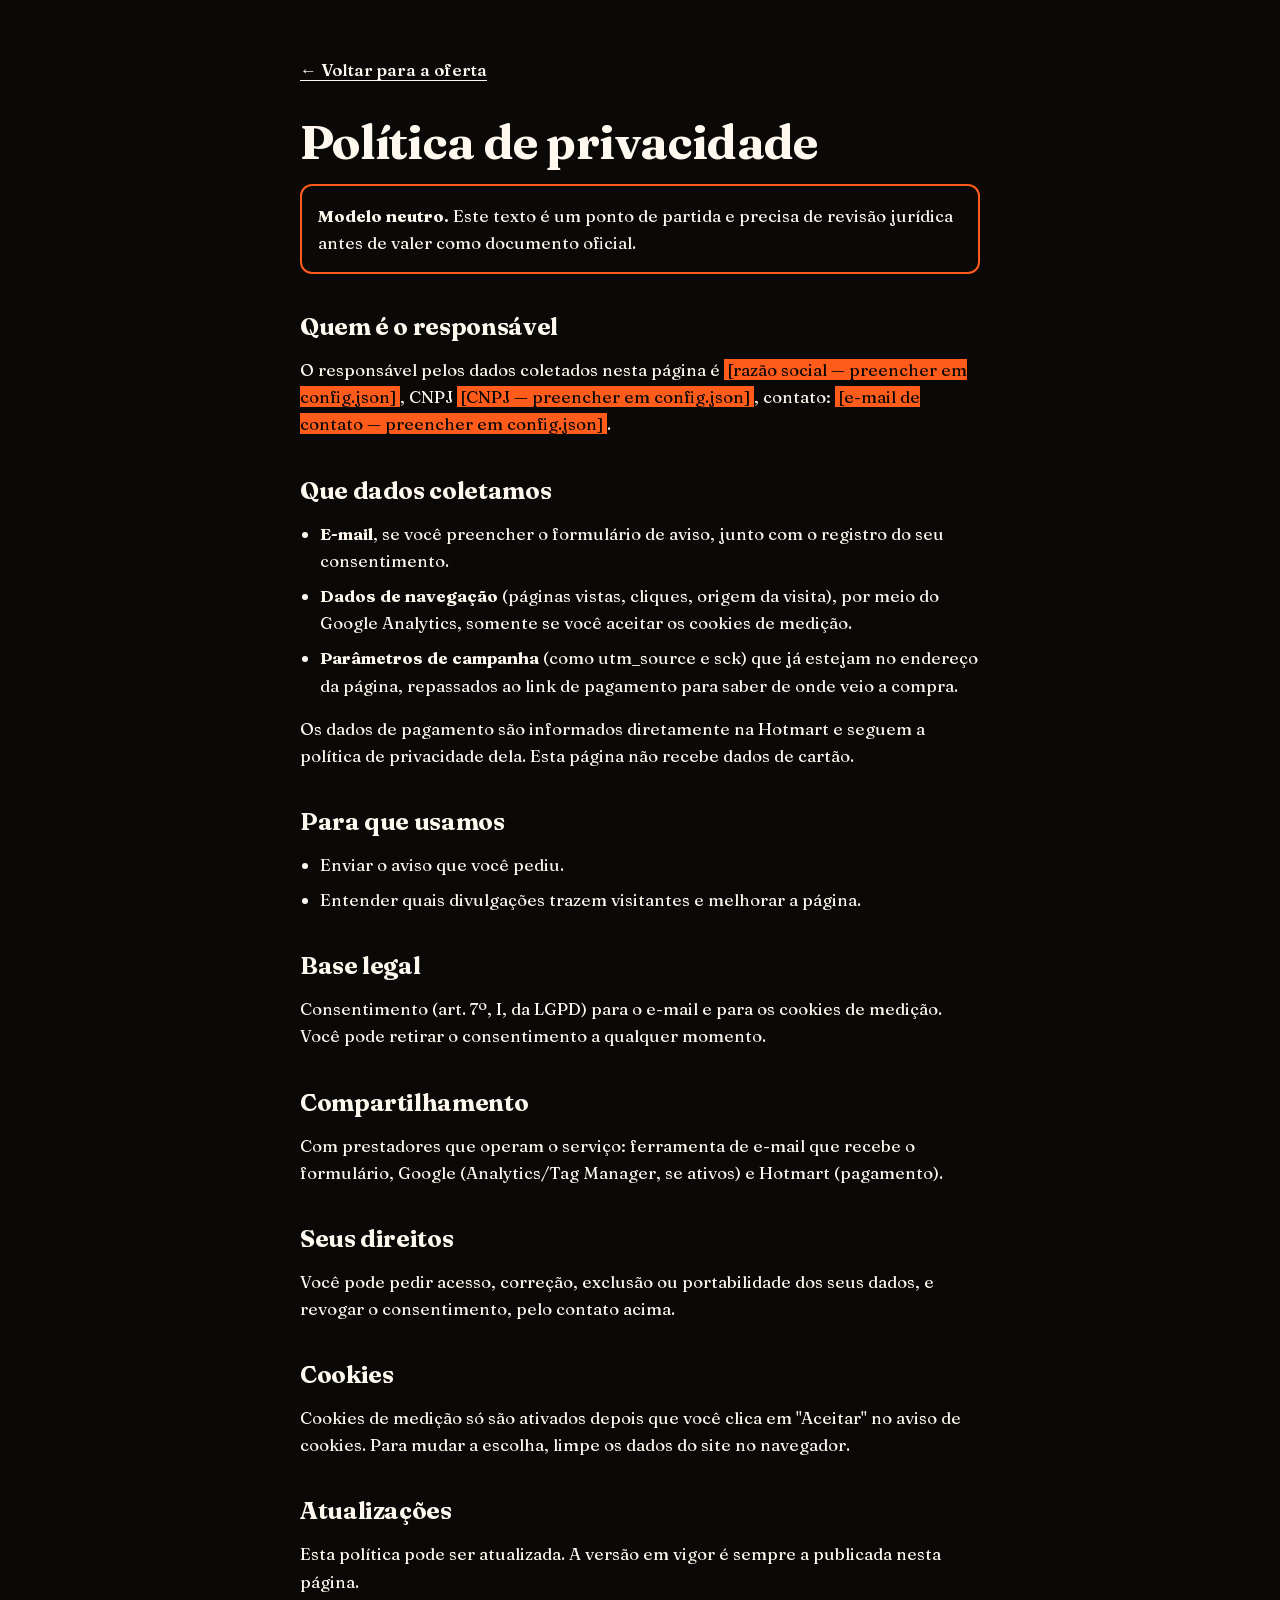
<file: blackfriday-b/privacidade.html>
<!DOCTYPE html>
<html lang="pt-BR">
<head>
<meta charset="utf-8">
<meta name="viewport" content="width=device-width, initial-scale=1">

<title>Política de privacidade | Orlando Bolão</title>
<meta name="description" content="Política de privacidade da página de Black Friday dos cursos do professor Orlando Bolão.">
<meta name="theme-color" content="#0A0908">
<link rel="icon" href="favicon.svg" type="image/svg+xml">
<link rel="preload" href="fonts/fraunces-latin.woff2" as="font" type="font/woff2" crossorigin>
<style>:root{--fundo:#0A0908;--texto:#FFF8EE;--destaque:#FF5B1A;--superficie:#191716;--linha:#403e3b;--suave:#c9c3bb;--botao-texto:#0A0908;--claro-fundo:#FFF8EE;--claro-texto:#0A0908;--claro-suave:#3b3936;--pos-bf:23.1%}</style>
<link rel="stylesheet" href="style.css">
<script>document.documentElement.classList.add('js')</script>
<meta name="robots" content="noindex, nofollow">
</head>
<body class="legal">
<main class="legal-corpo">
<p><a class="link-texto" href="./">← Voltar para a oferta</a></p>
<h1>Política de privacidade</h1>
<p class="aviso-juridico"><strong>Modelo neutro.</strong> Este texto é um ponto de partida e precisa de revisão jurídica antes de valer como documento oficial.</p>

<h2>Quem é o responsável</h2>
<p>O responsável pelos dados coletados nesta página é <mark>[razão social — preencher em config.json]</mark>, CNPJ <mark>[CNPJ — preencher em config.json]</mark>, contato: <mark>[e-mail de contato — preencher em config.json]</mark>.</p>
<h2>Que dados coletamos</h2>
<ul>
<li><strong>E-mail</strong>, se você preencher o formulário de aviso, junto com o registro do seu consentimento.</li>
<li><strong>Dados de navegação</strong> (páginas vistas, cliques, origem da visita), por meio do Google Analytics, somente se você aceitar os cookies de medição.</li>
<li><strong>Parâmetros de campanha</strong> (como utm_source e sck) que já estejam no endereço da página, repassados ao link de pagamento para saber de onde veio a compra.</li>
</ul>
<p>Os dados de pagamento são informados diretamente na Hotmart e seguem a política de privacidade dela. Esta página não recebe dados de cartão.</p>
<h2>Para que usamos</h2>
<ul><li>Enviar o aviso que você pediu.</li><li>Entender quais divulgações trazem visitantes e melhorar a página.</li></ul>
<h2>Base legal</h2>
<p>Consentimento (art. 7º, I, da LGPD) para o e-mail e para os cookies de medição. Você pode retirar o consentimento a qualquer momento.</p>
<h2>Compartilhamento</h2>
<p>Com prestadores que operam o serviço: ferramenta de e-mail que recebe o formulário, Google (Analytics/Tag Manager, se ativos) e Hotmart (pagamento).</p>
<h2>Seus direitos</h2>
<p>Você pode pedir acesso, correção, exclusão ou portabilidade dos seus dados, e revogar o consentimento, pelo contato acima.</p>
<h2>Cookies</h2>
<p>Cookies de medição só são ativados depois que você clica em "Aceitar" no aviso de cookies. Para mudar a escolha, limpe os dados do site no navegador.</p>
<h2>Atualizações</h2>
<p>Esta política pode ser atualizada. A versão em vigor é sempre a publicada nesta página.</p>
</main>
</body>
</html>
</file>
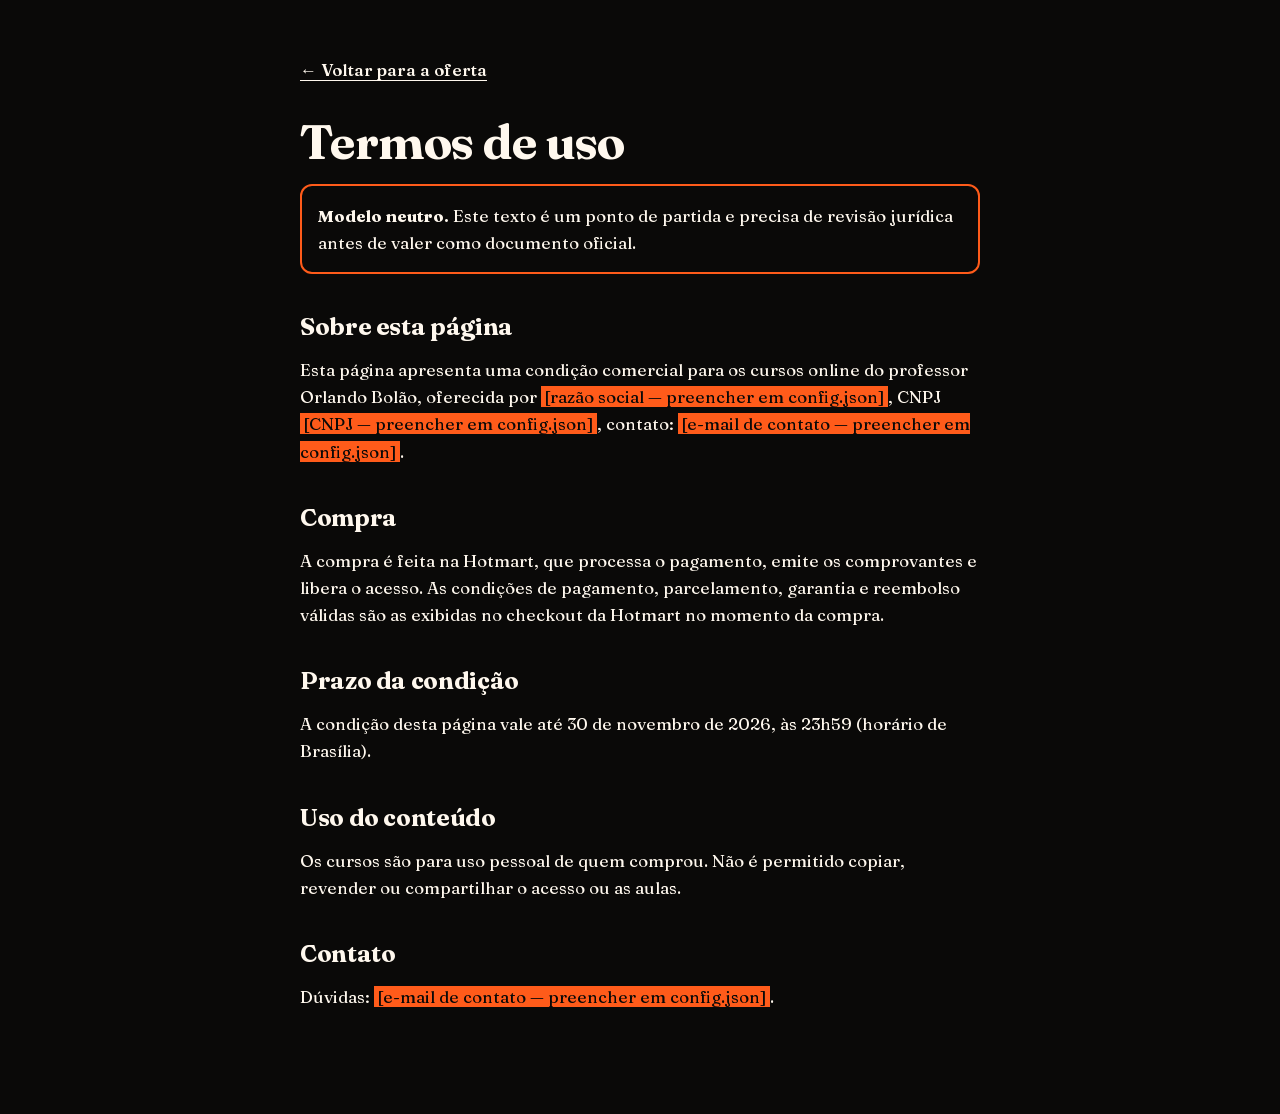
<file: blackfriday-b/termos.html>
<!DOCTYPE html>
<html lang="pt-BR">
<head>
<meta charset="utf-8">
<meta name="viewport" content="width=device-width, initial-scale=1">

<title>Termos de uso | Orlando Bolão</title>
<meta name="description" content="Termos de uso da página de Black Friday dos cursos do professor Orlando Bolão.">
<meta name="theme-color" content="#0A0908">
<link rel="icon" href="favicon.svg" type="image/svg+xml">
<link rel="preload" href="fonts/fraunces-latin.woff2" as="font" type="font/woff2" crossorigin>
<style>:root{--fundo:#0A0908;--texto:#FFF8EE;--destaque:#FF5B1A;--superficie:#191716;--linha:#403e3b;--suave:#c9c3bb;--botao-texto:#0A0908;--claro-fundo:#FFF8EE;--claro-texto:#0A0908;--claro-suave:#3b3936;--pos-bf:23.1%}</style>
<link rel="stylesheet" href="style.css">
<script>document.documentElement.classList.add('js')</script>
<meta name="robots" content="noindex, nofollow">
</head>
<body class="legal">
<main class="legal-corpo">
<p><a class="link-texto" href="./">← Voltar para a oferta</a></p>
<h1>Termos de uso</h1>
<p class="aviso-juridico"><strong>Modelo neutro.</strong> Este texto é um ponto de partida e precisa de revisão jurídica antes de valer como documento oficial.</p>

<h2>Sobre esta página</h2>
<p>Esta página apresenta uma condição comercial para os cursos online do professor Orlando Bolão, oferecida por <mark>[razão social — preencher em config.json]</mark>, CNPJ <mark>[CNPJ — preencher em config.json]</mark>, contato: <mark>[e-mail de contato — preencher em config.json]</mark>.</p>
<h2>Compra</h2>
<p>A compra é feita na Hotmart, que processa o pagamento, emite os comprovantes e libera o acesso. As condições de pagamento, parcelamento, garantia e reembolso válidas são as exibidas no checkout da Hotmart no momento da compra.</p>
<h2>Prazo da condição</h2>
<p>A condição desta página vale até 30 de novembro de 2026, às 23h59 (horário de Brasília).</p>
<h2>Uso do conteúdo</h2>
<p>Os cursos são para uso pessoal de quem comprou. Não é permitido copiar, revender ou compartilhar o acesso ou as aulas.</p>
<h2>Contato</h2>
<p>Dúvidas: <mark>[e-mail de contato — preencher em config.json]</mark>.</p>
</main>
</body>
</html>
</file>
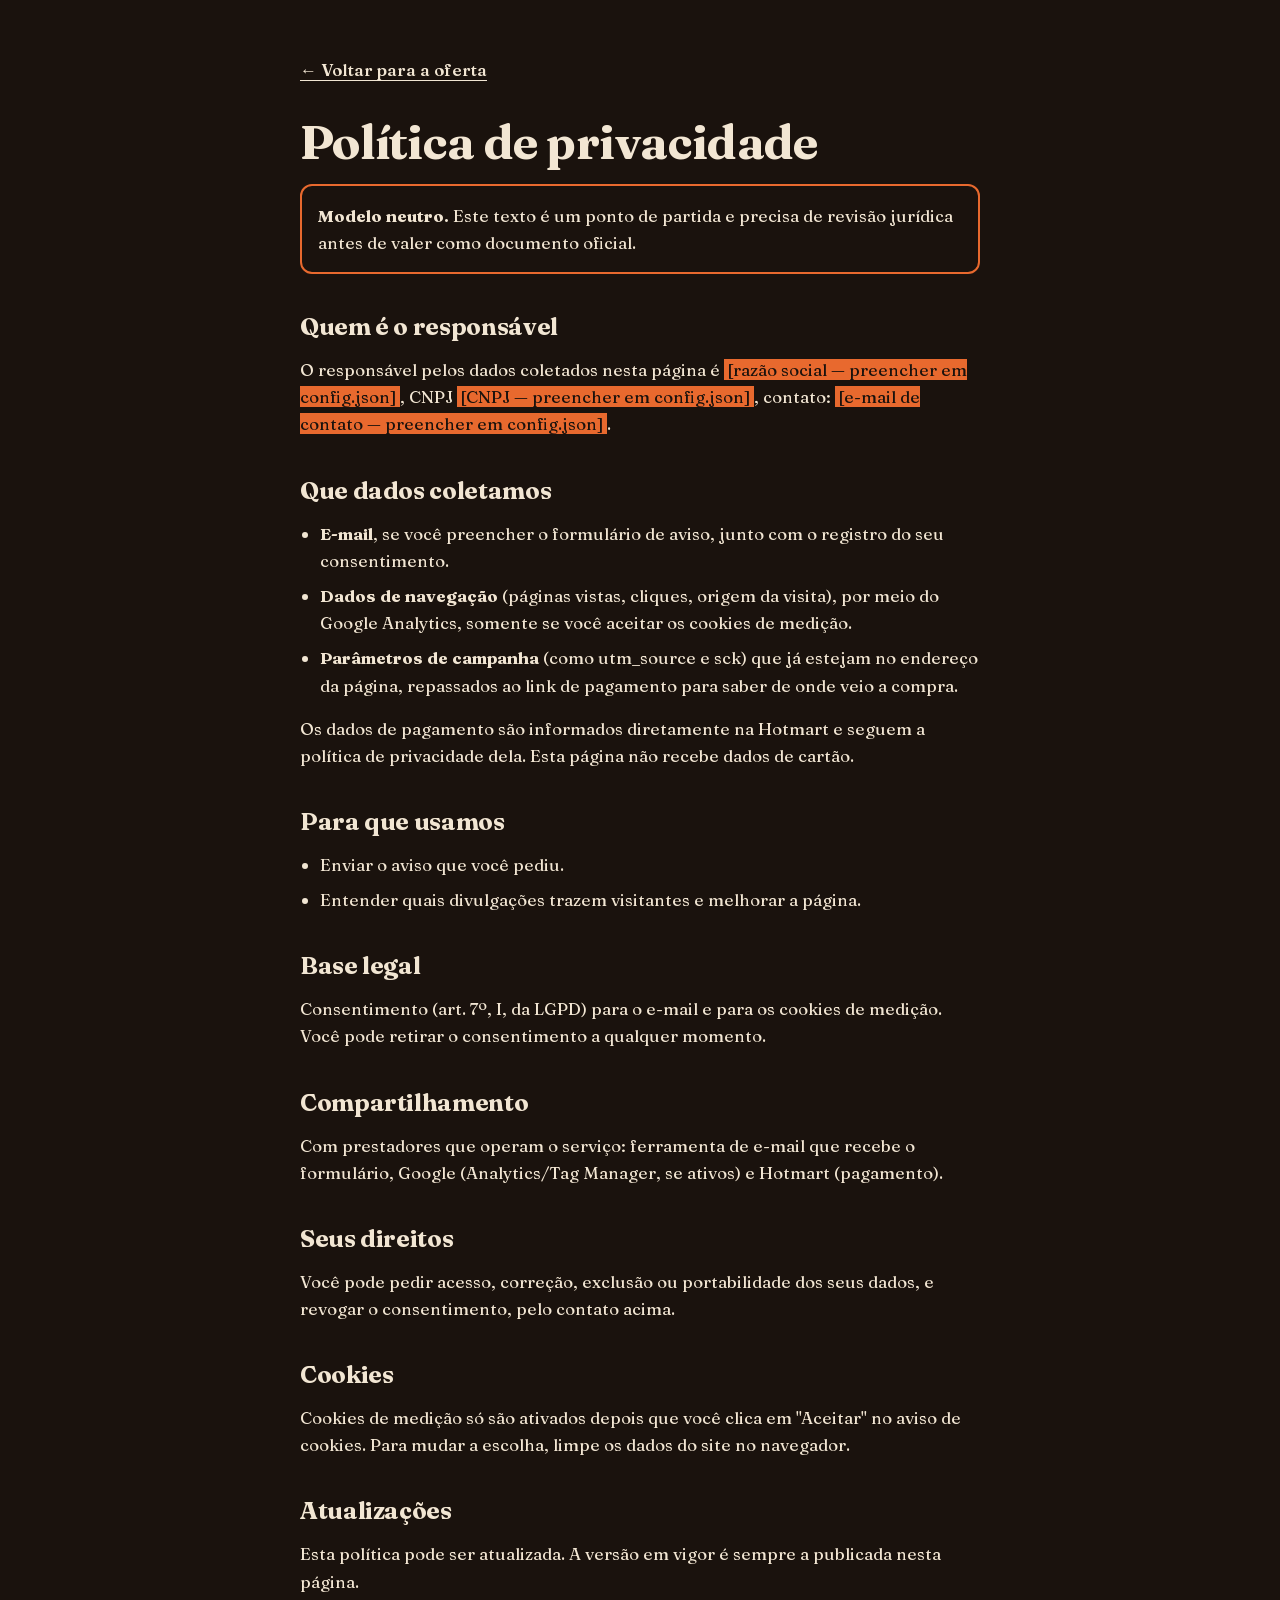
<file: blackfriday/privacidade.html>
<!DOCTYPE html>
<html lang="pt-BR">
<head>
<meta charset="utf-8">
<meta name="viewport" content="width=device-width, initial-scale=1">

<title>Política de privacidade | Orlando Bolão</title>
<meta name="description" content="Política de privacidade da página de Black Friday dos cursos do professor Orlando Bolão.">
<meta name="theme-color" content="#1A120D">
<link rel="icon" href="favicon.svg" type="image/svg+xml">
<link rel="preload" href="fonts/fraunces-latin.woff2" as="font" type="font/woff2" crossorigin>
<style>:root{--fundo:#1A120D;--texto:#F2E6D3;--destaque:#E8692E;--superficie:#271f19;--linha:#4a4139;--suave:#c2b7a7;--botao-texto:#1A120D;--claro-fundo:#F2E6D3;--claro-texto:#1A120D;--claro-suave:#453c35;--pos-bf:23.1%}</style>
<link rel="stylesheet" href="style.css">
<script>document.documentElement.classList.add('js')</script>
<meta name="robots" content="noindex, nofollow">
</head>
<body class="legal">
<main class="legal-corpo">
<p><a class="link-texto" href="./">← Voltar para a oferta</a></p>
<h1>Política de privacidade</h1>
<p class="aviso-juridico"><strong>Modelo neutro.</strong> Este texto é um ponto de partida e precisa de revisão jurídica antes de valer como documento oficial.</p>

<h2>Quem é o responsável</h2>
<p>O responsável pelos dados coletados nesta página é <mark>[razão social — preencher em config.json]</mark>, CNPJ <mark>[CNPJ — preencher em config.json]</mark>, contato: <mark>[e-mail de contato — preencher em config.json]</mark>.</p>
<h2>Que dados coletamos</h2>
<ul>
<li><strong>E-mail</strong>, se você preencher o formulário de aviso, junto com o registro do seu consentimento.</li>
<li><strong>Dados de navegação</strong> (páginas vistas, cliques, origem da visita), por meio do Google Analytics, somente se você aceitar os cookies de medição.</li>
<li><strong>Parâmetros de campanha</strong> (como utm_source e sck) que já estejam no endereço da página, repassados ao link de pagamento para saber de onde veio a compra.</li>
</ul>
<p>Os dados de pagamento são informados diretamente na Hotmart e seguem a política de privacidade dela. Esta página não recebe dados de cartão.</p>
<h2>Para que usamos</h2>
<ul><li>Enviar o aviso que você pediu.</li><li>Entender quais divulgações trazem visitantes e melhorar a página.</li></ul>
<h2>Base legal</h2>
<p>Consentimento (art. 7º, I, da LGPD) para o e-mail e para os cookies de medição. Você pode retirar o consentimento a qualquer momento.</p>
<h2>Compartilhamento</h2>
<p>Com prestadores que operam o serviço: ferramenta de e-mail que recebe o formulário, Google (Analytics/Tag Manager, se ativos) e Hotmart (pagamento).</p>
<h2>Seus direitos</h2>
<p>Você pode pedir acesso, correção, exclusão ou portabilidade dos seus dados, e revogar o consentimento, pelo contato acima.</p>
<h2>Cookies</h2>
<p>Cookies de medição só são ativados depois que você clica em "Aceitar" no aviso de cookies. Para mudar a escolha, limpe os dados do site no navegador.</p>
<h2>Atualizações</h2>
<p>Esta política pode ser atualizada. A versão em vigor é sempre a publicada nesta página.</p>
</main>
</body>
</html>
</file>
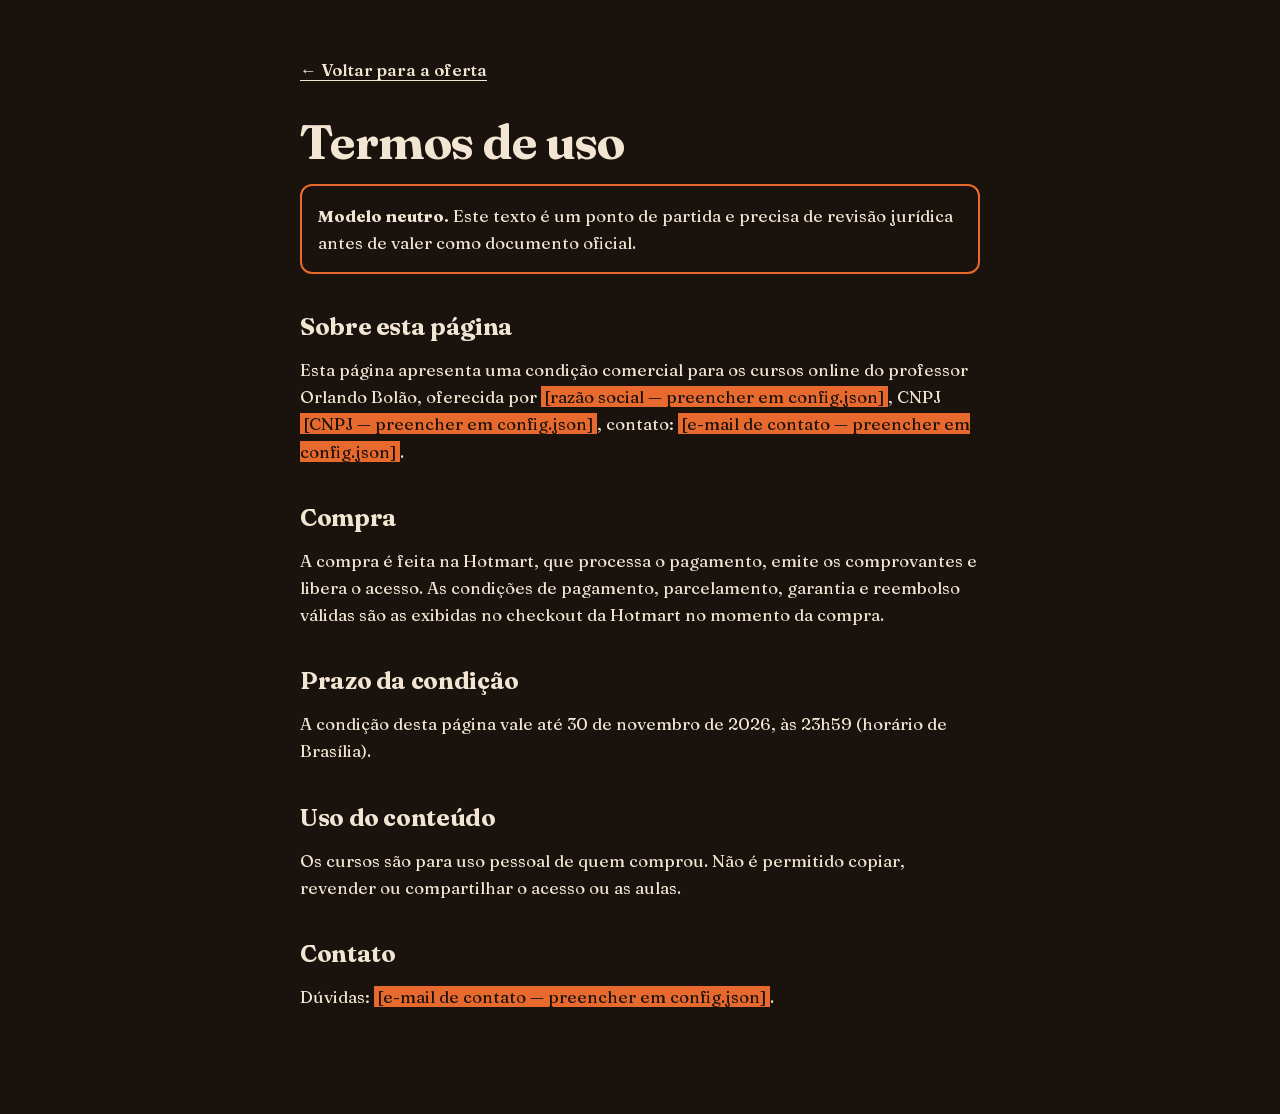
<file: blackfriday/termos.html>
<!DOCTYPE html>
<html lang="pt-BR">
<head>
<meta charset="utf-8">
<meta name="viewport" content="width=device-width, initial-scale=1">

<title>Termos de uso | Orlando Bolão</title>
<meta name="description" content="Termos de uso da página de Black Friday dos cursos do professor Orlando Bolão.">
<meta name="theme-color" content="#1A120D">
<link rel="icon" href="favicon.svg" type="image/svg+xml">
<link rel="preload" href="fonts/fraunces-latin.woff2" as="font" type="font/woff2" crossorigin>
<style>:root{--fundo:#1A120D;--texto:#F2E6D3;--destaque:#E8692E;--superficie:#271f19;--linha:#4a4139;--suave:#c2b7a7;--botao-texto:#1A120D;--claro-fundo:#F2E6D3;--claro-texto:#1A120D;--claro-suave:#453c35;--pos-bf:23.1%}</style>
<link rel="stylesheet" href="style.css">
<script>document.documentElement.classList.add('js')</script>
<meta name="robots" content="noindex, nofollow">
</head>
<body class="legal">
<main class="legal-corpo">
<p><a class="link-texto" href="./">← Voltar para a oferta</a></p>
<h1>Termos de uso</h1>
<p class="aviso-juridico"><strong>Modelo neutro.</strong> Este texto é um ponto de partida e precisa de revisão jurídica antes de valer como documento oficial.</p>

<h2>Sobre esta página</h2>
<p>Esta página apresenta uma condição comercial para os cursos online do professor Orlando Bolão, oferecida por <mark>[razão social — preencher em config.json]</mark>, CNPJ <mark>[CNPJ — preencher em config.json]</mark>, contato: <mark>[e-mail de contato — preencher em config.json]</mark>.</p>
<h2>Compra</h2>
<p>A compra é feita na Hotmart, que processa o pagamento, emite os comprovantes e libera o acesso. As condições de pagamento, parcelamento, garantia e reembolso válidas são as exibidas no checkout da Hotmart no momento da compra.</p>
<h2>Prazo da condição</h2>
<p>A condição desta página vale até 30 de novembro de 2026, às 23h59 (horário de Brasília).</p>
<h2>Uso do conteúdo</h2>
<p>Os cursos são para uso pessoal de quem comprou. Não é permitido copiar, revender ou compartilhar o acesso ou as aulas.</p>
<h2>Contato</h2>
<p>Dúvidas: <mark>[e-mail de contato — preencher em config.json]</mark>.</p>
</main>
</body>
</html>
</file>
<file: blackfriday-b/style.css>
/*!
 * Sites Incríveis — estilos do motor
 * © 2026 Enzo Barbatto — Sparo Automações. Uso conforme LICENCA.md.
 *
 * Só o necessário para os efeitos funcionarem. A identidade visual do site
 * (fontes, cores, espaçamentos) vive no CSS da própria página.
 */

/* ---------- estados iniciais das revelações ---------- */

[data-fx="surgir"],
[data-fx="subir"],
[data-fx="esquerda"],
[data-fx="direita"],
[data-fx="crescer"] {
  opacity: 0;
  transition: opacity 0.9s cubic-bezier(0.22, 1, 0.36, 1),
              transform 0.9s cubic-bezier(0.22, 1, 0.36, 1);
  will-change: opacity, transform;
}

[data-fx="subir"]    { transform: translateY(36px); }
[data-fx="esquerda"] { transform: translateX(-48px); }
[data-fx="direita"]  { transform: translateX(48px); }
[data-fx="crescer"]  { transform: scale(0.92); }

[data-fx].fx-em-cena {
  opacity: 1;
  transform: none;
}

/* palavras: cada palavra sobe individualmente quando o pai entra em cena */
[data-fx="palavras"] .fx-palavra {
  display: inline-block;
  opacity: 0;
  transform: translateY(0.6em);
  transition: opacity 0.55s ease-out, transform 0.55s cubic-bezier(0.22, 1, 0.36, 1);
}
[data-fx="palavras"].fx-em-cena .fx-palavra {
  opacity: 1;
  transform: none;
}
[data-fx="palavras"] { opacity: 1; }

/* digitar: cursor enquanto escreve */
[data-fx="digitar"] { opacity: 1; }
.fx-digitando::after {
  content: "";
  display: inline-block;
  width: 0.08em;
  height: 1em;
  margin-left: 0.06em;
  background: currentColor;
  vertical-align: -0.12em;
  animation: fx-cursor 0.8s steps(2, jump-none) infinite;
}
@keyframes fx-cursor { 50% { opacity: 0; } }

[data-fx="contar"] {
  opacity: 1;
  font-variant-numeric: tabular-nums;
}

/* ---------- cenas fixas ---------- */

[data-fx-fixa] {
  position: relative;
}

.fx-palco {
  position: sticky;
  top: 0;
  height: 100vh;
  height: 100dvh;
  overflow: hidden;
  display: flex;
  align-items: center;
  justify-content: center;
}

[data-fx="trilho"] {
  display: flex;
  flex-wrap: nowrap;
  will-change: transform;
}

[data-fx="rolar-video"] {
  width: 100%;
  height: 100%;
  object-fit: cover;
}

/* etapas: por padrão, cada .fx-etapa aparece na sua vez.
   A página pode sobrescrever livremente com [data-etapa="n"]. */
[data-fx-etapas] .fx-etapa {
  opacity: 0;
  transition: opacity 0.45s ease;
}
[data-fx-etapas="2"][data-etapa="1"] .fx-etapa:nth-of-type(1),
[data-fx-etapas="2"][data-etapa="2"] .fx-etapa:nth-of-type(2),
[data-fx-etapas="3"][data-etapa="1"] .fx-etapa:nth-of-type(1),
[data-fx-etapas="3"][data-etapa="2"] .fx-etapa:nth-of-type(2),
[data-fx-etapas="3"][data-etapa="3"] .fx-etapa:nth-of-type(3),
[data-fx-etapas="4"][data-etapa="1"] .fx-etapa:nth-of-type(1),
[data-fx-etapas="4"][data-etapa="2"] .fx-etapa:nth-of-type(2),
[data-fx-etapas="4"][data-etapa="3"] .fx-etapa:nth-of-type(3),
[data-fx-etapas="4"][data-etapa="4"] .fx-etapa:nth-of-type(4),
[data-fx-etapas="5"][data-etapa="1"] .fx-etapa:nth-of-type(1),
[data-fx-etapas="5"][data-etapa="2"] .fx-etapa:nth-of-type(2),
[data-fx-etapas="5"][data-etapa="3"] .fx-etapa:nth-of-type(3),
[data-fx-etapas="5"][data-etapa="4"] .fx-etapa:nth-of-type(4),
[data-fx-etapas="5"][data-etapa="5"] .fx-etapa:nth-of-type(5) {
  opacity: 1;
}

/* ---------- fundo que viaja ---------- */

.fx-fundo-ativo body {
  background: var(--fx-fundo, inherit);
  color: var(--fx-tinta, inherit);
  transition: background 0.7s ease, color 0.7s ease;
}

/* ---------- suavidade geral ---------- */

[data-fx-paralaxe],
[data-fx-mouse],
[data-fx-x], [data-fx-y], [data-fx-escala], [data-fx-giro], [data-fx-opacidade] {
  will-change: transform;
}

[data-fx-mouse] {
  transition: transform 0.25s ease-out;
}

/* ---------- movimento reduzido: tudo visível, nada se mexe ---------- */

.fx-reduzido [data-fx] {
  opacity: 1 !important;
  transform: none !important;
  transition: none !important;
}
.fx-reduzido [data-fx="palavras"] .fx-palavra {
  opacity: 1;
  transform: none;
  transition: none;
}
.fx-reduzido .fx-palco {
  position: static;
  height: auto;
  overflow: visible;
}
.fx-reduzido [data-fx-etapas] .fx-etapa {
  opacity: 1;
  position: static !important;
  grid-area: auto !important; /* etapas sobrepostas viram lista, uma sob a outra */
  margin: 24px 0;
}
.fx-reduzido [data-fx="trilho"] {
  flex-wrap: wrap;
  transform: none !important;
}

/* ===== Página: Black Friday Orlando Bolão — "noite de roda" =====
   Cores vêm de config.json (variáveis em <style> no <head>).
   Escala de tipo: 14 / 17 / 20 / 24 / 32 / 44 / 64 / 84
   Espaço: 8 / 16 / 24 / 40 / 64 / 104 */

@font-face {
  font-family: "Fraunces";
  src: url("fonts/fraunces-latin.woff2") format("woff2");
  font-weight: 400 800;
  font-style: normal;
  font-display: swap;
}

*, *::before, *::after { box-sizing: border-box; }
html { -webkit-text-size-adjust: 100%; }
@media (prefers-reduced-motion: no-preference) { html { scroll-behavior: smooth; } }
body {
  margin: 0;
  background: var(--fundo);
  color: var(--texto);
  font-family: "Fraunces", Georgia, "Times New Roman", serif;
  font-optical-sizing: auto;
  font-size: 1.0625rem;
  line-height: 1.6;
  overflow-x: clip;
}
main { overflow-x: clip; }
html.fx-fundo-ativo body { background: var(--fx-fundo, var(--fundo)); color: var(--fx-tinta, var(--texto)); }
img, svg, video, iframe { max-width: 100%; }
img { height: auto; display: block; }
a { color: inherit; }
h1, h2, h3, h4 { line-height: 1.08; margin: 0; font-weight: 700; letter-spacing: -0.015em; text-wrap: balance; }
p { margin: 0; }
ul { margin: 0; padding: 0; }

/* sem JS (crawlers, falhas): nada fica escondido */
html:not(.js) [data-fx] { opacity: 1 !important; transform: none !important; }

:focus-visible { outline: 3px solid currentColor; outline-offset: 3px; border-radius: 4px; }
.btn-comprar:focus-visible { outline: 3px solid var(--texto); outline-offset: 4px; }

.sr { position: absolute; width: 1px; height: 1px; overflow: hidden; clip: rect(0 0 0 0); white-space: nowrap; }
.pular { position: absolute; left: 16px; top: -100px; z-index: 100; background: var(--texto); color: var(--fundo); padding: 12px 16px; border-radius: 8px; }
.pular:focus { top: 16px; }

/* ---------- movimento-assinatura: linha de pulsação ---------- */
.pulsacao {
  position: fixed; top: 0; left: 0; right: 0; z-index: 50;
  display: flex; gap: 4px; height: 5px; padding: 0 4px; pointer-events: none;
}
.pulsacao span {
  flex: 1; background: var(--linha); border-radius: 0 0 2px 2px;
  transform-origin: top; transition: background 0.3s ease;
}
.pulsacao span.aceso { background: var(--destaque); }
.pulsacao span.bate { animation: bate 0.5s cubic-bezier(0.2, 1.6, 0.4, 1); }
@keyframes bate { 0% { transform: scaleY(1); } 35% { transform: scaleY(2.6); } 100% { transform: scaleY(1); } }
@media (prefers-reduced-motion: reduce) { .pulsacao span.bate { animation: none; } }

/* ---------- estados da oferta ---------- */
.so-futura, .so-encerrada { display: none; }
html.oferta-futura .so-futura, html.oferta-encerrada .so-encerrada { display: block; }
html.oferta-futura .so-ativa, html.oferta-encerrada .so-ativa,
html.oferta-futura .btn-comprar, html.oferta-encerrada .btn-comprar,
html.oferta-futura .barra-fixa, html.oferta-encerrada .barra-fixa { display: none !important; }
.faixa .so-futura, .faixa .so-encerrada, .faixa .so-ativa { display: none; }
html:not(.oferta-futura):not(.oferta-encerrada) .faixa .so-ativa,
html.oferta-futura .faixa .so-futura, html.oferta-encerrada .faixa .so-encerrada { display: inline; }
.aviso-oferta p { font-size: 1.25rem; margin-top: 24px; max-width: 34ch; }

/* ---------- faixa e cabeçalho ---------- */
.faixa {
  background: var(--destaque); color: var(--botao-texto);
  text-align: center; font-size: 0.9375rem; font-weight: 600;
  padding: 12px 16px; line-height: 1.4;
}
.cabecalho {
  max-width: 1180px; margin: 0 auto; padding: 8px 20px;
  display: flex; align-items: center; justify-content: space-between; gap: 16px;
}
.marca { font-weight: 700; font-size: 1.125rem; text-decoration: none; min-height: 48px; display: inline-flex; align-items: center; }
.logo { display: block; height: auto; }
.logo .m-circ, .logo .m-letra { fill: var(--texto); }
.logo .m-mao { fill: var(--destaque); }
.marca .logo-h { width: 188px; }
@media (min-width: 860px) { .marca .logo-h { width: 236px; } }
.rodape-logo .logo-v { width: 132px; }
.cabecalho nav { display: flex; gap: 4px; }
.cabecalho nav a { min-height: 48px; min-width: 48px; padding: 0 12px; display: inline-flex; align-items: center; justify-content: center; text-decoration: none; color: var(--suave); }
.cabecalho nav a:hover { color: inherit; text-decoration: underline; }

section { padding: 64px 20px; }
@media (min-width: 860px) { section { padding: 104px 40px; } }
@media (max-width: 859px) { .topo { padding-top: 16px; gap: 24px; } .acoes { margin-top: 24px; } }
section > * { max-width: 1180px; margin-left: auto; margin-right: auto; }
h2 { font-size: clamp(2rem, 3.2vw + 1rem, 3.5rem); }

/* ---------- botões ---------- */
.acoes { display: flex; flex-wrap: wrap; align-items: center; gap: 8px 24px; margin-top: 32px; }
.btn-comprar {
  display: inline-flex; align-items: center; justify-content: center; text-align: center;
  min-height: 56px; padding: 14px 28px; border-radius: 10px;
  background: var(--destaque); color: var(--botao-texto);
  font-weight: 700; font-size: 1.125rem; line-height: 1.25; text-decoration: none;
  transition: filter 0.2s ease, transform 0.2s ease;
}
.btn-comprar:hover { filter: brightness(1.08); }
.btn-comprar:active { transform: translateY(1px); }
.btn-sec, .btn-ghost {
  display: inline-flex; align-items: center; justify-content: center;
  min-height: 52px; padding: 12px 24px; border-radius: 10px;
  font: inherit; font-weight: 700; cursor: pointer;
  background: transparent; color: inherit; border: 2px solid currentColor;
}
.btn-ghost { border-color: transparent; text-decoration: underline; }
.link-whats, .link-texto { text-underline-offset: 4px; }
.link-whats { display: inline-flex; align-items: center; min-height: 48px; padding: 8px 0; color: var(--suave); }
.link-whats:hover { color: inherit; }
.link-texto { display: inline-flex; align-items: center; min-height: 44px; font-weight: 600; }
@media (max-width: 859px) {
  .acoes .btn-comprar { width: 100%; }
}

/* ---------- 1. topo ---------- */
.topo { display: grid; gap: 40px; padding-top: 32px; max-width: 1180px; margin: 0 auto; }
.topo > * { margin: 0; }
@media (min-width: 860px) {
  .topo { grid-template-columns: 1.2fr 0.8fr; align-items: center; padding-top: 40px; padding-bottom: 64px; }
}
.topo h1 { font-size: clamp(2.375rem, 3.6vw + 1rem, 4.5rem); font-weight: 760; line-height: 1.02; letter-spacing: -0.025em; max-width: 16ch; }
.subtitulo { font-size: 1.1875rem; color: var(--suave); margin-top: 16px; max-width: 34ch; line-height: 1.45; }
.preco-topo { margin-top: 24px; padding-top: 16px; border-top: 1px solid var(--linha); max-width: 30rem; }
.preco-grande { display: flex; align-items: baseline; flex-wrap: wrap; gap: 8px 16px; }
.preco-grande .valor { font-size: clamp(2.75rem, 4vw + 1rem, 4.5rem); font-weight: 800; color: var(--destaque); line-height: 1; font-variant-numeric: tabular-nums; letter-spacing: -0.03em; }
.preco-obs { font-size: 1.25rem; }
.por-curso { font-size: 1.25rem; font-weight: 600; margin-top: 8px; }
.parcelamento { color: var(--suave); margin-top: 8px; }
.topo-midia { position: relative; }
.topo-pele { display: none; color: var(--destaque); opacity: 0.55; }
@media (min-width: 860px) { .topo-pele { display: block; margin-right: -12vw; } .topo-pele svg { width: 100%; height: auto; } }
.topo-pele .p-pele { fill: none; }

/* ---------- peles (desenho dos instrumentos) ---------- */
.pele { color: inherit; flex: none; }
.pele .p-pele { fill: color-mix(in srgb, var(--destaque) 16%, transparent); }
.pele .p-aro { fill: none; stroke: currentColor; stroke-width: 3; }
.pele .p-fino { fill: none; stroke: currentColor; stroke-width: 1; opacity: 0.5; }
.pele .p-platinela { fill: var(--fundo); stroke: currentColor; stroke-width: 2.5; }
.pele .p-afinador { stroke: currentColor; stroke-width: 5; stroke-linecap: round; }
.pele .p-corda { fill: none; stroke: var(--destaque); stroke-width: 2; }
.pele .p-afinador-q { fill: currentColor; }
.pele .p-mao path { fill: var(--destaque); stroke: var(--destaque); stroke-width: 240; stroke-linejoin: round; } /* traço engrossado (unidades do desenho) para o laranja aparecer cheio */
.pele .p-punho line { stroke: var(--destaque); stroke-linecap: round; }

/* ---------- 2. cursos ---------- */
.cab { margin-bottom: 40px; }
.intro { color: var(--suave); font-size: 1.25rem; margin-top: 16px; max-width: 40ch; }
.grade-cursos { display: grid; gap: 24px; }
@media (min-width: 860px) { .grade-cursos { grid-template-columns: 1fr 1fr; } }
.curso {
  background: var(--superficie); border: 1px solid var(--linha); border-radius: 16px;
  display: flex; flex-direction: column; min-width: 0; overflow: hidden;
}
.curso-corpo { padding: 24px; display: flex; flex-direction: column; gap: 16px; }
@media (min-width: 860px) { .curso-corpo { padding: 32px; } }
.curso-midia .video { border-radius: 0; }
.curso-foto { margin: 0; aspect-ratio: 4 / 5; }
.curso-foto img { width: 100%; height: 100%; object-fit: cover; object-position: 50% 30%; }
.curso-topo { display: flex; align-items: center; gap: 16px; }
.curso h3 { font-size: 1.75rem; }
.curso h4 { font-size: 0.875rem; text-transform: uppercase; letter-spacing: 0.08em; font-weight: 600; color: var(--suave); margin-top: 8px; }
.curso-dados { margin: 0; display: grid; gap: 12px; }
.curso-dados div { display: grid; gap: 2px; }
.curso-dados dt { font-size: 0.875rem; text-transform: uppercase; letter-spacing: 0.08em; color: var(--suave); }
.curso-dados dd { margin: 0; }
.ritmos { list-style: none; display: flex; flex-wrap: wrap; font-size: 0.875rem; line-height: 1.45; color: var(--suave); }
.ritmos li:not(:last-child)::after { content: "·"; margin: 0 0.45em; color: var(--destaque); }
.aprende { list-style: none; display: grid; gap: 8px; }
.aprende li { padding-left: 24px; position: relative; }
.aprende li::before { content: ""; position: absolute; left: 4px; top: 0.6em; width: 8px; height: 8px; border-radius: 50%; background: var(--destaque); }

/* ---------- vídeo em fachada ---------- */
.video { position: relative; border-radius: 12px; overflow: hidden; background: #000; aspect-ratio: 16 / 9; }
.video iframe, .video video { width: 100%; height: 100%; border: 0; display: block; }
.video-vertical { aspect-ratio: 4 / 5; }
.video-vertical video { object-fit: contain; background: #000; }
.video-vertical .video-fachada img { object-position: 50% 28%; }
.topo-midia .video-vertical { max-width: 440px; margin-inline: auto; border-radius: 16px; box-shadow: 0 24px 60px rgb(0 0 0 / 0.45); }
@media (min-width: 860px) { .topo-midia .video-vertical { aspect-ratio: 9 / 14; max-height: 78vh; } }
.video-fachada {
  all: unset; box-sizing: border-box; cursor: pointer; position: relative; display: block; width: 100%; height: 100%;
}
.video-fachada:focus-visible { outline: 3px solid var(--texto); outline-offset: -6px; }
.video-fachada img { width: 100%; height: 100%; object-fit: cover; }
.video-fachada.sem-poster { background: var(--superficie); }
.video-play {
  position: absolute; left: 50%; top: 50%; translate: -50% -50%;
  width: 72px; height: 72px; border-radius: 50%; display: grid; place-items: center;
  background: var(--destaque); color: var(--botao-texto); box-shadow: 0 4px 24px rgb(0 0 0 / 0.35);
}

/* ---------- 3. o que você leva ---------- */
.leva { display: grid; gap: 40px; max-width: 1180px; margin: 0 auto; }
.leva > * { margin: 0; }
@media (min-width: 860px) { .leva { grid-template-columns: 1fr 2fr; align-items: start; } }
.leva-lista { margin: 0; }
.leva-lista div { border-top: 1px solid var(--linha); padding: 24px 0; display: grid; gap: 8px; }
@media (min-width: 860px) { .leva-lista div { grid-template-columns: 14rem 1fr; gap: 24px; } }
.leva-lista dt { font-weight: 700; font-size: 1.25rem; }
.leva-lista dd { margin: 0; color: var(--suave); max-width: 60ch; }

/* ---------- 4. PICO: a roda se forma ---------- */
.preco { padding: 0; }
.preco > * { max-width: none; }
.roda-cena .fx-palco { flex-direction: column; gap: 24px; padding: 64px 20px 32px; text-align: center; }
.preco-titulo { font-size: clamp(1.75rem, 2.4vw + 1rem, 2.75rem); }
.roda {
  position: relative; width: min(78vw, 54vh, 540px); aspect-ratio: 1;
  container-type: inline-size;
}
.roda::before { /* o chão da roda */
  content: ""; position: absolute; inset: 13%; border-radius: 50%;
  border: 1px dashed var(--linha);
}
.roda-aros { position: absolute; inset: 0; }
.roda-pos { position: absolute; width: 30%; display: flex; justify-content: center; }
.roda-1 { left: 35%; top: 0; }
.roda-2 { left: 70%; top: 35%; }
.roda-3 { left: 35%; top: 70%; }
.roda-4 { left: 0; top: 35%; }
.roda-item { display: flex; flex-direction: column; align-items: center; gap: 4px; width: 100%; }
.roda-item .pele { width: 100%; height: auto; }
.roda-nome { font-size: 0.9375rem; font-weight: 600; line-height: 1.2; width: 150%; }
.rc-preco {
  position: absolute; left: 50%; top: 50%; translate: -50% -50%;
  font-size: 2rem; font-size: 10.5cqi; font-weight: 800; color: var(--destaque);
  line-height: 1; white-space: nowrap; letter-spacing: -0.03em; font-variant-numeric: tabular-nums;
}
.rc-por-curso { font-size: clamp(1.25rem, 1vw + 1rem, 1.75rem); font-weight: 600; }
.preco-fecho { padding: 24px 20px 40px; text-align: center; display: flex; flex-direction: column; align-items: center; gap: 16px; }
.preco-fecho .acoes { justify-content: center; margin-top: 16px; width: 100%; max-width: 30rem; }
.preco-fecho .aviso-oferta p { margin-left: auto; margin-right: auto; }
.comparacao { border-collapse: collapse; width: min(100%, 30rem); font-variant-numeric: tabular-nums; }
.comparacao caption { font-weight: 700; font-size: 1.25rem; margin-bottom: 8px; }
.comparacao th, .comparacao td { padding: 10px 4px; border-bottom: 1px solid var(--linha); text-align: left; font-weight: 400; }
.comparacao td { text-align: right; }
.comparacao .soma td { text-decoration: line-through; color: var(--suave); }
.comparacao .combo th, .comparacao .combo td { font-weight: 800; color: var(--destaque); border-bottom: 0; font-size: 1.25rem; }
html.fx-reduzido .roda-cena .fx-palco, html:not(.js) .roda-cena .fx-palco { min-height: 0; }

/* ---------- 5. prova social ---------- */
.num-alunos { font-size: 1.25rem; margin-top: 24px; }
.num-alunos strong { display: block; font-size: clamp(3rem, 6vw, 5rem); color: var(--destaque); line-height: 1; font-variant-numeric: tabular-nums; }
.depoimentos { display: grid; gap: 24px; margin-top: 40px; }
@media (min-width: 860px) { .depoimentos { grid-template-columns: repeat(2, 1fr); } }
.depoimento { margin: 0; border-left: 3px solid var(--destaque); padding: 8px 0 8px 24px; }
.depoimento blockquote { margin: 0; font-size: 1.25rem; font-style: italic; }
.depoimento figcaption { display: flex; align-items: center; gap: 12px; margin-top: 16px; font-weight: 600; }
.dep-foto { width: 48px; height: 48px; border-radius: 50%; object-fit: cover; }

/* ---------- 6. professor (fundo claro) ---------- */
html:not(.fx-fundo-ativo) .professor { background: var(--claro-fundo); color: var(--claro-texto); }
.professor { display: grid; gap: 40px; }
.professor > * { margin: 0; }
@media (min-width: 860px) { .professor { grid-template-columns: minmax(0, 5fr) minmax(0, 7fr); align-items: center; padding-left: max(40px, calc((100vw - 1180px) / 2)); padding-right: max(40px, calc((100vw - 1180px) / 2)); } }
.prof-foto img { border-radius: 16px; width: 100%; object-fit: cover; }
.prof-texto { display: grid; gap: 24px; max-width: 62ch; }
.desambiguacao { font-size: 1.25rem; font-weight: 600; }
.creditos { list-style: none; display: grid; gap: 8px; }
.creditos li { padding-left: 24px; position: relative; }
.creditos li::before { content: "—"; position: absolute; left: 0; }
.professor:only-child, .professor:not(:has(.prof-foto)) { grid-template-columns: 1fr; }

/* ---------- 7. FAQ ---------- */
.faq > * { max-width: 760px; margin-left: 0; }
@media (min-width: 860px) { .faq > * { margin-left: max(0px, calc((100% - 1180px) / 2)); } }
.faq-lista { margin-top: 40px; border-top: 1px solid var(--linha); }
.faq details { border-bottom: 1px solid var(--linha); }
.faq summary {
  list-style: none; cursor: pointer; min-height: 64px; padding: 16px 48px 16px 0; position: relative;
  display: flex; align-items: center; font-size: 1.1875rem; font-weight: 600;
}
.faq summary::-webkit-details-marker { display: none; }
.faq summary::after {
  content: "+"; position: absolute; right: 8px; top: 50%; translate: 0 -50%;
  font-size: 1.75rem; font-weight: 400; color: var(--destaque); transition: rotate 0.2s ease;
}
.faq details[open] summary::after { rotate: 45deg; }
.faq .resp { padding: 0 0 24px; color: var(--suave); display: grid; gap: 12px; max-width: 62ch; }
.faq .resp ul { padding-left: 20px; display: grid; gap: 6px; }
.faq .resp strong { color: var(--texto); }
.faq .resp .faq-fonte { font-size: 0.8125rem; }
.faq-whats { margin-top: 24px; color: var(--suave); }
@media (prefers-reduced-motion: reduce) { .faq summary::after { transition: none; } }

/* ---------- 8. aviso (captura) ---------- */
.aviso-caixa {
  max-width: 640px; background: var(--superficie); border: 1px solid var(--linha);
  border-radius: 16px; padding: 32px 24px; display: grid; gap: 16px;
}
@media (min-width: 860px) { .aviso-caixa { padding: 40px; } }
.aviso-caixa h2 { font-size: clamp(1.75rem, 2vw + 1rem, 2.5rem); }
.topo .aviso-caixa { margin-top: 24px; }
.form-aviso { display: grid; gap: 12px; margin-top: 8px; }
.form-aviso label { font-weight: 600; }
.form-aviso input[type="email"] {
  font: inherit; font-size: 1.0625rem; min-height: 52px; padding: 12px 16px; border-radius: 10px;
  background: var(--fundo); color: var(--texto); border: 1px solid var(--suave); width: 100%;
}
.form-aviso .consent { display: grid; grid-template-columns: 28px 1fr; gap: 12px; align-items: start; min-height: 48px; padding: 8px 0; cursor: pointer; font-weight: 400; font-size: 0.9375rem; color: var(--suave); }
.consent input { width: 24px; height: 24px; margin: 2px 0 0; accent-color: var(--destaque); cursor: pointer; }
.link-pequeno { font-size: 0.9375rem; font-weight: 400; color: var(--suave); }
.form-status { min-height: 1.6em; font-weight: 600; }
.form-status.erro { color: #FFB59A; }
.hp { position: absolute; left: -9999px; width: 1px; height: 1px; overflow: hidden; }

/* ---------- 9. CTA final ---------- */
.final { padding-bottom: 104px; }
.final h2 { font-size: clamp(2.5rem, 5vw + 1rem, 4.75rem); max-width: 14ch; margin-left: auto; margin-right: auto; }
.final > * { max-width: 1180px; }
.final-sub { display: block; font-size: 0.45em; color: var(--suave); font-weight: 600; margin-top: 16px; letter-spacing: 0; }
.final-prazo { margin-top: 24px; font-size: 1.25rem; }
.final h2, .final-prazo, .final .aviso-oferta, .final .acoes { max-width: 1180px; }
@media (min-width: 860px) { .final .acoes .btn-comprar { min-width: 22rem; } }

/* ---------- 10. rodapé ---------- */
.rodape {
  border-top: 1px solid var(--linha); padding: 40px 20px 48px; color: var(--suave);
  display: grid; gap: 16px; max-width: 1180px; margin: 0 auto; font-size: 0.9375rem;
}
.rodape-nome { color: var(--texto); font-weight: 700; }
.rodape-nome a { display: inline-flex; min-height: 44px; align-items: center; }
.rodape-links { list-style: none; display: flex; flex-wrap: wrap; gap: 0 24px; }
.rodape-links a { display: inline-flex; min-height: 44px; align-items: center; }

/* ---------- barra fixa (celular) ---------- */
.barra-fixa {
  position: fixed; left: 0; right: 0; bottom: 0; z-index: 40;
  padding: 10px 16px calc(10px + env(safe-area-inset-bottom));
  background: color-mix(in srgb, var(--fundo) 94%, transparent);
  border-top: 1px solid var(--linha);
  transition: transform 0.25s ease;
}
.barra-fixa .btn-comprar { width: 100%; min-height: 52px; font-size: 1.0625rem; }
.barra-fixa.escondida { transform: translateY(110%); }
@media (min-width: 860px) { .barra-fixa { display: none !important; } }
@media (max-width: 859px) { body.tem-barra { padding-bottom: 80px; } }
@media (prefers-reduced-motion: reduce) { .barra-fixa { transition: none; } }

/* ---------- cookies ---------- */
.cookies {
  position: fixed; z-index: 60; left: 8px; right: 8px; bottom: 8px;
  background: var(--superficie); color: var(--texto); border: 1px solid var(--linha);
  border-radius: 12px; padding: 10px 12px; display: grid; gap: 4px; box-shadow: 0 8px 32px rgb(0 0 0 / 0.4);
}
.cookies[hidden] { display: none; }
@media (min-width: 860px) { .cookies { left: auto; max-width: 440px; } }
.cookies p { font-size: 0.875rem; line-height: 1.4; }
.cookies .btn-sec, .cookies .btn-ghost { min-height: 44px; padding: 8px 20px; }
.cookies-acoes { display: flex; gap: 8px; flex-wrap: wrap; align-items: center; }

/* ---------- páginas legais ---------- */
.legal-corpo { max-width: 720px; margin: 0 auto; padding: 48px 20px 104px; display: grid; gap: 16px; }
.legal-corpo h1 { font-size: clamp(2rem, 4vw, 3rem); margin-top: 8px; }
.legal-corpo h2 { font-size: 1.5rem; margin-top: 24px; }
.legal-corpo ul { padding-left: 20px; display: grid; gap: 8px; }
.aviso-juridico { border: 2px solid var(--destaque); border-radius: 12px; padding: 16px; }
mark { background: var(--destaque); color: var(--botao-texto); padding: 0 4px; }

/* ---------- foto do topo ---------- */
.topo-foto { margin: 0; max-width: 460px; margin-inline: auto; border-radius: 16px; overflow: hidden; aspect-ratio: 4 / 5; box-shadow: 0 24px 60px rgb(0 0 0 / 0.45); }
.topo-foto img { width: 100%; height: 100%; object-fit: cover; display: block; }

/* ---------- faixa de fotos e vídeo ---------- */
.galeria { max-width: 1180px; margin: 0 auto; }
.galeria h2 { margin-bottom: 24px; }
.galeria-lista { list-style: none; margin: 0; padding: 0 0 8px; display: grid; grid-auto-flow: column; grid-auto-columns: 72%; gap: 12px; overflow-x: auto; scroll-snap-type: x mandatory; overscroll-behavior-x: contain; }
.galeria-item { scroll-snap-align: start; min-width: 0; }
.galeria-item figure { margin: 0; aspect-ratio: 3 / 4; border-radius: 12px; overflow: hidden; }
.galeria-item img { width: 100%; height: 100%; object-fit: cover; display: block; }
.galeria-item .video-vertical { aspect-ratio: 3 / 4; }
@media (min-width: 860px) { .galeria-lista { grid-auto-flow: row; grid-template-columns: repeat(4, 1fr); overflow: visible; } }

/* ---------- preço "de" riscado (só com preços individuais reais) ---------- */
.preco-de { font-size: 1.25rem; color: var(--suave); margin-bottom: 4px; display: flex; align-items: center; flex-wrap: wrap; gap: 8px 12px; }
.preco-de s { text-decoration-thickness: 4px; text-decoration-color: var(--destaque); color: var(--suave); font-weight: 800; font-size: 1.5em; }
.selo-off { background: var(--texto); color: var(--fundo); font-weight: 800; font-size: 1rem; padding: 2px 10px; border-radius: 999px; }
.economia { font-weight: 700; color: var(--destaque); margin-top: 8px; font-size: 1.125rem; }
.final-de { font-size: 1.25rem; color: var(--suave); margin-bottom: 12px; }
.final-de s, .cta-de { text-decoration-thickness: 3px; }
.cta-de { display: block; font-size: 1.25rem; font-weight: 700; opacity: 0.85; }

/* ---------- colagem: 4 fotos formando um bloco ---------- */
.galeria h2 { margin-bottom: 32px; }
.colagem { position: relative; display: grid; grid-template-columns: repeat(12, 1fr); grid-template-rows: repeat(12, 1fr); aspect-ratio: 1 / 1.08; max-width: 1080px; }
@media (min-width: 860px) { .colagem { aspect-ratio: 16 / 10; } }
.cl { margin: 0; overflow: hidden; border-radius: 10px; box-shadow: 0 18px 50px rgb(0 0 0 / 0.5); border: 3px solid var(--fundo); }
.cl img { width: 100%; height: 100%; object-fit: cover; display: block; }
.cl-1 { grid-column: 1 / 6; grid-row: 1 / 13; z-index: 2; }
.cl-2 { grid-column: 5 / 13; grid-row: 1 / 7; z-index: 1; transform: rotate(1.5deg); }
.cl-3 { grid-column: 5 / 9; grid-row: 6 / 13; z-index: 3; transform: rotate(-2.5deg); }
.cl-4 { grid-column: 8 / 13; grid-row: 7 / 13; z-index: 2; transform: rotate(2deg); }
.cl-1 img { object-position: 50% 20%; }
.cl-4 img { object-position: 50% 30%; }
.cl-selo { position: absolute; z-index: 4; left: 38%; top: 46%; transform: translate(-50%, -50%) rotate(-8deg); background: var(--destaque); color: var(--botao-texto); font-weight: 800; text-transform: uppercase; letter-spacing: 0.02em; font-size: clamp(0.875rem, 1.6vw + 0.5rem, 1.5rem); line-height: 1.05; padding: 10px 16px; border-radius: 6px; text-align: center; box-shadow: 0 10px 30px rgb(0 0 0 / 0.45); white-space: nowrap; }
@media (max-width: 859px) { .cl { border-width: 2px; border-radius: 8px; } }

/* vídeo do professor dentro da seção dele */
.prof-video { margin: 0; display: grid; gap: 16px 24px; align-items: center; padding: 16px; border-radius: 16px; background: color-mix(in srgb, var(--destaque) 10%, transparent); border: 2px solid color-mix(in srgb, var(--destaque) 45%, transparent); }
.prof-video .video { max-width: 260px; width: 100%; }
.prof-video figcaption { display: grid; gap: 6px; line-height: 1.35; }
.prof-video .prof-video-kicker { font-size: 0.8125rem; font-weight: 800; letter-spacing: 0.08em; text-transform: uppercase; }
.prof-video strong { font-size: 1.25rem; }
@media (min-width: 560px) { .prof-video { grid-template-columns: minmax(180px, 220px) 1fr; } }

/* ---------- Carnaval ---------- */
.carnaval { position: relative; overflow: hidden; }
.carnaval > * { position: relative; }
.carn-kicker { font-weight: 800; text-transform: uppercase; letter-spacing: 0.1em; color: var(--destaque); font-size: 0.9375rem; }
.carnaval h2 { margin-top: 12px; font-size: clamp(2rem, 3.6vw + 1rem, 4rem); }
.carn-grade { display: grid; gap: 32px; margin-top: 40px; align-items: center; }
@media (min-width: 860px) { .carn-grade { grid-template-columns: minmax(0, 5fr) minmax(0, 7fr); gap: 64px; } }
.carn-dias { display: grid; line-height: 1; }
.carn-dias b { font-size: clamp(6rem, 16vw + 1rem, 13rem); font-weight: 800; color: var(--destaque); letter-spacing: -0.05em; font-variant-numeric: tabular-nums; }
.carn-dias span { font-size: 1.25rem; font-weight: 700; text-transform: uppercase; letter-spacing: 0.06em; margin-top: 8px; }
.carn-texto > p { font-size: 1.1875rem; max-width: 40ch; }
.carn-texto strong { color: var(--destaque); }
.carn-linha { list-style: none; margin: 32px 0 0; padding: 72px 0 0; position: relative; display: flex; justify-content: space-between; }
.carn-linha::before { content: ""; position: absolute; left: 6px; right: 6px; top: 44px; height: 4px; border-radius: 4px; background: linear-gradient(90deg, var(--destaque), var(--linha)); }
.carn-linha li { position: relative; display: grid; font-size: 0.875rem; line-height: 1.3; max-width: 9rem; }
.carn-linha li::before { content: ""; position: absolute; top: -37px; width: 22px; height: 22px; box-sizing: border-box; border-radius: 50%; background: var(--fundo); border: 3px solid var(--destaque); }
.carn-linha b { font-size: 1.0625rem; }
.carn-linha span { color: var(--suave); }
.carn-linha .cl-hoje::before { left: 0; background: var(--destaque); }
.carn-linha .cl-bf { position: absolute; top: 0; left: var(--pos-bf, 50%); transform: translateX(-50%); display: flex; gap: 6px; align-items: baseline; white-space: nowrap; max-width: none; }
.carn-linha .cl-bf::before { top: 35px; left: 50%; translate: -50% 0; }
.carn-linha .cl-carn { text-align: right; justify-items: end; }
.carn-linha .cl-carn::before { right: 0; }
@media (max-width: 859px) { .carn-linha .cl-bf { transform: translateX(-20%); } .carn-linha .cl-bf::before { left: 20%; } }

/* ===== Variante "Black": mais contraste, mais ênfase na Black Friday =====
   Só entra no style.css quando config tem "layout": "black".
   Nada de escassez inventada: a contagem usa a data real de oferta_fim. */

.layout-black { --raio: 6px; }

/* faixa corrida de fatos reais */
.ticker { background: var(--destaque); color: var(--botao-texto); overflow: hidden; border-top: 2px solid var(--fundo); border-bottom: 2px solid var(--fundo); }
.ticker-trilho { display: flex; width: max-content; animation: ticker 28s linear infinite; }
.ticker-trilho span { display: flex; }
.ticker i { font-style: normal; font-weight: 800; text-transform: uppercase; letter-spacing: 0.06em; font-size: 0.9375rem; padding: 10px 0; white-space: nowrap; }
.ticker i::after { content: "✦"; margin: 0 20px; opacity: 0.7; }
@keyframes ticker { to { transform: translateX(-50%); } }
@media (prefers-reduced-motion: reduce) { .ticker-trilho { animation: none; } }
.layout-black .faixa { background: var(--fundo); color: var(--texto); font-weight: 700; text-transform: uppercase; letter-spacing: 0.04em; font-size: 0.8125rem; }

/* selo gigante */
.selo-bf {
  font-weight: 800; text-transform: uppercase; line-height: 0.86; letter-spacing: -0.03em;
  font-size: clamp(3.5rem, 5.5vw + 1rem, 6.25rem); margin-bottom: 12px;
  color: var(--destaque);
}
.layout-black .topo h1 { text-transform: uppercase; font-weight: 800; font-size: clamp(1.75rem, 2.4vw + 1rem, 3rem); letter-spacing: -0.01em; line-height: 1.04; max-width: 20ch; }
.layout-black .topo { padding-top: 24px; }

/* preço como carimbo */
.layout-black .preco-topo { border: 0; padding: 0; margin-top: 24px; }
.layout-black .preco-grande .valor {
  display: inline-block; background: var(--destaque); color: var(--botao-texto);
  padding: 4px 18px 10px; border-radius: var(--raio); transform: rotate(-2deg);
  font-size: clamp(3.25rem, 4vw + 1rem, 5rem);
}
.layout-black .por-curso { font-size: 1.375rem; }
.layout-black .por-curso::before { content: "= "; color: var(--destaque); }

/* contagem */
.contagem { margin-top: 24px; }
.contagem-rotulo { font-size: 0.875rem; text-transform: uppercase; letter-spacing: 0.1em; font-weight: 700; color: var(--destaque); }
.contagem-numeros { display: flex; gap: 8px; margin-top: 8px; }
.contagem-numeros span { display: grid; justify-items: center; min-width: 4.25rem; padding: 8px 6px; border: 2px solid var(--linha); border-radius: var(--raio); background: var(--superficie); }
.contagem-numeros b { font-size: 2rem; line-height: 1; font-variant-numeric: tabular-nums; font-weight: 800; }
.contagem-numeros small { font-size: 0.75rem; color: var(--suave); text-transform: uppercase; letter-spacing: 0.08em; margin-top: 4px; }
.final .contagem { display: block; }
.final .contagem[hidden] { display: none; }

/* botão: maior, caixa alta, seta, pulso leve */
.layout-black .btn-comprar { text-transform: uppercase; letter-spacing: 0.03em; font-weight: 800; min-height: 64px; padding: 16px 32px; border-radius: var(--raio); font-size: 1.125rem; box-shadow: 0 0 0 0 color-mix(in srgb, var(--destaque) 60%, transparent); }
.layout-black .btn-comprar::after { content: "→"; margin-left: 12px; font-size: 1.25em; line-height: 1; transition: transform 0.2s ease; }
.layout-black .btn-comprar:hover::after { transform: translateX(4px); }
@media (prefers-reduced-motion: no-preference) {
  .layout-black .topo .btn-comprar, .layout-black .final .btn-comprar { animation: pulso 2.4s ease-out infinite; }
}
@keyframes pulso { 0% { box-shadow: 0 0 0 0 color-mix(in srgb, var(--destaque) 55%, transparent); } 70%, 100% { box-shadow: 0 0 0 18px transparent; } }
.layout-black .barra-fixa .btn-comprar { min-height: 56px; font-size: 1rem; }

/* faixas de CTA entre seções */
.cta-faixa {
  background: var(--destaque); color: var(--botao-texto);
  display: flex; flex-wrap: wrap; align-items: center; justify-content: center; gap: 16px 32px;
  padding: 32px 20px; text-align: center;
}
.cta-faixa-texto strong { display: block; font-size: clamp(1.75rem, 3vw + 1rem, 2.75rem); text-transform: uppercase; font-weight: 800; line-height: 1.05; }
.cta-faixa-texto span { font-weight: 600; }
.cta-faixa .btn-comprar { background: var(--fundo); color: var(--texto); }
.cta-faixa .btn-comprar:focus-visible { outline-color: var(--fundo); }
@media (max-width: 859px) { .cta-faixa .btn-comprar { width: 100%; } }
html.oferta-futura .cta-faixa, html.oferta-encerrada .cta-faixa { display: none; }

/* títulos de seção mais pesados */
.layout-black h2 { text-transform: uppercase; font-weight: 800; letter-spacing: -0.01em; }
.layout-black .final h2 { font-size: clamp(2.5rem, 6vw + 1rem, 5.5rem); }
.layout-black .topo-foto { border: 3px solid var(--destaque); }

/* a faixa de texto vira só leitura de tela: o ticker já mostra o prazo */
.layout-black .faixa { position: absolute; width: 1px; height: 1px; overflow: hidden; clip: rect(0 0 0 0); white-space: nowrap; }

/* celular: preço e botão na primeira tela */
@media (max-width: 859px) {
  .selo-bf { font-size: clamp(2.25rem, 11.5vw, 3.25rem); margin-bottom: 8px; white-space: nowrap; }
  .selo-bf br { display: none; }
  .layout-black .topo h1 { font-size: 1.5rem; }
  .layout-black .subtitulo { font-size: 1rem; margin-top: 8px; }
  .layout-black .preco-topo { margin-top: 16px; }
  .layout-black .preco-grande .valor { font-size: 3.25rem; }
  .layout-black .por-curso { font-size: 1.125rem; margin-top: 4px; }
  .layout-black .acoes { margin-top: 16px; }
  .layout-black .cabecalho { padding-top: 0; padding-bottom: 0; }
  .contagem-numeros span { min-width: 0; flex: 1; }
}
@media (min-width: 860px) { .layout-black .topo { padding-top: 8px; padding-bottom: 48px; } .layout-black .subtitulo { margin-top: 12px; } .layout-black .contagem { margin-top: 16px; } .layout-black .acoes { margin-top: 20px; } }

.layout-black .carnaval { background: var(--destaque); color: var(--botao-texto); }
.layout-black .carnaval .carn-kicker, .layout-black .carnaval .carn-dias b, .layout-black .carnaval .carn-texto strong { color: var(--fundo); }
.layout-black .carnaval .carn-linha span { color: inherit; opacity: 0.85; }
.layout-black .carnaval .carn-linha::before { background: var(--fundo); }
.layout-black .carnaval .carn-linha li::before { border-color: var(--fundo); background: var(--destaque); }
.layout-black .carnaval .carn-linha .cl-hoje::before { background: var(--fundo); }
.layout-black .carnaval .btn-comprar { background: var(--fundo); color: var(--texto); }
.layout-black .preco-de { color: var(--texto); font-size: 1.375rem; }
.layout-black .preco-de s { color: var(--texto); }
.layout-black .selo-off { background: var(--texto); }
</file>
<file: blackfriday/style.css>
/*!
 * Sites Incríveis — estilos do motor
 * © 2026 Enzo Barbatto — Sparo Automações. Uso conforme LICENCA.md.
 *
 * Só o necessário para os efeitos funcionarem. A identidade visual do site
 * (fontes, cores, espaçamentos) vive no CSS da própria página.
 */

/* ---------- estados iniciais das revelações ---------- */

[data-fx="surgir"],
[data-fx="subir"],
[data-fx="esquerda"],
[data-fx="direita"],
[data-fx="crescer"] {
  opacity: 0;
  transition: opacity 0.9s cubic-bezier(0.22, 1, 0.36, 1),
              transform 0.9s cubic-bezier(0.22, 1, 0.36, 1);
  will-change: opacity, transform;
}

[data-fx="subir"]    { transform: translateY(36px); }
[data-fx="esquerda"] { transform: translateX(-48px); }
[data-fx="direita"]  { transform: translateX(48px); }
[data-fx="crescer"]  { transform: scale(0.92); }

[data-fx].fx-em-cena {
  opacity: 1;
  transform: none;
}

/* palavras: cada palavra sobe individualmente quando o pai entra em cena */
[data-fx="palavras"] .fx-palavra {
  display: inline-block;
  opacity: 0;
  transform: translateY(0.6em);
  transition: opacity 0.55s ease-out, transform 0.55s cubic-bezier(0.22, 1, 0.36, 1);
}
[data-fx="palavras"].fx-em-cena .fx-palavra {
  opacity: 1;
  transform: none;
}
[data-fx="palavras"] { opacity: 1; }

/* digitar: cursor enquanto escreve */
[data-fx="digitar"] { opacity: 1; }
.fx-digitando::after {
  content: "";
  display: inline-block;
  width: 0.08em;
  height: 1em;
  margin-left: 0.06em;
  background: currentColor;
  vertical-align: -0.12em;
  animation: fx-cursor 0.8s steps(2, jump-none) infinite;
}
@keyframes fx-cursor { 50% { opacity: 0; } }

[data-fx="contar"] {
  opacity: 1;
  font-variant-numeric: tabular-nums;
}

/* ---------- cenas fixas ---------- */

[data-fx-fixa] {
  position: relative;
}

.fx-palco {
  position: sticky;
  top: 0;
  height: 100vh;
  height: 100dvh;
  overflow: hidden;
  display: flex;
  align-items: center;
  justify-content: center;
}

[data-fx="trilho"] {
  display: flex;
  flex-wrap: nowrap;
  will-change: transform;
}

[data-fx="rolar-video"] {
  width: 100%;
  height: 100%;
  object-fit: cover;
}

/* etapas: por padrão, cada .fx-etapa aparece na sua vez.
   A página pode sobrescrever livremente com [data-etapa="n"]. */
[data-fx-etapas] .fx-etapa {
  opacity: 0;
  transition: opacity 0.45s ease;
}
[data-fx-etapas="2"][data-etapa="1"] .fx-etapa:nth-of-type(1),
[data-fx-etapas="2"][data-etapa="2"] .fx-etapa:nth-of-type(2),
[data-fx-etapas="3"][data-etapa="1"] .fx-etapa:nth-of-type(1),
[data-fx-etapas="3"][data-etapa="2"] .fx-etapa:nth-of-type(2),
[data-fx-etapas="3"][data-etapa="3"] .fx-etapa:nth-of-type(3),
[data-fx-etapas="4"][data-etapa="1"] .fx-etapa:nth-of-type(1),
[data-fx-etapas="4"][data-etapa="2"] .fx-etapa:nth-of-type(2),
[data-fx-etapas="4"][data-etapa="3"] .fx-etapa:nth-of-type(3),
[data-fx-etapas="4"][data-etapa="4"] .fx-etapa:nth-of-type(4),
[data-fx-etapas="5"][data-etapa="1"] .fx-etapa:nth-of-type(1),
[data-fx-etapas="5"][data-etapa="2"] .fx-etapa:nth-of-type(2),
[data-fx-etapas="5"][data-etapa="3"] .fx-etapa:nth-of-type(3),
[data-fx-etapas="5"][data-etapa="4"] .fx-etapa:nth-of-type(4),
[data-fx-etapas="5"][data-etapa="5"] .fx-etapa:nth-of-type(5) {
  opacity: 1;
}

/* ---------- fundo que viaja ---------- */

.fx-fundo-ativo body {
  background: var(--fx-fundo, inherit);
  color: var(--fx-tinta, inherit);
  transition: background 0.7s ease, color 0.7s ease;
}

/* ---------- suavidade geral ---------- */

[data-fx-paralaxe],
[data-fx-mouse],
[data-fx-x], [data-fx-y], [data-fx-escala], [data-fx-giro], [data-fx-opacidade] {
  will-change: transform;
}

[data-fx-mouse] {
  transition: transform 0.25s ease-out;
}

/* ---------- movimento reduzido: tudo visível, nada se mexe ---------- */

.fx-reduzido [data-fx] {
  opacity: 1 !important;
  transform: none !important;
  transition: none !important;
}
.fx-reduzido [data-fx="palavras"] .fx-palavra {
  opacity: 1;
  transform: none;
  transition: none;
}
.fx-reduzido .fx-palco {
  position: static;
  height: auto;
  overflow: visible;
}
.fx-reduzido [data-fx-etapas] .fx-etapa {
  opacity: 1;
  position: static !important;
  grid-area: auto !important; /* etapas sobrepostas viram lista, uma sob a outra */
  margin: 24px 0;
}
.fx-reduzido [data-fx="trilho"] {
  flex-wrap: wrap;
  transform: none !important;
}

/* ===== Página: Black Friday Orlando Bolão — "noite de roda" =====
   Cores vêm de config.json (variáveis em <style> no <head>).
   Escala de tipo: 14 / 17 / 20 / 24 / 32 / 44 / 64 / 84
   Espaço: 8 / 16 / 24 / 40 / 64 / 104 */

@font-face {
  font-family: "Fraunces";
  src: url("fonts/fraunces-latin.woff2") format("woff2");
  font-weight: 400 800;
  font-style: normal;
  font-display: swap;
}

*, *::before, *::after { box-sizing: border-box; }
html { -webkit-text-size-adjust: 100%; }
@media (prefers-reduced-motion: no-preference) { html { scroll-behavior: smooth; } }
body {
  margin: 0;
  background: var(--fundo);
  color: var(--texto);
  font-family: "Fraunces", Georgia, "Times New Roman", serif;
  font-optical-sizing: auto;
  font-size: 1.0625rem;
  line-height: 1.6;
  overflow-x: clip;
}
main { overflow-x: clip; }
html.fx-fundo-ativo body { background: var(--fx-fundo, var(--fundo)); color: var(--fx-tinta, var(--texto)); }
img, svg, video, iframe { max-width: 100%; }
img { height: auto; display: block; }
a { color: inherit; }
h1, h2, h3, h4 { line-height: 1.08; margin: 0; font-weight: 700; letter-spacing: -0.015em; text-wrap: balance; }
p { margin: 0; }
ul { margin: 0; padding: 0; }

/* sem JS (crawlers, falhas): nada fica escondido */
html:not(.js) [data-fx] { opacity: 1 !important; transform: none !important; }

:focus-visible { outline: 3px solid currentColor; outline-offset: 3px; border-radius: 4px; }
.btn-comprar:focus-visible { outline: 3px solid var(--texto); outline-offset: 4px; }

.sr { position: absolute; width: 1px; height: 1px; overflow: hidden; clip: rect(0 0 0 0); white-space: nowrap; }
.pular { position: absolute; left: 16px; top: -100px; z-index: 100; background: var(--texto); color: var(--fundo); padding: 12px 16px; border-radius: 8px; }
.pular:focus { top: 16px; }

/* ---------- movimento-assinatura: linha de pulsação ---------- */
.pulsacao {
  position: fixed; top: 0; left: 0; right: 0; z-index: 50;
  display: flex; gap: 4px; height: 5px; padding: 0 4px; pointer-events: none;
}
.pulsacao span {
  flex: 1; background: var(--linha); border-radius: 0 0 2px 2px;
  transform-origin: top; transition: background 0.3s ease;
}
.pulsacao span.aceso { background: var(--destaque); }
.pulsacao span.bate { animation: bate 0.5s cubic-bezier(0.2, 1.6, 0.4, 1); }
@keyframes bate { 0% { transform: scaleY(1); } 35% { transform: scaleY(2.6); } 100% { transform: scaleY(1); } }
@media (prefers-reduced-motion: reduce) { .pulsacao span.bate { animation: none; } }

/* ---------- estados da oferta ---------- */
.so-futura, .so-encerrada { display: none; }
html.oferta-futura .so-futura, html.oferta-encerrada .so-encerrada { display: block; }
html.oferta-futura .so-ativa, html.oferta-encerrada .so-ativa,
html.oferta-futura .btn-comprar, html.oferta-encerrada .btn-comprar,
html.oferta-futura .barra-fixa, html.oferta-encerrada .barra-fixa { display: none !important; }
.faixa .so-futura, .faixa .so-encerrada, .faixa .so-ativa { display: none; }
html:not(.oferta-futura):not(.oferta-encerrada) .faixa .so-ativa,
html.oferta-futura .faixa .so-futura, html.oferta-encerrada .faixa .so-encerrada { display: inline; }
.aviso-oferta p { font-size: 1.25rem; margin-top: 24px; max-width: 34ch; }

/* ---------- faixa e cabeçalho ---------- */
.faixa {
  background: var(--destaque); color: var(--botao-texto);
  text-align: center; font-size: 0.9375rem; font-weight: 600;
  padding: 12px 16px; line-height: 1.4;
}
.cabecalho {
  max-width: 1180px; margin: 0 auto; padding: 8px 20px;
  display: flex; align-items: center; justify-content: space-between; gap: 16px;
}
.marca { font-weight: 700; font-size: 1.125rem; text-decoration: none; min-height: 48px; display: inline-flex; align-items: center; }
.logo { display: block; height: auto; }
.logo .m-circ, .logo .m-letra { fill: var(--texto); }
.logo .m-mao { fill: var(--destaque); }
.marca .logo-h { width: 188px; }
@media (min-width: 860px) { .marca .logo-h { width: 236px; } }
.rodape-logo .logo-v { width: 132px; }
.cabecalho nav { display: flex; gap: 4px; }
.cabecalho nav a { min-height: 48px; min-width: 48px; padding: 0 12px; display: inline-flex; align-items: center; justify-content: center; text-decoration: none; color: var(--suave); }
.cabecalho nav a:hover { color: inherit; text-decoration: underline; }

section { padding: 64px 20px; }
@media (min-width: 860px) { section { padding: 104px 40px; } }
@media (max-width: 859px) { .topo { padding-top: 16px; gap: 24px; } .acoes { margin-top: 24px; } }
section > * { max-width: 1180px; margin-left: auto; margin-right: auto; }
h2 { font-size: clamp(2rem, 3.2vw + 1rem, 3.5rem); }

/* ---------- botões ---------- */
.acoes { display: flex; flex-wrap: wrap; align-items: center; gap: 8px 24px; margin-top: 32px; }
.btn-comprar {
  display: inline-flex; align-items: center; justify-content: center; text-align: center;
  min-height: 56px; padding: 14px 28px; border-radius: 10px;
  background: var(--destaque); color: var(--botao-texto);
  font-weight: 700; font-size: 1.125rem; line-height: 1.25; text-decoration: none;
  transition: filter 0.2s ease, transform 0.2s ease;
}
.btn-comprar:hover { filter: brightness(1.08); }
.btn-comprar:active { transform: translateY(1px); }
.btn-sec, .btn-ghost {
  display: inline-flex; align-items: center; justify-content: center;
  min-height: 52px; padding: 12px 24px; border-radius: 10px;
  font: inherit; font-weight: 700; cursor: pointer;
  background: transparent; color: inherit; border: 2px solid currentColor;
}
.btn-ghost { border-color: transparent; text-decoration: underline; }
.link-whats, .link-texto { text-underline-offset: 4px; }
.link-whats { display: inline-flex; align-items: center; min-height: 48px; padding: 8px 0; color: var(--suave); }
.link-whats:hover { color: inherit; }
.link-texto { display: inline-flex; align-items: center; min-height: 44px; font-weight: 600; }
@media (max-width: 859px) {
  .acoes .btn-comprar { width: 100%; }
}

/* ---------- 1. topo ---------- */
.topo { display: grid; gap: 40px; padding-top: 32px; max-width: 1180px; margin: 0 auto; }
.topo > * { margin: 0; }
@media (min-width: 860px) {
  .topo { grid-template-columns: 1.2fr 0.8fr; align-items: center; padding-top: 40px; padding-bottom: 64px; }
}
.topo h1 { font-size: clamp(2.375rem, 3.6vw + 1rem, 4.5rem); font-weight: 760; line-height: 1.02; letter-spacing: -0.025em; max-width: 16ch; }
.subtitulo { font-size: 1.1875rem; color: var(--suave); margin-top: 16px; max-width: 34ch; line-height: 1.45; }
.preco-topo { margin-top: 24px; padding-top: 16px; border-top: 1px solid var(--linha); max-width: 30rem; }
.preco-grande { display: flex; align-items: baseline; flex-wrap: wrap; gap: 8px 16px; }
.preco-grande .valor { font-size: clamp(2.75rem, 4vw + 1rem, 4.5rem); font-weight: 800; color: var(--destaque); line-height: 1; font-variant-numeric: tabular-nums; letter-spacing: -0.03em; }
.preco-obs { font-size: 1.25rem; }
.por-curso { font-size: 1.25rem; font-weight: 600; margin-top: 8px; }
.parcelamento { color: var(--suave); margin-top: 8px; }
.topo-midia { position: relative; }
.topo-pele { display: none; color: var(--destaque); opacity: 0.55; }
@media (min-width: 860px) { .topo-pele { display: block; margin-right: -12vw; } .topo-pele svg { width: 100%; height: auto; } }
.topo-pele .p-pele { fill: none; }

/* ---------- peles (desenho dos instrumentos) ---------- */
.pele { color: inherit; flex: none; }
.pele .p-pele { fill: color-mix(in srgb, var(--destaque) 16%, transparent); }
.pele .p-aro { fill: none; stroke: currentColor; stroke-width: 3; }
.pele .p-fino { fill: none; stroke: currentColor; stroke-width: 1; opacity: 0.5; }
.pele .p-platinela { fill: var(--fundo); stroke: currentColor; stroke-width: 2.5; }
.pele .p-afinador { stroke: currentColor; stroke-width: 5; stroke-linecap: round; }
.pele .p-corda { fill: none; stroke: var(--destaque); stroke-width: 2; }
.pele .p-afinador-q { fill: currentColor; }
.pele .p-mao path { fill: var(--destaque); stroke: var(--destaque); stroke-width: 240; stroke-linejoin: round; } /* traço engrossado (unidades do desenho) para o laranja aparecer cheio */
.pele .p-punho line { stroke: var(--destaque); stroke-linecap: round; }

/* ---------- 2. cursos ---------- */
.cab { margin-bottom: 40px; }
.intro { color: var(--suave); font-size: 1.25rem; margin-top: 16px; max-width: 40ch; }
.grade-cursos { display: grid; gap: 24px; }
@media (min-width: 860px) { .grade-cursos { grid-template-columns: 1fr 1fr; } }
.curso {
  background: var(--superficie); border: 1px solid var(--linha); border-radius: 16px;
  display: flex; flex-direction: column; min-width: 0; overflow: hidden;
}
.curso-corpo { padding: 24px; display: flex; flex-direction: column; gap: 16px; }
@media (min-width: 860px) { .curso-corpo { padding: 32px; } }
.curso-midia .video { border-radius: 0; }
.curso-foto { margin: 0; aspect-ratio: 4 / 5; }
.curso-foto img { width: 100%; height: 100%; object-fit: cover; object-position: 50% 30%; }
.curso-topo { display: flex; align-items: center; gap: 16px; }
.curso h3 { font-size: 1.75rem; }
.curso h4 { font-size: 0.875rem; text-transform: uppercase; letter-spacing: 0.08em; font-weight: 600; color: var(--suave); margin-top: 8px; }
.curso-dados { margin: 0; display: grid; gap: 12px; }
.curso-dados div { display: grid; gap: 2px; }
.curso-dados dt { font-size: 0.875rem; text-transform: uppercase; letter-spacing: 0.08em; color: var(--suave); }
.curso-dados dd { margin: 0; }
.ritmos { list-style: none; display: flex; flex-wrap: wrap; font-size: 0.875rem; line-height: 1.45; color: var(--suave); }
.ritmos li:not(:last-child)::after { content: "·"; margin: 0 0.45em; color: var(--destaque); }
.aprende { list-style: none; display: grid; gap: 8px; }
.aprende li { padding-left: 24px; position: relative; }
.aprende li::before { content: ""; position: absolute; left: 4px; top: 0.6em; width: 8px; height: 8px; border-radius: 50%; background: var(--destaque); }

/* ---------- vídeo em fachada ---------- */
.video { position: relative; border-radius: 12px; overflow: hidden; background: #000; aspect-ratio: 16 / 9; }
.video iframe, .video video { width: 100%; height: 100%; border: 0; display: block; }
.video-vertical { aspect-ratio: 4 / 5; }
.video-vertical video { object-fit: contain; background: #000; }
.video-vertical .video-fachada img { object-position: 50% 28%; }
.topo-midia .video-vertical { max-width: 440px; margin-inline: auto; border-radius: 16px; box-shadow: 0 24px 60px rgb(0 0 0 / 0.45); }
@media (min-width: 860px) { .topo-midia .video-vertical { aspect-ratio: 9 / 14; max-height: 78vh; } }
.video-fachada {
  all: unset; box-sizing: border-box; cursor: pointer; position: relative; display: block; width: 100%; height: 100%;
}
.video-fachada:focus-visible { outline: 3px solid var(--texto); outline-offset: -6px; }
.video-fachada img { width: 100%; height: 100%; object-fit: cover; }
.video-fachada.sem-poster { background: var(--superficie); }
.video-play {
  position: absolute; left: 50%; top: 50%; translate: -50% -50%;
  width: 72px; height: 72px; border-radius: 50%; display: grid; place-items: center;
  background: var(--destaque); color: var(--botao-texto); box-shadow: 0 4px 24px rgb(0 0 0 / 0.35);
}

/* ---------- 3. o que você leva ---------- */
.leva { display: grid; gap: 40px; max-width: 1180px; margin: 0 auto; }
.leva > * { margin: 0; }
@media (min-width: 860px) { .leva { grid-template-columns: 1fr 2fr; align-items: start; } }
.leva-lista { margin: 0; }
.leva-lista div { border-top: 1px solid var(--linha); padding: 24px 0; display: grid; gap: 8px; }
@media (min-width: 860px) { .leva-lista div { grid-template-columns: 14rem 1fr; gap: 24px; } }
.leva-lista dt { font-weight: 700; font-size: 1.25rem; }
.leva-lista dd { margin: 0; color: var(--suave); max-width: 60ch; }

/* ---------- 4. PICO: a roda se forma ---------- */
.preco { padding: 0; }
.preco > * { max-width: none; }
.roda-cena .fx-palco { flex-direction: column; gap: 24px; padding: 64px 20px 32px; text-align: center; }
.preco-titulo { font-size: clamp(1.75rem, 2.4vw + 1rem, 2.75rem); }
.roda {
  position: relative; width: min(78vw, 54vh, 540px); aspect-ratio: 1;
  container-type: inline-size;
}
.roda::before { /* o chão da roda */
  content: ""; position: absolute; inset: 13%; border-radius: 50%;
  border: 1px dashed var(--linha);
}
.roda-aros { position: absolute; inset: 0; }
.roda-pos { position: absolute; width: 30%; display: flex; justify-content: center; }
.roda-1 { left: 35%; top: 0; }
.roda-2 { left: 70%; top: 35%; }
.roda-3 { left: 35%; top: 70%; }
.roda-4 { left: 0; top: 35%; }
.roda-item { display: flex; flex-direction: column; align-items: center; gap: 4px; width: 100%; }
.roda-item .pele { width: 100%; height: auto; }
.roda-nome { font-size: 0.9375rem; font-weight: 600; line-height: 1.2; width: 150%; }
.rc-preco {
  position: absolute; left: 50%; top: 50%; translate: -50% -50%;
  font-size: 2rem; font-size: 10.5cqi; font-weight: 800; color: var(--destaque);
  line-height: 1; white-space: nowrap; letter-spacing: -0.03em; font-variant-numeric: tabular-nums;
}
.rc-por-curso { font-size: clamp(1.25rem, 1vw + 1rem, 1.75rem); font-weight: 600; }
.preco-fecho { padding: 24px 20px 40px; text-align: center; display: flex; flex-direction: column; align-items: center; gap: 16px; }
.preco-fecho .acoes { justify-content: center; margin-top: 16px; width: 100%; max-width: 30rem; }
.preco-fecho .aviso-oferta p { margin-left: auto; margin-right: auto; }
.comparacao { border-collapse: collapse; width: min(100%, 30rem); font-variant-numeric: tabular-nums; }
.comparacao caption { font-weight: 700; font-size: 1.25rem; margin-bottom: 8px; }
.comparacao th, .comparacao td { padding: 10px 4px; border-bottom: 1px solid var(--linha); text-align: left; font-weight: 400; }
.comparacao td { text-align: right; }
.comparacao .soma td { text-decoration: line-through; color: var(--suave); }
.comparacao .combo th, .comparacao .combo td { font-weight: 800; color: var(--destaque); border-bottom: 0; font-size: 1.25rem; }
html.fx-reduzido .roda-cena .fx-palco, html:not(.js) .roda-cena .fx-palco { min-height: 0; }

/* ---------- 5. prova social ---------- */
.num-alunos { font-size: 1.25rem; margin-top: 24px; }
.num-alunos strong { display: block; font-size: clamp(3rem, 6vw, 5rem); color: var(--destaque); line-height: 1; font-variant-numeric: tabular-nums; }
.depoimentos { display: grid; gap: 24px; margin-top: 40px; }
@media (min-width: 860px) { .depoimentos { grid-template-columns: repeat(2, 1fr); } }
.depoimento { margin: 0; border-left: 3px solid var(--destaque); padding: 8px 0 8px 24px; }
.depoimento blockquote { margin: 0; font-size: 1.25rem; font-style: italic; }
.depoimento figcaption { display: flex; align-items: center; gap: 12px; margin-top: 16px; font-weight: 600; }
.dep-foto { width: 48px; height: 48px; border-radius: 50%; object-fit: cover; }

/* ---------- 6. professor (fundo claro) ---------- */
html:not(.fx-fundo-ativo) .professor { background: var(--claro-fundo); color: var(--claro-texto); }
.professor { display: grid; gap: 40px; }
.professor > * { margin: 0; }
@media (min-width: 860px) { .professor { grid-template-columns: minmax(0, 5fr) minmax(0, 7fr); align-items: center; padding-left: max(40px, calc((100vw - 1180px) / 2)); padding-right: max(40px, calc((100vw - 1180px) / 2)); } }
.prof-foto img { border-radius: 16px; width: 100%; object-fit: cover; }
.prof-texto { display: grid; gap: 24px; max-width: 62ch; }
.desambiguacao { font-size: 1.25rem; font-weight: 600; }
.creditos { list-style: none; display: grid; gap: 8px; }
.creditos li { padding-left: 24px; position: relative; }
.creditos li::before { content: "—"; position: absolute; left: 0; }
.professor:only-child, .professor:not(:has(.prof-foto)) { grid-template-columns: 1fr; }

/* ---------- 7. FAQ ---------- */
.faq > * { max-width: 760px; margin-left: 0; }
@media (min-width: 860px) { .faq > * { margin-left: max(0px, calc((100% - 1180px) / 2)); } }
.faq-lista { margin-top: 40px; border-top: 1px solid var(--linha); }
.faq details { border-bottom: 1px solid var(--linha); }
.faq summary {
  list-style: none; cursor: pointer; min-height: 64px; padding: 16px 48px 16px 0; position: relative;
  display: flex; align-items: center; font-size: 1.1875rem; font-weight: 600;
}
.faq summary::-webkit-details-marker { display: none; }
.faq summary::after {
  content: "+"; position: absolute; right: 8px; top: 50%; translate: 0 -50%;
  font-size: 1.75rem; font-weight: 400; color: var(--destaque); transition: rotate 0.2s ease;
}
.faq details[open] summary::after { rotate: 45deg; }
.faq .resp { padding: 0 0 24px; color: var(--suave); display: grid; gap: 12px; max-width: 62ch; }
.faq .resp ul { padding-left: 20px; display: grid; gap: 6px; }
.faq .resp strong { color: var(--texto); }
.faq .resp .faq-fonte { font-size: 0.8125rem; }
.faq-whats { margin-top: 24px; color: var(--suave); }
@media (prefers-reduced-motion: reduce) { .faq summary::after { transition: none; } }

/* ---------- 8. aviso (captura) ---------- */
.aviso-caixa {
  max-width: 640px; background: var(--superficie); border: 1px solid var(--linha);
  border-radius: 16px; padding: 32px 24px; display: grid; gap: 16px;
}
@media (min-width: 860px) { .aviso-caixa { padding: 40px; } }
.aviso-caixa h2 { font-size: clamp(1.75rem, 2vw + 1rem, 2.5rem); }
.topo .aviso-caixa { margin-top: 24px; }
.form-aviso { display: grid; gap: 12px; margin-top: 8px; }
.form-aviso label { font-weight: 600; }
.form-aviso input[type="email"] {
  font: inherit; font-size: 1.0625rem; min-height: 52px; padding: 12px 16px; border-radius: 10px;
  background: var(--fundo); color: var(--texto); border: 1px solid var(--suave); width: 100%;
}
.form-aviso .consent { display: grid; grid-template-columns: 28px 1fr; gap: 12px; align-items: start; min-height: 48px; padding: 8px 0; cursor: pointer; font-weight: 400; font-size: 0.9375rem; color: var(--suave); }
.consent input { width: 24px; height: 24px; margin: 2px 0 0; accent-color: var(--destaque); cursor: pointer; }
.link-pequeno { font-size: 0.9375rem; font-weight: 400; color: var(--suave); }
.form-status { min-height: 1.6em; font-weight: 600; }
.form-status.erro { color: #FFB59A; }
.hp { position: absolute; left: -9999px; width: 1px; height: 1px; overflow: hidden; }

/* ---------- 9. CTA final ---------- */
.final { padding-bottom: 104px; }
.final h2 { font-size: clamp(2.5rem, 5vw + 1rem, 4.75rem); max-width: 14ch; margin-left: auto; margin-right: auto; }
.final > * { max-width: 1180px; }
.final-sub { display: block; font-size: 0.45em; color: var(--suave); font-weight: 600; margin-top: 16px; letter-spacing: 0; }
.final-prazo { margin-top: 24px; font-size: 1.25rem; }
.final h2, .final-prazo, .final .aviso-oferta, .final .acoes { max-width: 1180px; }
@media (min-width: 860px) { .final .acoes .btn-comprar { min-width: 22rem; } }

/* ---------- 10. rodapé ---------- */
.rodape {
  border-top: 1px solid var(--linha); padding: 40px 20px 48px; color: var(--suave);
  display: grid; gap: 16px; max-width: 1180px; margin: 0 auto; font-size: 0.9375rem;
}
.rodape-nome { color: var(--texto); font-weight: 700; }
.rodape-nome a { display: inline-flex; min-height: 44px; align-items: center; }
.rodape-links { list-style: none; display: flex; flex-wrap: wrap; gap: 0 24px; }
.rodape-links a { display: inline-flex; min-height: 44px; align-items: center; }

/* ---------- barra fixa (celular) ---------- */
.barra-fixa {
  position: fixed; left: 0; right: 0; bottom: 0; z-index: 40;
  padding: 10px 16px calc(10px + env(safe-area-inset-bottom));
  background: color-mix(in srgb, var(--fundo) 94%, transparent);
  border-top: 1px solid var(--linha);
  transition: transform 0.25s ease;
}
.barra-fixa .btn-comprar { width: 100%; min-height: 52px; font-size: 1.0625rem; }
.barra-fixa.escondida { transform: translateY(110%); }
@media (min-width: 860px) { .barra-fixa { display: none !important; } }
@media (max-width: 859px) { body.tem-barra { padding-bottom: 80px; } }
@media (prefers-reduced-motion: reduce) { .barra-fixa { transition: none; } }

/* ---------- cookies ---------- */
.cookies {
  position: fixed; z-index: 60; left: 8px; right: 8px; bottom: 8px;
  background: var(--superficie); color: var(--texto); border: 1px solid var(--linha);
  border-radius: 12px; padding: 10px 12px; display: grid; gap: 4px; box-shadow: 0 8px 32px rgb(0 0 0 / 0.4);
}
.cookies[hidden] { display: none; }
@media (min-width: 860px) { .cookies { left: auto; max-width: 440px; } }
.cookies p { font-size: 0.875rem; line-height: 1.4; }
.cookies .btn-sec, .cookies .btn-ghost { min-height: 44px; padding: 8px 20px; }
.cookies-acoes { display: flex; gap: 8px; flex-wrap: wrap; align-items: center; }

/* ---------- páginas legais ---------- */
.legal-corpo { max-width: 720px; margin: 0 auto; padding: 48px 20px 104px; display: grid; gap: 16px; }
.legal-corpo h1 { font-size: clamp(2rem, 4vw, 3rem); margin-top: 8px; }
.legal-corpo h2 { font-size: 1.5rem; margin-top: 24px; }
.legal-corpo ul { padding-left: 20px; display: grid; gap: 8px; }
.aviso-juridico { border: 2px solid var(--destaque); border-radius: 12px; padding: 16px; }
mark { background: var(--destaque); color: var(--botao-texto); padding: 0 4px; }

/* ---------- foto do topo ---------- */
.topo-foto { margin: 0; max-width: 460px; margin-inline: auto; border-radius: 16px; overflow: hidden; aspect-ratio: 4 / 5; box-shadow: 0 24px 60px rgb(0 0 0 / 0.45); }
.topo-foto img { width: 100%; height: 100%; object-fit: cover; display: block; }

/* ---------- faixa de fotos e vídeo ---------- */
.galeria { max-width: 1180px; margin: 0 auto; }
.galeria h2 { margin-bottom: 24px; }
.galeria-lista { list-style: none; margin: 0; padding: 0 0 8px; display: grid; grid-auto-flow: column; grid-auto-columns: 72%; gap: 12px; overflow-x: auto; scroll-snap-type: x mandatory; overscroll-behavior-x: contain; }
.galeria-item { scroll-snap-align: start; min-width: 0; }
.galeria-item figure { margin: 0; aspect-ratio: 3 / 4; border-radius: 12px; overflow: hidden; }
.galeria-item img { width: 100%; height: 100%; object-fit: cover; display: block; }
.galeria-item .video-vertical { aspect-ratio: 3 / 4; }
@media (min-width: 860px) { .galeria-lista { grid-auto-flow: row; grid-template-columns: repeat(4, 1fr); overflow: visible; } }

/* ---------- preço "de" riscado (só com preços individuais reais) ---------- */
.preco-de { font-size: 1.25rem; color: var(--suave); margin-bottom: 4px; display: flex; align-items: center; flex-wrap: wrap; gap: 8px 12px; }
.preco-de s { text-decoration-thickness: 4px; text-decoration-color: var(--destaque); color: var(--suave); font-weight: 800; font-size: 1.5em; }
.selo-off { background: var(--texto); color: var(--fundo); font-weight: 800; font-size: 1rem; padding: 2px 10px; border-radius: 999px; }
.economia { font-weight: 700; color: var(--destaque); margin-top: 8px; font-size: 1.125rem; }
.final-de { font-size: 1.25rem; color: var(--suave); margin-bottom: 12px; }
.final-de s, .cta-de { text-decoration-thickness: 3px; }
.cta-de { display: block; font-size: 1.25rem; font-weight: 700; opacity: 0.85; }

/* ---------- colagem: 4 fotos formando um bloco ---------- */
.galeria h2 { margin-bottom: 32px; }
.colagem { position: relative; display: grid; grid-template-columns: repeat(12, 1fr); grid-template-rows: repeat(12, 1fr); aspect-ratio: 1 / 1.08; max-width: 1080px; }
@media (min-width: 860px) { .colagem { aspect-ratio: 16 / 10; } }
.cl { margin: 0; overflow: hidden; border-radius: 10px; box-shadow: 0 18px 50px rgb(0 0 0 / 0.5); border: 3px solid var(--fundo); }
.cl img { width: 100%; height: 100%; object-fit: cover; display: block; }
.cl-1 { grid-column: 1 / 6; grid-row: 1 / 13; z-index: 2; }
.cl-2 { grid-column: 5 / 13; grid-row: 1 / 7; z-index: 1; transform: rotate(1.5deg); }
.cl-3 { grid-column: 5 / 9; grid-row: 6 / 13; z-index: 3; transform: rotate(-2.5deg); }
.cl-4 { grid-column: 8 / 13; grid-row: 7 / 13; z-index: 2; transform: rotate(2deg); }
.cl-1 img { object-position: 50% 20%; }
.cl-4 img { object-position: 50% 30%; }
.cl-selo { position: absolute; z-index: 4; left: 38%; top: 46%; transform: translate(-50%, -50%) rotate(-8deg); background: var(--destaque); color: var(--botao-texto); font-weight: 800; text-transform: uppercase; letter-spacing: 0.02em; font-size: clamp(0.875rem, 1.6vw + 0.5rem, 1.5rem); line-height: 1.05; padding: 10px 16px; border-radius: 6px; text-align: center; box-shadow: 0 10px 30px rgb(0 0 0 / 0.45); white-space: nowrap; }
@media (max-width: 859px) { .cl { border-width: 2px; border-radius: 8px; } }

/* vídeo do professor dentro da seção dele */
.prof-video { margin: 0; display: grid; gap: 16px 24px; align-items: center; padding: 16px; border-radius: 16px; background: color-mix(in srgb, var(--destaque) 10%, transparent); border: 2px solid color-mix(in srgb, var(--destaque) 45%, transparent); }
.prof-video .video { max-width: 260px; width: 100%; }
.prof-video figcaption { display: grid; gap: 6px; line-height: 1.35; }
.prof-video .prof-video-kicker { font-size: 0.8125rem; font-weight: 800; letter-spacing: 0.08em; text-transform: uppercase; }
.prof-video strong { font-size: 1.25rem; }
@media (min-width: 560px) { .prof-video { grid-template-columns: minmax(180px, 220px) 1fr; } }

/* ---------- Carnaval ---------- */
.carnaval { position: relative; overflow: hidden; }
.carnaval > * { position: relative; }
.carn-kicker { font-weight: 800; text-transform: uppercase; letter-spacing: 0.1em; color: var(--destaque); font-size: 0.9375rem; }
.carnaval h2 { margin-top: 12px; font-size: clamp(2rem, 3.6vw + 1rem, 4rem); }
.carn-grade { display: grid; gap: 32px; margin-top: 40px; align-items: center; }
@media (min-width: 860px) { .carn-grade { grid-template-columns: minmax(0, 5fr) minmax(0, 7fr); gap: 64px; } }
.carn-dias { display: grid; line-height: 1; }
.carn-dias b { font-size: clamp(6rem, 16vw + 1rem, 13rem); font-weight: 800; color: var(--destaque); letter-spacing: -0.05em; font-variant-numeric: tabular-nums; }
.carn-dias span { font-size: 1.25rem; font-weight: 700; text-transform: uppercase; letter-spacing: 0.06em; margin-top: 8px; }
.carn-texto > p { font-size: 1.1875rem; max-width: 40ch; }
.carn-texto strong { color: var(--destaque); }
.carn-linha { list-style: none; margin: 32px 0 0; padding: 72px 0 0; position: relative; display: flex; justify-content: space-between; }
.carn-linha::before { content: ""; position: absolute; left: 6px; right: 6px; top: 44px; height: 4px; border-radius: 4px; background: linear-gradient(90deg, var(--destaque), var(--linha)); }
.carn-linha li { position: relative; display: grid; font-size: 0.875rem; line-height: 1.3; max-width: 9rem; }
.carn-linha li::before { content: ""; position: absolute; top: -37px; width: 22px; height: 22px; box-sizing: border-box; border-radius: 50%; background: var(--fundo); border: 3px solid var(--destaque); }
.carn-linha b { font-size: 1.0625rem; }
.carn-linha span { color: var(--suave); }
.carn-linha .cl-hoje::before { left: 0; background: var(--destaque); }
.carn-linha .cl-bf { position: absolute; top: 0; left: var(--pos-bf, 50%); transform: translateX(-50%); display: flex; gap: 6px; align-items: baseline; white-space: nowrap; max-width: none; }
.carn-linha .cl-bf::before { top: 35px; left: 50%; translate: -50% 0; }
.carn-linha .cl-carn { text-align: right; justify-items: end; }
.carn-linha .cl-carn::before { right: 0; }
@media (max-width: 859px) { .carn-linha .cl-bf { transform: translateX(-20%); } .carn-linha .cl-bf::before { left: 20%; } }
</file>
